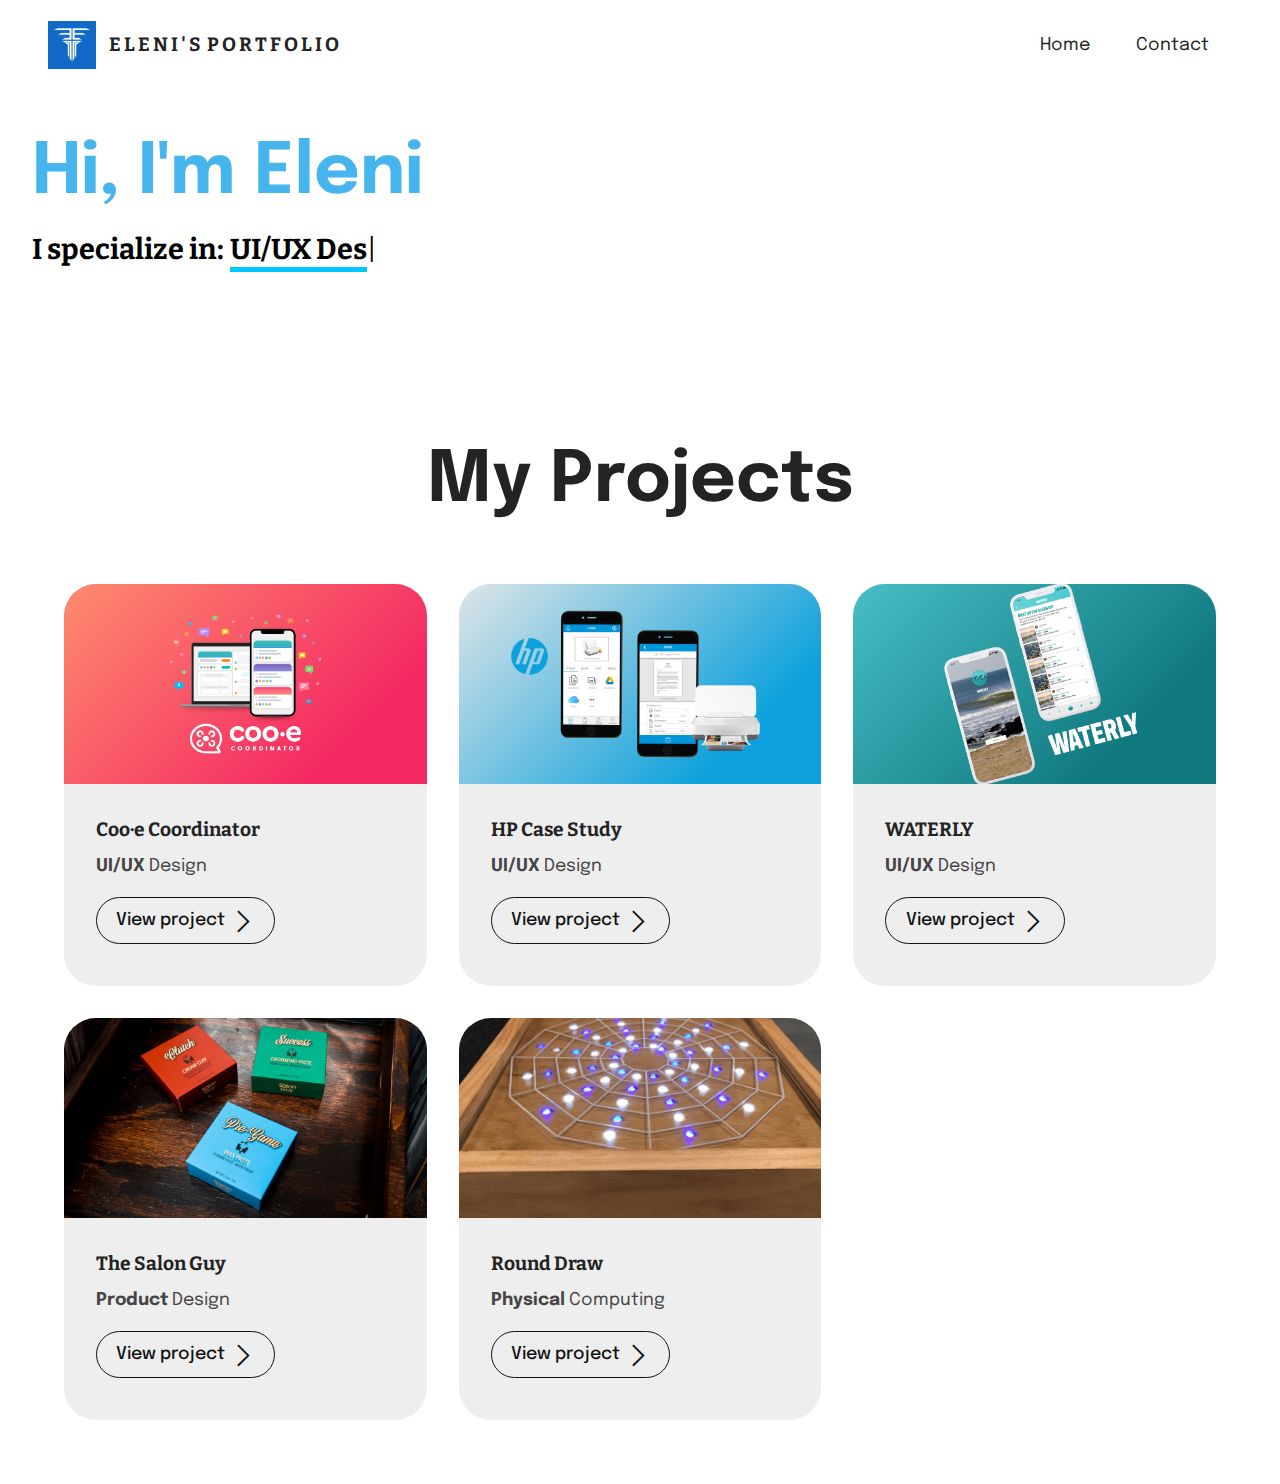
<file: index.html>
<!DOCTYPE html>
<html  >
<head>
  
  <meta charset="UTF-8">
  <meta http-equiv="X-UA-Compatible" content="IE=edge">
  
  <meta name="viewport" content="width=device-width, initial-scale=1, minimum-scale=1">
  <link rel="shortcut icon" href="assets/images/eleni-logo-design-2021.png" type="image/x-icon">
  <meta name="description" content="">
  
  
  <title>Home</title>
  <link rel="stylesheet" href="assets/web/assets/mobirise-icons/mobirise-icons.css">
  <link rel="stylesheet" href="assets/web/assets/mobirise-icons2/mobirise2.css">
  <link rel="stylesheet" href="assets/tether/tether.min.css">
  <link rel="stylesheet" href="assets/bootstrap/css/bootstrap.min.css">
  <link rel="stylesheet" href="assets/bootstrap/css/bootstrap-grid.min.css">
  <link rel="stylesheet" href="assets/bootstrap/css/bootstrap-reboot.min.css">
  <link rel="stylesheet" href="assets/dropdown/css/style.css">
  <link rel="stylesheet" href="assets/socicon/css/styles.css">
  <link rel="stylesheet" href="assets/theme/css/style.css">
  <link rel="preload" href="https://fonts.googleapis.com/css?family=Epilogue:100,200,300,400,500,600,700,800,900,100i,200i,300i,400i,500i,600i,700i,800i,900i&display=swap" as="style" onload="this.onload=null;this.rel='stylesheet'">
  <noscript><link rel="stylesheet" href="https://fonts.googleapis.com/css?family=Epilogue:100,200,300,400,500,600,700,800,900,100i,200i,300i,400i,500i,600i,700i,800i,900i&display=swap"></noscript>
  <link rel="preload" href="https://fonts.googleapis.com/css?family=Bitter:100,200,300,400,500,600,700,800,900,100i,200i,300i,400i,500i,600i,700i,800i,900i&display=swap" as="style" onload="this.onload=null;this.rel='stylesheet'">
  <noscript><link rel="stylesheet" href="https://fonts.googleapis.com/css?family=Bitter:100,200,300,400,500,600,700,800,900,100i,200i,300i,400i,500i,600i,700i,800i,900i&display=swap"></noscript>
  <link rel="preload" as="style" href="assets/mobirise/css/mbr-additional.css"><link rel="stylesheet" href="assets/mobirise/css/mbr-additional.css" type="text/css">
  
  
  
  
</head>
<body>
  
  <section class="menu menu1 cid-s8WN7NjDdJ" once="menu" id="menu1-0">
    

    <nav class="navbar navbar-dropdown navbar-fixed-top navbar-expand-lg">
        <div class="container-fluid">
            <div class="navbar-brand">
                <span class="navbar-logo">
                    <a href="#">
                        <img src="assets/images/eleni-logo-design-2021.png" alt="" style="height: 3rem;">
                    </a>
                </span>
                <span class="navbar-caption-wrap"><a class="navbar-caption text-black text-primary display-7" href="index.html">E L E N I ' S&nbsp; P O R T F O L I O</a></span>
            </div>
            <button class="navbar-toggler" type="button" data-toggle="collapse" data-target="#navbarSupportedContent" aria-controls="navbarNavAltMarkup" aria-expanded="false" aria-label="Toggle navigation">
                <div class="hamburger">
                    <span></span>
                    <span></span>
                    <span></span>
                    <span></span>
                </div>
            </button>
            <div class="collapse navbar-collapse" id="navbarSupportedContent">
                <ul class="navbar-nav nav-dropdown nav-right" data-app-modern-menu="true"><li class="nav-item"><a class="nav-link link text-black display-4" href="index.html" aria-expanded="false">
                            Home</a></li>
                    
                    
                    
                    
                    <li class="nav-item"><a class="nav-link link text-black display-4" href="Contact.html">Contact</a></li></ul>
                
                
            </div>
        </div>
    </nav>
</section>

<section class="extHeader cid-sHCisdr0VA" id="extHeader36-24">

    

    

    <div class="container mbr-white">
        
        
        <h1 class="mbr-section-title mbr-fonts-style mbr-bold pb-2 display-2">Hi, I'm Eleni</h1>
        <div class="typed-text display-5">
            <span class="mbr-text pb-4 mbr-fonts-style mbr-bold display-5">I specialize in:</span>
            <span class="animated-element mbr-bold" data-word1="UI/UX Design" data-word2="Product Design" data-word3="Brand Management" data-word4="Lorem Ipsum" data-word5="Lorem Ipsum" data-speed="65" data-words="3">
            </span>
        </div>
        
    </div>
    
</section>

<section data-bs-version="5" class="team2 cid-sMSc0ghbKW" id="team02-6r">
    
    
    <div class="container">
        <div class="mbr-section-head">
            <h4 class="mbr-section-title align-left mbr-fonts-style mb-0 display-2"><strong>
                My Projects</strong></h4>
            
        </div>
        <div class="row row-bg mt-4">
            
            <div class="item features-image сol-12 col-md-6 col-lg-4 active">
                <div class="item-wrapper">
                    <div class="item-img">
                        <img src="assets/images/splash-screen-21.png" alt="" data-slide-to="0" data-bs-slide-to="0">
                    </div>
                    <div class="item-content">
                        <h5 class="item-title mbr-fonts-style display-7"><strong>Coo·e Coordinator</strong></h5>
                        <h6 class="item-subtitle mbr-fonts-style mt-1 display-4"><strong>UI/UX</strong> Design</h6>
                        
                    </div>
                    <div class="mbr-section-btn item-footer mt-2"><a href="cooe.html" class="btn item-btn btn-black-outline display-4"><span class="mobi-mbri mobi-mbri-arrow-next mbr-iconfont mbr-iconfont-btn"></span>View project</a></div>
                </div>
            </div><div class="item features-image сol-12 col-md-6 col-lg-4">
                <div class="item-wrapper">
                    <div class="item-img">
                        <img src="assets/images/splash-screen-24.png" alt="" data-slide-to="1" data-bs-slide-to="1">
                    </div>
                    <div class="item-content">
                        <h5 class="item-title mbr-fonts-style display-7"><strong>HP Case Study</strong></h5>
                        <h6 class="item-subtitle mbr-fonts-style mt-1 display-4"><strong>UI/UX</strong> Design</h6>
                        
                    </div>
                    <div class="mbr-section-btn item-footer mt-2"><a href="hp.html" class="btn item-btn btn-black-outline display-4"><span class="mobi-mbri mobi-mbri-arrow-next mbr-iconfont mbr-iconfont-btn"></span>View project</a></div>
                </div>
            </div><div class="item features-image сol-12 col-md-6 col-lg-4">
                <div class="item-wrapper">
                    <div class="item-img">
                        <img src="assets/images/splash-screen-3.png" alt="" data-slide-to="2" data-bs-slide-to="2">
                    </div>
                    <div class="item-content">
                        <h5 class="item-title mbr-fonts-style display-7"><strong>WATERLY</strong></h5>
                        <h6 class="item-subtitle mbr-fonts-style mt-1 display-4"><strong>UI/UX</strong> Design</h6>
                        
                    </div>
                    <div class="mbr-section-btn item-footer mt-2"><a href="waterly.html" class="btn item-btn btn-black-outline display-4"><span class="mobi-mbri mobi-mbri-arrow-next mbr-iconfont mbr-iconfont-btn"></span>View project</a></div>
                </div>
            </div>
            <div class="item features-image сol-12 col-md-6 col-lg-4">
                <div class="item-wrapper">
                    <div class="item-img">
                        <img src="assets/images/image-721927072x-1040x693.jpg" data-slide-to="3" data-bs-slide-to="3" alt="">
                    </div>
                    <div class="item-content">
                        <h5 class="item-title mbr-fonts-style display-7"><strong>The Salon Guy</strong></h5>
                        <h6 class="item-subtitle mbr-fonts-style mt-1 display-4"><strong>
                            Product</strong> Design</h6>
                        
                    </div>
                    <div class="mbr-section-btn item-footer mt-2"><a href="hairpastes.html" class="btn item-btn btn-black-outline display-4"><span class="mobi-mbri mobi-mbri-arrow-next mbr-iconfont mbr-iconfont-btn"></span>View project</a></div>
                </div>
            </div><div class="item features-image сol-12 col-md-6 col-lg-4">
                <div class="item-wrapper">
                    <div class="item-img">
                        <img src="assets/images/round-draw-wires-4-798x532.png" data-slide-to="4" data-bs-slide-to="4">
                    </div>
                    <div class="item-content">
                        <h5 class="item-title mbr-fonts-style display-7"><strong>Round Draw</strong></h5>
                        <h6 class="item-subtitle mbr-fonts-style mt-1 display-4"><strong>
                            Physical</strong> Computing</h6>
                        
                    </div>
                    <div class="mbr-section-btn item-footer mt-2"><a href="rounddraw.html" class="btn item-btn btn-black-outline display-4"><span class="mobi-mbri mobi-mbri-arrow-next mbr-iconfont mbr-iconfont-btn"></span>View project</a></div>
                </div>
            </div>

        </div>
    </div>
</section>


<script src="assets/web/assets/jquery/jquery.min.js"></script>
  <script src="assets/popper/popper.min.js"></script>
  <script src="assets/tether/tether.min.js"></script>
  <script src="assets/bootstrap/js/bootstrap.min.js"></script>
  <script src="assets/smoothscroll/smooth-scroll.js"></script>
  <script src="assets/dropdown/js/nav-dropdown.js"></script>
  <script src="assets/dropdown/js/navbar-dropdown.js"></script>
  <script src="assets/touchswipe/jquery.touch-swipe.min.js"></script>
  <script src="assets/typed/typed.min.js"></script>
  <script src="assets/theme/js/script.js"></script>
  
  
  
</body>
</html>
</file>
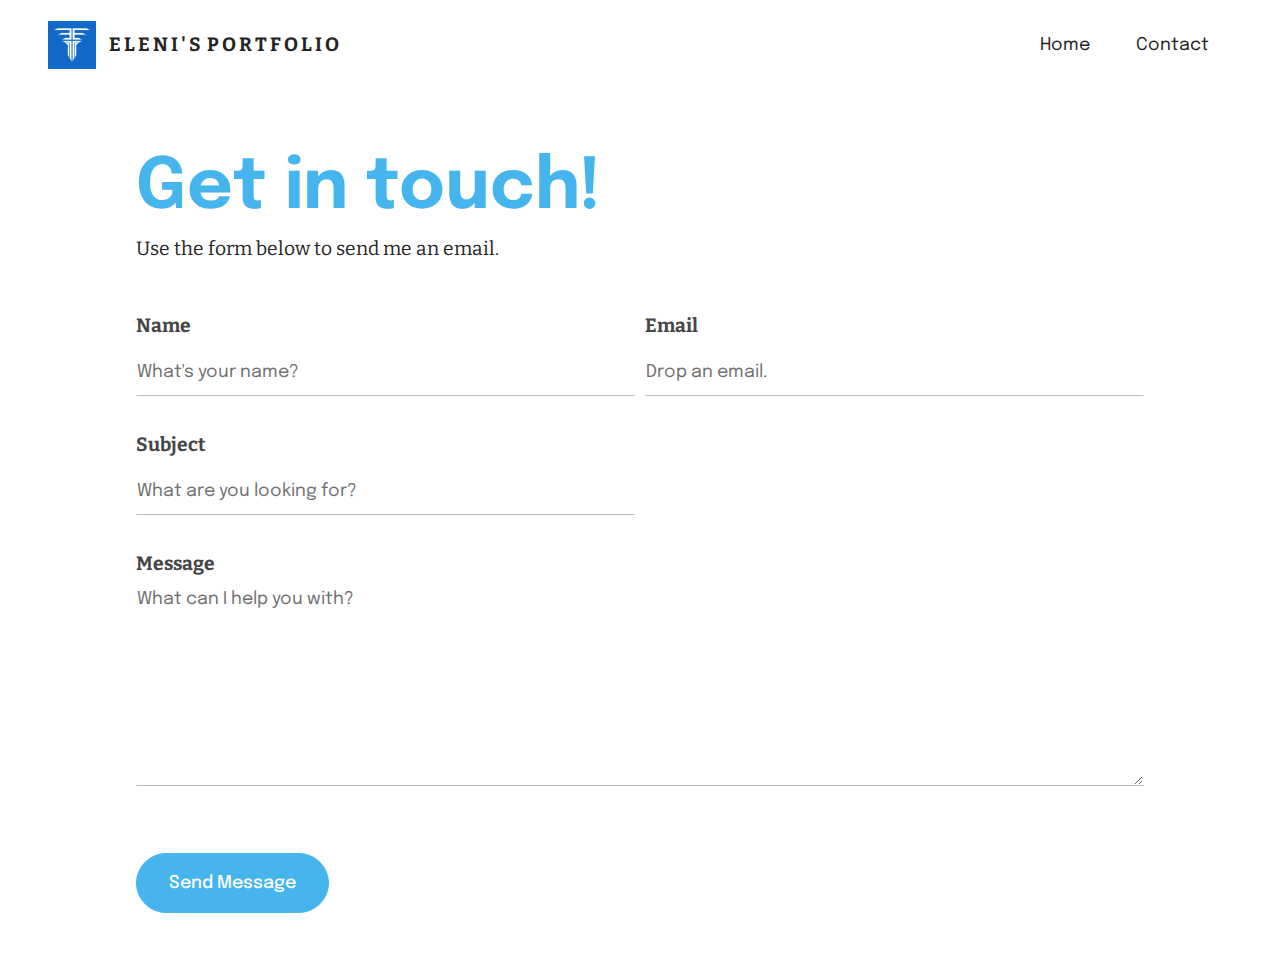
<file: Contact.html>
<!DOCTYPE html>
<html  >
<head>
  
  <meta charset="UTF-8">
  <meta http-equiv="X-UA-Compatible" content="IE=edge">
  
  <meta name="viewport" content="width=device-width, initial-scale=1, minimum-scale=1">
  <link rel="shortcut icon" href="assets/images/eleni-logo-design-2021.png" type="image/x-icon">
  <meta name="description" content="">
  
  
  <title>Contact</title>
  <link rel="stylesheet" href="assets/tether/tether.min.css">
  <link rel="stylesheet" href="assets/bootstrap/css/bootstrap.min.css">
  <link rel="stylesheet" href="assets/bootstrap/css/bootstrap-grid.min.css">
  <link rel="stylesheet" href="assets/bootstrap/css/bootstrap-reboot.min.css">
  <link rel="stylesheet" href="assets/dropdown/css/style.css">
  <link rel="stylesheet" href="assets/formstyler/jquery.formstyler.css">
  <link rel="stylesheet" href="assets/formstyler/jquery.formstyler.theme.css">
  <link rel="stylesheet" href="assets/datepicker/jquery.datetimepicker.min.css">
  <link rel="stylesheet" href="assets/socicon/css/styles.css">
  <link rel="stylesheet" href="assets/theme/css/style.css">
  <link rel="stylesheet" href="assets/recaptcha.css">
  <link rel="preload" href="https://fonts.googleapis.com/css?family=Epilogue:100,200,300,400,500,600,700,800,900,100i,200i,300i,400i,500i,600i,700i,800i,900i&display=swap" as="style" onload="this.onload=null;this.rel='stylesheet'">
  <noscript><link rel="stylesheet" href="https://fonts.googleapis.com/css?family=Epilogue:100,200,300,400,500,600,700,800,900,100i,200i,300i,400i,500i,600i,700i,800i,900i&display=swap"></noscript>
  <link rel="preload" href="https://fonts.googleapis.com/css?family=Bitter:100,200,300,400,500,600,700,800,900,100i,200i,300i,400i,500i,600i,700i,800i,900i&display=swap" as="style" onload="this.onload=null;this.rel='stylesheet'">
  <noscript><link rel="stylesheet" href="https://fonts.googleapis.com/css?family=Bitter:100,200,300,400,500,600,700,800,900,100i,200i,300i,400i,500i,600i,700i,800i,900i&display=swap"></noscript>
  <link rel="preload" as="style" href="assets/mobirise/css/mbr-additional.css"><link rel="stylesheet" href="assets/mobirise/css/mbr-additional.css" type="text/css">
  
  
  
  
</head>
<body>
  
  <section class="menu menu1 cid-s8WN7NjDdJ" once="menu" id="menu1-a">
    

    <nav class="navbar navbar-dropdown navbar-fixed-top navbar-expand-lg">
        <div class="container-fluid">
            <div class="navbar-brand">
                <span class="navbar-logo">
                    <a href="#">
                        <img src="assets/images/eleni-logo-design-2021.png" alt="" style="height: 3rem;">
                    </a>
                </span>
                <span class="navbar-caption-wrap"><a class="navbar-caption text-black text-primary display-7" href="index.html">E L E N I ' S&nbsp; P O R T F O L I O</a></span>
            </div>
            <button class="navbar-toggler" type="button" data-toggle="collapse" data-target="#navbarSupportedContent" aria-controls="navbarNavAltMarkup" aria-expanded="false" aria-label="Toggle navigation">
                <div class="hamburger">
                    <span></span>
                    <span></span>
                    <span></span>
                    <span></span>
                </div>
            </button>
            <div class="collapse navbar-collapse" id="navbarSupportedContent">
                <ul class="navbar-nav nav-dropdown nav-right" data-app-modern-menu="true"><li class="nav-item"><a class="nav-link link text-black display-4" href="index.html" aria-expanded="false">
                            Home</a></li>
                    
                    
                    
                    
                    <li class="nav-item"><a class="nav-link link text-black display-4" href="Contact.html">Contact</a></li></ul>
                
                
            </div>
        </div>
    </nav>
</section>

<section class="form1 cid-sBupYTLQg6" id="form01-g">
    
    
    <div class="container">
        <div class="row">
            <div class="col-lg-10 mx-auto mbr-form" data-form-type="formoid">
                <!--Formbuilder Form-->
                <form action="https://mobirise.eu/" method="POST" class="mbr-form form-with-styler" data-form-title="Form Name"><input type="hidden" name="email" data-form-email="true" value="jnF8NamDy0NDncKDizD8YX4rLbqt36iURxR/oIAbbwrtRn0192GyMA2HCNWXKvdPzGPj8hsudV3M5Ui3MeVXl/pdqc1/o/h2w1etMRJmPVsLxZJVGTOxAR6vJktRaoyd.cFG+EEe7NZzEuHzMBBdImIfYzcjRU8klA3zcmEbuWNiuHOPHmydjDGG6z670IlUeGuXMQx0+RmbnoiUjETD6/jBwr4kNxgwjyR/JE6ARZXXujYDCO0SMLNqgORydEjPl">
                    <div class="form-row">
                        <div hidden="hidden" data-form-alert="" class="alert alert-success col-12">Thank you for reaching out! I will get back to you soon!</div>
                        <div hidden="hidden" data-form-alert-danger="" class="alert alert-danger col-12">Oops...! some
                            problem!</div>
                    </div>
                    <div class="dragArea form-row">
                        <div class="col-lg-12 col-md-12 col-sm-12">
                            <h4 class="mbr-fonts-style align-left display-2"><strong>Get in touch!</strong></h4>
                        </div>
                        <div class="col-lg-12 col-md-12 col-sm-12">
                            <p class="mbr-fonts-style align-left display-7">Use the form below to send
                                me an email.</p>
                        </div>
                        <div data-for="name" class="col-lg-6 col-md-12 col-sm-12 form-group">
                            <label for="name-form01-g" class="form-control-label mbr-fonts-style display-7"><strong>Name</strong></label>
                            <input type="text" name="name" placeholder="What's your name?" data-form-field="name" class="form-control display-7" value="" id="name-form01-g">
                        </div>
                        
                        <div data-for="email" class="col-lg-6 col-md-12 col-sm-12 form-group">
                            <label for="email-form01-g" class="form-control-label mbr-fonts-style display-7"><strong>Email</strong></label>
                            <input type="email" name="email" placeholder="Drop an email." data-form-field="email" class="form-control display-7" value="" id="email-form01-g">
                        </div>
                        <div data-for="subject" class="col-lg-6 col-md-12 col-sm-12 form-group" style="">
                            <label for="subject-form01-g" class="form-control-label mbr-fonts-style display-7"><strong>Subject</strong></label>
                            <input type="text" name="subject" placeholder="What are you looking for?" data-form-field="subject" class="form-control display-7" value="" id="subject-form01-g">
                        </div>
                        <div class="col-lg-12 col-md-12 col-sm-12 form-group" data-for="message">
                            <label for="message-form01-g" class="form-control-label mbr-fonts-style display-7"><strong>Message</strong></label>
                            <textarea name="message" placeholder="What can I help you with?" data-form-field="message" class="form-control display-7" id="message-form01-g"></textarea>
                        </div>
                        <div class="col-auto"><button type="submit" class="btn btn-info display-4">Send Message</button></div>
                    </div>
                </form>
                <!--Formbuilder Form-->
            </div>
        </div>
    </div>
</section>


<script src="assets/web/assets/jquery/jquery.min.js"></script>
  <script src="assets/popper/popper.min.js"></script>
  <script src="assets/tether/tether.min.js"></script>
  <script src="assets/bootstrap/js/bootstrap.min.js"></script>
  <script src="assets/smoothscroll/smooth-scroll.js"></script>
  <script src="assets/dropdown/js/nav-dropdown.js"></script>
  <script src="assets/dropdown/js/navbar-dropdown.js"></script>
  <script src="assets/touchswipe/jquery.touch-swipe.min.js"></script>
  <script src="assets/formstyler/jquery.formstyler.js"></script>
  <script src="assets/formstyler/jquery.formstyler.min.js"></script>
  <script src="assets/datepicker/jquery.datetimepicker.full.js"></script>
  <script src="assets/theme/js/script.js"></script>
  <script src="assets/formoid.min.js"></script>
  
  
  
</body>
</html>
</file>
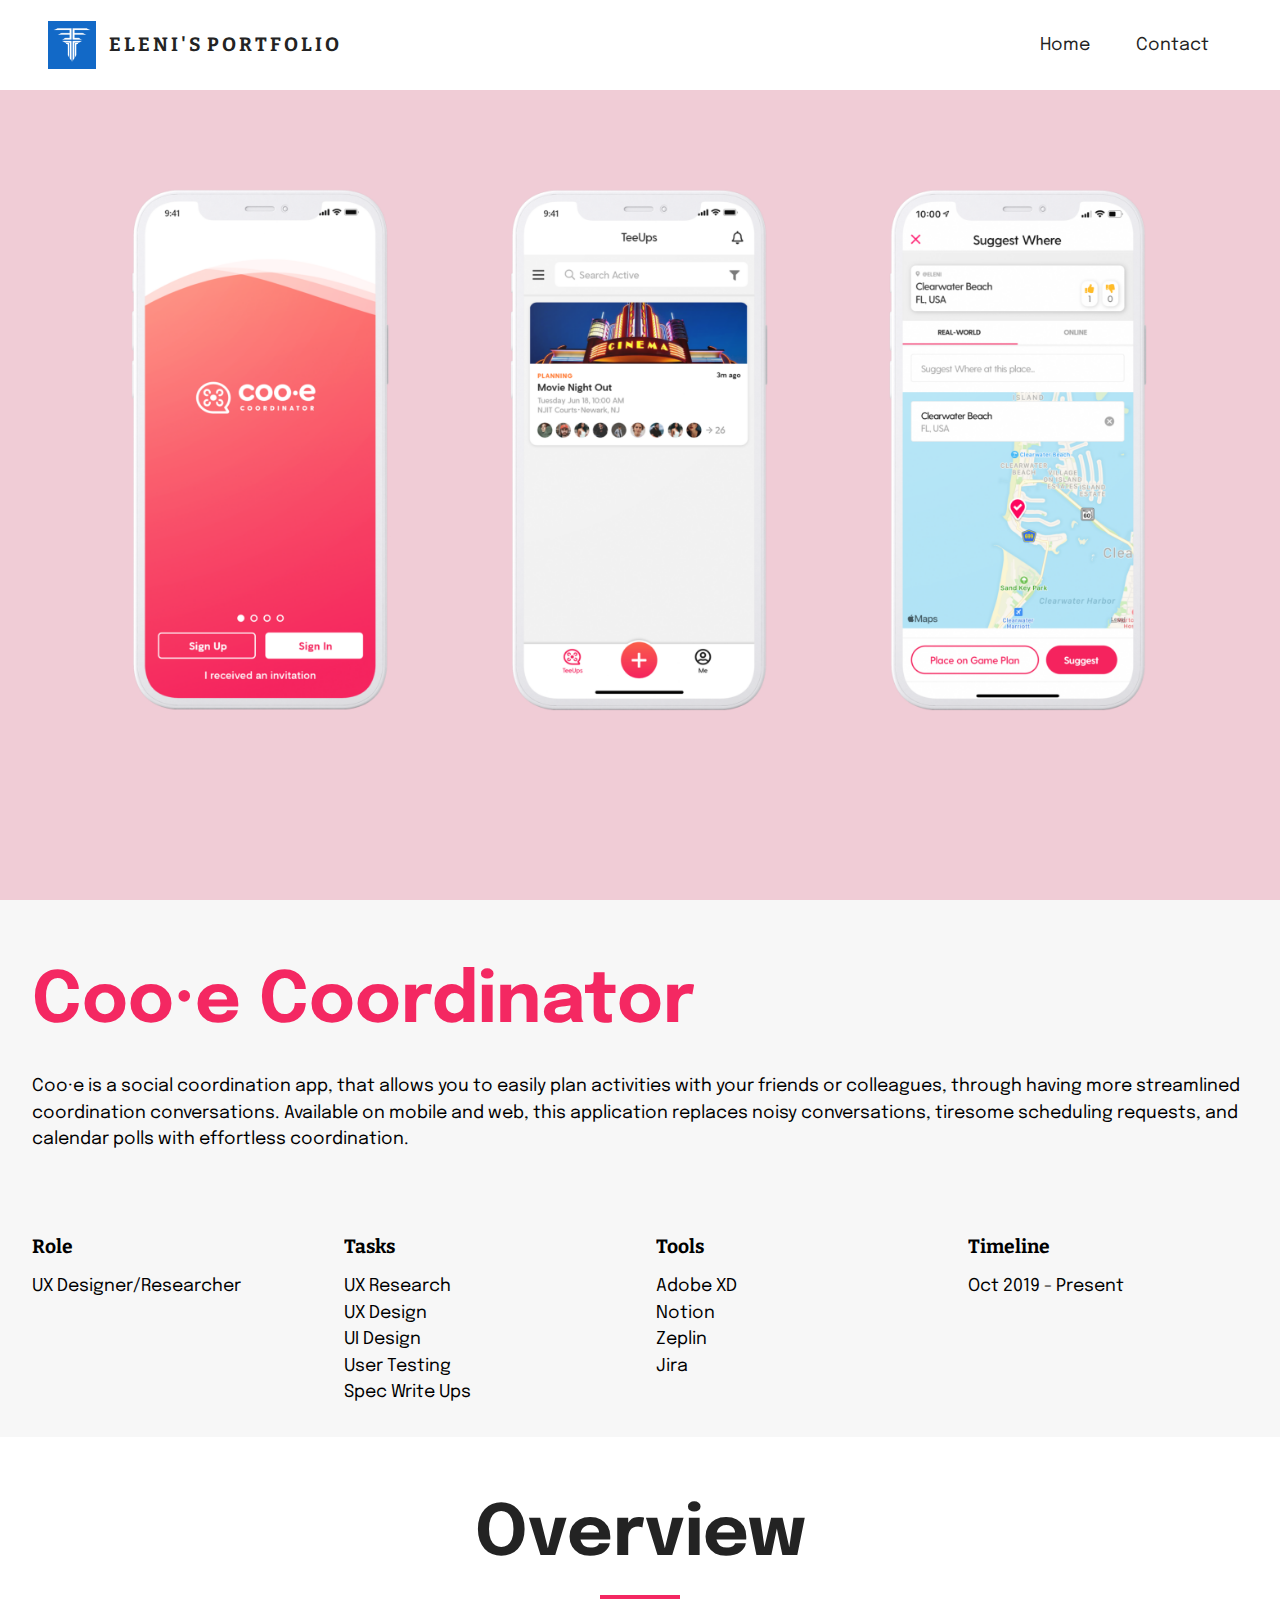
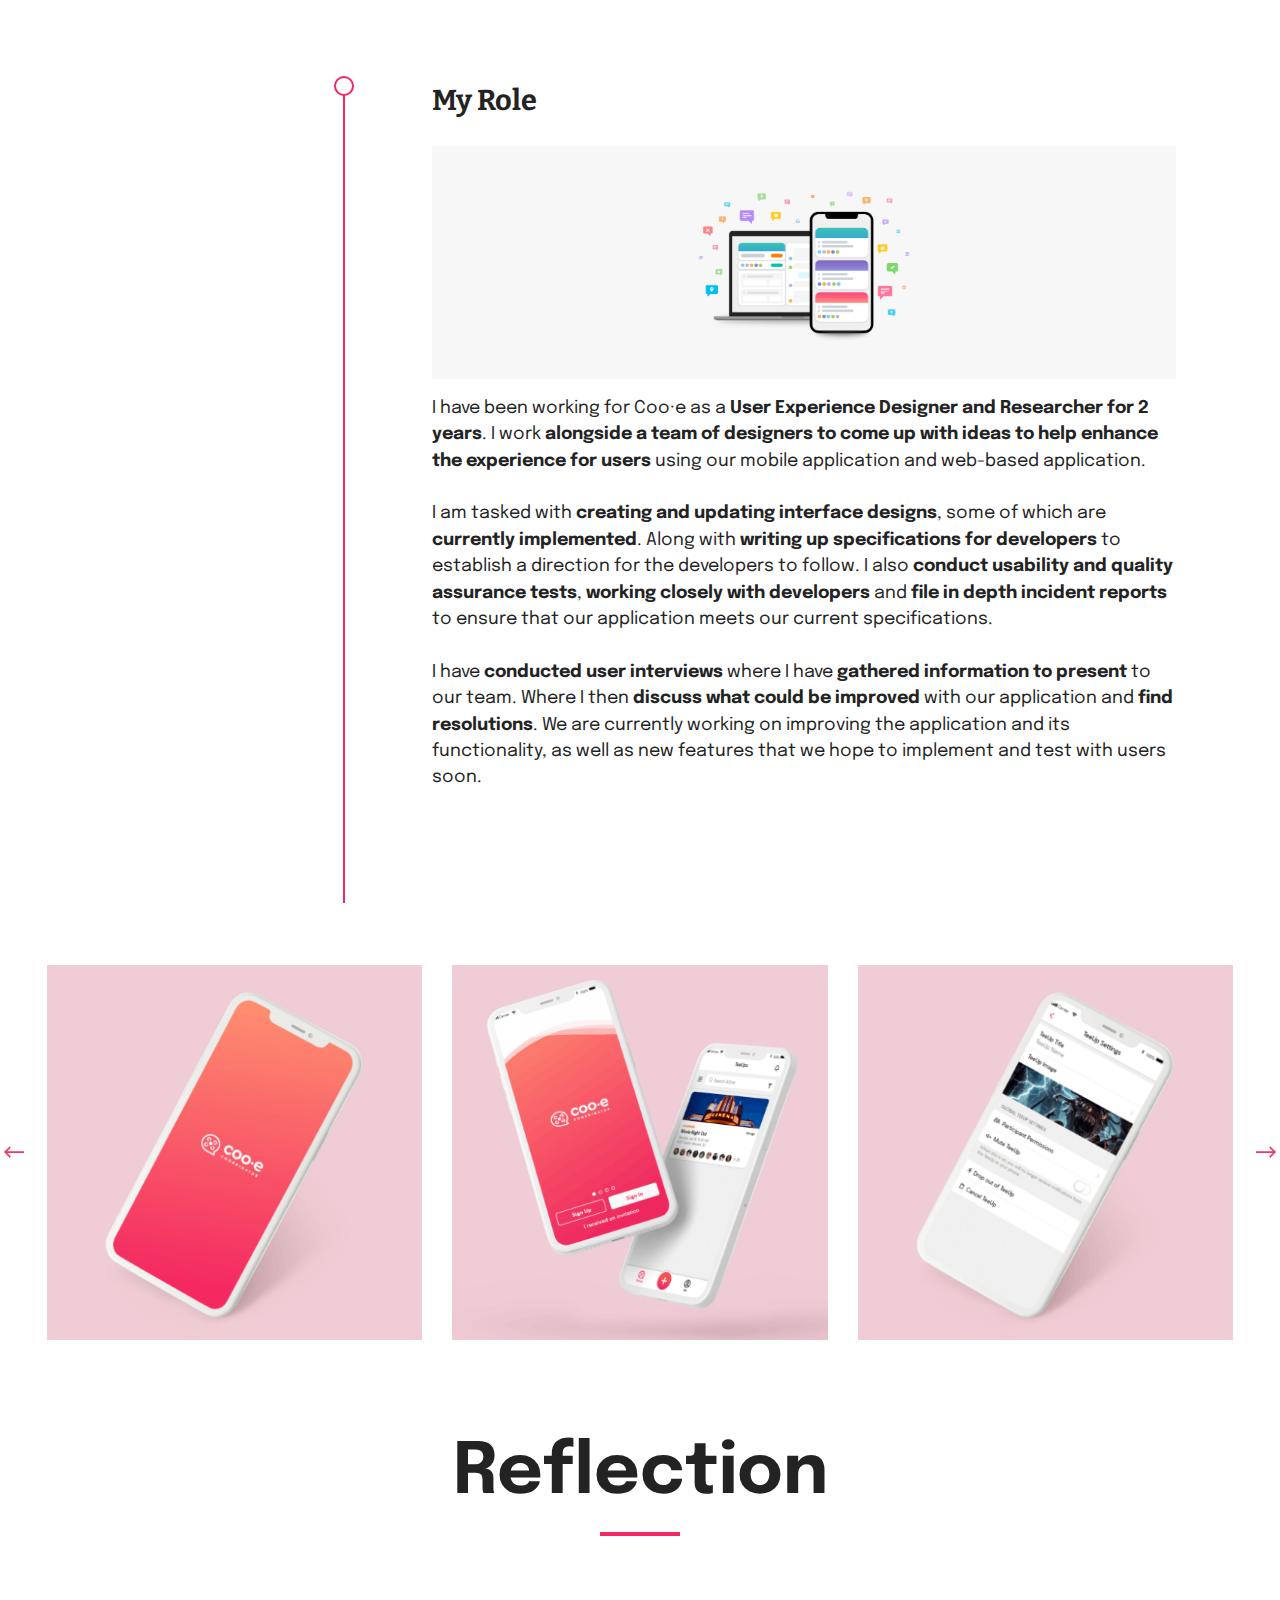
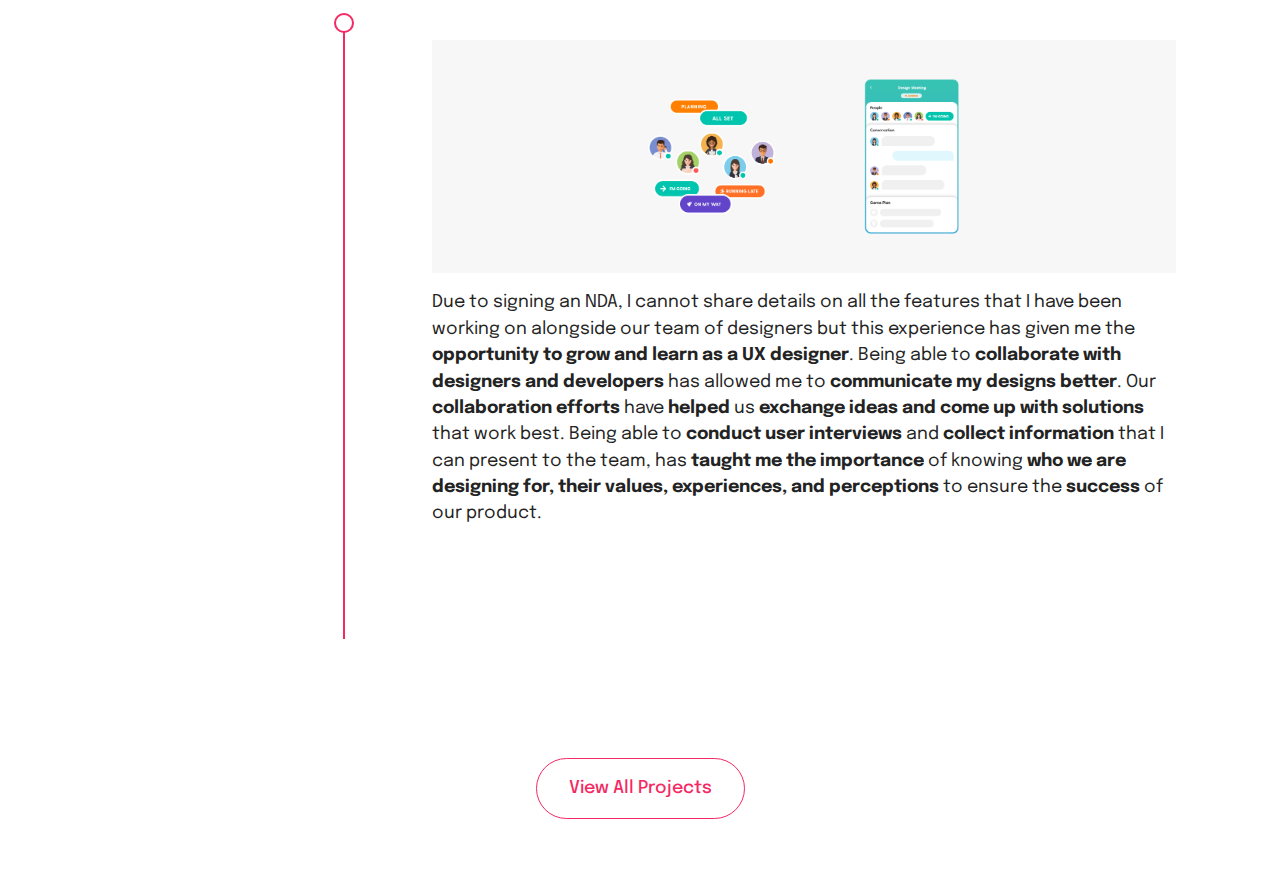
<file: cooe.html>
<!DOCTYPE html>
<html  >
<head>
  
  <meta charset="UTF-8">
  <meta http-equiv="X-UA-Compatible" content="IE=edge">
  
  <meta name="viewport" content="width=device-width, initial-scale=1, minimum-scale=1">
  <link rel="shortcut icon" href="assets/images/eleni-logo-design-2021.png" type="image/x-icon">
  <meta name="description" content="">
  
  
  <title>COOE</title>
  <link rel="stylesheet" href="assets/web/assets/mobirise-icons2/mobirise2.css">
  <link rel="stylesheet" href="assets/FontAwesome/css/font-awesome.css">
  <link rel="stylesheet" href="assets/tether/tether.min.css">
  <link rel="stylesheet" href="assets/bootstrap/css/bootstrap.min.css">
  <link rel="stylesheet" href="assets/bootstrap/css/bootstrap-grid.min.css">
  <link rel="stylesheet" href="assets/bootstrap/css/bootstrap-reboot.min.css">
  <link rel="stylesheet" href="assets/dropdown/css/style.css">
  <link rel="stylesheet" href="assets/socicon/css/styles.css">
  <link rel="stylesheet" href="assets/theme/css/style.css">
  <link rel="preload" href="https://fonts.googleapis.com/css?family=Epilogue:100,200,300,400,500,600,700,800,900,100i,200i,300i,400i,500i,600i,700i,800i,900i&display=swap" as="style" onload="this.onload=null;this.rel='stylesheet'">
  <noscript><link rel="stylesheet" href="https://fonts.googleapis.com/css?family=Epilogue:100,200,300,400,500,600,700,800,900,100i,200i,300i,400i,500i,600i,700i,800i,900i&display=swap"></noscript>
  <link rel="preload" href="https://fonts.googleapis.com/css?family=Bitter:100,200,300,400,500,600,700,800,900,100i,200i,300i,400i,500i,600i,700i,800i,900i&display=swap" as="style" onload="this.onload=null;this.rel='stylesheet'">
  <noscript><link rel="stylesheet" href="https://fonts.googleapis.com/css?family=Bitter:100,200,300,400,500,600,700,800,900,100i,200i,300i,400i,500i,600i,700i,800i,900i&display=swap"></noscript>
  <link rel="preload" as="style" href="assets/mobirise/css/mbr-additional.css"><link rel="stylesheet" href="assets/mobirise/css/mbr-additional.css" type="text/css">
  
  
  
  
</head>
<body>
  
  <section class="menu menu1 cid-s8WN7NjDdJ" once="menu" id="menu1-u">
    

    <nav class="navbar navbar-dropdown navbar-fixed-top navbar-expand-lg">
        <div class="container-fluid">
            <div class="navbar-brand">
                <span class="navbar-logo">
                    <a href="#">
                        <img src="assets/images/eleni-logo-design-2021.png" alt="" style="height: 3rem;">
                    </a>
                </span>
                <span class="navbar-caption-wrap"><a class="navbar-caption text-black text-primary display-7" href="index.html">E L E N I ' S&nbsp; P O R T F O L I O</a></span>
            </div>
            <button class="navbar-toggler" type="button" data-toggle="collapse" data-target="#navbarSupportedContent" aria-controls="navbarNavAltMarkup" aria-expanded="false" aria-label="Toggle navigation">
                <div class="hamburger">
                    <span></span>
                    <span></span>
                    <span></span>
                    <span></span>
                </div>
            </button>
            <div class="collapse navbar-collapse" id="navbarSupportedContent">
                <ul class="navbar-nav nav-dropdown nav-right" data-app-modern-menu="true"><li class="nav-item"><a class="nav-link link text-black display-4" href="index.html" aria-expanded="false">
                            Home</a></li>
                    
                    
                    
                    
                    <li class="nav-item"><a class="nav-link link text-black display-4" href="Contact.html">Contact</a></li></ul>
                
                
            </div>
        </div>
    </nav>
</section>

<section class="image1 woodm4_image1 cid-sOjWZ0DTcs mbr-fullscreen" id="image01-7o">

    

    

    <div class="container">
    </div>
</section>

<section class="content6 cid-sOH6HkuYaJ" id="content06-7v">
    
    <div class="container">
        <div class="row justify-content-center">
            <div class="col-md-12 col-lg-12">
                <h3 class="mbr-section-title mbr-fonts-style mb-4 display-2"><strong>Coo·e Coordinator</strong></h3>
                
                <p class="mbr-text mbr-fonts-style display-4">Coo·e is a social coordination app, that allows you to easily plan activities with your friends or colleagues, through having more streamlined coordination conversations.&nbsp;Available on mobile and web, this application replaces noisy conversations, tiresome scheduling requests, and calendar polls with effortless coordination. <br></p>
            </div>
        </div>
    </div>
</section>

<section class="features4 cid-sOH6zSEzox" id="features04-7u">
    
    
    <div class="container">
        <div class="row">
            
        </div>
        <div class="row">
            <div class="card col-12 col-md-6 col-lg-3">
                <div class="card-wrapper md-pb">
                    <div class="card-box align-left">
                        
                        <h5 class="card-title mbr-fonts-style display-7"><strong>Role</strong></h5>
                        <p class="card-text mbr-fonts-style display-4">UX Designer/Researcher</p>
                    </div>
                </div>
            </div>
            <div class="card col-12 col-md-6 col-lg-3">
                <div class="card-wrapper md-pb">
                    <div class="card-box align-left">
                        
                        <h5 class="card-title mbr-fonts-style display-7"><strong>
                            </strong><strong>Tasks</strong></h5>
                        <p class="card-text mbr-fonts-style display-4">UX Research
<br>UX Design
<br>UI Design
<br>User Testing<br>Spec Write Ups</p>
                    </div>
                </div>
            </div>
            <div class="card col-12 col-md-6 col-lg-3">
                <div class="card-wrapper md-pb">
                    <div class="card-box align-left">
                        
                        <h5 class="card-title mbr-fonts-style display-7"><strong>Tools</strong></h5>
                        <p class="card-text mbr-fonts-style display-4">Adobe XD
<br>Notion
<br>Zeplin
<br>Jira</p>
                    </div>
                </div>
            </div>
            <div class="card col-12 col-md-6 col-lg-3">
                <div class="card-wrapper">
                    <div class="card-box align-left">
                        
                        <h5 class="card-title mbr-fonts-style display-7"><strong>Timeline</strong></h5>
                        <p class="card-text mbr-fonts-style display-4">Oct 2019 - Present</p>
                    </div>
                </div>
            </div>
        </div>
    </div>
</section>

<section class="extTimeline cid-sQRWPm1rEM" id="extTimeline1-9l">

    

    

    <div class="container-fluid align-center">
        <h2 class="mbr-section-title mbr-fonts-style mbr-bold display-2">
            Overview</h2>
        <div class="underline align-center pb-3">
            <div class="line"></div>
        </div>
        

        <div class="container timelines-container pt-4" mbri-timelines="">
            <!--1-->
            <div class="row timeline-element first-separline">
                <div class="timeline-date-panel col-xs-12 col-md-3 align-left">
                    <div class="time-line-date-content">
                        
                    </div>
                </div>
                <span class="iconBackground"></span>
                <div class="col-xs-12 col-md-9">
                    <div class="timeline-text-content">
                        <h4 class="mbr-timeline-title pb-3 mbr-fonts-style display-5"><strong>My Role</strong></h4>
                        <div class="mbr-figure pb-3">
                            <img src="assets/images/cooe-header-4.png" alt="" title="">
                        </div>
                        <p class="mbr-timeline-text mbr-fonts-style display-4">I have been working for Coo·e as a <strong>User Experience Designer and Researcher for 2 years</strong>. I work <strong>alongside a team of designers to come up with ideas to help enhance the experience for users</strong> using our mobile application and web-based application.
<br>
<br>I am tasked with <strong>creating and updating interface designs</strong>, some of which are <strong>currently implemented</strong>. Along with <strong>writing up specifications for developers</strong> to establish a direction for the developers to follow. I also <strong>conduct usability and quality assurance tests</strong>, <strong>working closely with developers</strong> and<strong> file in depth incident reports </strong>to ensure that our application meets our current specifications.
<br>
<br>I have<strong> conducted user interviews</strong> where I have <strong>gathered information to present</strong> to our team. Where I then <strong>discuss what could be improved</strong> with our application and<strong> find resolutions</strong>. We are currently working on improving the application and its functionality, as well as new features that we hope to implement and test with users soon.</p>
                    </div>
                </div>
            </div>
            <!--2-->
            
            <!--3-->
            
            <!--4-->
            
            <!--5-->
            
            <!--6-->
            
            <!--7-->
            
            <!--8-->
            
            <!--9-->
            
            <!--10-->
            
            <!--11-->
            
            <!--12-->
            
        </div>
    </div>
</section>

<section class="slider1 clients cid-sLMHJcLs4A" data-interval="false" id="slider1-3r">

    


    

    

    <div class="container">
        <div class="carousel slide" role="listbox" data-pause="true" data-keyboard="false" data-ride="false" data-interval="false">
            
            <div class="slider-clients">
                <div class="carousel-inner" data-visible="3">
                    
                    
                    
                    
                    
                <div class="carousel-item">
                        <div class="media-container-row">
                            <div class="slider__item col-md-12">
                                <div class="wrap-img">
                                    <div class="slider__image">
                                        <img src="assets/images/0102x-500x500.png" alt="" title="">
                                    </div>
                                    
                                </div>
                            </div>
                        </div>
                    </div><div class="carousel-item">
                        <div class="media-container-row">
                            <div class="slider__item col-md-12">
                                <div class="wrap-img">
                                    <div class="slider__image">
                                        <img src="assets/images/0092x-500x500.png" alt="" title="">
                                    </div>
                                    
                                </div>
                            </div>
                        </div>
                    </div><div class="carousel-item">
                        <div class="media-container-row">
                            <div class="slider__item col-md-12">
                                <div class="wrap-img">
                                    <div class="slider__image">
                                        <img src="assets/images/0112x-500x500.png" alt="" title="">
                                    </div>
                                    
                                </div>
                            </div>
                        </div>
                    </div><div class="carousel-item">
                        <div class="media-container-row">
                            <div class="slider__item col-md-12">
                                <div class="wrap-img">
                                    <div class="slider__image">
                                        <img src="assets/images/0122x-500x500.png" alt="" title="">
                                    </div>
                                    
                                </div>
                            </div>
                        </div>
                    </div><div class="carousel-item">
                        <div class="media-container-row">
                            <div class="slider__item col-md-12">
                                <div class="wrap-img">
                                    <div class="slider__image">
                                        <img src="assets/images/0132x-500x500.png" alt="" title="">
                                    </div>
                                    
                                </div>
                            </div>
                        </div>
                    </div><div class="carousel-item">
                        <div class="media-container-row">
                            <div class="slider__item col-md-12">
                                <div class="wrap-img">
                                    <div class="slider__image">
                                        <img src="assets/images/0142x-500x500.png" alt="" title="">
                                    </div>
                                    
                                </div>
                            </div>
                        </div>
                    </div><div class="carousel-item">
                        <div class="media-container-row">
                            <div class="slider__item col-md-12">
                                <div class="wrap-img">
                                    <div class="slider__image">
                                        <img src="assets/images/0152x-500x500.png" alt="" title="">
                                    </div>
                                    
                                </div>
                            </div>
                        </div>
                    </div></div>
            </div>
            <div class="carousel-controls">
                <a data-app-prevent-settings="" class="carousel-control carousel-control-prev" role="button" data-slide="prev">
                    <span aria-hidden="true" class="mbr-iconfont mobi-mbri-left mobi-mbri"></span>
                    <span class="sr-only">Previous</span>
                </a>
                <a data-app-prevent-settings="" class="carousel-control carousel-control-next" role="button" data-slide="next">
                    <span aria-hidden="true" class="mbr-iconfont mobi-mbri-right mobi-mbri"></span>
                    <span class="sr-only">Next</span>
                </a>
            </div>
        </div>
    </div>
</section>

<section class="extTimeline cid-sQRW2IvClm" id="extTimeline1-9k">

    

    

    <div class="container-fluid align-center">
        <h2 class="mbr-section-title mbr-fonts-style mbr-bold display-2">
            Reflection</h2>
        <div class="underline align-center pb-3">
            <div class="line"></div>
        </div>
        

        <div class="container timelines-container pt-4" mbri-timelines="">
            <!--1-->
            <div class="row timeline-element first-separline">
                <div class="timeline-date-panel col-xs-12 col-md-3 align-left">
                    <div class="time-line-date-content">
                        
                    </div>
                </div>
                <span class="iconBackground"></span>
                <div class="col-xs-12 col-md-9">
                    <div class="timeline-text-content">
                        <h4 class="mbr-timeline-title pb-3 mbr-fonts-style display-5"><strong></strong></h4>
                        <div class="mbr-figure pb-3">
                            <img src="assets/images/cooe-header-6.png" alt="" title="">
                        </div>
                        <p class="mbr-timeline-text mbr-fonts-style display-4">
                            Due to signing an NDA, I cannot share details on all the features that I have been working on alongside our team of designers but this experience has given me the<strong> opportunity to grow and learn as a UX designer</strong>. Being able to <strong>collaborate with designers and developers</strong> has allowed me to <strong>communicate my designs better</strong>. Our <strong>collaboration efforts</strong> have<strong> helped</strong> us <strong>exchange ideas and come up with solutions</strong> that work best. Being able to<strong> conduct user interviews</strong> and<strong> collect information </strong>that I can present to the team, has <strong>taught me the importance</strong> of knowing <strong>who we are designing for,</strong> <strong>their values, experiences, and perceptions</strong> to ensure the <strong>success</strong> of our product.</p>
                    </div>
                </div>
            </div>
            <!--2-->
            
            <!--3-->
            
            <!--4-->
            
            <!--5-->
            
            <!--6-->
            
            <!--7-->
            
            <!--8-->
            
            <!--9-->
            
            <!--10-->
            
            <!--11-->
            
            <!--12-->
            
        </div>
    </div>
</section>

<section class="info1 cid-sQRTUWUsCZ" id="info01-9j">
    
    
    <div class="container">
        <div class="row justify-content-center">
            <div class="col-12 col-lg-12">
                
                
                
                <div class="mbr-section-btn mt-3"><a class="btn btn-lg btn-primary-outline display-4" href="index.html">View All Projects</a></div>
            </div>
        </div>
    </div>
</section>


<script src="assets/web/assets/jquery/jquery.min.js"></script>
  <script src="assets/popper/popper.min.js"></script>
  <script src="assets/tether/tether.min.js"></script>
  <script src="assets/bootstrap/js/bootstrap.min.js"></script>
  <script src="assets/smoothscroll/smooth-scroll.js"></script>
  <script src="assets/bootstrapcarouselswipe/bootstrap-carousel-swipe.js"></script>
  <script src="assets/mbr-clients-slider/mbr-clients-slider.js"></script>
  <script src="assets/dropdown/js/nav-dropdown.js"></script>
  <script src="assets/dropdown/js/navbar-dropdown.js"></script>
  <script src="assets/touchswipe/jquery.touch-swipe.min.js"></script>
  <script src="assets/theme/js/script.js"></script>
  
  
  
</body>
</html>
</file>
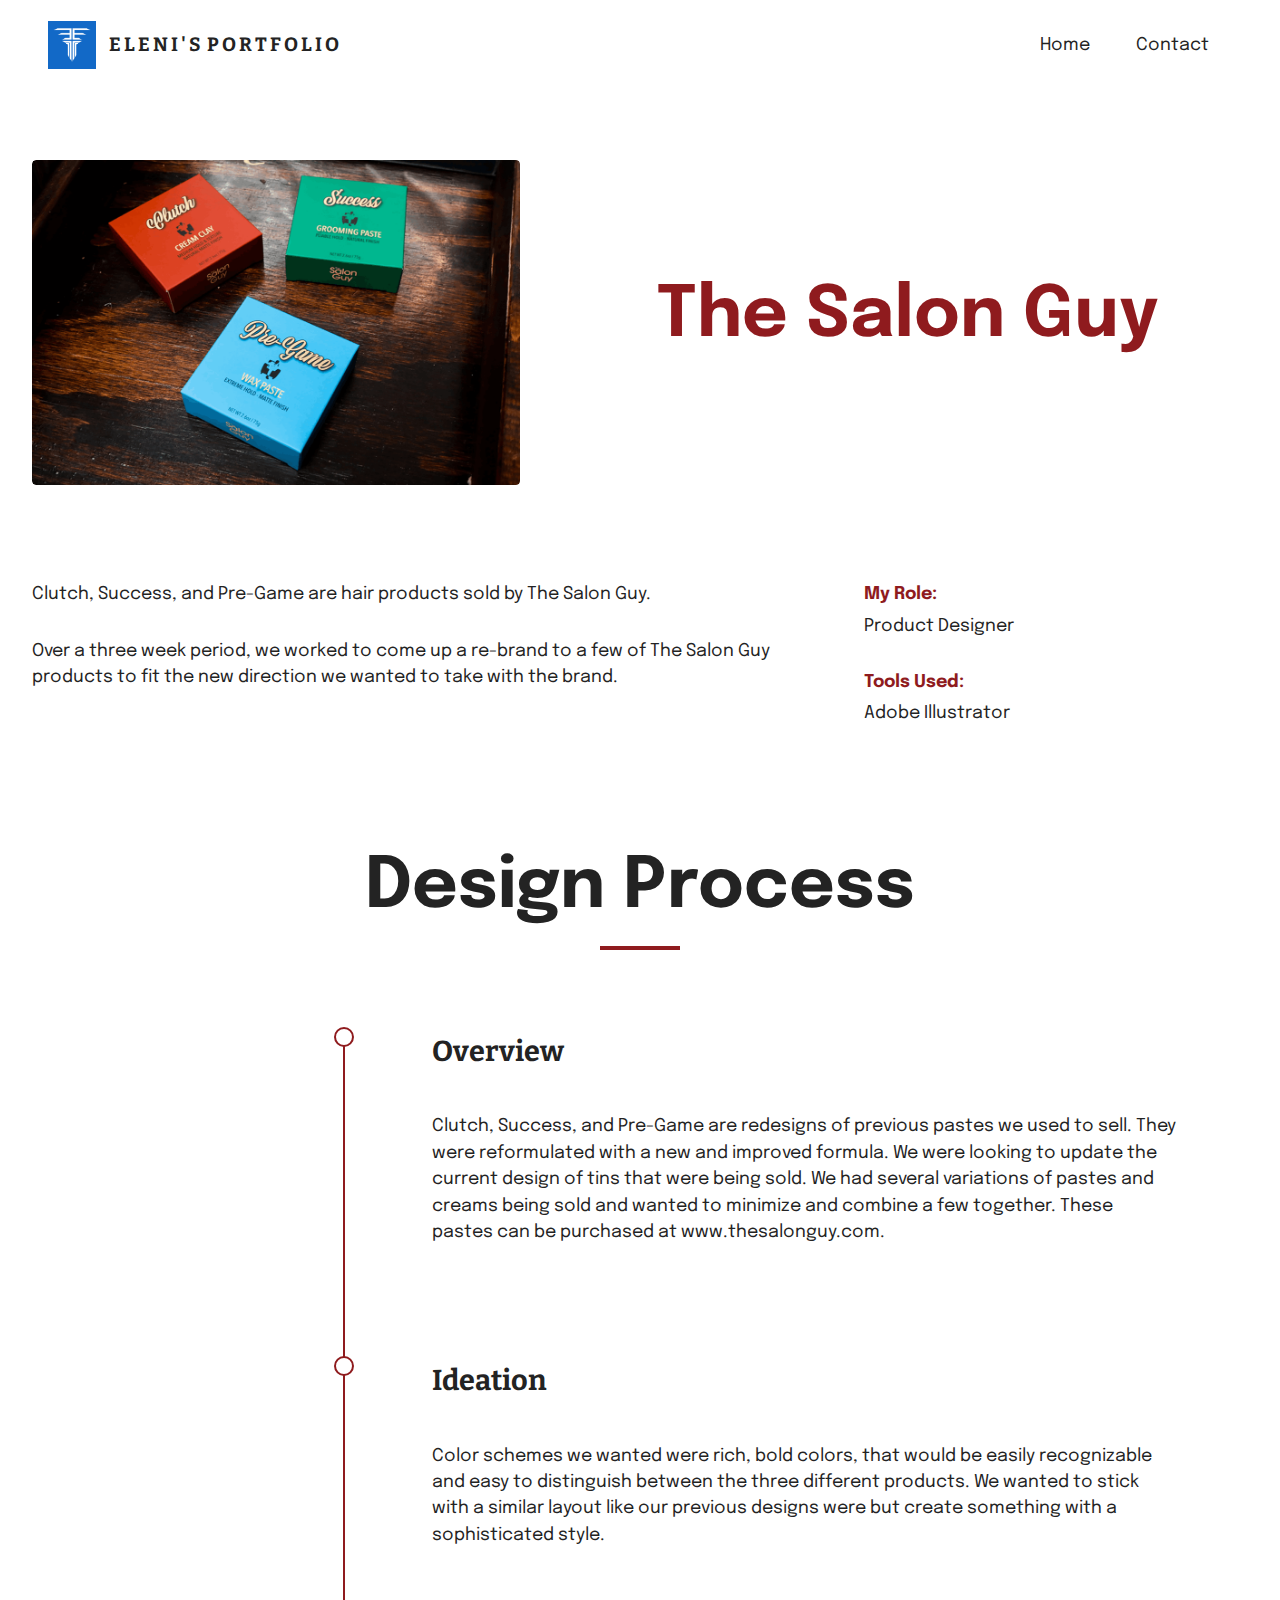
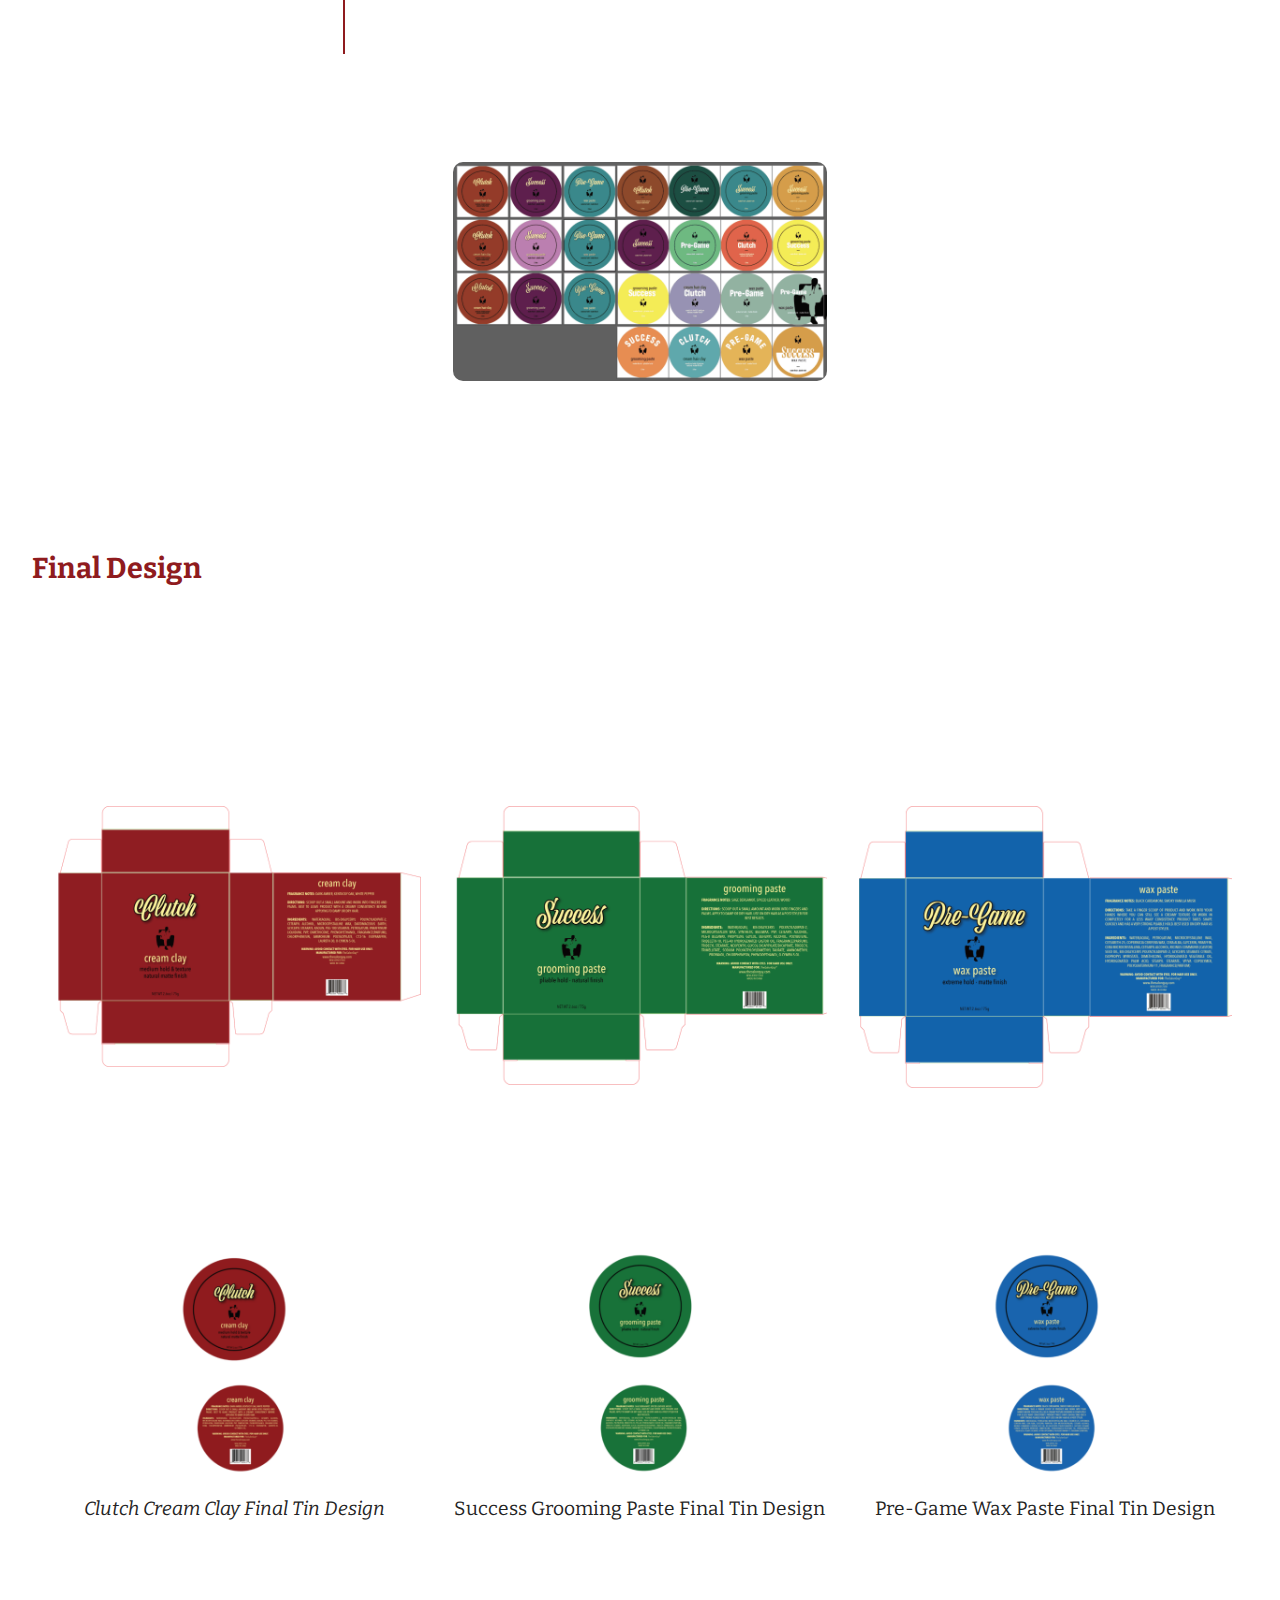
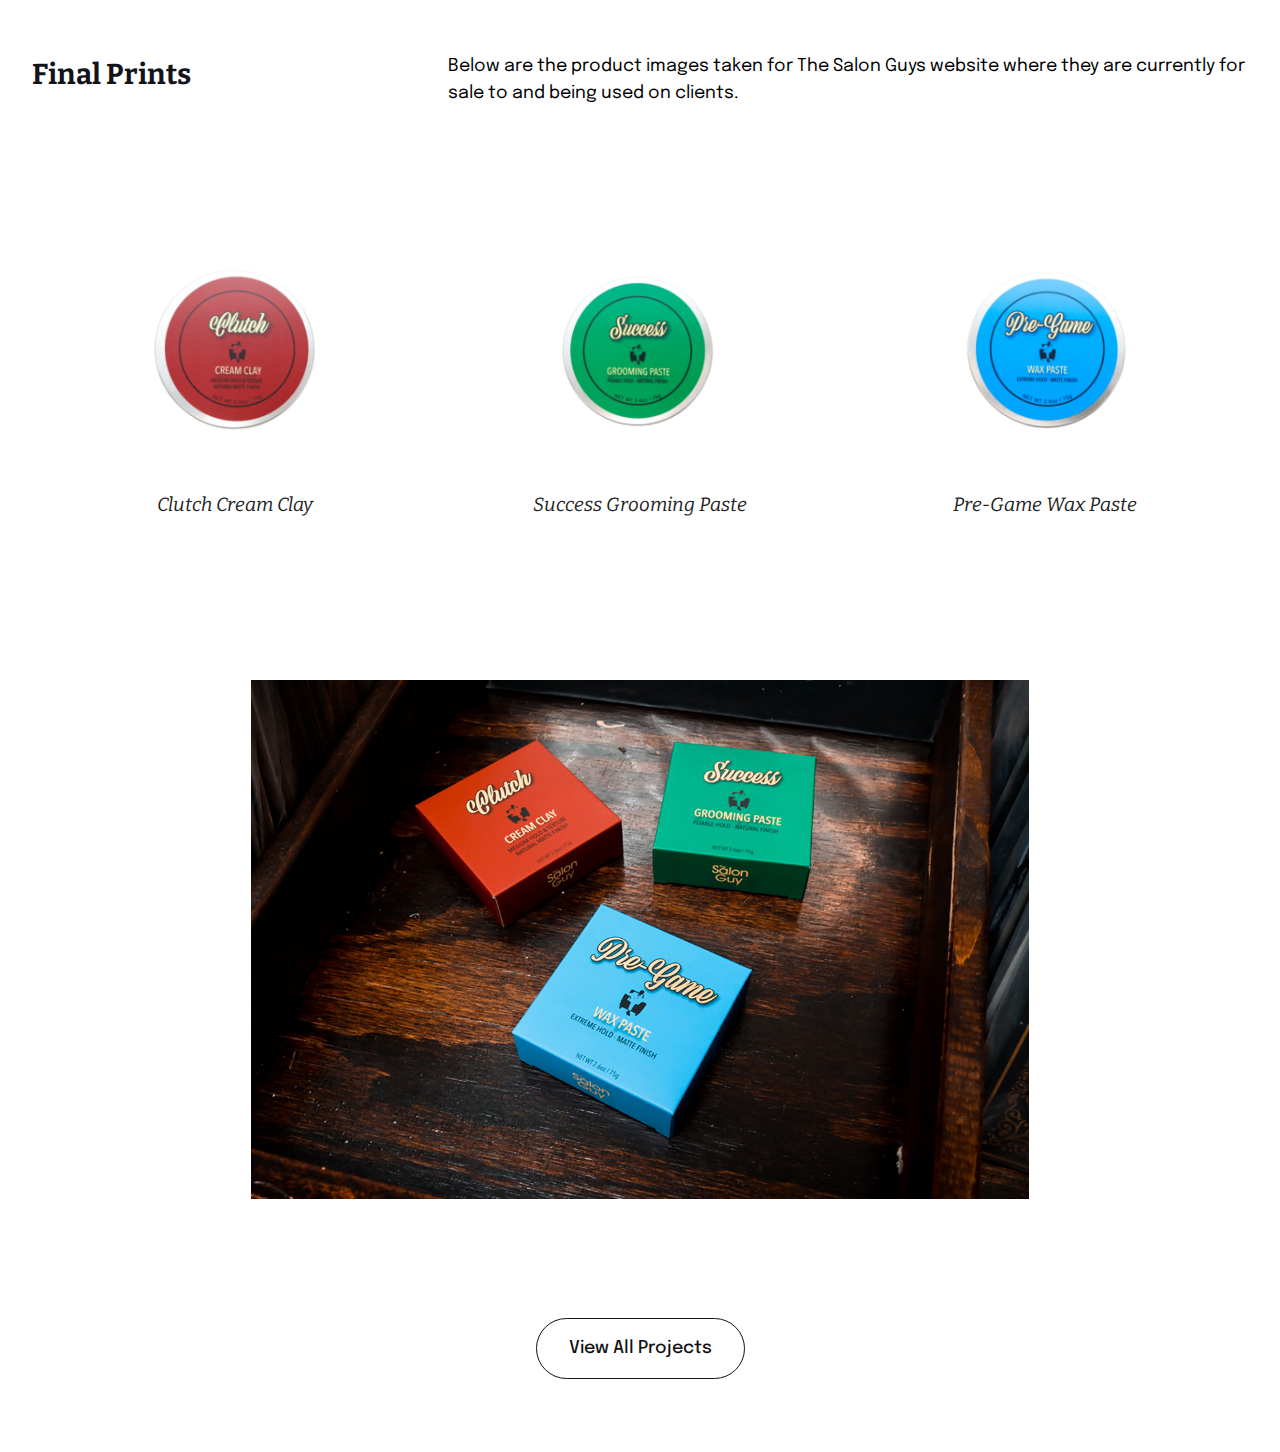
<file: hairpastes.html>
<!DOCTYPE html>
<html  >
<head>
  
  <meta charset="UTF-8">
  <meta http-equiv="X-UA-Compatible" content="IE=edge">
  
  <meta name="viewport" content="width=device-width, initial-scale=1, minimum-scale=1">
  <link rel="shortcut icon" href="assets/images/eleni-logo-design-2021.png" type="image/x-icon">
  <meta name="description" content="">
  
  
  <title>THESALONGUY HAIR PASTES</title>
  <link rel="stylesheet" href="assets/web/assets/mobirise-icons2/mobirise2.css">
  <link rel="stylesheet" href="assets/tether/tether.min.css">
  <link rel="stylesheet" href="assets/bootstrap/css/bootstrap.min.css">
  <link rel="stylesheet" href="assets/bootstrap/css/bootstrap-grid.min.css">
  <link rel="stylesheet" href="assets/bootstrap/css/bootstrap-reboot.min.css">
  <link rel="stylesheet" href="assets/dropdown/css/style.css">
  <link rel="stylesheet" href="assets/socicon/css/styles.css">
  <link rel="stylesheet" href="assets/theme/css/style.css">
  <link rel="preload" href="https://fonts.googleapis.com/css?family=Epilogue:100,200,300,400,500,600,700,800,900,100i,200i,300i,400i,500i,600i,700i,800i,900i&display=swap" as="style" onload="this.onload=null;this.rel='stylesheet'">
  <noscript><link rel="stylesheet" href="https://fonts.googleapis.com/css?family=Epilogue:100,200,300,400,500,600,700,800,900,100i,200i,300i,400i,500i,600i,700i,800i,900i&display=swap"></noscript>
  <link rel="preload" href="https://fonts.googleapis.com/css?family=Bitter:100,200,300,400,500,600,700,800,900,100i,200i,300i,400i,500i,600i,700i,800i,900i&display=swap" as="style" onload="this.onload=null;this.rel='stylesheet'">
  <noscript><link rel="stylesheet" href="https://fonts.googleapis.com/css?family=Bitter:100,200,300,400,500,600,700,800,900,100i,200i,300i,400i,500i,600i,700i,800i,900i&display=swap"></noscript>
  <link rel="preload" as="style" href="assets/mobirise/css/mbr-additional.css"><link rel="stylesheet" href="assets/mobirise/css/mbr-additional.css" type="text/css">
  
  
  
  
</head>
<body>
  
  <section class="menu menu1 cid-s8WN7NjDdJ" once="menu" id="menu1-y">
    

    <nav class="navbar navbar-dropdown navbar-fixed-top navbar-expand-lg">
        <div class="container-fluid">
            <div class="navbar-brand">
                <span class="navbar-logo">
                    <a href="#">
                        <img src="assets/images/eleni-logo-design-2021.png" alt="" style="height: 3rem;">
                    </a>
                </span>
                <span class="navbar-caption-wrap"><a class="navbar-caption text-black text-primary display-7" href="index.html">E L E N I ' S&nbsp; P O R T F O L I O</a></span>
            </div>
            <button class="navbar-toggler" type="button" data-toggle="collapse" data-target="#navbarSupportedContent" aria-controls="navbarNavAltMarkup" aria-expanded="false" aria-label="Toggle navigation">
                <div class="hamburger">
                    <span></span>
                    <span></span>
                    <span></span>
                    <span></span>
                </div>
            </button>
            <div class="collapse navbar-collapse" id="navbarSupportedContent">
                <ul class="navbar-nav nav-dropdown nav-right" data-app-modern-menu="true"><li class="nav-item"><a class="nav-link link text-black display-4" href="index.html" aria-expanded="false">
                            Home</a></li>
                    
                    
                    
                    
                    <li class="nav-item"><a class="nav-link link text-black display-4" href="Contact.html">Contact</a></li></ul>
                
                
            </div>
        </div>
    </nav>
</section>

<section class="content3 cid-sMOhP2ZuZm" id="content3-5g">
    

    
    
    <div class="container">
        <div class="content-wrapper">
            <div class="row align-items-center">
                <div class="col-12 col-lg-5">
                    <div class="image-wrapper">
                        <img src="assets/images/splash-screen-4-1076x717.png" alt="">
                        
                    </div>
                </div>
                <div class="col-lg-1 d-none d-lg-block"></div>
                <div class="col-12 col-lg">
                    <div class="text-wrapper">
                        
                        <h5 class="item-title mbr-fonts-style display-2"><strong>The Salon Guy</strong></h5>
                        
                        
                    
                    </div>
                </div>
            </div>
        </div>
    </div>
</section>

<section class="article2 cid-sNbzGHEAAU" id="article2-79">

    

    
    <div class="container">
        <div class="row justify-content-center">
                       
            
                    
            <div class="col-12 col-lg-8">
                <div class="align-left">
                    <p class="mbr-text mbr-fonts-style display-4">Clutch, Success, and Pre-Game are hair products sold by The Salon Guy. </p>

                    <p class="mbr-text mbr-fonts-style display-4">Over a three week period, we worked to come up a re-brand to a few of The Salon Guy products to fit the new direction we wanted to take with the brand.</p>
                </div>
            </div>
                            
            <div class="col-12 col-lg-4">
                <div class="align-left">
                    <h4 class="card-title mbr-fonts-style display-4"><strong>
                        My Role:</strong></h4>

                    <p class="mbr-text desc mbr-fonts-style display-4">
                        Product Designer</p>

                    <h4 class="card-title mbr-fonts-style display-4"><strong>                       
                        Tools Used:</strong></h4>

                    <p class="mbr-text desc mbr-fonts-style display-4">Adobe Illustrator<br></p>

                </div>
            </div>
        </div>
    </div>
</section>

<section class="extTimeline cid-sQSyOeiN6w" id="extTimeline1-9w">

    

    

    <div class="container-fluid align-center">
        <h2 class="mbr-section-title mbr-fonts-style mbr-bold display-2">
            Design Process</h2>
        <div class="underline align-center pb-3">
            <div class="line"></div>
        </div>
        

        <div class="container timelines-container pt-4" mbri-timelines="">
            <!--1-->
            <div class="row timeline-element first-separline separline">
                <div class="timeline-date-panel col-xs-12 col-md-3 align-left">
                    <div class="time-line-date-content">
                        
                    </div>
                </div>
                <span class="iconBackground"></span>
                <div class="col-xs-12 col-md-9">
                    <div class="timeline-text-content">
                        <h4 class="mbr-timeline-title pb-3 mbr-fonts-style display-5"><strong>Overview</strong></h4>
                        <div class="mbr-figure pb-3">
                        </div>
                        <p class="mbr-timeline-text mbr-fonts-style display-4">
                            Clutch, Success, and Pre-Game are redesigns of previous pastes we used to sell. They were reformulated with a new and improved formula. We were looking to update the current design of tins that were being sold. We had several variations of pastes and creams being sold and wanted to minimize and combine a few together. These pastes can be purchased at www.thesalonguy.com.
                        </p>
                    </div>
                </div>
            </div>
            <!--2-->
            <div class="row timeline-element ">
                <div class="timeline-date-panel col-xs-12 col-md-3 align-left">
                    <div class="time-line-date-content">
                        
                    </div>
                </div>
                <span class="iconBackground"></span>
                <div class="col-xs-12 col-md-9">
                    <div class="timeline-text-content">
                        <h4 class="mbr-timeline-title pb-3 mbr-fonts-style display-5"><strong>Ideation</strong></h4>
                        <div class="mbr-figure pb-3">
                        </div>
                        <p class="mbr-timeline-text mbr-fonts-style display-4">Color schemes we wanted were rich, bold colors, that would be easily recognizable and easy to distinguish between the three different products. We wanted to stick with a similar layout like our previous designs were but create something with a sophisticated style.</p>
                    </div>
                </div>
            </div>
            <!--3-->
            
            <!--4-->
            
            <!--5-->
            
            <!--6-->
            
            <!--7-->
            
            <!--8-->
            
            <!--9-->
            
            <!--10-->
            
            <!--11-->
            
            <!--12-->
            
        </div>
    </div>
</section>

<section class="features12 cid-sJkkhmWuxh" id="features12-3a">

    

    
    <div class="container-fluid">
        
        
        
        <div class="row justify-content-center align-items-start pt-5">
            <div class="card px-3 py-4 col-12 col-md-6 col-lg-4">
                <div class="card-wrapper flip-card">
                    <div class="card-img">
                        <img src="assets/images/screen-shot-2021-09-17-at-10.46.52-pm-798x468.png" alt="">
                        
                    </div>
                    
                </div>
            </div>
            

            

            

            

            
        </div>
    </div>
</section>

<section class="content5 cid-sMOfGyAQM8" id="content05-5d">
    
    
    <div class="container">
        <div class="row justify-content-center">

            <div class="col-12 col-md-12 col-lg-4">
                <h2 class="mbr-title align-left mbr-fonts-style mb-5 display-5"><strong>Final Design</strong></h2>
            </div>

            <div class="col-12 col-md-12 col-lg-8 md-pb text-white">
                <div class="text-wrapper">
                    
                    
                    
                </div>
            </div>

        </div>
    </div>
</section>

<section class="features12 cid-sJkjpZQbF8" id="features12-37">

    

    
    <div class="container-fluid">
        
        
        
        <div class="row justify-content-center align-items-start pt-5">
            <div class="card px-3 py-4 col-12 col-md-6 col-lg-4">
                <div class="card-wrapper flip-card">
                    <div class="card-img">
                        <img src="assets/images/final-salonguy-box-design-clutch2x-798x558.png" alt="">
                        
                    </div>
                    
                </div>
            </div>
            <div class="card px-3 py-4 col-12 col-md-6 col-lg-4">
                <div class="card-wrapper flip-card">
                    <div class="card-img">
                        <img src="assets/images/final-salonguy-box-design-success2x-798x595.png" alt="">
                        
                    </div>
                    
                </div>
            </div>

            <div class="card px-3 py-4 col-12 col-md-6 col-lg-4">
                <div class="card-wrapper flip-card">
                    <div class="card-img">
                        <img src="assets/images/final-salonguy-box-design2x-798x602.png" alt="">
                        
                    </div>
                    
                </div>
            </div>

            

            

            
        </div>
    </div>
</section>

<section class="features12 cid-sInWZuK5WF" id="features12-2l">

    

    
    <div class="container-fluid">
        
        
        
        <div class="row justify-content-center align-items-start pt-5">
            <div class="card px-3 py-4 col-12 col-md-6 col-lg-4">
                <div class="card-wrapper flip-card">
                    <div class="card-img">
                        <img src="assets/images/tsg-pastes-5-798x532.png" alt="">
                        
                    </div>
                    <div class="card-box">
                        <p class="mbr-card-text mbr-fonts-style align-center display-7"><em>Clutch Cream Clay Final Tin Design</em></p>
                        
                    </div>
                </div>
            </div>
            <div class="card px-3 py-4 col-12 col-md-6 col-lg-4">
                <div class="card-wrapper flip-card">
                    <div class="card-img">
                        <img src="assets/images/tsg-pastes-6-798x532.png" alt="">
                        
                    </div>
                    <div class="card-box">
                        <p class="mbr-card-text mbr-fonts-style align-center display-7">Success Grooming Paste Final Tin Design<br></p>
                        
                    </div>
                </div>
            </div>

            <div class="card px-3 py-4 col-12 col-md-6 col-lg-4">
                <div class="card-wrapper flip-card">
                    <div class="card-img">
                        <img src="assets/images/tsg-pastes-7-798x532.png" alt="">
                        
                    </div>
                    <div class="card-box">
                        <p class="mbr-card-text mbr-fonts-style align-center display-7">Pre-Game Wax Paste Final Tin Design<br></p>
                        
                    </div>
                </div>
            </div>

            

            

            
        </div>
    </div>
</section>

<section class="content5 cid-sMOhjdhS4e" id="content05-5f">
    
    
    <div class="container">
        <div class="row justify-content-center">

            <div class="col-12 col-md-12 col-lg-4">
                <h2 class="mbr-title align-left mbr-fonts-style mb-5 display-5"><strong>Final Prints</strong></h2>
            </div>

            <div class="col-12 col-md-12 col-lg-8 md-pb text-white">
                <div class="text-wrapper">
                    
                    <p class="mbr-text mbr-fonts-style align-left mb-5 display-4">Below are the product images taken for The Salon Guys website where they are currently for sale to and being used on clients.&nbsp;</p>
                    
                </div>
            </div>

        </div>
    </div>
</section>

<section class="features12 cid-sInTAaZvr6" id="features12-2j">

    

    
    <div class="container-fluid">
        
        
        
        <div class="row justify-content-center align-items-start pt-5">
            <div class="card px-3 py-4 col-12 col-md-6 col-lg-4">
                <div class="card-wrapper flip-card">
                    <div class="card-img">
                        <img src="assets/images/tsg-pastes2-798x532.png" alt="">
                        
                    </div>
                    <div class="card-box">
                        <p class="mbr-card-text mbr-fonts-style align-center display-7"><em>Clutch Cream Clay</em></p>
                        
                    </div>
                </div>
            </div>
            <div class="card px-3 py-4 col-12 col-md-6 col-lg-4">
                <div class="card-wrapper flip-card">
                    <div class="card-img">
                        <img src="assets/images/tsg-pastes-798x532.png" alt="">
                        
                    </div>
                    <div class="card-box">
                        <p class="mbr-card-text mbr-fonts-style align-center display-7"><em>
                            Success Grooming Paste</em></p>
                        
                    </div>
                </div>
            </div>

            <div class="card px-3 py-4 col-12 col-md-6 col-lg-4">
                <div class="card-wrapper flip-card">
                    <div class="card-img">
                        <img src="assets/images/tsg-pastes3-798x532.png" alt="">
                        
                    </div>
                    <div class="card-box">
                        <p class="mbr-card-text mbr-fonts-style align-center display-7"><em>Pre-Game Wax Paste</em></p>
                        
                    </div>
                </div>
            </div>

            

            

            
        </div>
    </div>
</section>

<section class="content4 cid-sNbBsdJVEP" id="image2-7c">

    

    <figure class="mbr-figure container">
            <div class="image-block" style="width: 64%;">
                <img src="assets/images/image-721927072x-2400x1600.jpg" width="1400" alt="">
            </div>
    </figure>
</section>

<section class="info1 cid-sQSvY8zMg9" id="info01-9t">
    
    
    <div class="container">
        <div class="row justify-content-center">
            <div class="col-12 col-lg-12">
                
                
                
                <div class="mbr-section-btn mt-3"><a class="btn btn-lg btn-black-outline display-4" href="index.html">View All Projects</a></div>
            </div>
        </div>
    </div>
</section>


<script src="assets/web/assets/jquery/jquery.min.js"></script>
  <script src="assets/popper/popper.min.js"></script>
  <script src="assets/tether/tether.min.js"></script>
  <script src="assets/bootstrap/js/bootstrap.min.js"></script>
  <script src="assets/smoothscroll/smooth-scroll.js"></script>
  <script src="assets/dropdown/js/nav-dropdown.js"></script>
  <script src="assets/dropdown/js/navbar-dropdown.js"></script>
  <script src="assets/touchswipe/jquery.touch-swipe.min.js"></script>
  <script src="assets/theme/js/script.js"></script>
  
  
  
</body>
</html>
</file>
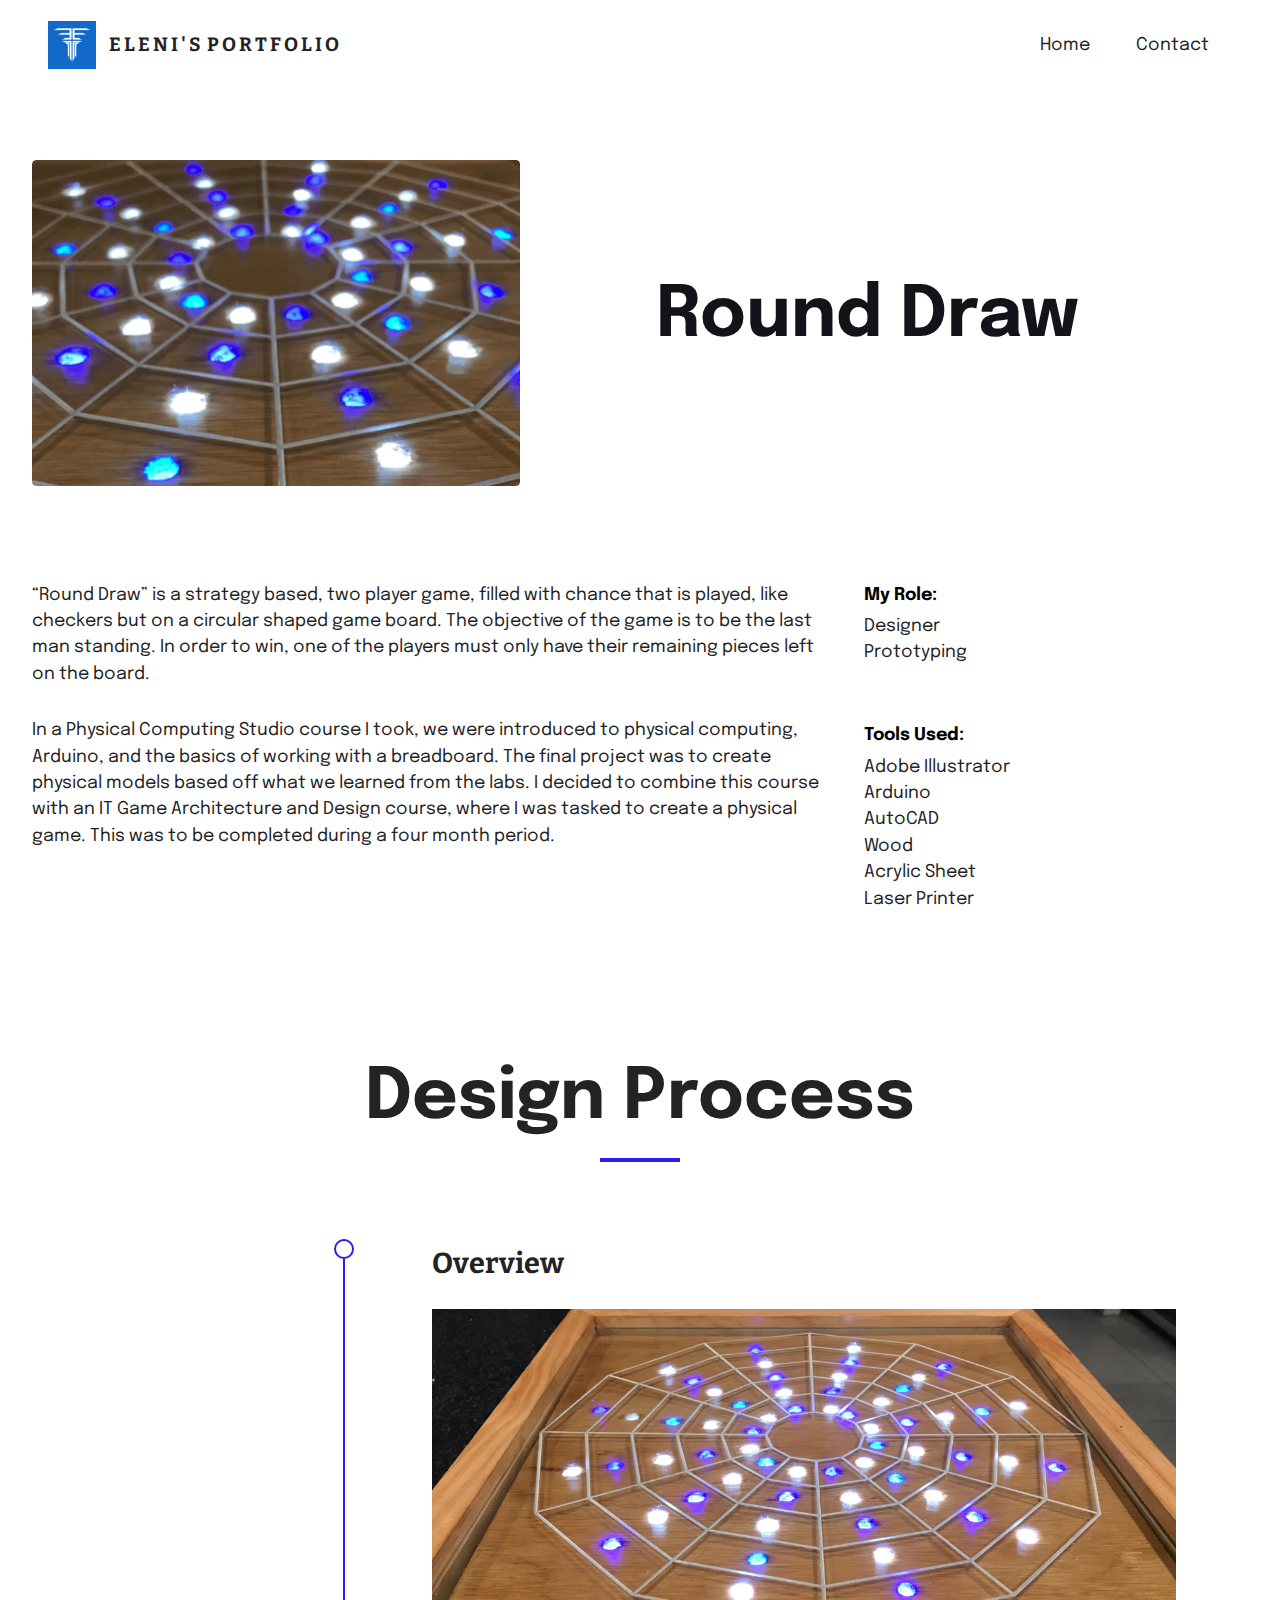
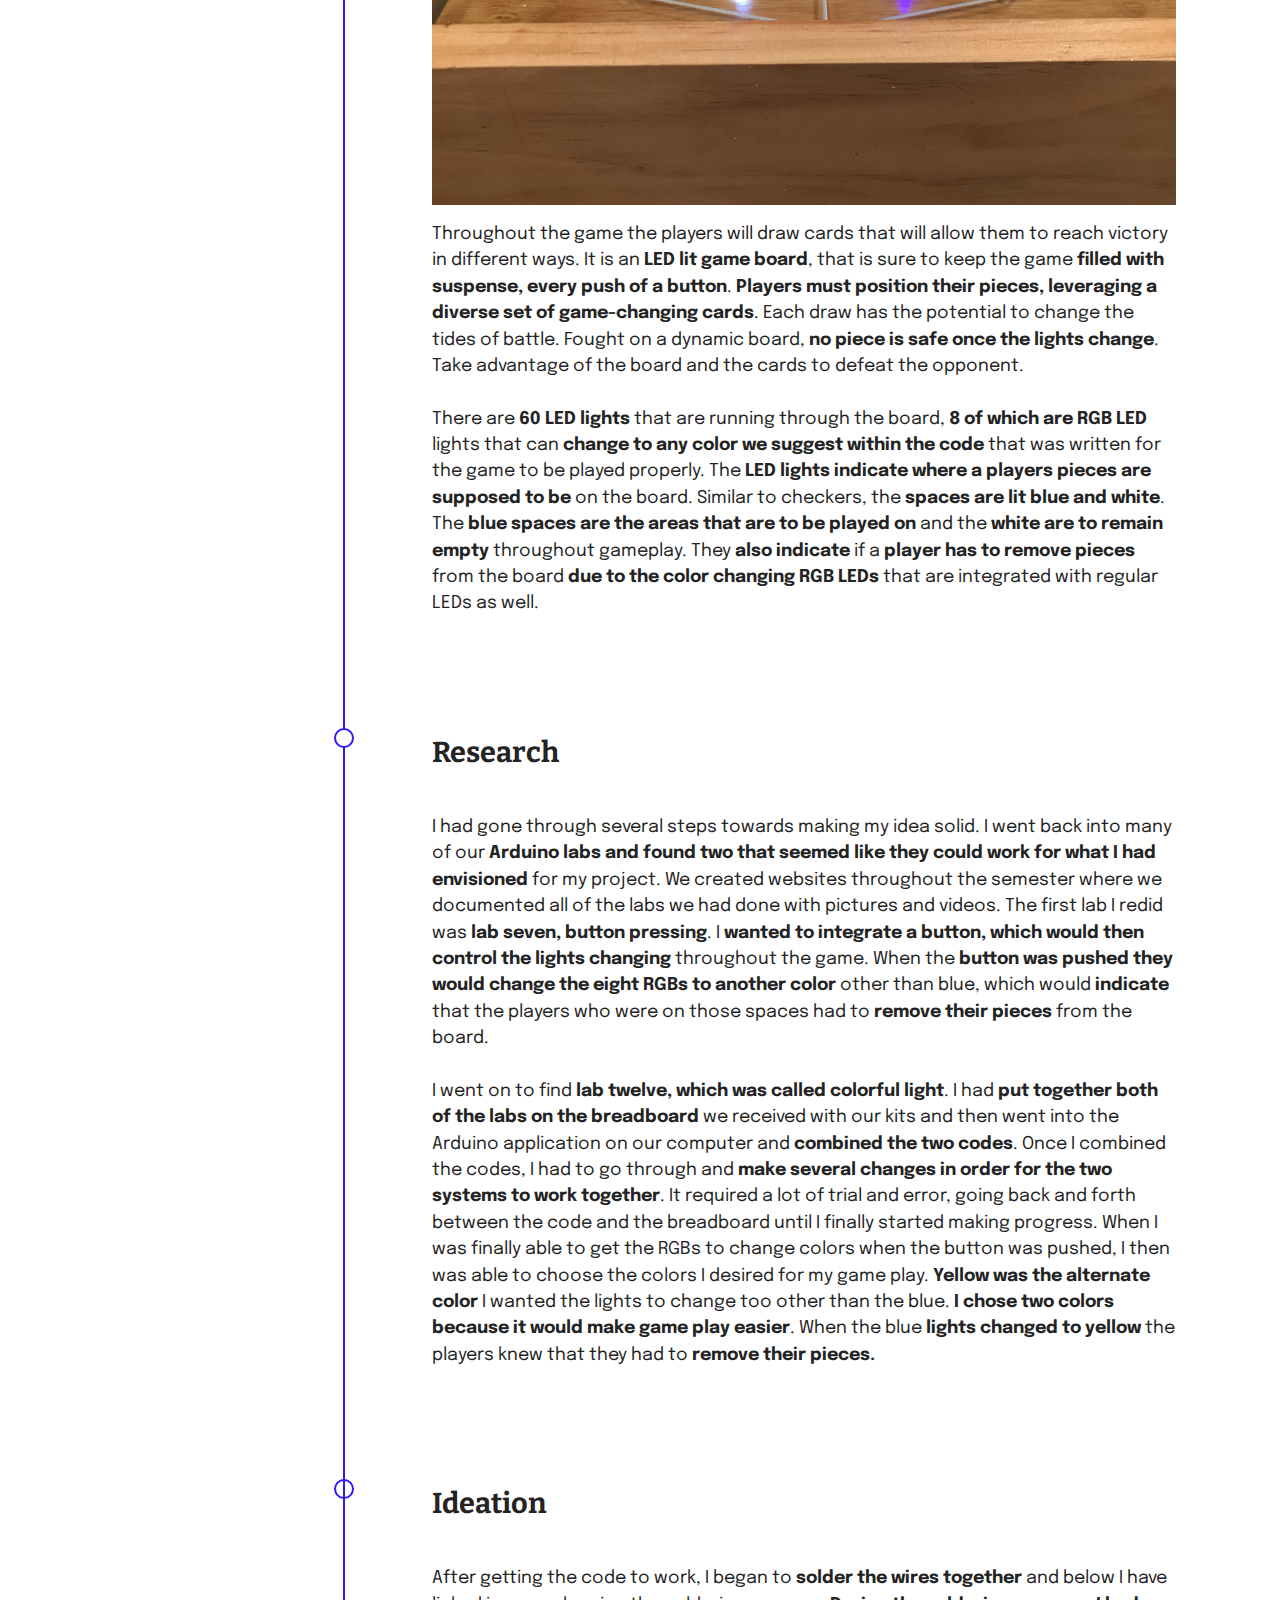
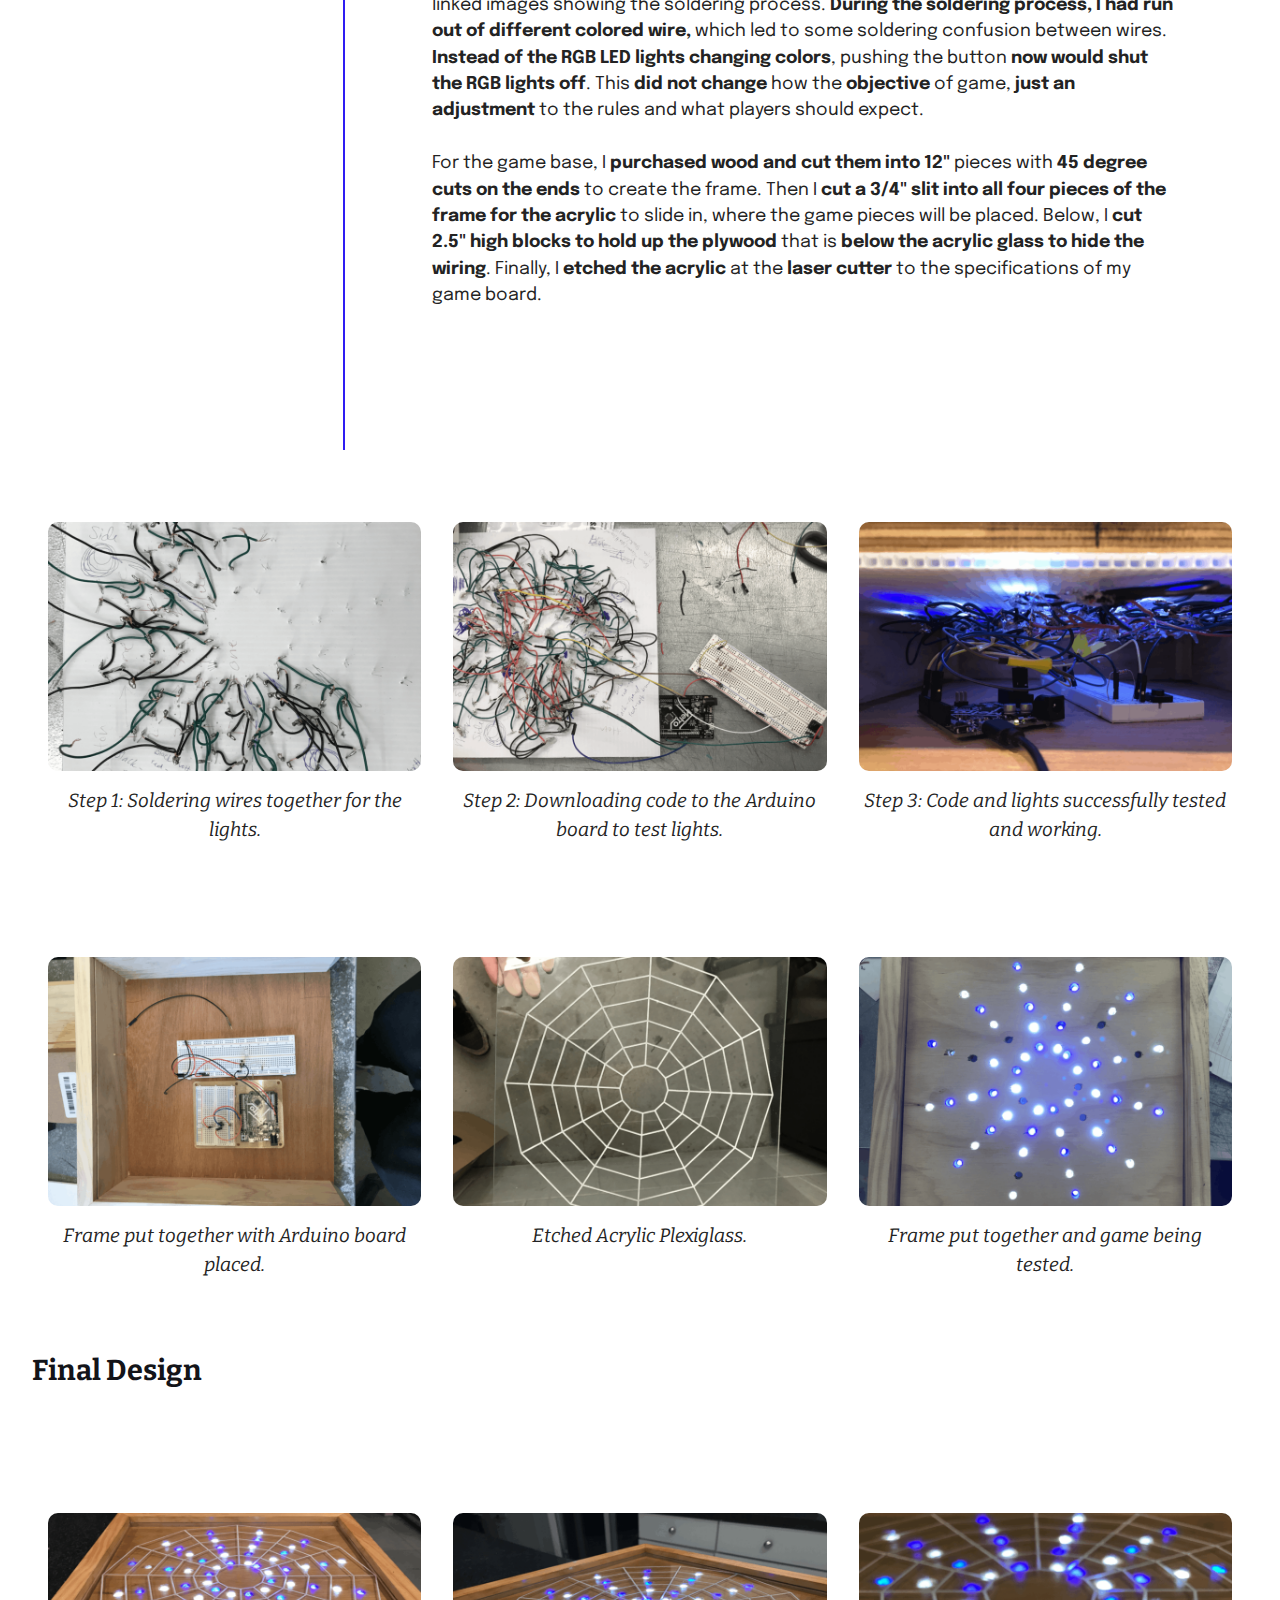
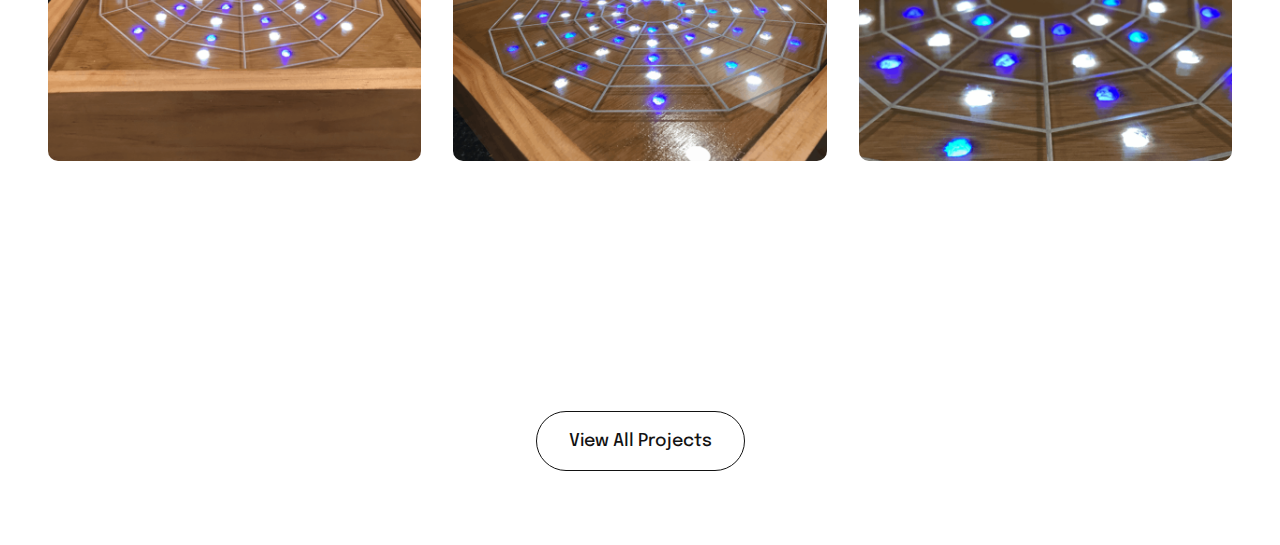
<file: rounddraw.html>
<!DOCTYPE html>
<html  >
<head>
  
  <meta charset="UTF-8">
  <meta http-equiv="X-UA-Compatible" content="IE=edge">
  
  <meta name="viewport" content="width=device-width, initial-scale=1, minimum-scale=1">
  <link rel="shortcut icon" href="assets/images/eleni-logo-design-2021.png" type="image/x-icon">
  <meta name="description" content="">
  
  
  <title>ROUND DRAW</title>
  <link rel="stylesheet" href="assets/web/assets/mobirise-icons2/mobirise2.css">
  <link rel="stylesheet" href="assets/tether/tether.min.css">
  <link rel="stylesheet" href="assets/bootstrap/css/bootstrap.min.css">
  <link rel="stylesheet" href="assets/bootstrap/css/bootstrap-grid.min.css">
  <link rel="stylesheet" href="assets/bootstrap/css/bootstrap-reboot.min.css">
  <link rel="stylesheet" href="assets/dropdown/css/style.css">
  <link rel="stylesheet" href="assets/socicon/css/styles.css">
  <link rel="stylesheet" href="assets/theme/css/style.css">
  <link rel="preload" href="https://fonts.googleapis.com/css?family=Epilogue:100,200,300,400,500,600,700,800,900,100i,200i,300i,400i,500i,600i,700i,800i,900i&display=swap" as="style" onload="this.onload=null;this.rel='stylesheet'">
  <noscript><link rel="stylesheet" href="https://fonts.googleapis.com/css?family=Epilogue:100,200,300,400,500,600,700,800,900,100i,200i,300i,400i,500i,600i,700i,800i,900i&display=swap"></noscript>
  <link rel="preload" href="https://fonts.googleapis.com/css?family=Bitter:100,200,300,400,500,600,700,800,900,100i,200i,300i,400i,500i,600i,700i,800i,900i&display=swap" as="style" onload="this.onload=null;this.rel='stylesheet'">
  <noscript><link rel="stylesheet" href="https://fonts.googleapis.com/css?family=Bitter:100,200,300,400,500,600,700,800,900,100i,200i,300i,400i,500i,600i,700i,800i,900i&display=swap"></noscript>
  <link rel="preload" as="style" href="assets/mobirise/css/mbr-additional.css"><link rel="stylesheet" href="assets/mobirise/css/mbr-additional.css" type="text/css">
  
  
  
  
</head>
<body>
  
  <section class="menu menu1 cid-s8WN7NjDdJ" once="menu" id="menu1-w">
    

    <nav class="navbar navbar-dropdown navbar-fixed-top navbar-expand-lg">
        <div class="container-fluid">
            <div class="navbar-brand">
                <span class="navbar-logo">
                    <a href="#">
                        <img src="assets/images/eleni-logo-design-2021.png" alt="" style="height: 3rem;">
                    </a>
                </span>
                <span class="navbar-caption-wrap"><a class="navbar-caption text-black text-primary display-7" href="index.html">E L E N I ' S&nbsp; P O R T F O L I O</a></span>
            </div>
            <button class="navbar-toggler" type="button" data-toggle="collapse" data-target="#navbarSupportedContent" aria-controls="navbarNavAltMarkup" aria-expanded="false" aria-label="Toggle navigation">
                <div class="hamburger">
                    <span></span>
                    <span></span>
                    <span></span>
                    <span></span>
                </div>
            </button>
            <div class="collapse navbar-collapse" id="navbarSupportedContent">
                <ul class="navbar-nav nav-dropdown nav-right" data-app-modern-menu="true"><li class="nav-item"><a class="nav-link link text-black display-4" href="index.html" aria-expanded="false">
                            Home</a></li>
                    
                    
                    
                    
                    <li class="nav-item"><a class="nav-link link text-black display-4" href="Contact.html">Contact</a></li></ul>
                
                
            </div>
        </div>
    </nav>
</section>

<section class="content3 cid-sMOzxcBcbj" id="content3-62">
    

    
    
    <div class="container">
        <div class="content-wrapper">
            <div class="row align-items-center">
                <div class="col-12 col-lg-5">
                    <div class="image-wrapper">
                        <img src="assets/images/round-draw-wires-5-1040x694.png" alt="">
                        
                    </div>
                </div>
                <div class="col-lg-1 d-none d-lg-block"></div>
                <div class="col-12 col-lg">
                    <div class="text-wrapper">
                        
                        <h5 class="item-title mbr-fonts-style display-2"><strong>Round Draw</strong></h5>
                        
                        
                    
                    </div>
                </div>
            </div>
        </div>
    </div>
</section>

<section class="article2 cid-sNbzLXFvnU" id="article2-7a">

    

    
    <div class="container">
        <div class="row justify-content-center">
                       
            
                    
            <div class="col-12 col-lg-8">
                <div class="align-left">
                    <p class="mbr-text mbr-fonts-style display-4">“Round Draw” is a strategy based, two player game, filled with chance that is played, like checkers but on a circular shaped game board. The objective of the game is to be the last man standing. In order to win, one of the players must only have their remaining pieces left on the board.</p>

                    <p class="mbr-text mbr-fonts-style display-4">In a Physical Computing Studio course I took, we were introduced to physical computing, Arduino, and the basics of working with a breadboard. The final project was to create physical models based off what we learned from the labs. I decided to combine this course with&nbsp;an IT Game Architecture and Design course, where I was tasked to create a physical game. This was to be completed during a four month period.</p>
                </div>
            </div>
                            
            <div class="col-12 col-lg-4">
                <div class="align-left">
                    <h4 class="card-title mbr-fonts-style display-4"><strong>
                        My Role:</strong></h4>

                    <p class="mbr-text desc mbr-fonts-style display-4">Designer<br>Prototyping<br><br></p>

                    <h4 class="card-title mbr-fonts-style display-4"><strong>                       
                        Tools Used:</strong></h4>

                    <p class="mbr-text desc mbr-fonts-style display-4">Adobe Illustrator<br>Arduino<br>AutoCAD<br>Wood<br>Acrylic Sheet<br>Laser Printer<br><br></p>

                </div>
            </div>
        </div>
    </div>
</section>

<section class="extTimeline cid-sQSwjp3CRf" id="extTimeline1-9v">

    

    

    <div class="container-fluid align-center">
        <h2 class="mbr-section-title mbr-fonts-style mbr-bold display-2">
            Design Process</h2>
        <div class="underline align-center pb-3">
            <div class="line"></div>
        </div>
        

        <div class="container timelines-container pt-4" mbri-timelines="">
            <!--1-->
            <div class="row timeline-element first-separline separline">
                <div class="timeline-date-panel col-xs-12 col-md-3 align-left">
                    <div class="time-line-date-content">
                        
                    </div>
                </div>
                <span class="iconBackground"></span>
                <div class="col-xs-12 col-md-9">
                    <div class="timeline-text-content">
                        <h4 class="mbr-timeline-title pb-3 mbr-fonts-style display-5"><strong>Overview</strong></h4>
                        <div class="mbr-figure pb-3">
                            <img src="assets/images/round-draw-wires-4.png" alt="" title="">
                        </div>
                        <p class="mbr-timeline-text mbr-fonts-style display-4">Throughout the game the players will draw cards that will allow them to reach victory in different ways. It is an <strong>LED lit game board</strong>, that is sure to keep the game <strong>filled with suspense, every push of a button</strong>. <strong>Players must position their pieces, leveraging a diverse set of game-changing cards</strong>. Each draw has the potential to change the tides of battle. Fought on a dynamic board, <strong>no piece is safe once the lights change</strong>. Take advantage of the board and the cards to defeat the opponent.
<br>
<br>There are <strong>60 LED lights</strong> that are running through the board, <strong>8 of which are RGB LED</strong> lights that can <strong>change to any color we suggest within the code</strong> that was written for the game to be played properly. The <strong>LED lights indicate where a players pieces are supposed to be</strong> on the board. Similar to checkers, the <strong>spaces are lit blue and white</strong>. The <strong>blue spaces are the areas that are to be played on</strong> and the <strong>white are to remain empty</strong> throughout gameplay. They <strong>also indicate</strong> if a <strong>player has to remove pieces</strong> from the board <strong>due to the color changing RGB LEDs</strong> that are integrated with regular LEDs as well.</p>
                    </div>
                </div>
            </div>
            <!--2-->
            <div class="row timeline-element separline">
                <div class="timeline-date-panel col-xs-12 col-md-3 align-left">
                    <div class="time-line-date-content">
                        
                    </div>
                </div>
                <span class="iconBackground"></span>
                <div class="col-xs-12 col-md-9">
                    <div class="timeline-text-content">
                        <h4 class="mbr-timeline-title pb-3 mbr-fonts-style display-5"><strong>Research</strong></h4>
                        <div class="mbr-figure pb-3">
                        </div>
                        <p class="mbr-timeline-text mbr-fonts-style display-4">I had gone through several steps towards making my idea solid. I went back into many of our <strong>Arduino labs and found two that seemed like they could work for what I had envisioned</strong> for my project. We created websites throughout the semester where we documented all of the labs we had done with pictures and videos. The first lab I redid was <strong>lab seven, button pressing</strong>. I <strong>wanted to integrate a button, which would then control the lights</strong> <strong>changing</strong> throughout the game. When the <strong>button was pushed they would change the eight RGBs to another color</strong> other than blue, which would<strong> indicate</strong> that the players who were on those spaces had to <strong>remove their pieces</strong> from the board.
<br>
<br>I went on to find <strong>lab twelve, which was called colorful light</strong>. I had <strong>put together both of the labs on the breadboard</strong> we received with our kits and then went into the Arduino application on our computer and <strong>combined the two codes</strong>. Once I combined the codes, I had to go through and <strong>make several changes in order for the two systems to work together</strong>. It required a lot of trial and error, going back and forth between the code and the breadboard until I finally started making progress. When I was finally able to get the RGBs to change colors when the button was pushed, I then was able to choose the colors I desired for my game play. <strong>Yellow was the alternate color</strong> I wanted the lights to change too other than the blue.<strong> I chose two colors because it would make game play easier</strong>. When the blue<strong> lights changed to yellow</strong> the players knew that they had to <strong>remove their pieces.</strong></p>
                    </div>
                </div>
            </div>
            <!--3-->
            <div class="row timeline-element">
                <div class="timeline-date-panel col-xs-12 col-md-3 align-left">
                    <div class="time-line-date-content">
                        
                    </div>
                </div>
                <span class="iconBackground"></span>
                <div class="col-xs-12 col-md-9">
                    <div class="timeline-text-content">
                        <h4 class="mbr-timeline-title pb-3 mbr-fonts-style display-5"><strong>Ideation</strong></h4>
                        <div class="mbr-figure pb-3">
                        </div>
                        <p class="mbr-timeline-text mbr-fonts-style display-4">After getting the code to work, I began to<strong> solder the wires together</strong> and below I have linked images showing the soldering process. <strong>During the soldering process, I had run out of different colored wire,</strong> which led to some soldering confusion between wires.<strong> Instead of the RGB LED lights changing colors</strong>, pushing the button <strong>now would shut the RGB lights off</strong>. This <strong>did not change </strong>how the <strong>objective</strong> of game,<strong> just an adjustment</strong> to the rules and what players should expect.
<br>
<br>For the game base, I <strong>purchased wood and cut them into 12"</strong> pieces with <strong>45 degree cuts on the ends</strong> to create the frame. Then I <strong>cut a 3/4" slit into all four pieces of the frame for the acrylic</strong> to slide in, where the game pieces will be placed. Below, I <strong>cut 2.5" high blocks to hold up the plywood</strong> that is <strong>below the acrylic glass to hide the wiring</strong>. Finally, I <strong>etched the acrylic</strong> at the <strong>laser cutter</strong> to the specifications of my game board.<br></p>
                    </div>
                </div>
            </div>
            <!--4-->
            
            <!--5-->
            
            <!--6-->
            
            <!--7-->
            
            <!--8-->
            
            <!--9-->
            
            <!--10-->
            
            <!--11-->
            
            <!--12-->
            
        </div>
    </div>
</section>

<section class="features12 cid-sInMm8m5zq" id="features12-2e">

    

    
    <div class="container-fluid">
        
        
        
        <div class="row justify-content-center align-items-start pt-5">
            <div class="card px-3 py-4 col-12 col-md-6 col-lg-4">
                <div class="card-wrapper flip-card">
                    <div class="card-img">
                        <img src="assets/images/round-draw-wires-1-798x532.png" alt="">
                        
                    </div>
                    <div class="card-box">
                        <p class="mbr-card-text mbr-fonts-style align-center display-7"><em>Step 1: Soldering wires together for the lights.</em></p>
                        
                    </div>
                </div>
            </div>
            <div class="card px-3 py-4 col-12 col-md-6 col-lg-4">
                <div class="card-wrapper flip-card">
                    <div class="card-img">
                        <img src="assets/images/round-draw-wires-2-798x532.png" alt="">
                        
                    </div>
                    <div class="card-box">
                        <p class="mbr-card-text mbr-fonts-style align-center display-7"><em>
                            Step 2: Downloading code to the Arduino board to test lights.</em></p>
                        
                    </div>
                </div>
            </div>

            <div class="card px-3 py-4 col-12 col-md-6 col-lg-4">
                <div class="card-wrapper flip-card">
                    <div class="card-img">
                        <img src="assets/images/round-draw-wires-798x532.png" alt="">
                        
                    </div>
                    <div class="card-box">
                        <p class="mbr-card-text mbr-fonts-style align-center display-7"><em>
                            Step 3: Code and lights successfully tested and working.</em></p>
                        
                    </div>
                </div>
            </div>

            

            

            
        </div>
    </div>
</section>

<section class="features12 cid-sInOGlC1am" id="features12-2g">

    

    
    <div class="container-fluid">
        
        
        
        <div class="row justify-content-center align-items-start pt-5">
            <div class="card px-3 py-4 col-12 col-md-6 col-lg-4">
                <div class="card-wrapper flip-card">
                    <div class="card-img">
                        <img src="assets/images/round-draw-wires-9-798x532.png" alt="">
                        
                    </div>
                    <div class="card-box">
                        <p class="mbr-card-text mbr-fonts-style align-center display-7"><em>Frame put together with Arduino board placed.</em></p>
                        
                    </div>
                </div>
            </div>
            <div class="card px-3 py-4 col-12 col-md-6 col-lg-4">
                <div class="card-wrapper flip-card">
                    <div class="card-img">
                        <img src="assets/images/round-draw-wires-8-798x532.png" alt="">
                        
                    </div>
                    <div class="card-box">
                        <p class="mbr-card-text mbr-fonts-style align-center display-7"><em>
                            Etched Acrylic Plexiglass.</em></p>
                        
                    </div>
                </div>
            </div>

            <div class="card px-3 py-4 col-12 col-md-6 col-lg-4">
                <div class="card-wrapper flip-card">
                    <div class="card-img">
                        <img src="assets/images/round-draw-wires-7-798x532.png" alt="">
                        
                    </div>
                    <div class="card-box">
                        <p class="mbr-card-text mbr-fonts-style align-center display-7"><em>
                            Frame put together and game being tested.</em></p>
                        
                    </div>
                </div>
            </div>

            

            

            
        </div>
    </div>
</section>

<section class="content5 cid-sMOiPTFdD6" id="content05-5i">
    
    
    <div class="container">
        <div class="row justify-content-center">

            <div class="col-12 col-md-12 col-lg-4">
                <h2 class="mbr-title align-left mbr-fonts-style mb-5 display-5"><strong>Final Design</strong></h2>
            </div>

            <div class="col-12 col-md-12 col-lg-8 md-pb text-white">
                <div class="text-wrapper">
                    
                    
                    
                </div>
            </div>

        </div>
    </div>
</section>

<section class="features12 cid-sInJuDuTy7" id="features12-2d">

    

    
    <div class="container-fluid">
        
        
        
        <div class="row justify-content-center align-items-start pt-5">
            <div class="card px-3 py-4 col-12 col-md-6 col-lg-4">
                <div class="card-wrapper flip-card">
                    <div class="card-img">
                        <img src="assets/images/round-draw-wires-4-798x532.png" alt="">
                        
                    </div>
                    
                </div>
            </div>
            <div class="card px-3 py-4 col-12 col-md-6 col-lg-4">
                <div class="card-wrapper flip-card">
                    <div class="card-img">
                        <img src="assets/images/round-draw-wires-3-798x532.png" alt="">
                        
                    </div>
                    
                </div>
            </div>

            <div class="card px-3 py-4 col-12 col-md-6 col-lg-4">
                <div class="card-wrapper flip-card">
                    <div class="card-img">
                        <img src="assets/images/round-draw-wires-5-798x532.png" alt="">
                        
                    </div>
                    
                </div>
            </div>

            

            

            
        </div>
    </div>
</section>

<section class="info1 cid-sQSw5rQ5cK" id="info01-9u">
    
    
    <div class="container">
        <div class="row justify-content-center">
            <div class="col-12 col-lg-12">
                
                
                
                <div class="mbr-section-btn mt-3"><a class="btn btn-lg btn-black-outline display-4" href="index.html">View All Projects</a></div>
            </div>
        </div>
    </div>
</section>


<script src="assets/web/assets/jquery/jquery.min.js"></script>
  <script src="assets/popper/popper.min.js"></script>
  <script src="assets/tether/tether.min.js"></script>
  <script src="assets/bootstrap/js/bootstrap.min.js"></script>
  <script src="assets/smoothscroll/smooth-scroll.js"></script>
  <script src="assets/dropdown/js/nav-dropdown.js"></script>
  <script src="assets/dropdown/js/navbar-dropdown.js"></script>
  <script src="assets/touchswipe/jquery.touch-swipe.min.js"></script>
  <script src="assets/theme/js/script.js"></script>
  
  
  
</body>
</html>
</file>
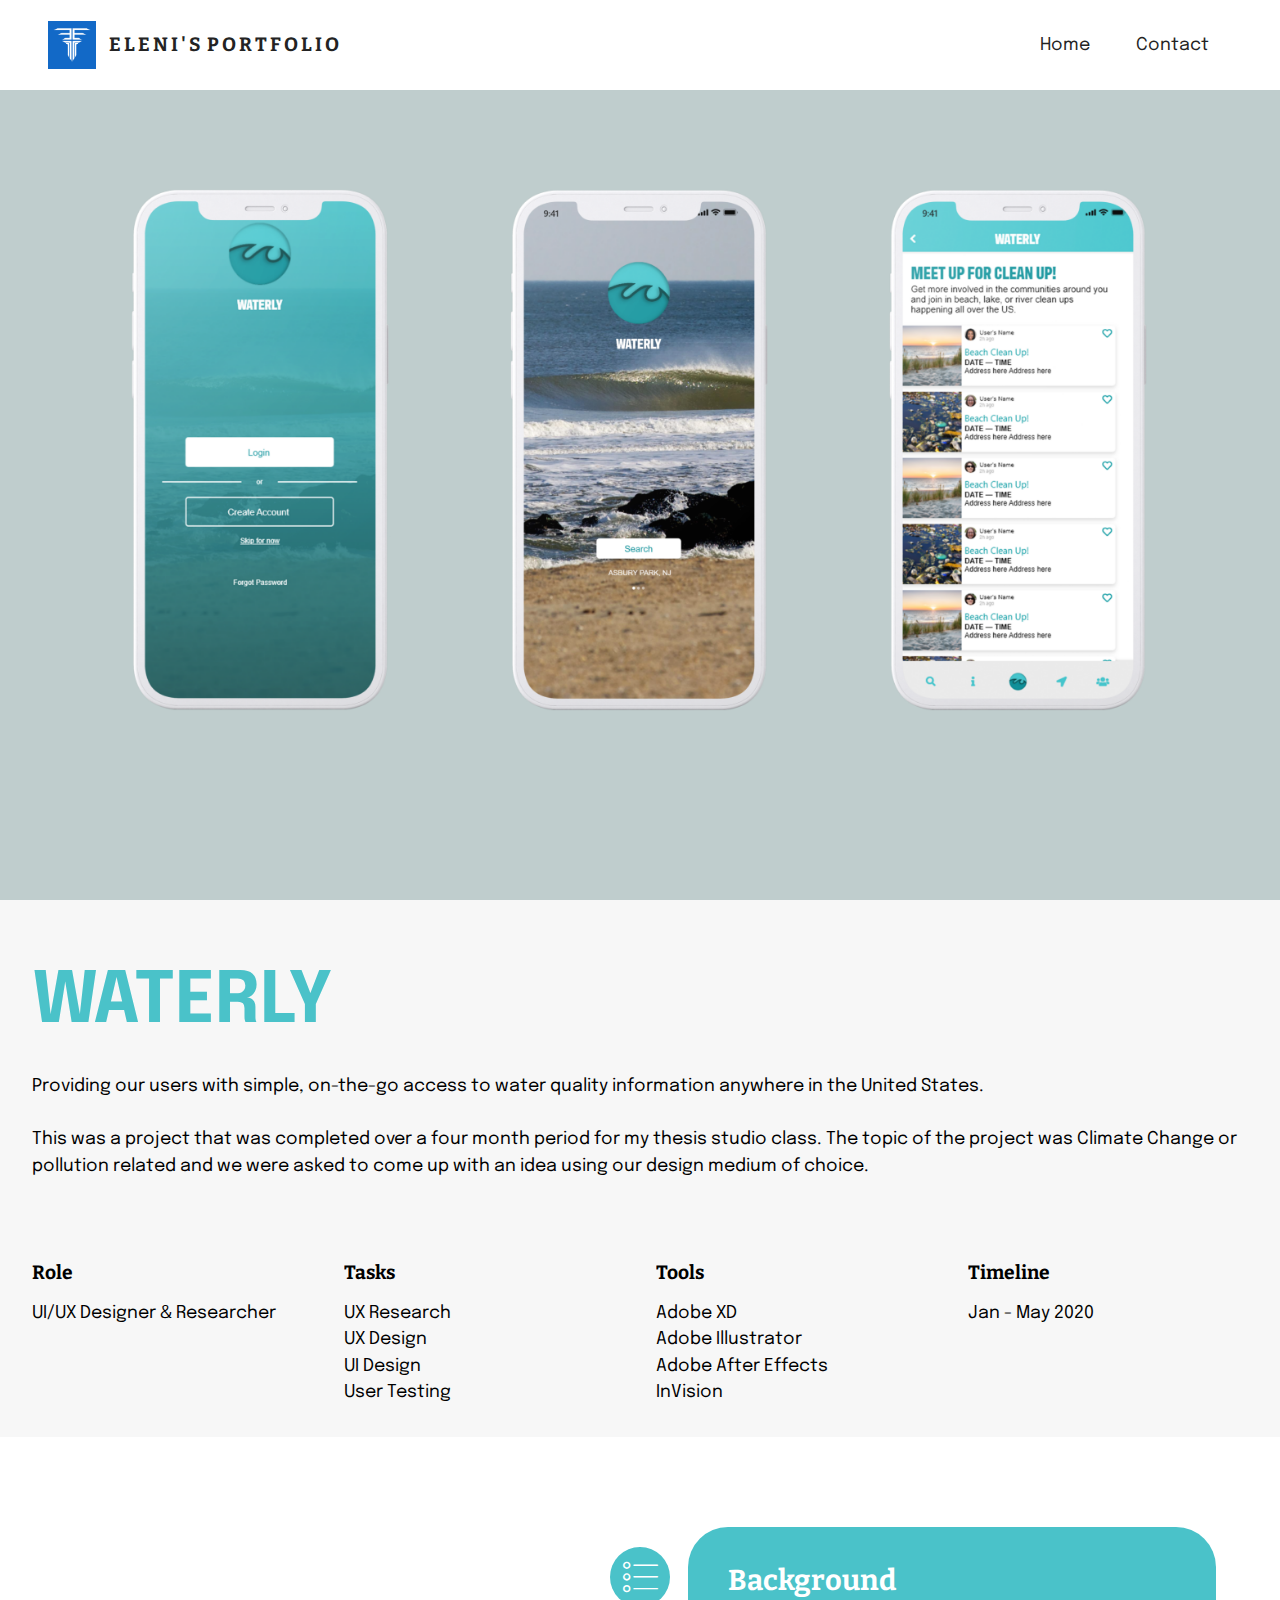
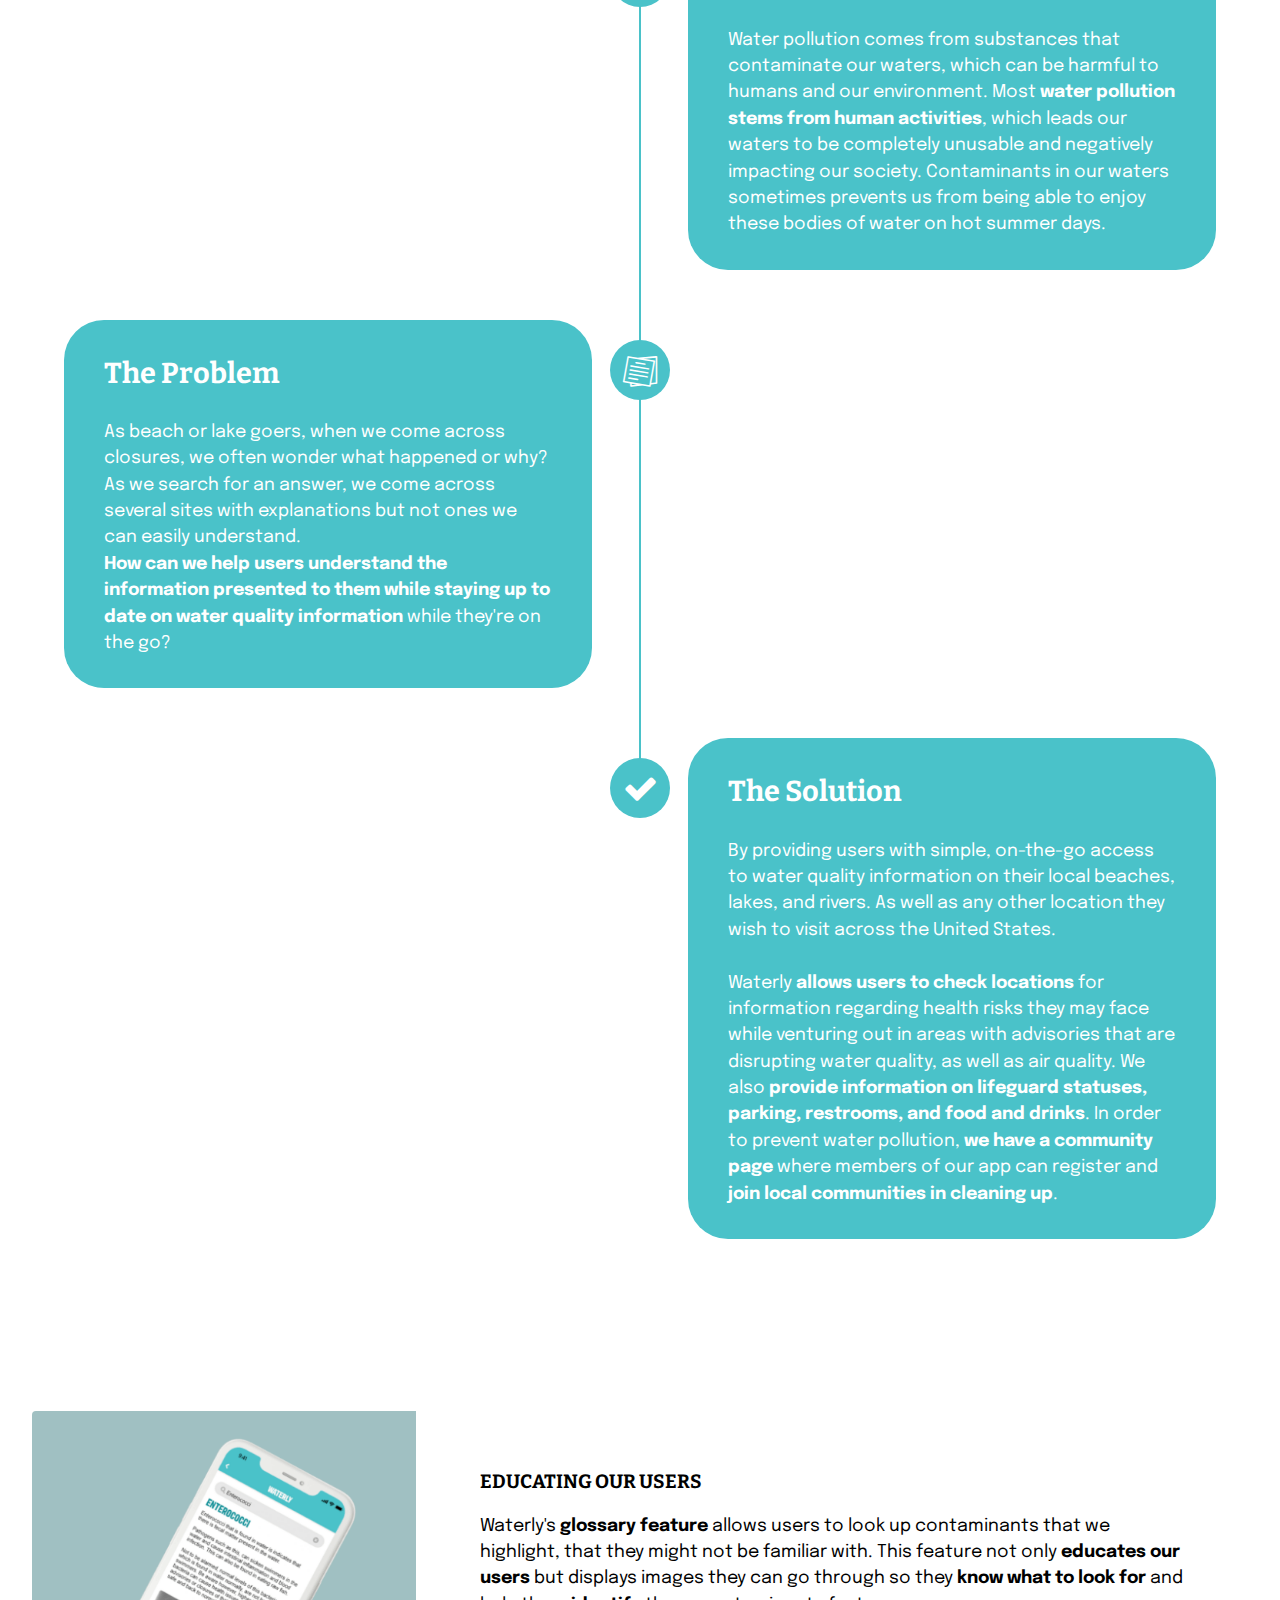
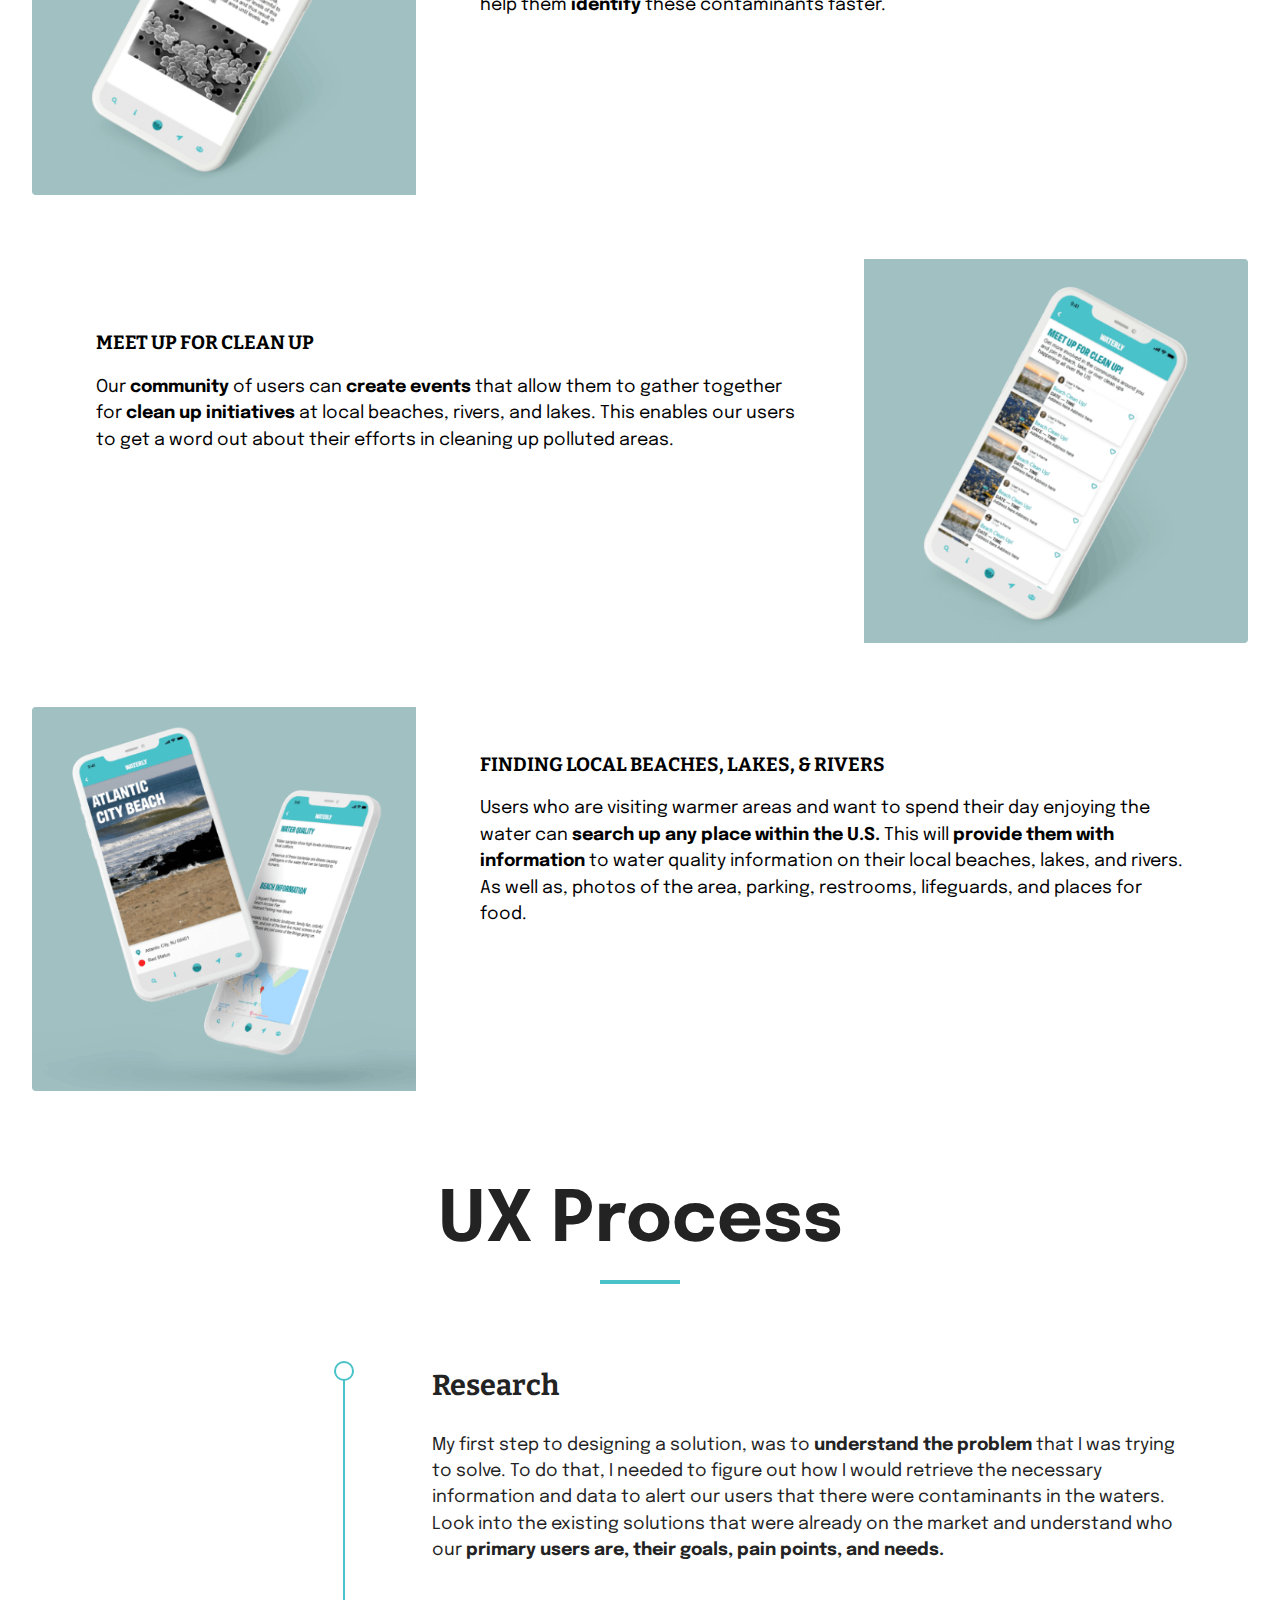
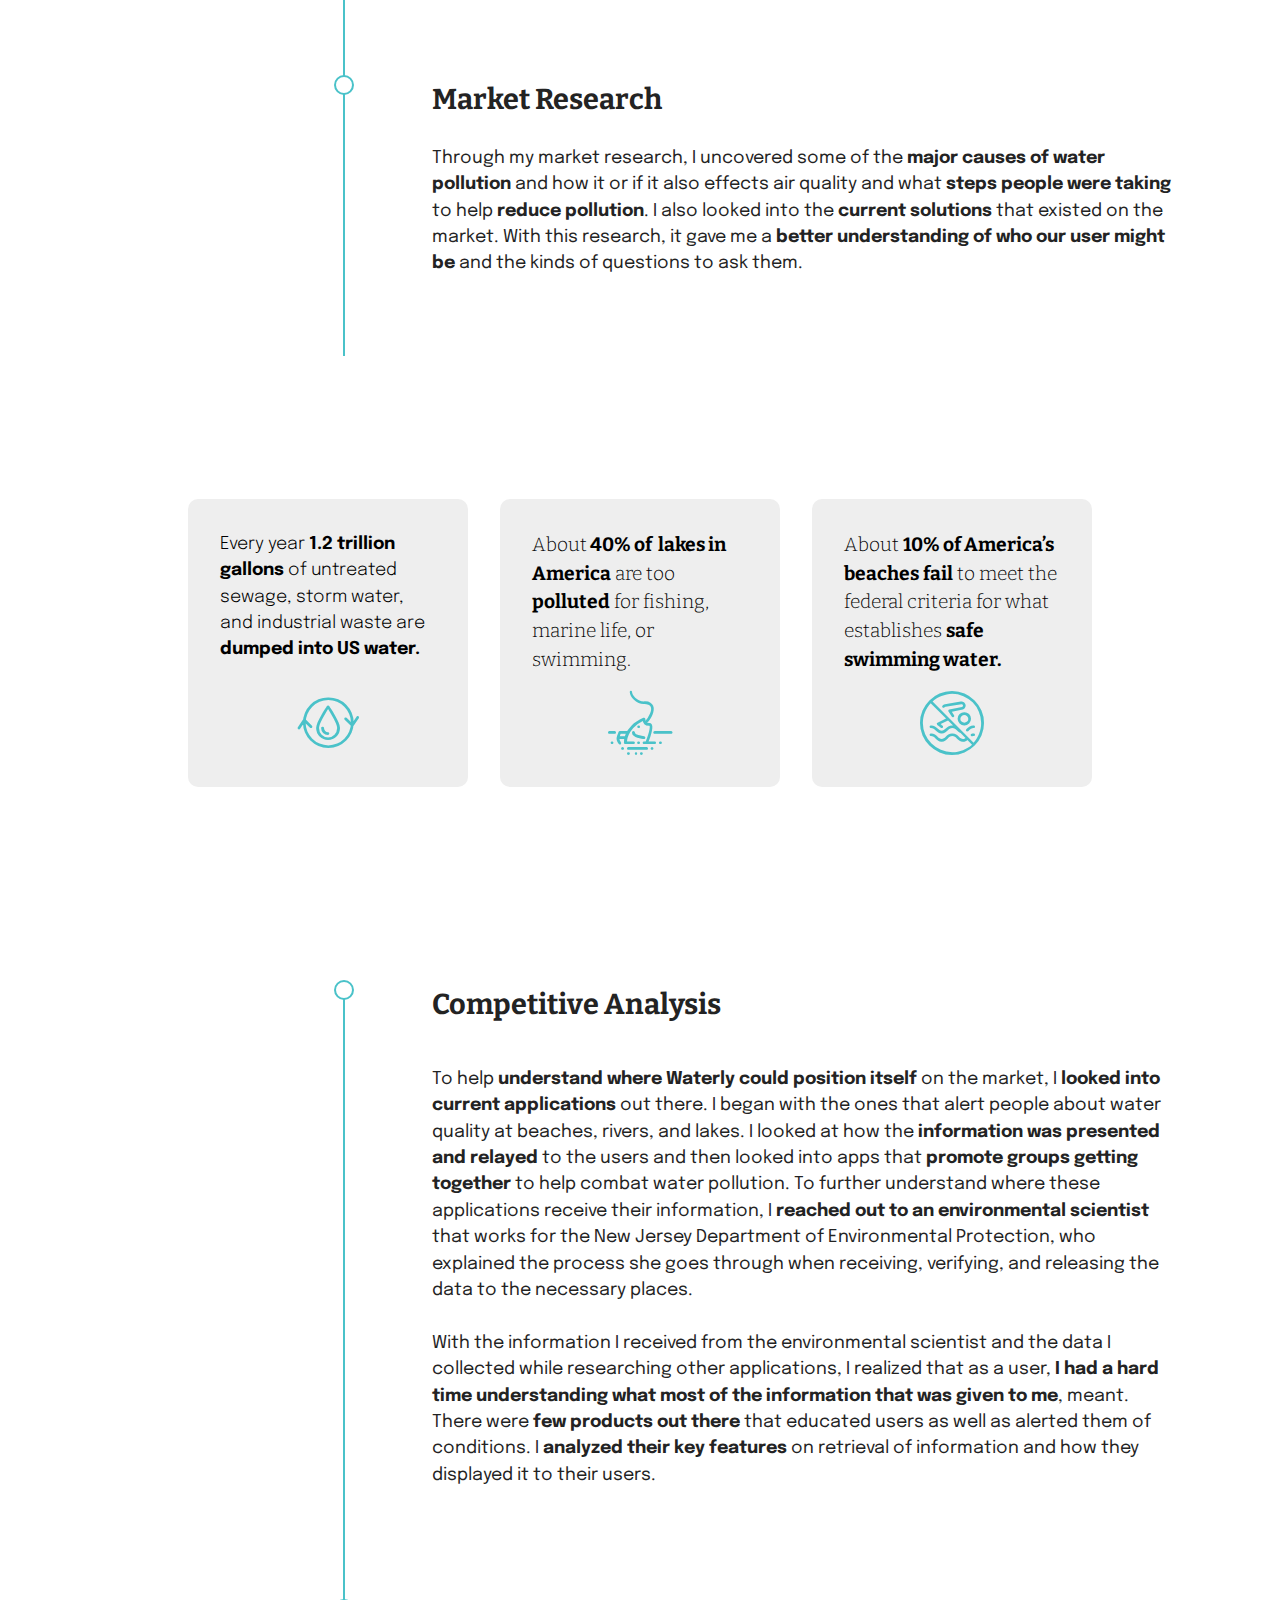
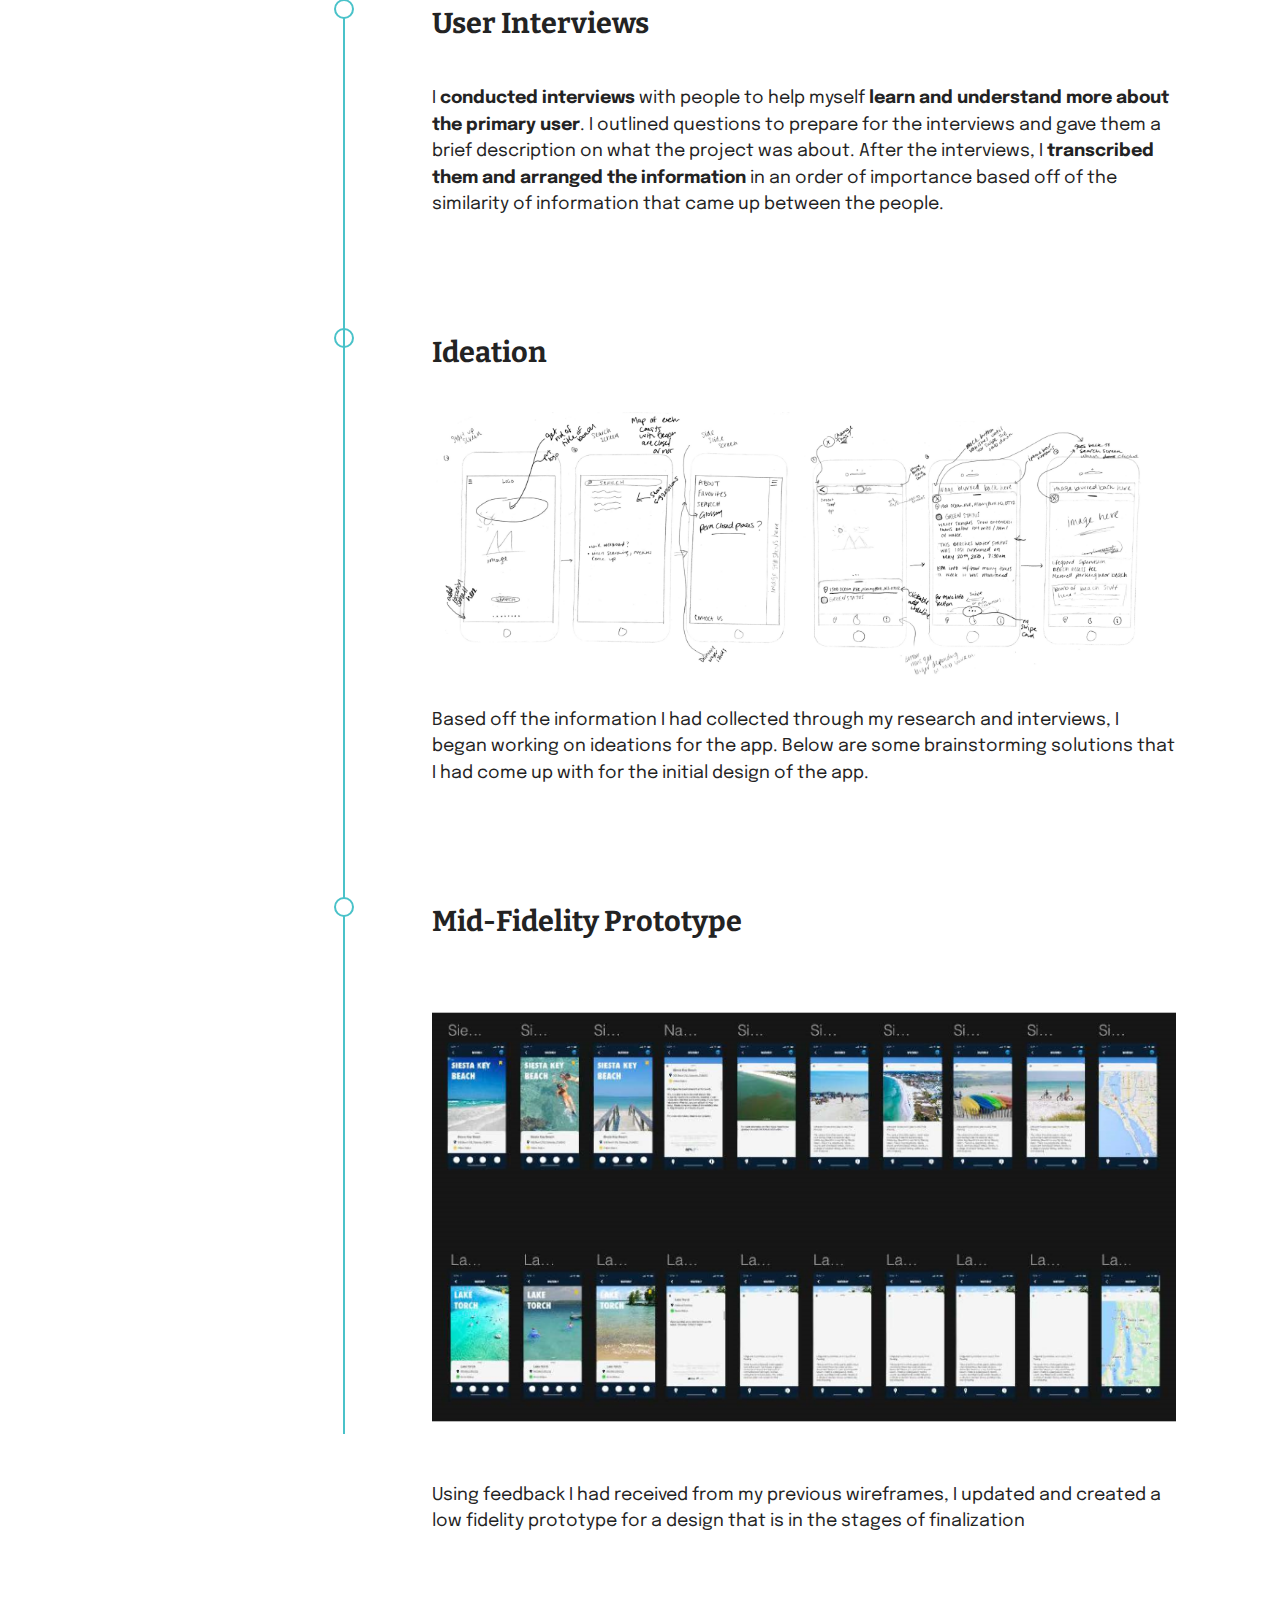
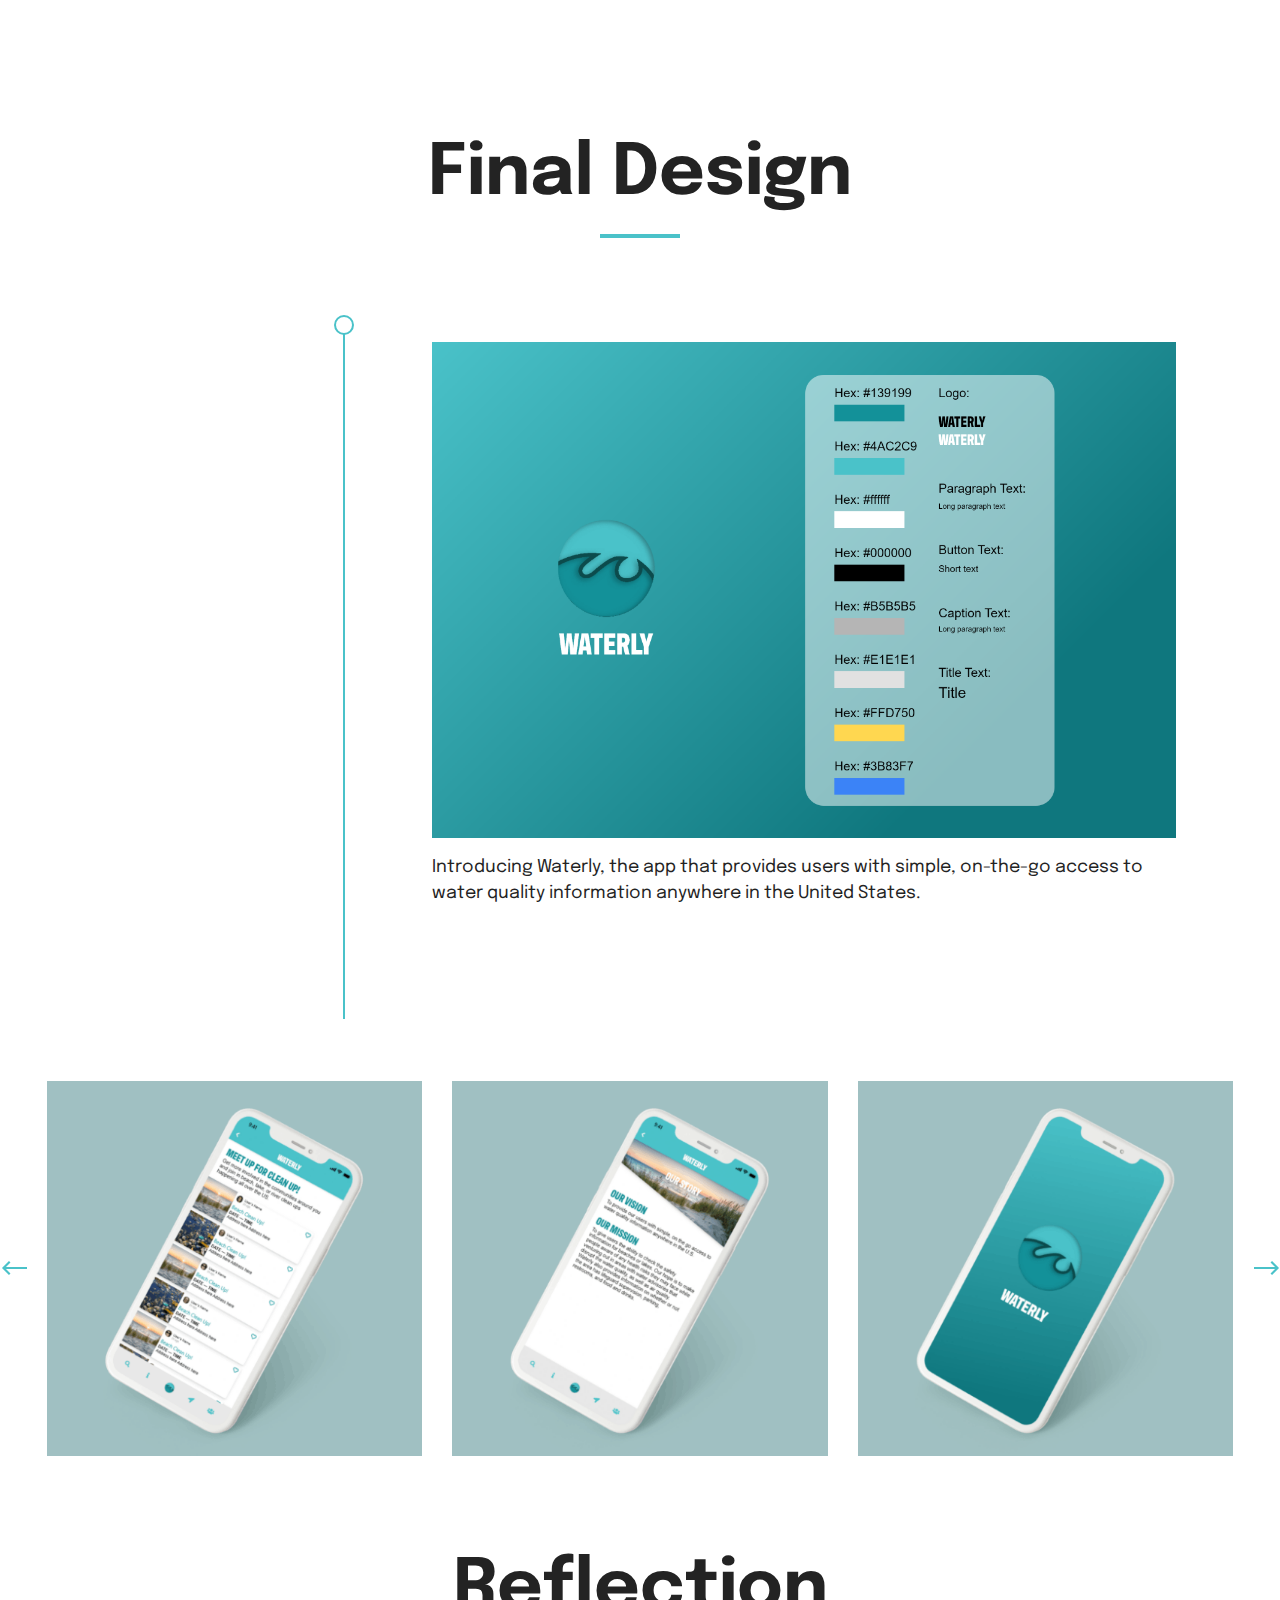
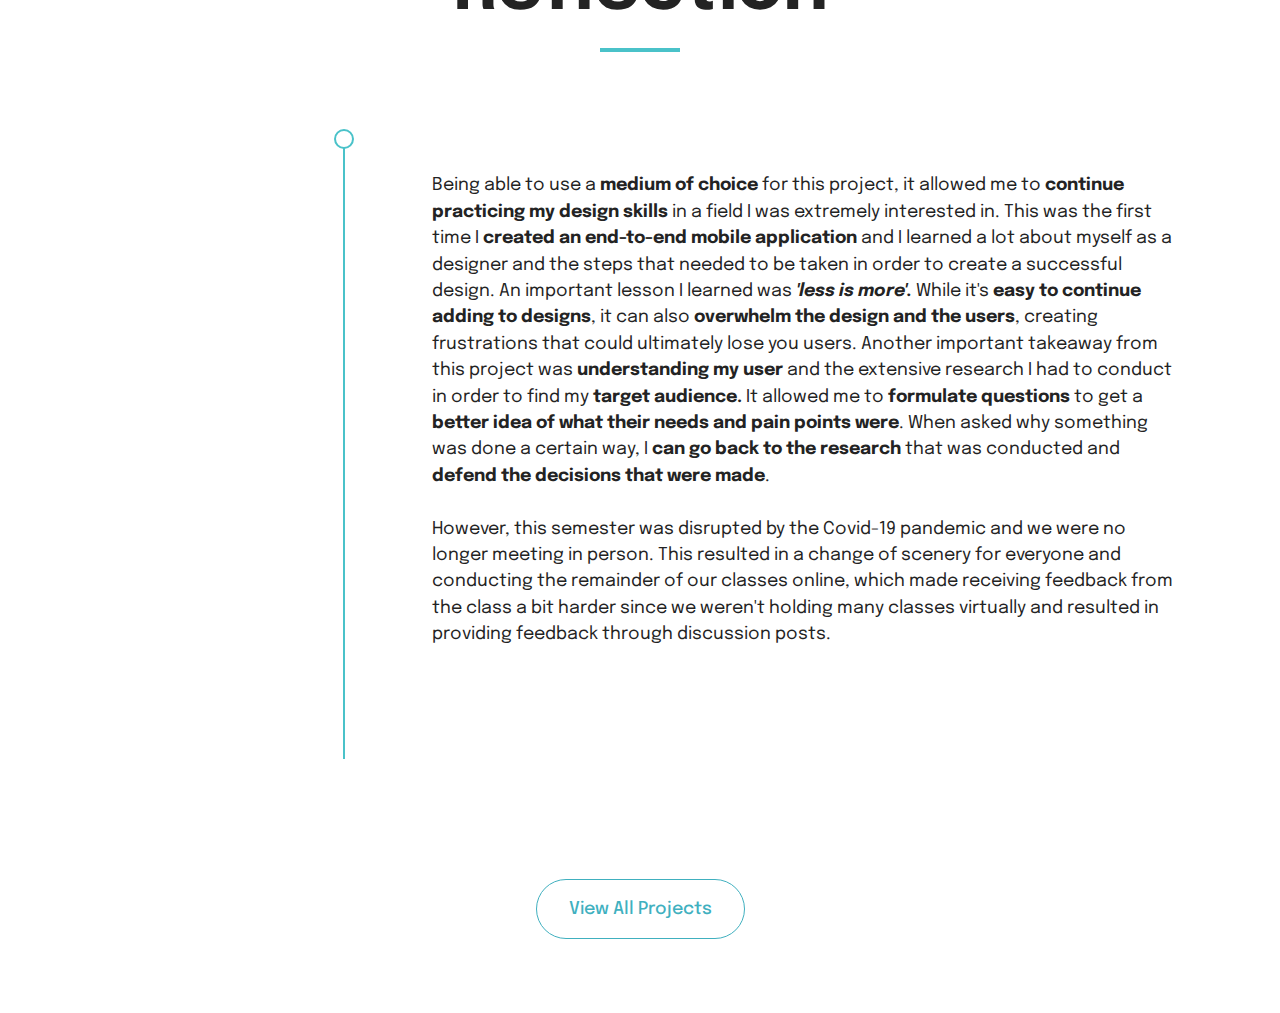
<file: waterly.html>
<!DOCTYPE html>
<html  >
<head>
  
  <meta charset="UTF-8">
  <meta http-equiv="X-UA-Compatible" content="IE=edge">
  
  <meta name="viewport" content="width=device-width, initial-scale=1, minimum-scale=1">
  <link rel="shortcut icon" href="assets/images/eleni-logo-design-2021.png" type="image/x-icon">
  <meta name="description" content="">
  
  
  <title>WATERLY</title>
  <link rel="stylesheet" href="assets/web/assets/mobirise-icons2/mobirise2.css">
  <link rel="stylesheet" href="assets/web/assets/mobirise-icons/mobirise-icons.css">
  <link rel="stylesheet" href="assets/FontAwesome/css/font-awesome.css">
  <link rel="stylesheet" href="assets/icon54-v3/style.css">
  <link rel="stylesheet" href="assets/icon54/style.css">
  <link rel="stylesheet" href="assets/icon54-v2/style.css">
  <link rel="stylesheet" href="assets/tether/tether.min.css">
  <link rel="stylesheet" href="assets/bootstrap/css/bootstrap.min.css">
  <link rel="stylesheet" href="assets/bootstrap/css/bootstrap-grid.min.css">
  <link rel="stylesheet" href="assets/bootstrap/css/bootstrap-reboot.min.css">
  <link rel="stylesheet" href="assets/dropdown/css/style.css">
  <link rel="stylesheet" href="assets/socicon/css/styles.css">
  <link rel="stylesheet" href="assets/theme/css/style.css">
  <link rel="preload" href="https://fonts.googleapis.com/css?family=Epilogue:100,200,300,400,500,600,700,800,900,100i,200i,300i,400i,500i,600i,700i,800i,900i&display=swap" as="style" onload="this.onload=null;this.rel='stylesheet'">
  <noscript><link rel="stylesheet" href="https://fonts.googleapis.com/css?family=Epilogue:100,200,300,400,500,600,700,800,900,100i,200i,300i,400i,500i,600i,700i,800i,900i&display=swap"></noscript>
  <link rel="preload" href="https://fonts.googleapis.com/css?family=Bitter:100,200,300,400,500,600,700,800,900,100i,200i,300i,400i,500i,600i,700i,800i,900i&display=swap" as="style" onload="this.onload=null;this.rel='stylesheet'">
  <noscript><link rel="stylesheet" href="https://fonts.googleapis.com/css?family=Bitter:100,200,300,400,500,600,700,800,900,100i,200i,300i,400i,500i,600i,700i,800i,900i&display=swap"></noscript>
  <link rel="preload" as="style" href="assets/mobirise/css/mbr-additional.css"><link rel="stylesheet" href="assets/mobirise/css/mbr-additional.css" type="text/css">
  
  
  
  
</head>
<body>
  
  <section class="menu menu1 cid-s8WN7NjDdJ" once="menu" id="menu1-q">
    

    <nav class="navbar navbar-dropdown navbar-fixed-top navbar-expand-lg">
        <div class="container-fluid">
            <div class="navbar-brand">
                <span class="navbar-logo">
                    <a href="#">
                        <img src="assets/images/eleni-logo-design-2021.png" alt="" style="height: 3rem;">
                    </a>
                </span>
                <span class="navbar-caption-wrap"><a class="navbar-caption text-black text-primary display-7" href="index.html">E L E N I ' S&nbsp; P O R T F O L I O</a></span>
            </div>
            <button class="navbar-toggler" type="button" data-toggle="collapse" data-target="#navbarSupportedContent" aria-controls="navbarNavAltMarkup" aria-expanded="false" aria-label="Toggle navigation">
                <div class="hamburger">
                    <span></span>
                    <span></span>
                    <span></span>
                    <span></span>
                </div>
            </button>
            <div class="collapse navbar-collapse" id="navbarSupportedContent">
                <ul class="navbar-nav nav-dropdown nav-right" data-app-modern-menu="true"><li class="nav-item"><a class="nav-link link text-black display-4" href="index.html" aria-expanded="false">
                            Home</a></li>
                    
                    
                    
                    
                    <li class="nav-item"><a class="nav-link link text-black display-4" href="Contact.html">Contact</a></li></ul>
                
                
            </div>
        </div>
    </nav>
</section>

<section class="image1 woodm4_image1 cid-sOkbZJogmX mbr-fullscreen" id="image01-7p">

    

    

    <div class="container">
    </div>
</section>

<section class="content6 cid-sOH8PitjmC" id="content06-7w">
    
    <div class="container">
        <div class="row justify-content-center">
            <div class="col-md-12 col-lg-12">
                <h3 class="mbr-section-title mbr-fonts-style mb-4 display-2"><strong>WATERLY</strong></h3>
                
                <p class="mbr-text mbr-fonts-style display-4">Providing our users with simple, on-the-go access to water quality information anywhere in the United States.<br><br>This was a project that was completed over a four month period for my thesis studio class. The topic of the project was Climate Change or pollution related and we were asked to come up with an idea using our design medium of choice.<br></p>
            </div>
        </div>
    </div>
</section>

<section class="features4 cid-sOH8Q2v7K9" id="features04-7x">
    
    
    <div class="container">
        <div class="row">
            
        </div>
        <div class="row">
            <div class="card col-12 col-md-6 col-lg-3">
                <div class="card-wrapper md-pb">
                    <div class="card-box align-left">
                        
                        <h5 class="card-title mbr-fonts-style display-7"><strong>Role</strong></h5>
                        <p class="card-text mbr-fonts-style display-4">UI/UX Designer &amp; Researcher</p>
                    </div>
                </div>
            </div>
            <div class="card col-12 col-md-6 col-lg-3">
                <div class="card-wrapper md-pb">
                    <div class="card-box align-left">
                        
                        <h5 class="card-title mbr-fonts-style display-7"><strong>
                            </strong><strong>Tasks</strong></h5>
                        <p class="card-text mbr-fonts-style display-4">UX Research
<br>UX Design
<br>UI Design
<br>User Testing</p>
                    </div>
                </div>
            </div>
            <div class="card col-12 col-md-6 col-lg-3">
                <div class="card-wrapper md-pb">
                    <div class="card-box align-left">
                        
                        <h5 class="card-title mbr-fonts-style display-7"><strong>Tools</strong></h5>
                        <p class="card-text mbr-fonts-style display-4">Adobe XD
<br>Adobe Illustrator
<br>Adobe After Effects
<br>InVision</p>
                    </div>
                </div>
            </div>
            <div class="card col-12 col-md-6 col-lg-3">
                <div class="card-wrapper">
                    <div class="card-box align-left">
                        
                        <h5 class="card-title mbr-fonts-style display-7"><strong>Timeline</strong></h5>
                        <p class="card-text mbr-fonts-style display-4">Jan - May 2020<br></p>
                    </div>
                </div>
            </div>
        </div>
    </div>
</section>

<section class="timeline01 creativem4_timeline01 cid-sQS06KpboO" id="timeline01-9m">

    

    

    <div class="container align-center">
        
        

        <div class="container timelines-container" mbri-timelines="">
            <!--1-->
            <div class="row timeline-element reverse separline">
                <span class="iconsBackground">
                    <span class="mbr-iconfont mbri-bulleted-list"></span>
                </span>
                <div class="col-xs-12 col-md-6 align-left">
                    <div class="timeline-text-content">
                        <h4 class="mbr-timeline-title pb-3 mbr-fonts-style display-5"><strong>
                            Background</strong></h4>
                        <p class="mbr-timeline-text mbr-fonts-style display-4">Water pollution comes from substances that contaminate our waters, which can be harmful to humans and our environment. Most <strong>water pollution stems from human activities</strong>, which leads our waters to be completely unusable and negatively impacting our society. Contaminants in our waters sometimes prevents us from being able to enjoy these bodies of water on hot summer days.
                        </p>
                    </div>
                </div>
            </div>
            <!--2-->
            <div class="row timeline-element separline">
                <span class="iconsBackground">
                    <span class="mbr-iconfont icon54-v3-notes"></span>
                </span>
                <div class="col-xs-12 col-md-6 align-left ">
                    <div class="timeline-text-content">
                        <h4 class="mbr-timeline-title pb-3 mbr-fonts-style display-5"><strong>
                            The Problem</strong></h4>
                        <p class="mbr-timeline-text mbr-fonts-style display-4">As beach or lake goers, when we come across closures, we often wonder what happened or why? As we search for an answer, we come across several sites with explanations but not ones we can easily understand.
<br><strong>How can we help users understand the information presented to them while staying up to date on water quality information</strong> while they're on the go?</p>
                    </div>
                </div>
            </div>
            <!--3-->
            <div class="row timeline-element reverse">
                <span class="iconsBackground">
                    <span class="mbr-iconfont fa-check fa"></span>
                </span>
                <div class="col-xs-12 col-md-6 align-left">
                    <div class="timeline-text-content">
                        <h4 class="mbr-timeline-title pb-3 mbr-fonts-style display-5"><strong>
                            The Solution</strong></h4>
                        <p class="mbr-timeline-text mbr-fonts-style display-4">By providing users with simple, on-the-go access to water quality information on their local beaches, lakes, and rivers. As well as any other location they wish to visit across the United States.
<br>
<br>Waterly<strong> allows users to check locations</strong> for information regarding health risks they may face while venturing out in areas with advisories that are disrupting water quality, as well as air quality. We also<strong> provide information on lifeguard statuses, parking, restrooms, and food and drinks</strong>. In order to prevent water pollution, <strong>we have a community page</strong> where members of our app can register and<strong> join local communities in cleaning up</strong>.</p>
                    </div>
                </div>
            </div>
            <!--4-->
            
            <!--5-->
            
            <!--6-->
            
            <!--7-->
            
            <!--8-->
            
            <!--9-->
            
            <!--10-->
            
            <!--11-->
            
            <!--12-->
            
        </div>
    </div>
</section>

<section class="features2 cid-sOHCi3uj5i" id="features02-89">
    <!---->
    
    
    <div class="container">
        <div class="card-wrapper">
            <div class="row align-items-center">
                <div class="col-12 col-lg-4">
                    <div class="image-wrapper">
                        <img src="assets/images/0032x-500x500.png" alt="">
                    </div>
                </div>
                <div class="col-12 col-lg">
                    <div class="text-box">
                        <h5 class="mbr-title mbr-fonts-style pb-2 display-7"><strong>EDUCATING OUR USERS</strong></h5>
                        <h4 class="mbr-text mbr-fonts-style pb-5 display-4">Waterly's <strong>glossary feature</strong> allows users to look up contaminants that we highlight, that they might not be familiar with. This feature not only <strong>educates our users</strong> but displays images they can go through so they <strong>know what to look for</strong> and help them<strong> identify</strong> these contaminants faster.&nbsp;</h4>
                    </div>
                    <div class="text-box">
                        
                    </div>
                </div>
            </div>
        </div>
    </div>
</section>

<section class="features2 cid-sOHCIVXJyH" id="features02-8a">
    <!---->
    
    
    <div class="container">
        <div class="card-wrapper">
            <div class="row align-items-center flex-row-reverse">
                <div class="col-12 col-lg-4">
                    <div class="image-wrapper">
                        <img src="assets/images/0052x-500x500.png" alt="">
                    </div>
                </div>
                <div class="col-12 col-lg">
                    <div class="text-box">
                        <h5 class="mbr-title mbr-fonts-style pb-2 display-7"><strong>MEET UP FOR CLEAN UP</strong></h5>
                        <h4 class="mbr-text mbr-fonts-style pb-5 display-4">Our <strong>community</strong> of users can <strong>create events</strong> that allow them to gather together for <strong>clean up initiatives</strong> at local beaches, rivers, and lakes. This enables our users to get a word out about their efforts in cleaning up polluted areas.</h4>
                    </div>
                    <div class="text-box">
                        
                    </div>
                </div>
            </div>
        </div>
    </div>
</section>

<section class="features2 cid-sOHCSKIbki" id="features02-8b">
    <!---->
    
    
    <div class="container">
        <div class="card-wrapper">
            <div class="row align-items-center">
                <div class="col-12 col-lg-4">
                    <div class="image-wrapper">
                        <img src="assets/images/0022x-500x500.png" alt="">
                    </div>
                </div>
                <div class="col-12 col-lg">
                    <div class="text-box">
                        <h5 class="mbr-title mbr-fonts-style pb-2 display-7"><strong>FINDING LOCAL BEACHES, LAKES, &amp; RIVERS</strong></h5>
                        <h4 class="mbr-text mbr-fonts-style pb-5 display-4">Users who are visiting warmer areas and want to spend their day enjoying the water can <strong>search up any place within the U.S.</strong> This will <strong>provide them with information</strong> to water quality information on their local beaches, lakes, and rivers. As well as, photos of the area, parking, restrooms, lifeguards, and places for food.</h4>
                    </div>
                    <div class="text-box">
                        
                    </div>
                </div>
            </div>
        </div>
    </div>
</section>

<section class="extTimeline cid-sQS0ohT8YB" id="extTimeline1-9n">

    

    

    <div class="container-fluid align-center">
        <h2 class="mbr-section-title mbr-fonts-style mbr-bold display-2">
            UX Process</h2>
        <div class="underline align-center pb-3">
            <div class="line"></div>
        </div>
        

        <div class="container timelines-container pt-4" mbri-timelines="">
            <!--1-->
            <div class="row timeline-element first-separline separline">
                <div class="timeline-date-panel col-xs-12 col-md-3 align-left">
                    <div class="time-line-date-content">
                        
                    </div>
                </div>
                <span class="iconBackground"></span>
                <div class="col-xs-12 col-md-9">
                    <div class="timeline-text-content">
                        <h4 class="mbr-timeline-title pb-3 mbr-fonts-style display-5"><strong>Research</strong></h4>
                        
                        <p class="mbr-timeline-text mbr-fonts-style display-4">
                            My first step to designing a solution, was to <strong>understand the problem</strong> that I was trying to solve. To do that, I needed to figure out how I would retrieve the necessary information and data to alert our users that there were contaminants in the waters. Look into the existing solutions that were already on the market and understand who our <strong>primary users are, their goals, pain points, and needs.
                        </strong></p>
                    </div>
                </div>
            </div>
            <!--2-->
            <div class="row timeline-element ">
                <div class="timeline-date-panel col-xs-12 col-md-3 align-left">
                    <div class="time-line-date-content">
                        
                    </div>
                </div>
                <span class="iconBackground"></span>
                <div class="col-xs-12 col-md-9">
                    <div class="timeline-text-content">
                        <h4 class="mbr-timeline-title pb-3 mbr-fonts-style display-5"><strong>Market Research</strong></h4>
                        
                        <p class="mbr-timeline-text mbr-fonts-style display-4">Through my market research, I uncovered some of the <strong>major causes of water pollution</strong> and how it or if it also effects air quality and what <strong>steps people were taking </strong>to help <strong>reduce pollution</strong>. I also looked into the <strong>current solutions</strong> that existed on the market. With this research, it gave me a<strong> better understanding of who our user might be</strong> and the kinds of questions to ask them.</p>
                    </div>
                </div>
            </div>
            <!--3-->
            
            <!--4-->
            
            <!--5-->
            
            <!--6-->
            
            <!--7-->
            
            <!--8-->
            
            <!--9-->
            
            <!--10-->
            
            <!--11-->
            
            <!--12-->
            
        </div>
    </div>
</section>

<section class="features2 cid-sOHyuUD3pB" id="features2-87">

    

    

    <div class="container">
        
        <div class="row g-3 justify-content-center">
            <div class="col-xl-3 col-lg-4 col-md-6 col-sm-12">
                <div class="wrapper h-100 d-flex flex-column justify-content-between">
                    
                    <p class="mbr-fonts-style mbr-text display-4">Every year <strong>1.2 trillion gallons</strong> of untreated sewage, storm water, and industrial waste are <strong>dumped into US water. </strong></p>
                    <div class="iconfont-wrapper align-center mt-auto">
                        <span class="mbr-iconfont d-flex icon54-v1-recycle-water" title="growing-chart" style="justify-content: center;"></span>
                    </div>
                </div>


            </div>
            <div class="col-xl-3 col-lg-4 col-md-6 col-sm-12">
                <div class="wrapper h-100 d-flex flex-column justify-content-between">
                    <div>
                        
                        <p class="mbr-fonts-style mbr-text display-7">About<strong> 40% of&nbsp; lakes in America</strong> are too <strong>polluted</strong> for fishing, marine life, or swimming.</p>
                    </div>
                    <div class="iconfont-wrapper align-center mt-auto">
                        <span class="mbr-iconfont d-flex icon54-v1-fishing" title="contact-form" style="justify-content: center;"></span>
                    </div>

                </div>

            </div>

            <div class="col-xl-3 col-lg-4 col-md-6 col-sm-12">
                <div class="wrapper h-100 d-flex flex-column justify-content-between">
                    
                    <p class="mbr-fonts-style mbr-text display-7">About <strong>10% of America’s beaches</strong> <strong>fail</strong> to meet the federal criteria for what establishes&nbsp;<strong>safe swimming water. </strong></p>
                    <div class="iconfont-wrapper align-center mt-auto">
                        <span class="mbr-iconfont d-flex icon54-v2-no-swimming" title="setting" style="justify-content: center;"></span>
                    </div>
                </div>

            </div>

            
        </div>
    </div>
</section>

<section class="extTimeline cid-sQS1jYD8eP" id="extTimeline1-9o">

    

    

    <div class="container-fluid align-center">
        
        
        

        <div class="container timelines-container pt-4" mbri-timelines="">
            <!--1-->
            <div class="row timeline-element first-separline separline">
                <div class="timeline-date-panel col-xs-12 col-md-3 align-left">
                    <div class="time-line-date-content">
                        
                    </div>
                </div>
                <span class="iconBackground"></span>
                <div class="col-xs-12 col-md-9">
                    <div class="timeline-text-content">
                        <h4 class="mbr-timeline-title pb-3 mbr-fonts-style display-5"><strong>Competitive Analysis</strong></h4>
                        <div class="mbr-figure pb-3">
                        </div>
                        <p class="mbr-timeline-text mbr-fonts-style display-4">To help <strong>understand where Waterly could position itself</strong> on the market, I<strong> looked into current applications</strong> out there. I began with the ones that alert people about water quality at beaches, rivers, and lakes. I looked at how the <strong>information was presented and relayed</strong> to the users and then looked into apps that <strong>promote groups getting together</strong> to help combat water pollution. To further understand where these applications receive their information, I<strong> reached out to an environmental scientist</strong> that works for the New Jersey Department of Environmental Protection, who explained the process she goes through when receiving, verifying, and releasing the data to the necessary places.
<br>
<br>With the information I received from the environmental scientist and the data I collected while researching other applications, I realized that as a user,<strong> I had a hard time understanding what most of the information that was given to me</strong>, meant. There were <strong>few products out there</strong> that educated users as well as alerted them of conditions. I <strong>analyzed their key features</strong> on retrieval of information and how they displayed it to their users.</p>
                    </div>
                </div>
            </div>
            <!--2-->
            <div class="row timeline-element separline">
                <div class="timeline-date-panel col-xs-12 col-md-3 align-left">
                    <div class="time-line-date-content">
                        
                    </div>
                </div>
                <span class="iconBackground"></span>
                <div class="col-xs-12 col-md-9">
                    <div class="timeline-text-content">
                        <h4 class="mbr-timeline-title pb-3 mbr-fonts-style display-5"><strong>User Interviews</strong></h4>
                        <div class="mbr-figure pb-3">
                        </div>
                        <p class="mbr-timeline-text mbr-fonts-style display-4">I <strong>conducted interviews</strong> with people to help myself<strong> learn and understand more about the primary user</strong>. I outlined questions to prepare for the interviews and gave them a brief description on what the project was about. After the interviews, I<strong> transcribed them and arranged the information</strong> in an order of importance based off of the similarity of information that came up between the people. </p>
                    </div>
                </div>
            </div>
            <!--3-->
            <div class="row timeline-element separline">
                <div class="timeline-date-panel col-xs-12 col-md-3 align-left">
                    <div class="time-line-date-content">
                        
                    </div>
                </div>
                <span class="iconBackground"></span>
                <div class="col-xs-12 col-md-9">
                    <div class="timeline-text-content">
                        <h4 class="mbr-timeline-title pb-3 mbr-fonts-style display-5"><strong>Ideation</strong></h4>
                        <div class="mbr-figure pb-3">
                            <img src="assets/images/waterly-ideation1.12x.png" alt="" title="">
                        </div>
                        <p class="mbr-timeline-text mbr-fonts-style display-4">Based off the information I had collected through my research and interviews, I began working on ideations for the app. Below are some brainstorming solutions that I had come up with for the initial design of the app.&nbsp;<br></p>
                    </div>
                </div>
            </div>
            <!--4-->
            <div class="row timeline-element ">
                <div class="timeline-date-panel col-xs-12 col-md-3 align-left">
                    <div class="time-line-date-content">
                        
                    </div>
                </div>
                <span class="iconBackground"></span>
                <div class="col-xs-12 col-md-9">
                    <div class="timeline-text-content">
                        <h4 class="mbr-timeline-title pb-3 mbr-fonts-style display-5"><strong>
                            Mid-Fidelity Prototype</strong></h4>
                        <div class="mbr-figure pb-3">
                            <img src="assets/images/0082x.png" alt="" title="">
                        </div>
                        <p class="mbr-timeline-text mbr-fonts-style display-4">
                            Using feedback I had received from my previous wireframes, I updated and created a low fidelity prototype for a design that is in the stages of finalization
                        </p>
                    </div>
                </div>
            </div>
            <!--5-->
            
            <!--6-->
            
            <!--7-->
            
            <!--8-->
            
            <!--9-->
            
            <!--10-->
            
            <!--11-->
            
            <!--12-->
            
        </div>
    </div>
</section>

<section class="extTimeline cid-sQS2VACviO" id="extTimeline1-9p">

    

    

    <div class="container-fluid align-center">
        <h2 class="mbr-section-title mbr-fonts-style mbr-bold display-2">
            Final Design</h2>
        <div class="underline align-center pb-3">
            <div class="line"></div>
        </div>
        

        <div class="container timelines-container pt-4" mbri-timelines="">
            <!--1-->
            <div class="row timeline-element first-separline">
                <div class="timeline-date-panel col-xs-12 col-md-3 align-left">
                    <div class="time-line-date-content">
                        
                    </div>
                </div>
                <span class="iconBackground"></span>
                <div class="col-xs-12 col-md-9">
                    <div class="timeline-text-content">
                        <h4 class="mbr-timeline-title pb-3 mbr-fonts-style display-5"><strong></strong></h4>
                        <div class="mbr-figure pb-3">
                            <img src="assets/images/splash-screen-26.png" alt="" title="">
                        </div>
                        <p class="mbr-timeline-text mbr-fonts-style display-4">
                            Introducing Waterly, the app that provides users with simple, on-the-go access to water quality information anywhere in the United States.
                        </p>
                    </div>
                </div>
            </div>
            <!--2-->
            
            <!--3-->
            
            <!--4-->
            
            <!--5-->
            
            <!--6-->
            
            <!--7-->
            
            <!--8-->
            
            <!--9-->
            
            <!--10-->
            
            <!--11-->
            
            <!--12-->
            
        </div>
    </div>
</section>

<section class="slider1 clients cid-sLMqh9N3v5" data-interval="false" id="slider1-3c">

    


    

    

    <div class="container">
        <div class="carousel slide" role="listbox" data-pause="true" data-keyboard="false" data-ride="false" data-interval="false">
            
            <div class="slider-clients">
                <div class="carousel-inner" data-visible="3">
                    
                    
                    
                    
                    
                <div class="carousel-item">
                        <div class="media-container-row">
                            <div class="slider__item col-md-12">
                                <div class="wrap-img">
                                    <div class="slider__image">
                                        <img src="assets/images/0052x-500x500.png" alt="" title="">
                                    </div>
                                    
                                </div>
                            </div>
                        </div>
                    </div><div class="carousel-item">
                        <div class="media-container-row">
                            <div class="slider__item col-md-12">
                                <div class="wrap-img">
                                    <div class="slider__image">
                                        <img src="assets/images/0062x-500x500.png" alt="" title="">
                                    </div>
                                    
                                </div>
                            </div>
                        </div>
                    </div><div class="carousel-item">
                        <div class="media-container-row">
                            <div class="slider__item col-md-12">
                                <div class="wrap-img">
                                    <div class="slider__image">
                                        <img src="assets/images/0012x-500x500.png" alt="" title="">
                                    </div>
                                    
                                </div>
                            </div>
                        </div>
                    </div><div class="carousel-item">
                        <div class="media-container-row">
                            <div class="slider__item col-md-12">
                                <div class="wrap-img">
                                    <div class="slider__image">
                                        <img src="assets/images/0022x-500x500.png" alt="" title="">
                                    </div>
                                    
                                </div>
                            </div>
                        </div>
                    </div><div class="carousel-item">
                        <div class="media-container-row">
                            <div class="slider__item col-md-12">
                                <div class="wrap-img">
                                    <div class="slider__image">
                                        <img src="assets/images/0032x-500x500.png" alt="" title="">
                                    </div>
                                    
                                </div>
                            </div>
                        </div>
                    </div><div class="carousel-item">
                        <div class="media-container-row">
                            <div class="slider__item col-md-12">
                                <div class="wrap-img">
                                    <div class="slider__image">
                                        <img src="assets/images/0042x-500x500.png" alt="" title="">
                                    </div>
                                    
                                </div>
                            </div>
                        </div>
                    </div></div>
            </div>
            <div class="carousel-controls">
                <a data-app-prevent-settings="" class="carousel-control carousel-control-prev" role="button" data-slide="prev">
                    <span aria-hidden="true" class="mbr-iconfont mobi-mbri-left mobi-mbri"></span>
                    <span class="sr-only">Previous</span>
                </a>
                <a data-app-prevent-settings="" class="carousel-control carousel-control-next" role="button" data-slide="next">
                    <span aria-hidden="true" class="mbr-iconfont mobi-mbri-right mobi-mbri"></span>
                    <span class="sr-only">Next</span>
                </a>
            </div>
        </div>
    </div>
</section>

<section class="extTimeline cid-sQS45VWld8" id="extTimeline1-9r">

    

    

    <div class="container-fluid align-center">
        <h2 class="mbr-section-title mbr-fonts-style mbr-bold display-2">
            Reflection</h2>
        <div class="underline align-center pb-3">
            <div class="line"></div>
        </div>
        

        <div class="container timelines-container pt-4" mbri-timelines="">
            <!--1-->
            <div class="row timeline-element first-separline">
                <div class="timeline-date-panel col-xs-12 col-md-3 align-left">
                    <div class="time-line-date-content">
                        
                    </div>
                </div>
                <span class="iconBackground"></span>
                <div class="col-xs-12 col-md-9">
                    <div class="timeline-text-content">
                        <h4 class="mbr-timeline-title pb-3 mbr-fonts-style display-5"><strong></strong></h4>
                        <div class="mbr-figure pb-3">
                        </div>
                        <p class="mbr-timeline-text mbr-fonts-style display-4">Being able to use a <strong>medium of choice</strong> for this project, it allowed me to <strong>continue practicing my design skills</strong> in a field I was extremely interested in. This was the first time I<strong> created an end-to-end mobile application</strong> and I learned a lot about myself as a designer and the steps that needed to be taken in order to create a successful design. An important lesson I learned was<strong><em> 'less is more'.</em></strong> While it's <strong>easy to continue adding to designs</strong>, it can also <strong>overwhelm the design and the users</strong>, creating frustrations that could ultimately lose you users. Another important takeaway from this project was <strong>understanding my user</strong> and the extensive research I had to conduct in order to find my <strong>target audience.</strong> It allowed me to <strong>formulate questions</strong> to get a <strong>better idea of what their needs and pain points were</strong>. When asked why something was done a certain way, I <strong>can go back to the research</strong> that was conducted and <strong>defend the decisions that were made</strong>.<br><br>However, this semester was disrupted by the Covid-19 pandemic and we were no longer meeting in person. This resulted in a change of scenery for everyone and conducting the remainder of our classes online, which made receiving feedback from the class a bit harder since we weren't holding many classes virtually and resulted in providing feedback through discussion posts.</p>
                    </div>
                </div>
            </div>
            <!--2-->
            
            <!--3-->
            
            <!--4-->
            
            <!--5-->
            
            <!--6-->
            
            <!--7-->
            
            <!--8-->
            
            <!--9-->
            
            <!--10-->
            
            <!--11-->
            
            <!--12-->
            
        </div>
    </div>
</section>

<section class="info1 cid-sQS3SgSWlW" id="info01-9q">
    
    
    <div class="container">
        <div class="row justify-content-center">
            <div class="col-12 col-lg-12">
                
                
                
                <div class="mbr-section-btn mt-3"><a class="btn btn-lg btn-success-outline display-4" href="index.html">View All Projects</a></div>
            </div>
        </div>
    </div>
</section>


<script src="assets/web/assets/jquery/jquery.min.js"></script>
  <script src="assets/popper/popper.min.js"></script>
  <script src="assets/tether/tether.min.js"></script>
  <script src="assets/bootstrap/js/bootstrap.min.js"></script>
  <script src="assets/smoothscroll/smooth-scroll.js"></script>
  <script src="assets/dropdown/js/nav-dropdown.js"></script>
  <script src="assets/dropdown/js/navbar-dropdown.js"></script>
  <script src="assets/touchswipe/jquery.touch-swipe.min.js"></script>
  <script src="assets/bootstrapcarouselswipe/bootstrap-carousel-swipe.js"></script>
  <script src="assets/mbr-clients-slider/mbr-clients-slider.js"></script>
  <script src="assets/theme/js/script.js"></script>
  
  
  
</body>
</html>
</file>
<file: assets/web/assets/mobirise-icons/mobirise-icons.css>
@font-face {
  font-family: 'MobiriseIcons';
  src:  url('mobirise-icons.eot?spat4u');
  src:  url('mobirise-icons.eot?spat4u#iefix') format('embedded-opentype'),
    url('mobirise-icons.ttf?spat4u') format('truetype'),
    url('mobirise-icons.woff?spat4u') format('woff'),
    url('mobirise-icons.svg?spat4u#MobiriseIcons') format('svg');
  font-weight: normal;
  font-style: normal;
  font-display: swap;
}

[class^="mbri-"], [class*=" mbri-"] {
  /* use !important to prevent issues with browser extensions that change fonts */
  font-family: MobiriseIcons !important;
  speak: none;
  font-style: normal;
  font-weight: normal;
  font-variant: normal;
  text-transform: none;
  line-height: 1;

  /* Better Font Rendering =========== */
  -webkit-font-smoothing: antialiased;
  -moz-osx-font-smoothing: grayscale;
}

.mbri-add-submenu:before {
  content: "\e900";
}
.mbri-alert:before {
  content: "\e901";
}
.mbri-align-center:before {
  content: "\e902";
}
.mbri-align-justify:before {
  content: "\e903";
}
.mbri-align-left:before {
  content: "\e904";
}
.mbri-align-right:before {
  content: "\e905";
}
.mbri-android:before {
  content: "\e906";
}
.mbri-apple:before {
  content: "\e907";
}
.mbri-arrow-down:before {
  content: "\e908";
}
.mbri-arrow-next:before {
  content: "\e909";
}
.mbri-arrow-prev:before {
  content: "\e90a";
}
.mbri-arrow-up:before {
  content: "\e90b";
}
.mbri-bold:before {
  content: "\e90c";
}
.mbri-bookmark:before {
  content: "\e90d";
}
.mbri-bootstrap:before {
  content: "\e90e";
}
.mbri-briefcase:before {
  content: "\e90f";
}
.mbri-browse:before {
  content: "\e910";
}
.mbri-bulleted-list:before {
  content: "\e911";
}
.mbri-calendar:before {
  content: "\e912";
}
.mbri-camera:before {
  content: "\e913";
}
.mbri-cart-add:before {
  content: "\e914";
}
.mbri-cart-full:before {
  content: "\e915";
}
.mbri-cash:before {
  content: "\e916";
}
.mbri-change-style:before {
  content: "\e917";
}
.mbri-chat:before {
  content: "\e918";
}
.mbri-clock:before {
  content: "\e919";
}
.mbri-close:before {
  content: "\e91a";
}
.mbri-cloud:before {
  content: "\e91b";
}
.mbri-code:before {
  content: "\e91c";
}
.mbri-contact-form:before {
  content: "\e91d";
}
.mbri-credit-card:before {
  content: "\e91e";
}
.mbri-cursor-click:before {
  content: "\e91f";
}
.mbri-cust-feedback:before {
  content: "\e920";
}
.mbri-database:before {
  content: "\e921";
}
.mbri-delivery:before {
  content: "\e922";
}
.mbri-desktop:before {
  content: "\e923";
}
.mbri-devices:before {
  content: "\e924";
}
.mbri-down:before {
  content: "\e925";
}
.mbri-download:before {
  content: "\e989";
}
.mbri-drag-n-drop:before {
  content: "\e927";
}
.mbri-drag-n-drop2:before {
  content: "\e928";
}
.mbri-edit:before {
  content: "\e929";
}
.mbri-edit2:before {
  content: "\e92a";
}
.mbri-error:before {
  content: "\e92b";
}
.mbri-extension:before {
  content: "\e92c";
}
.mbri-features:before {
  content: "\e92d";
}
.mbri-file:before {
  content: "\e92e";
}
.mbri-flag:before {
  content: "\e92f";
}
.mbri-folder:before {
  content: "\e930";
}
.mbri-gift:before {
  content: "\e931";
}
.mbri-github:before {
  content: "\e932";
}
.mbri-globe:before {
  content: "\e933";
}
.mbri-globe-2:before {
  content: "\e934";
}
.mbri-growing-chart:before {
  content: "\e935";
}
.mbri-hearth:before {
  content: "\e936";
}
.mbri-help:before {
  content: "\e937";
}
.mbri-home:before {
  content: "\e938";
}
.mbri-hot-cup:before {
  content: "\e939";
}
.mbri-idea:before {
  content: "\e93a";
}
.mbri-image-gallery:before {
  content: "\e93b";
}
.mbri-image-slider:before {
  content: "\e93c";
}
.mbri-info:before {
  content: "\e93d";
}
.mbri-italic:before {
  content: "\e93e";
}
.mbri-key:before {
  content: "\e93f";
}
.mbri-laptop:before {
  content: "\e940";
}
.mbri-layers:before {
  content: "\e941";
}
.mbri-left-right:before {
  content: "\e942";
}
.mbri-left:before {
  content: "\e943";
}
.mbri-letter:before {
  content: "\e944";
}
.mbri-like:before {
  content: "\e945";
}
.mbri-link:before {
  content: "\e946";
}
.mbri-lock:before {
  content: "\e947";
}
.mbri-login:before {
  content: "\e948";
}
.mbri-logout:before {
  content: "\e949";
}
.mbri-magic-stick:before {
  content: "\e94a";
}
.mbri-map-pin:before {
  content: "\e94b";
}
.mbri-menu:before {
  content: "\e94c";
}
.mbri-mobile:before {
  content: "\e94d";
}
.mbri-mobile2:before {
  content: "\e94e";
}
.mbri-mobirise:before {
  content: "\e94f";
}
.mbri-more-horizontal:before {
  content: "\e950";
}
.mbri-more-vertical:before {
  content: "\e951";
}
.mbri-music:before {
  content: "\e952";
}
.mbri-new-file:before {
  content: "\e953";
}
.mbri-numbered-list:before {
  content: "\e954";
}
.mbri-opened-folder:before {
  content: "\e955";
}
.mbri-pages:before {
  content: "\e956";
}
.mbri-paper-plane:before {
  content: "\e957";
}
.mbri-paperclip:before {
  content: "\e958";
}
.mbri-photo:before {
  content: "\e959";
}
.mbri-photos:before {
  content: "\e95a";
}
.mbri-pin:before {
  content: "\e95b";
}
.mbri-play:before {
  content: "\e95c";
}
.mbri-plus:before {
  content: "\e95d";
}
.mbri-preview:before {
  content: "\e95e";
}
.mbri-print:before {
  content: "\e95f";
}
.mbri-protect:before {
  content: "\e960";
}
.mbri-question:before {
  content: "\e961";
}
.mbri-quote-left:before {
  content: "\e962";
}
.mbri-quote-right:before {
  content: "\e963";
}
.mbri-refresh:before {
  content: "\e964";
}
.mbri-responsive:before {
  content: "\e965";
}
.mbri-right:before {
  content: "\e966";
}
.mbri-rocket:before {
  content: "\e967";
}
.mbri-sad-face:before {
  content: "\e968";
}
.mbri-sale:before {
  content: "\e969";
}
.mbri-save:before {
  content: "\e96a";
}
.mbri-search:before {
  content: "\e96b";
}
.mbri-setting:before {
  content: "\e96c";
}
.mbri-setting2:before {
  content: "\e96d";
}
.mbri-setting3:before {
  content: "\e96e";
}
.mbri-share:before {
  content: "\e96f";
}
.mbri-shopping-bag:before {
  content: "\e970";
}
.mbri-shopping-basket:before {
  content: "\e971";
}
.mbri-shopping-cart:before {
  content: "\e972";
}
.mbri-sites:before {
  content: "\e973";
}
.mbri-smile-face:before {
  content: "\e974";
}
.mbri-speed:before {
  content: "\e975";
}
.mbri-star:before {
  content: "\e976";
}
.mbri-success:before {
  content: "\e977";
}
.mbri-sun:before {
  content: "\e978";
}
.mbri-sun2:before {
  content: "\e979";
}
.mbri-tablet:before {
  content: "\e97a";
}
.mbri-tablet-vertical:before {
  content: "\e97b";
}
.mbri-target:before {
  content: "\e97c";
}
.mbri-timer:before {
  content: "\e97d";
}
.mbri-to-ftp:before {
  content: "\e97e";
}
.mbri-to-local-drive:before {
  content: "\e97f";
}
.mbri-touch-swipe:before {
  content: "\e980";
}
.mbri-touch:before {
  content: "\e981";
}
.mbri-trash:before {
  content: "\e982";
}
.mbri-underline:before {
  content: "\e983";
}
.mbri-unlink:before {
  content: "\e984";
}
.mbri-unlock:before {
  content: "\e985";
}
.mbri-up-down:before {
  content: "\e986";
}
.mbri-up:before {
  content: "\e987";
}
.mbri-update:before {
  content: "\e988";
}
.mbri-upload:before {
 content: "\e926"; 
}
.mbri-user:before {
  content: "\e98a";
}
.mbri-user2:before {
  content: "\e98b";
}
.mbri-users:before {
  content: "\e98c";
}
.mbri-video:before {
  content: "\e98d";
}
.mbri-video-play:before {
  content: "\e98e";
}
.mbri-watch:before {
  content: "\e98f";
}
.mbri-website-theme:before {
  content: "\e990";
}
.mbri-wifi:before {
  content: "\e991";
}
.mbri-windows:before {
  content: "\e992";
}
.mbri-zoom-out:before {
  content: "\e993";
}
.mbri-redo:before {
  content: "\e994";
}
.mbri-undo:before {
  content: "\e995";
}
</file>
<file: assets/web/assets/mobirise-icons2/mobirise2.css>
@font-face {
  font-family: 'Moririse2';
  font-display: swap;
  src:  url('mobirise2.eot?f2bix4');
  src:  url('mobirise2.eot?f2bix4#iefix') format('embedded-opentype'),
    url('mobirise2.ttf?f2bix4') format('truetype'),
    url('mobirise2.woff?f2bix4') format('woff'),
    url('mobirise2.svg?f2bix4#mobirise2') format('svg');
  font-weight: normal;
  font-style: normal;
}

[class^="mobi-"], [class*=" mobi-"] {
  /* use !important to prevent issues with browser extensions that change fonts */
  font-family: 'Moririse2' !important;
  speak: none;
  font-style: normal;
  font-weight: normal;
  font-variant: normal;
  text-transform: none;
  line-height: 1;

  /* Better Font Rendering =========== */
  -webkit-font-smoothing: antialiased;
  -moz-osx-font-smoothing: grayscale;
}

.mobi-mbri-add-submenu:before {
  content: "\e900";
}
.mobi-mbri-alert:before {
  content: "\e901";
}
.mobi-mbri-align-center:before {
  content: "\e902";
}
.mobi-mbri-align-justify:before {
  content: "\e903";
}
.mobi-mbri-align-left:before {
  content: "\e904";
}
.mobi-mbri-align-right:before {
  content: "\e905";
}
.mobi-mbri-android:before {
  content: "\e906";
}
.mobi-mbri-apple:before {
  content: "\e907";
}
.mobi-mbri-arrow-down:before {
  content: "\e908";
}
.mobi-mbri-arrow-next:before {
  content: "\e909";
}
.mobi-mbri-arrow-prev:before {
  content: "\e90a";
}
.mobi-mbri-arrow-up:before {
  content: "\e90b";
}
.mobi-mbri-bold:before {
  content: "\e90c";
}
.mobi-mbri-bookmark:before {
  content: "\e90d";
}
.mobi-mbri-bootstrap:before {
  content: "\e90e";
}
.mobi-mbri-briefcase:before {
  content: "\e90f";
}
.mobi-mbri-browse:before {
  content: "\e910";
}
.mobi-mbri-bulleted-list:before {
  content: "\e911";
}
.mobi-mbri-calendar:before {
  content: "\e912";
}
.mobi-mbri-camera:before {
  content: "\e913";
}
.mobi-mbri-cart-add:before {
  content: "\e914";
}
.mobi-mbri-cart-full:before {
  content: "\e915";
}
.mobi-mbri-cash:before {
  content: "\e916";
}
.mobi-mbri-change-style:before {
  content: "\e917";
}
.mobi-mbri-chat:before {
  content: "\e918";
}
.mobi-mbri-clock:before {
  content: "\e919";
}
.mobi-mbri-close:before {
  content: "\e91a";
}
.mobi-mbri-cloud:before {
  content: "\e91b";
}
.mobi-mbri-code:before {
  content: "\e91c";
}
.mobi-mbri-contact-form:before {
  content: "\e91d";
}
.mobi-mbri-credit-card:before {
  content: "\e91e";
}
.mobi-mbri-cursor-click:before {
  content: "\e91f";
}
.mobi-mbri-cust-feedback:before {
  content: "\e920";
}
.mobi-mbri-database:before {
  content: "\e921";
}
.mobi-mbri-delivery:before {
  content: "\e922";
}
.mobi-mbri-desktop:before {
  content: "\e923";
}
.mobi-mbri-devices:before {
  content: "\e924";
}
.mobi-mbri-down:before {
  content: "\e925";
}
.mobi-mbri-download-2:before {
  content: "\e926";
}
.mobi-mbri-download:before {
  content: "\e927";
}
.mobi-mbri-drag-n-drop-2:before {
  content: "\e928";
}
.mobi-mbri-drag-n-drop:before {
  content: "\e929";
}
.mobi-mbri-edit-2:before {
  content: "\e92a";
}
.mobi-mbri-edit:before {
  content: "\e92b";
}
.mobi-mbri-error:before {
  content: "\e92c";
}
.mobi-mbri-extension:before {
  content: "\e92d";
}
.mobi-mbri-features:before {
  content: "\e92e";
}
.mobi-mbri-file:before {
  content: "\e92f";
}
.mobi-mbri-flag:before {
  content: "\e930";
}
.mobi-mbri-folder:before {
  content: "\e931";
}
.mobi-mbri-gift:before {
  content: "\e932";
}
.mobi-mbri-github:before {
  content: "\e933";
}
.mobi-mbri-globe-2:before {
  content: "\e934";
}
.mobi-mbri-globe:before {
  content: "\e935";
}
.mobi-mbri-growing-chart:before {
  content: "\e936";
}
.mobi-mbri-hearth:before {
  content: "\e937";
}
.mobi-mbri-help:before {
  content: "\e938";
}
.mobi-mbri-home:before {
  content: "\e939";
}
.mobi-mbri-hot-cup:before {
  content: "\e93a";
}
.mobi-mbri-idea:before {
  content: "\e93b";
}
.mobi-mbri-image-gallery:before {
  content: "\e93c";
}
.mobi-mbri-image-slider:before {
  content: "\e93d";
}
.mobi-mbri-info:before {
  content: "\e93e";
}
.mobi-mbri-italic:before {
  content: "\e93f";
}
.mobi-mbri-key:before {
  content: "\e940";
}
.mobi-mbri-laptop:before {
  content: "\e941";
}
.mobi-mbri-layers:before {
  content: "\e942";
}
.mobi-mbri-left-right:before {
  content: "\e943";
}
.mobi-mbri-left:before {
  content: "\e944";
}
.mobi-mbri-letter:before {
  content: "\e945";
}
.mobi-mbri-like:before {
  content: "\e946";
}
.mobi-mbri-link:before {
  content: "\e947";
}
.mobi-mbri-lock:before {
  content: "\e948";
}
.mobi-mbri-login:before {
  content: "\e949";
}
.mobi-mbri-logout:before {
  content: "\e94a";
}
.mobi-mbri-magic-stick:before {
  content: "\e94b";
}
.mobi-mbri-map-pin:before {
  content: "\e94c";
}
.mobi-mbri-menu:before {
  content: "\e94d";
}
.mobi-mbri-mobile-2:before {
  content: "\e94e";
}
.mobi-mbri-mobile-horizontal:before {
  content: "\e94f";
}
.mobi-mbri-mobile:before {
  content: "\e950";
}
.mobi-mbri-mobirise:before {
  content: "\e951";
}
.mobi-mbri-more-horizontal:before {
  content: "\e952";
}
.mobi-mbri-more-vertical:before {
  content: "\e953";
}
.mobi-mbri-music:before {
  content: "\e954";
}
.mobi-mbri-new-file:before {
  content: "\e955";
}
.mobi-mbri-numbered-list:before {
  content: "\e956";
}
.mobi-mbri-opened-folder:before {
  content: "\e957";
}
.mobi-mbri-pages:before {
  content: "\e958";
}
.mobi-mbri-paper-plane:before {
  content: "\e959";
}
.mobi-mbri-paperclip:before {
  content: "\e95a";
}
.mobi-mbri-phone:before {
  content: "\e95b";
}
.mobi-mbri-photo:before {
  content: "\e95c";
}
.mobi-mbri-photos:before {
  content: "\e95d";
}
.mobi-mbri-pin:before {
  content: "\e95e";
}
.mobi-mbri-play:before {
  content: "\e95f";
}
.mobi-mbri-plus:before {
  content: "\e960";
}
.mobi-mbri-preview:before {
  content: "\e961";
}
.mobi-mbri-print:before {
  content: "\e962";
}
.mobi-mbri-protect:before {
  content: "\e963";
}
.mobi-mbri-question:before {
  content: "\e964";
}
.mobi-mbri-quote-left:before {
  content: "\e965";
}
.mobi-mbri-quote-right:before {
  content: "\e966";
}
.mobi-mbri-redo:before {
  content: "\e967";
}
.mobi-mbri-refresh:before {
  content: "\e968";
}
.mobi-mbri-responsive-2:before {
  content: "\e969";
}
.mobi-mbri-responsive:before {
  content: "\e96a";
}
.mobi-mbri-right:before {
  content: "\e96b";
}
.mobi-mbri-rocket:before {
  content: "\e96c";
}
.mobi-mbri-sad-face:before {
  content: "\e96d";
}
.mobi-mbri-sale:before {
  content: "\e96e";
}
.mobi-mbri-save:before {
  content: "\e96f";
}
.mobi-mbri-search:before {
  content: "\e970";
}
.mobi-mbri-setting-2:before {
  content: "\e971";
}
.mobi-mbri-setting-3:before {
  content: "\e972";
}
.mobi-mbri-setting:before {
  content: "\e973";
}
.mobi-mbri-share:before {
  content: "\e974";
}
.mobi-mbri-shopping-bag:before {
  content: "\e975";
}
.mobi-mbri-shopping-basket:before {
  content: "\e976";
}
.mobi-mbri-shopping-cart:before {
  content: "\e977";
}
.mobi-mbri-sites:before {
  content: "\e978";
}
.mobi-mbri-smile-face:before {
  content: "\e979";
}
.mobi-mbri-speed:before {
  content: "\e97a";
}
.mobi-mbri-star:before {
  content: "\e97b";
}
.mobi-mbri-success:before {
  content: "\e97c";
}
.mobi-mbri-sun:before {
  content: "\e97d";
}
.mobi-mbri-sun2:before {
  content: "\e97e";
}
.mobi-mbri-tablet-vertical:before {
  content: "\e97f";
}
.mobi-mbri-tablet:before {
  content: "\e980";
}
.mobi-mbri-target:before {
  content: "\e981";
}
.mobi-mbri-timer:before {
  content: "\e982";
}
.mobi-mbri-to-ftp:before {
  content: "\e983";
}
.mobi-mbri-to-local-drive:before {
  content: "\e984";
}
.mobi-mbri-touch-swipe:before {
  content: "\e985";
}
.mobi-mbri-touch:before {
  content: "\e986";
}
.mobi-mbri-trash:before {
  content: "\e987";
}
.mobi-mbri-underline:before {
  content: "\e988";
}
.mobi-mbri-undo:before {
  content: "\e989";
}
.mobi-mbri-unlink:before {
  content: "\e98a";
}
.mobi-mbri-unlock:before {
  content: "\e98b";
}
.mobi-mbri-up-down:before {
  content: "\e98c";
}
.mobi-mbri-up:before {
  content: "\e98d";
}
.mobi-mbri-update:before {
  content: "\e98e";
}
.mobi-mbri-upload-2:before {
  content: "\e98f";
}
.mobi-mbri-upload:before {
  content: "\e990";
}
.mobi-mbri-user-2:before {
  content: "\e991";
}
.mobi-mbri-user:before {
  content: "\e992";
}
.mobi-mbri-users:before {
  content: "\e993";
}
.mobi-mbri-video-play:before {
  content: "\e994";
}
.mobi-mbri-video:before {
  content: "\e995";
}
.mobi-mbri-watch:before {
  content: "\e996";
}
.mobi-mbri-website-theme-2:before {
  content: "\e997";
}
.mobi-mbri-website-theme:before {
  content: "\e998";
}
.mobi-mbri-wifi:before {
  content: "\e999";
}
.mobi-mbri-windows:before {
  content: "\e99a";
}
.mobi-mbri-zoom-in:before {
  content: "\e99b";
}
.mobi-mbri-zoom-out:before {
  content: "\e99c";
}
</file>
<file: assets/dropdown/css/style.css>
.navbar-dropdown {
  left: 0;
  padding: 0;
  position: absolute;
  right: 0;
  top: 0;
  transition: all 0.45s ease;
  z-index: 1030;
  background: #282828; }
  .navbar-dropdown .navbar-logo {
    margin-right: 0.8rem;
    transition: margin 0.3s ease-in-out;
    vertical-align: middle; }
    .navbar-dropdown .navbar-logo img {
      height: 3.125rem;
      transition: all 0.3s ease-in-out; }
    .navbar-dropdown .navbar-logo.mbr-iconfont {
      font-size: 3.125rem;
      line-height: 3.125rem; }
  .navbar-dropdown .navbar-caption {
    font-weight: 700;
    white-space: normal;
    vertical-align: -4px;
    line-height: 3.125rem !important; }
    .navbar-dropdown .navbar-caption, .navbar-dropdown .navbar-caption:hover {
      color: inherit;
      text-decoration: none; }
  .navbar-dropdown .mbr-iconfont + .navbar-caption {
    vertical-align: -1px; }
  .navbar-dropdown.navbar-fixed-top {
    position: fixed; }
  .navbar-dropdown .navbar-brand span {
    vertical-align: -4px; }
  .navbar-dropdown.bg-color.transparent {
    background: none; }
  .navbar-dropdown.navbar-short .navbar-brand {
    padding: 0.625rem 0; }
    .navbar-dropdown.navbar-short .navbar-brand span {
      vertical-align: -1px; }
  .navbar-dropdown.navbar-short .navbar-caption {
    line-height: 2.375rem !important;
    vertical-align: -2px; }
  .navbar-dropdown.navbar-short .navbar-logo {
    margin-right: 0.5rem; }
    .navbar-dropdown.navbar-short .navbar-logo img {
      height: 2.375rem; }
    .navbar-dropdown.navbar-short .navbar-logo.mbr-iconfont {
      font-size: 2.375rem;
      line-height: 2.375rem; }
  .navbar-dropdown.navbar-short .mbr-table-cell {
    height: 3.625rem; }
  .navbar-dropdown .navbar-close {
    left: 0.6875rem;
    position: fixed;
    top: 0.75rem;
    z-index: 1000; }
  .navbar-dropdown .hamburger-icon {
    content: "";
    display: inline-block;
    vertical-align: middle;
    width: 16px;
    -webkit-box-shadow: 0 -6px 0 1px #282828,0 0 0 1px #282828,0 6px 0 1px #282828;
    -moz-box-shadow: 0 -6px 0 1px #282828,0 0 0 1px #282828,0 6px 0 1px #282828;
    box-shadow: 0 -6px 0 1px #282828,0 0 0 1px #282828,0 6px 0 1px #282828; }

.dropdown-menu .dropdown-toggle[data-toggle="dropdown-submenu"]::after {
  border-bottom: 0.35em solid transparent;
  border-left: 0.35em solid;
  border-right: 0;
  border-top: 0.35em solid transparent;
  margin-left: 0.3rem; }

.dropdown-menu .dropdown-item:focus {
  outline: 0; }

.nav-dropdown {
  font-size: 0.75rem;
  font-weight: 500;
  height: auto !important; }
  .nav-dropdown .nav-btn {
    padding-left: 1rem; }
  .nav-dropdown .link {
    margin: .667em 1.667em;
    font-weight: 500;
    padding: 0;
    transition: color .2s ease-in-out; }
    .nav-dropdown .link.dropdown-toggle {
      margin-right: 2.583em; }
      .nav-dropdown .link.dropdown-toggle::after {
        margin-left: .25rem;
        border-top: 0.35em solid;
        border-right: 0.35em solid transparent;
        border-left: 0.35em solid transparent;
        border-bottom: 0; }
      .nav-dropdown .link.dropdown-toggle[aria-expanded="true"] {
        margin: 0;
        padding: 0.667em 3.263em  0.667em 1.667em; }
  .nav-dropdown .link::after,
  .nav-dropdown .dropdown-item::after {
    color: inherit; }
  .nav-dropdown .btn {
    font-size: 0.75rem;
    font-weight: 700;
    letter-spacing: 0;
    margin-bottom: 0;
    padding-left: 1.25rem;
    padding-right: 1.25rem; }
  .nav-dropdown .dropdown-menu {
    border-radius: 0;
    border: 0;
    left: 0;
    margin: 0;
    padding-bottom: 1.25rem;
    padding-top: 1.25rem;
    position: relative; }
  .nav-dropdown .dropdown-submenu {
    margin-left: 0.125rem;
    top: 0; }
  .nav-dropdown .dropdown-item {
    font-weight: 500;
    line-height: 2;
    padding: 0.3846em 4.615em 0.3846em 1.5385em;
    position: relative;
    transition: color .2s ease-in-out, background-color .2s ease-in-out; }
    .nav-dropdown .dropdown-item::after {
      margin-top: -0.3077em;
      position: absolute;
      right: 1.1538em;
      top: 50%; }
    .nav-dropdown .dropdown-item:focus, .nav-dropdown .dropdown-item:hover {
      background: none; }

@media (max-width: 767px) {
  .nav-dropdown.navbar-toggleable-sm {
    bottom: 0;
    display: none;
    left: 0;
    overflow-x: hidden;
    position: fixed;
    top: 0;
    transform: translateX(-100%);
    -ms-transform: translateX(-100%);
    -webkit-transform: translateX(-100%);
    width: 18.75rem;
    z-index: 999; } }
.nav-dropdown.navbar-toggleable-xl {
  bottom: 0;
  display: none;
  left: 0;
  overflow-x: hidden;
  position: fixed;
  top: 0;
  transform: translateX(-100%);
  -ms-transform: translateX(-100%);
  -webkit-transform: translateX(-100%);
  width: 18.75rem;
  z-index: 999; }

.nav-dropdown-sm {
  display: block !important;
  overflow-x: hidden;
  overflow: auto;
  padding-top: 3.875rem; }
  .nav-dropdown-sm::after {
    content: "";
    display: block;
    height: 3rem;
    width: 100%; }
  .nav-dropdown-sm.collapse.in ~ .navbar-close {
    display: block !important; }
  .nav-dropdown-sm.collapsing, .nav-dropdown-sm.collapse.in {
    transform: translateX(0);
    -ms-transform: translateX(0);
    -webkit-transform: translateX(0);
    transition: all 0.25s ease-out;
    -webkit-transition: all 0.25s ease-out;
    background: #282828; }
  .nav-dropdown-sm.collapsing[aria-expanded="false"] {
    transform: translateX(-100%);
    -ms-transform: translateX(-100%);
    -webkit-transform: translateX(-100%); }
  .nav-dropdown-sm .nav-item {
    display: block;
    margin-left: 0 !important;
    padding-left: 0; }
  .nav-dropdown-sm .link,
  .nav-dropdown-sm .dropdown-item {
    border-top: 1px dotted rgba(255, 255, 255, 0.1);
    font-size: 0.8125rem;
    line-height: 1.6;
    margin: 0 !important;
    padding: 0.875rem 2.4rem 0.875rem 1.5625rem !important;
    position: relative;
    white-space: normal; }
    .nav-dropdown-sm .link:focus, .nav-dropdown-sm .link:hover,
    .nav-dropdown-sm .dropdown-item:focus,
    .nav-dropdown-sm .dropdown-item:hover {
      background: rgba(0, 0, 0, 0.2) !important;
      color: #c0a375; }
  .nav-dropdown-sm .nav-btn {
    position: relative;
    padding: 1.5625rem 1.5625rem 0 1.5625rem; }
    .nav-dropdown-sm .nav-btn::before {
      border-top: 1px dotted rgba(255, 255, 255, 0.1);
      content: "";
      left: 0;
      position: absolute;
      top: 0;
      width: 100%; }
    .nav-dropdown-sm .nav-btn + .nav-btn {
      padding-top: 0.625rem; }
      .nav-dropdown-sm .nav-btn + .nav-btn::before {
        display: none; }
  .nav-dropdown-sm .btn {
    padding: 0.625rem 0; }
  .nav-dropdown-sm .dropdown-toggle[data-toggle="dropdown-submenu"]::after {
    margin-left: .25rem;
    border-top: 0.35em solid;
    border-right: 0.35em solid transparent;
    border-left: 0.35em solid transparent;
    border-bottom: 0; }
  .nav-dropdown-sm .dropdown-toggle[data-toggle="dropdown-submenu"][aria-expanded="true"]::after {
    border-top: 0;
    border-right: 0.35em solid transparent;
    border-left: 0.35em solid transparent;
    border-bottom: 0.35em solid; }
  .nav-dropdown-sm .dropdown-menu {
    margin: 0;
    padding: 0;
    position: relative;
    top: 0;
    left: 0;
    width: 100%;
    border: 0;
    float: none;
    border-radius: 0;
    background: none; }
  .nav-dropdown-sm .dropdown-submenu {
    left: 100%;
    margin-left: 0.125rem;
    margin-top: -1.25rem;
    top: 0; }

.navbar-toggleable-sm .nav-dropdown .dropdown-menu {
  position: absolute; }

.navbar-toggleable-sm .nav-dropdown .dropdown-submenu {
  left: 100%;
  margin-left: 0.125rem;
  margin-top: -1.25rem;
  top: 0; }

.navbar-toggleable-sm.opened .nav-dropdown .dropdown-menu {
  position: relative; }

.navbar-toggleable-sm.opened .nav-dropdown .dropdown-submenu {
  left: 0;
  margin-left: 00rem;
  margin-top: 0rem;
  top: 0; }

.is-builder .nav-dropdown.collapsing {
  transition: none !important; }

/*# sourceMappingURL=style.css.map */
</file>
<file: assets/socicon/css/styles.css>
@charset "UTF-8";

@font-face {
  font-family: 'Socicon';
  src:  url('../fonts/socicon.eot');
  src:  url('../fonts/socicon.eot?#iefix') format('embedded-opentype'),
    url('../fonts/socicon.woff2') format('woff2'),
    url('../fonts/socicon.ttf') format('truetype'),
    url('../fonts/socicon.woff') format('woff'),
    url('../fonts/socicon.svg#socicon') format('svg');
  font-weight: normal;
  font-style: normal;
}

[data-icon]:before {
  font-family: "socicon" !important;
  content: attr(data-icon);
  font-style: normal !important;
  font-weight: normal !important;
  font-variant: normal !important;
  text-transform: none !important;
  speak: none;
  line-height: 1;
  -webkit-font-smoothing: antialiased;
  -moz-osx-font-smoothing: grayscale;
}

[class^="socicon-"], [class*=" socicon-"] {
  /* use !important to prevent issues with browser extensions that change fonts */
  font-family: 'Socicon' !important;
  speak: none;
  font-style: normal;
  font-weight: normal;
  font-variant: normal;
  text-transform: none;
  line-height: 1;

  /* Better Font Rendering =========== */
  -webkit-font-smoothing: antialiased;
  -moz-osx-font-smoothing: grayscale;
}

.socicon-eitaa:before {
  content: "\e97c";
}
.socicon-soroush:before {
  content: "\e97d";
}
.socicon-bale:before {
  content: "\e97e";
}
.socicon-zazzle:before {
  content: "\e97b";
}
.socicon-society6:before {
  content: "\e97a";
}
.socicon-redbubble:before {
  content: "\e979";
}
.socicon-avvo:before {
  content: "\e978";
}
.socicon-stitcher:before {
  content: "\e977";
}
.socicon-googlehangouts:before {
  content: "\e974";
}
.socicon-dlive:before {
  content: "\e975";
}
.socicon-vsco:before {
  content: "\e976";
}
.socicon-flipboard:before {
  content: "\e973";
}
.socicon-ubuntu:before {
  content: "\e958";
}
.socicon-artstation:before {
  content: "\e959";
}
.socicon-invision:before {
  content: "\e95a";
}
.socicon-torial:before {
  content: "\e95b";
}
.socicon-collectorz:before {
  content: "\e95c";
}
.socicon-seenthis:before {
  content: "\e95d";
}
.socicon-googleplaymusic:before {
  content: "\e95e";
}
.socicon-debian:before {
  content: "\e95f";
}
.socicon-filmfreeway:before {
  content: "\e960";
}
.socicon-gnome:before {
  content: "\e961";
}
.socicon-itchio:before {
  content: "\e962";
}
.socicon-jamendo:before {
  content: "\e963";
}
.socicon-mix:before {
  content: "\e964";
}
.socicon-sharepoint:before {
  content: "\e965";
}
.socicon-tinder:before {
  content: "\e966";
}
.socicon-windguru:before {
  content: "\e967";
}
.socicon-cdbaby:before {
  content: "\e968";
}
.socicon-elementaryos:before {
  content: "\e969";
}
.socicon-stage32:before {
  content: "\e96a";
}
.socicon-tiktok:before {
  content: "\e96b";
}
.socicon-gitter:before {
  content: "\e96c";
}
.socicon-letterboxd:before {
  content: "\e96d";
}
.socicon-threema:before {
  content: "\e96e";
}
.socicon-splice:before {
  content: "\e96f";
}
.socicon-metapop:before {
  content: "\e970";
}
.socicon-naver:before {
  content: "\e971";
}
.socicon-remote:before {
  content: "\e972";
}
.socicon-internet:before {
  content: "\e957";
}
.socicon-moddb:before {
  content: "\e94b";
}
.socicon-indiedb:before {
  content: "\e94c";
}
.socicon-traxsource:before {
  content: "\e94d";
}
.socicon-gamefor:before {
  content: "\e94e";
}
.socicon-pixiv:before {
  content: "\e94f";
}
.socicon-myanimelist:before {
  content: "\e950";
}
.socicon-blackberry:before {
  content: "\e951";
}
.socicon-wickr:before {
  content: "\e952";
}
.socicon-spip:before {
  content: "\e953";
}
.socicon-napster:before {
  content: "\e954";
}
.socicon-beatport:before {
  content: "\e955";
}
.socicon-hackerone:before {
  content: "\e956";
}
.socicon-hackernews:before {
  content: "\e946";
}
.socicon-smashwords:before {
  content: "\e947";
}
.socicon-kobo:before {
  content: "\e948";
}
.socicon-bookbub:before {
  content: "\e949";
}
.socicon-mailru:before {
  content: "\e94a";
}
.socicon-gitlab:before {
  content: "\e945";
}
.socicon-instructables:before {
  content: "\e944";
}
.socicon-portfolio:before {
  content: "\e943";
}
.socicon-codered:before {
  content: "\e940";
}
.socicon-origin:before {
  content: "\e941";
}
.socicon-nextdoor:before {
  content: "\e942";
}
.socicon-udemy:before {
  content: "\e93f";
}
.socicon-livemaster:before {
  content: "\e93e";
}
.socicon-crunchbase:before {
  content: "\e93b";
}
.socicon-homefy:before {
  content: "\e93c";
}
.socicon-calendly:before {
  content: "\e93d";
}
.socicon-realtor:before {
  content: "\e90f";
}
.socicon-tidal:before {
  content: "\e910";
}
.socicon-qobuz:before {
  content: "\e911";
}
.socicon-natgeo:before {
  content: "\e912";
}
.socicon-mastodon:before {
  content: "\e913";
}
.socicon-unsplash:before {
  content: "\e914";
}
.socicon-homeadvisor:before {
  content: "\e915";
}
.socicon-angieslist:before {
  content: "\e916";
}
.socicon-codepen:before {
  content: "\e917";
}
.socicon-slack:before {
  content: "\e918";
}
.socicon-openaigym:before {
  content: "\e919";
}
.socicon-logmein:before {
  content: "\e91a";
}
.socicon-fiverr:before {
  content: "\e91b";
}
.socicon-gotomeeting:before {
  content: "\e91c";
}
.socicon-aliexpress:before {
  content: "\e91d";
}
.socicon-guru:before {
  content: "\e91e";
}
.socicon-appstore:before {
  content: "\e91f";
}
.socicon-homes:before {
  content: "\e920";
}
.socicon-zoom:before {
  content: "\e921";
}
.socicon-alibaba:before {
  content: "\e922";
}
.socicon-craigslist:before {
  content: "\e923";
}
.socicon-wix:before {
  content: "\e924";
}
.socicon-redfin:before {
  content: "\e925";
}
.socicon-googlecalendar:before {
  content: "\e926";
}
.socicon-shopify:before {
  content: "\e927";
}
.socicon-freelancer:before {
  content: "\e928";
}
.socicon-seedrs:before {
  content: "\e929";
}
.socicon-bing:before {
  content: "\e92a";
}
.socicon-doodle:before {
  content: "\e92b";
}
.socicon-bonanza:before {
  content: "\e92c";
}
.socicon-squarespace:before {
  content: "\e92d";
}
.socicon-toptal:before {
  content: "\e92e";
}
.socicon-gust:before {
  content: "\e92f";
}
.socicon-ask:before {
  content: "\e930";
}
.socicon-trulia:before {
  content: "\e931";
}
.socicon-loomly:before {
  content: "\e932";
}
.socicon-ghost:before {
  content: "\e933";
}
.socicon-upwork:before {
  content: "\e934";
}
.socicon-fundable:before {
  content: "\e935";
}
.socicon-booking:before {
  content: "\e936";
}
.socicon-googlemaps:before {
  content: "\e937";
}
.socicon-zillow:before {
  content: "\e938";
}
.socicon-niconico:before {
  content: "\e939";
}
.socicon-toneden:before {
  content: "\e93a";
}
.socicon-augment:before {
  content: "\e908";
}
.socicon-bitbucket:before {
  content: "\e909";
}
.socicon-fyuse:before {
  content: "\e90a";
}
.socicon-yt-gaming:before {
  content: "\e90b";
}
.socicon-sketchfab:before {
  content: "\e90c";
}
.socicon-mobcrush:before {
  content: "\e90d";
}
.socicon-microsoft:before {
  content: "\e90e";
}
.socicon-pandora:before {
  content: "\e907";
}
.socicon-messenger:before {
  content: "\e906";
}
.socicon-gamewisp:before {
  content: "\e905";
}
.socicon-bloglovin:before {
  content: "\e904";
}
.socicon-tunein:before {
  content: "\e903";
}
.socicon-gamejolt:before {
  content: "\e901";
}
.socicon-trello:before {
  content: "\e902";
}
.socicon-spreadshirt:before {
  content: "\e900";
}
.socicon-500px:before {
  content: "\e000";
}
.socicon-8tracks:before {
  content: "\e001";
}
.socicon-airbnb:before {
  content: "\e002";
}
.socicon-alliance:before {
  content: "\e003";
}
.socicon-amazon:before {
  content: "\e004";
}
.socicon-amplement:before {
  content: "\e005";
}
.socicon-android:before {
  content: "\e006";
}
.socicon-angellist:before {
  content: "\e007";
}
.socicon-apple:before {
  content: "\e008";
}
.socicon-appnet:before {
  content: "\e009";
}
.socicon-baidu:before {
  content: "\e00a";
}
.socicon-bandcamp:before {
  content: "\e00b";
}
.socicon-battlenet:before {
  content: "\e00c";
}
.socicon-mixer:before {
  content: "\e00d";
}
.socicon-bebee:before {
  content: "\e00e";
}
.socicon-bebo:before {
  content: "\e00f";
}
.socicon-behance:before {
  content: "\e010";
}
.socicon-blizzard:before {
  content: "\e011";
}
.socicon-blogger:before {
  content: "\e012";
}
.socicon-buffer:before {
  content: "\e013";
}
.socicon-chrome:before {
  content: "\e014";
}
.socicon-coderwall:before {
  content: "\e015";
}
.socicon-curse:before {
  content: "\e016";
}
.socicon-dailymotion:before {
  content: "\e017";
}
.socicon-deezer:before {
  content: "\e018";
}
.socicon-delicious:before {
  content: "\e019";
}
.socicon-deviantart:before {
  content: "\e01a";
}
.socicon-diablo:before {
  content: "\e01b";
}
.socicon-digg:before {
  content: "\e01c";
}
.socicon-discord:before {
  content: "\e01d";
}
.socicon-disqus:before {
  content: "\e01e";
}
.socicon-douban:before {
  content: "\e01f";
}
.socicon-draugiem:before {
  content: "\e020";
}
.socicon-dribbble:before {
  content: "\e021";
}
.socicon-drupal:before {
  content: "\e022";
}
.socicon-ebay:before {
  content: "\e023";
}
.socicon-ello:before {
  content: "\e024";
}
.socicon-endomodo:before {
  content: "\e025";
}
.socicon-envato:before {
  content: "\e026";
}
.socicon-etsy:before {
  content: "\e027";
}
.socicon-facebook:before {
  content: "\e028";
}
.socicon-feedburner:before {
  content: "\e029";
}
.socicon-filmweb:before {
  content: "\e02a";
}
.socicon-firefox:before {
  content: "\e02b";
}
.socicon-flattr:before {
  content: "\e02c";
}
.socicon-flickr:before {
  content: "\e02d";
}
.socicon-formulr:before {
  content: "\e02e";
}
.socicon-forrst:before {
  content: "\e02f";
}
.socicon-foursquare:before {
  content: "\e030";
}
.socicon-friendfeed:before {
  content: "\e031";
}
.socicon-github:before {
  content: "\e032";
}
.socicon-goodreads:before {
  content: "\e033";
}
.socicon-google:before {
  content: "\e034";
}
.socicon-googlescholar:before {
  content: "\e035";
}
.socicon-googlegroups:before {
  content: "\e036";
}
.socicon-googlephotos:before {
  content: "\e037";
}
.socicon-googleplus:before {
  content: "\e038";
}
.socicon-grooveshark:before {
  content: "\e039";
}
.socicon-hackerrank:before {
  content: "\e03a";
}
.socicon-hearthstone:before {
  content: "\e03b";
}
.socicon-hellocoton:before {
  content: "\e03c";
}
.socicon-heroes:before {
  content: "\e03d";
}
.socicon-smashcast:before {
  content: "\e03e";
}
.socicon-horde:before {
  content: "\e03f";
}
.socicon-houzz:before {
  content: "\e040";
}
.socicon-icq:before {
  content: "\e041";
}
.socicon-identica:before {
  content: "\e042";
}
.socicon-imdb:before {
  content: "\e043";
}
.socicon-instagram:before {
  content: "\e044";
}
.socicon-issuu:before {
  content: "\e045";
}
.socicon-istock:before {
  content: "\e046";
}
.socicon-itunes:before {
  content: "\e047";
}
.socicon-keybase:before {
  content: "\e048";
}
.socicon-lanyrd:before {
  content: "\e049";
}
.socicon-lastfm:before {
  content: "\e04a";
}
.socicon-line:before {
  content: "\e04b";
}
.socicon-linkedin:before {
  content: "\e04c";
}
.socicon-livejournal:before {
  content: "\e04d";
}
.socicon-lyft:before {
  content: "\e04e";
}
.socicon-macos:before {
  content: "\e04f";
}
.socicon-mail:before {
  content: "\e050";
}
.socicon-medium:before {
  content: "\e051";
}
.socicon-meetup:before {
  content: "\e052";
}
.socicon-mixcloud:before {
  content: "\e053";
}
.socicon-modelmayhem:before {
  content: "\e054";
}
.socicon-mumble:before {
  content: "\e055";
}
.socicon-myspace:before {
  content: "\e056";
}
.socicon-newsvine:before {
  content: "\e057";
}
.socicon-nintendo:before {
  content: "\e058";
}
.socicon-npm:before {
  content: "\e059";
}
.socicon-odnoklassniki:before {
  content: "\e05a";
}
.socicon-openid:before {
  content: "\e05b";
}
.socicon-opera:before {
  content: "\e05c";
}
.socicon-outlook:before {
  content: "\e05d";
}
.socicon-overwatch:before {
  content: "\e05e";
}
.socicon-patreon:before {
  content: "\e05f";
}
.socicon-paypal:before {
  content: "\e060";
}
.socicon-periscope:before {
  content: "\e061";
}
.socicon-persona:before {
  content: "\e062";
}
.socicon-pinterest:before {
  content: "\e063";
}
.socicon-play:before {
  content: "\e064";
}
.socicon-player:before {
  content: "\e065";
}
.socicon-playstation:before {
  content: "\e066";
}
.socicon-pocket:before {
  content: "\e067";
}
.socicon-qq:before {
  content: "\e068";
}
.socicon-quora:before {
  content: "\e069";
}
.socicon-raidcall:before {
  content: "\e06a";
}
.socicon-ravelry:before {
  content: "\e06b";
}
.socicon-reddit:before {
  content: "\e06c";
}
.socicon-renren:before {
  content: "\e06d";
}
.socicon-researchgate:before {
  content: "\e06e";
}
.socicon-residentadvisor:before {
  content: "\e06f";
}
.socicon-reverbnation:before {
  content: "\e070";
}
.socicon-rss:before {
  content: "\e071";
}
.socicon-sharethis:before {
  content: "\e072";
}
.socicon-skype:before {
  content: "\e073";
}
.socicon-slideshare:before {
  content: "\e074";
}
.socicon-smugmug:before {
  content: "\e075";
}
.socicon-snapchat:before {
  content: "\e076";
}
.socicon-songkick:before {
  content: "\e077";
}
.socicon-soundcloud:before {
  content: "\e078";
}
.socicon-spotify:before {
  content: "\e079";
}
.socicon-stackexchange:before {
  content: "\e07a";
}
.socicon-stackoverflow:before {
  content: "\e07b";
}
.socicon-starcraft:before {
  content: "\e07c";
}
.socicon-stayfriends:before {
  content: "\e07d";
}
.socicon-steam:before {
  content: "\e07e";
}
.socicon-storehouse:before {
  content: "\e07f";
}
.socicon-strava:before {
  content: "\e080";
}
.socicon-streamjar:before {
  content: "\e081";
}
.socicon-stumbleupon:before {
  content: "\e082";
}
.socicon-swarm:before {
  content: "\e083";
}
.socicon-teamspeak:before {
  content: "\e084";
}
.socicon-teamviewer:before {
  content: "\e085";
}
.socicon-technorati:before {
  content: "\e086";
}
.socicon-telegram:before {
  content: "\e087";
}
.socicon-tripadvisor:before {
  content: "\e088";
}
.socicon-tripit:before {
  content: "\e089";
}
.socicon-triplej:before {
  content: "\e08a";
}
.socicon-tumblr:before {
  content: "\e08b";
}
.socicon-twitch:before {
  content: "\e08c";
}
.socicon-twitter:before {
  content: "\e08d";
}
.socicon-uber:before {
  content: "\e08e";
}
.socicon-ventrilo:before {
  content: "\e08f";
}
.socicon-viadeo:before {
  content: "\e090";
}
.socicon-viber:before {
  content: "\e091";
}
.socicon-viewbug:before {
  content: "\e092";
}
.socicon-vimeo:before {
  content: "\e093";
}
.socicon-vine:before {
  content: "\e094";
}
.socicon-vkontakte:before {
  content: "\e095";
}
.socicon-warcraft:before {
  content: "\e096";
}
.socicon-wechat:before {
  content: "\e097";
}
.socicon-weibo:before {
  content: "\e098";
}
.socicon-whatsapp:before {
  content: "\e099";
}
.socicon-wikipedia:before {
  content: "\e09a";
}
.socicon-windows:before {
  content: "\e09b";
}
.socicon-wordpress:before {
  content: "\e09c";
}
.socicon-wykop:before {
  content: "\e09d";
}
.socicon-xbox:before {
  content: "\e09e";
}
.socicon-xing:before {
  content: "\e09f";
}
.socicon-yahoo:before {
  content: "\e0a0";
}
.socicon-yammer:before {
  content: "\e0a1";
}
.socicon-yandex:before {
  content: "\e0a2";
}
.socicon-yelp:before {
  content: "\e0a3";
}
.socicon-younow:before {
  content: "\e0a4";
}
.socicon-youtube:before {
  content: "\e0a5";
}
.socicon-zapier:before {
  content: "\e0a6";
}
.socicon-zerply:before {
  content: "\e0a7";
}
.socicon-zomato:before {
  content: "\e0a8";
}
.socicon-zynga:before {
  content: "\e0a9";
}
</file>
<file: assets/theme/css/style.css>
section {
  background-color: #ffffff; }

.form-control:focus {
  box-shadow: none; }

:focus {
  outline: none; }


  .container {
    max-width: 1400px; 
  }

  @media (min-width: 767px) {
    .container {
    padding: 0 2rem;
  }
}

@media (max-width: 767px) {
  .align-right, .align-left {
    text-align: center!important;
  }
}

.mbr-section-subtitle {
  letter-spacing: 3px;
  font-weight: 500!important;
}
a {
  font-weight: 600;
}

section,
.container,
.container-fluid {
  position: relative;
  word-wrap: break-word; }

a.mbr-iconfont:hover {
  text-decoration: none; }

.article .lead p,
.article .lead ul,
.article .lead ol,
.article .lead pre,
.article .lead blockquote {
  margin-bottom: 0; }

a {
  font-style: normal;
  font-weight: 600;
  cursor: pointer; }
  a, a:hover {
    text-decoration: none; }

figure {
  margin-bottom: 0; }

body {
  color: #232323; }

h1,
h2,
h3,
h4,
h5,
h6,
.display-1,
.display-2,
.display-4,
.display-5,
.display-7,
span,
p
{
  line-height: 1;
  word-break: break-word;
  word-wrap: break-word;
  font-weight: 400; }

b,
strong {
  font-weight: bold; }

input:-webkit-autofill, input:-webkit-autofill:hover, input:-webkit-autofill:focus, input:-webkit-autofill:active {
  transition-delay: 9999s;
  transition-property: background-color, color; }

textarea[type="hidden"] {
  display: none; }

body {
  position: relative; }

section {
  background-position: 50% 50%;
  background-repeat: no-repeat;
  background-size: cover; }
  section .mbr-background-video,
  section .mbr-background-video-preview {
    position: absolute;
    bottom: 0;
    left: 0;
    right: 0;
    top: 0; }

.hidden {
  visibility: hidden; }

.mbr-z-index20 {
  z-index: 20; }

/*! Base colors */
.mbr-white {
  color: #ffffff; }

.mbr-black {
  color: #111111; }

.mbr-bg-white {
  background-color: #ffffff; }

.mbr-bg-black {
  background-color: #000000; }

/*! Text-aligns */
.align-left {
  text-align: left; }

.align-center {
  text-align: center; }

.align-right {
  text-align: right; }

/*! Font-weight  */
.mbr-light {
  font-weight: 300; }

.mbr-regular {
  font-weight: 400; }

.mbr-semibold {
  font-weight: 500; }

.mbr-bold {
  font-weight: 700; }

/*! Media  */
.media-size-item {
  flex: 1 1 auto; }

.media-content {
  flex-basis: 100%; }

.media-container-row {
  display: flex;
  flex-direction: row;
  flex-wrap: wrap;
  justify-content: center;
  align-content: center;
  align-items: start; }
  .media-container-row .media-size-item {
    width: 400px; }

.media-container-column {
  display: flex;
  flex-direction: column;
  flex-wrap: wrap;
  justify-content: center;
  align-content: center;
  align-items: stretch; }
  .media-container-column > * {
    width: 100%; }

@media (min-width: 992px) {
  .media-container-row {
    flex-wrap: nowrap; } }
figure {
  overflow: hidden; }

figure[mbr-media-size] {
  transition: width 0.1s; }

img,
iframe {
  display: block;
  width: 100%; }

.card {
  background-color: transparent;
  border: none; }

.card-box {
  width: 100%; }

.card-img {
  text-align: center;
  flex-shrink: 0;
  -webkit-flex-shrink: 0; }

.media {
  max-width: 100%;
  margin: 0 auto; }

.mbr-figure {
  align-self: center; }

.media-container > div {
  max-width: 100%; }

.mbr-figure img,
.card-img img {
  width: 100%; }

@media (max-width: 991px) {
  .media-size-item {
    width: auto !important; }
.md-pb {
  padding-bottom: 2rem;
}
  .media {
    width: auto; }

  .mbr-figure {
    width: 100% !important; } }
/*! Buttons */
.mbr-section-btn {
  margin-left: -0.6rem;
  margin-right: -0.6rem;
  font-size: 0; }

.btn {
  font-weight: 500;
  border-width: 1px;
  font-style: normal;
  margin: 0.6rem 0.6rem;
  white-space: normal;
  transition: all 0.2s ease-in-out;
  display: inline-flex;
  align-items: center;
  justify-content: center;
  word-break: break-word; }

.btn-sm {
  font-weight: 500;
  letter-spacing: 0px;
  transition: all 0.3s ease-in-out; }

.btn-md {
  font-weight: 500;
  letter-spacing: 0px;
  transition: all 0.3s ease-in-out; }

.btn-lg {
  font-weight: 500;
  letter-spacing: 0px;
  transition: all 0.3s ease-in-out; }

.btn-form {
  margin: 0; }
  .btn-form:hover {
    cursor: pointer; }

nav .mbr-section-btn {
  margin-left: 0rem;
  margin-right: 0rem; }

/*! Btn icon margin */
.btn .mbr-iconfont,
.btn.btn-sm .mbr-iconfont {
  order: 1;
  cursor: pointer;
  margin-left: 0.5rem;
  vertical-align: sub; }

.btn.btn-md .mbr-iconfont,
.btn.btn-md .mbr-iconfont {
  margin-left: 0.8rem; }

.mbr-regular {
  font-weight: 400; }

.mbr-semibold {
  font-weight: 500; }

.mbr-bold {
  font-weight: 700; }

[type="submit"] {
  -webkit-appearance: none; }

/*! Full-screen */
.mbr-fullscreen .mbr-overlay {
  min-height: 100vh; }

.mbr-fullscreen {
  display: flex;
  display: -webkit-flex;
  display: -moz-flex;
  display: -ms-flex;
  display: -o-flex;
  align-items: center;
  min-height: 100vh;
  padding-top: 3rem;
  padding-bottom: 3rem; }

/*! Map */
.map {
  height: 25rem;
  position: relative; }
  .map iframe {
    width: 100%;
    height: 100%; }

/* Form */
.form-asterisk {
  font-family: initial;
  position: absolute;
  top: -2px;
  font-weight: normal; }

/*! Scroll to top arrow */
.mbr-arrow-up {
  bottom: 25px;
  right: 90px;
  position: fixed;
  text-align: right;
  z-index: 5000;
  color: #ffffff;
  font-size: 32px; }

.mbr-arrow-up a {
  background: rgba(0, 0, 0, 0.2);
  border-radius: 50%;
  color: #fff;
  display: inline-block;
  height: 60px;
  width: 60px;
  outline-style: none !important;
  position: relative;
  text-decoration: none;
  transition: all 0.3s ease-in-out;
  cursor: pointer;
  text-align: center; }
  .mbr-arrow-up a:hover {
    background-color: rgba(0, 0, 0, 0.4); }
  .mbr-arrow-up a i {
    line-height: 60px; }

.mbr-arrow-up-icon {
  display: block;
  color: #fff; }

.mbr-arrow-up-icon::before {
  content: "\203a";
  display: inline-block;
  font-family: serif;
  font-size: 32px;
  line-height: 1;
  font-style: normal;
  position: relative;
  top: 6px;
  left: -4px;
  transform: rotate(-90deg); }

/*! Arrow Down */
.mbr-arrow {
  position: absolute;
  bottom: 45px;
  left: 50%;
  width: 60px;
  height: 60px;
  cursor: pointer;
  background-color: rgba(80, 80, 80, 0.5);
  border-radius: 50%;
  transform: translateX(-50%); }
  .mbr-arrow > a {
    display: inline-block;
    text-decoration: none;
    outline-style: none;
    animation: arrowdown 1.7s ease-in-out infinite; }
    .mbr-arrow > a > i {
      position: absolute;
      top: -2px;
      left: 15px;
      font-size: 2rem; }

@keyframes arrowdown {
  0% {
    transform: translateY(0px); }
  50% {
    transform: translateY(-5px); }
  100% {
    transform: translateY(0px); } }
@-webkit-keyframes arrowdown {
  0% {
    transform: translateY(0px); }
  50% {
    transform: translateY(-5px); }
  100% {
    transform: translateY(0px); } }
@media (max-width: 500px) {
  .mbr-arrow-up {
    left: 50%;
    right: auto; } }
/*Gradients animation*/
@keyframes gradient-animation {
  from {
    background-position: 0% 100%;
    animation-timing-function: ease-in-out; }
  to {
    background-position: 100% 0%;
    animation-timing-function: ease-in-out; } }
@-webkit-keyframes gradient-animation {
  from {
    background-position: 0% 100%;
    animation-timing-function: ease-in-out; }
  to {
    background-position: 100% 0%;
    animation-timing-function: ease-in-out; } }
.bg-gradient {
  background-size: 200% 200%;
  animation: gradient-animation 5s infinite alternate;
  -webkit-animation: gradient-animation 5s infinite alternate; }

.menu .navbar-brand {
  display: -webkit-flex; }
  .menu .navbar-brand span {
    display: flex;
    display: -webkit-flex; }
  .menu .navbar-brand .navbar-caption-wrap {
    display: -webkit-flex; }
  .menu .navbar-brand .navbar-logo img {
    display: -webkit-flex; }
@media (min-width: 768px) and (max-width: 991px) {
  .menu .navbar-toggleable-sm .navbar-nav {
    display: -webkit-box;
    display: -webkit-flex;
    display: -ms-flexbox; } }
@media (max-width: 991px) {
  .menu .navbar-collapse {
    max-height: 93.5vh; }
    .menu .navbar-collapse.show {
      overflow: auto; } }
@media (min-width: 992px) {
  .menu .navbar-nav.nav-dropdown {
    display: -webkit-flex; }
  .menu .navbar-toggleable-sm .navbar-collapse {
    display: -webkit-flex !important; }
  .menu .collapsed .navbar-collapse {
    max-height: 93.5vh; }
    .menu .collapsed .navbar-collapse.show {
      overflow: auto; } }
@media (max-width: 767px) {
  .menu .navbar-collapse {
    max-height: 80vh; } }

.nav-link .mbr-iconfont {
  margin-right: .5rem; }

.navbar {
  display: -webkit-flex;
  -webkit-flex-wrap: wrap;
  -webkit-align-items: center;
  -webkit-justify-content: space-between; }

.navbar-collapse {
  -webkit-flex-basis: 100%;
  -webkit-flex-grow: 1;
  -webkit-align-items: center; }

.nav-dropdown .link {
  padding: 0.667em 1.667em !important;
  margin: 0 !important; }

.nav {
  display: -webkit-flex;
  -webkit-flex-wrap: wrap; }

.row {
  display: -webkit-flex;
  -webkit-flex-wrap: wrap; }

.justify-content-center {
  -webkit-justify-content: center; }

.form-inline {
  display: -webkit-flex; }

.card-wrapper {
  -webkit-flex: 1; }

.carousel-control {
  z-index: 10;
  display: -webkit-flex; }

.carousel-controls {
  display: -webkit-flex; }

.media {
  display: -webkit-flex; }

.form-group:focus {
  outline: none; }

.jq-selectbox__select {
  padding: 7px 0;
  position: relative; }

.jq-selectbox__dropdown {
  overflow: hidden;
  border-radius: 10px;
  position: absolute;
  top: 100%;
  left: 0 !important;
  width: 100% !important; }

.jq-selectbox__trigger-arrow {
  right: 0;
  transform: translateY(-50%); }

.jq-selectbox li {
  padding: 1.07em 0.5em; }

input[type="range"] {
  padding-left: 0 !important;
  padding-right: 0 !important; }

.modal-dialog,
.modal-content {
  height: 100%; }

.modal-dialog .carousel-inner {
  height: calc(100vh - 1.75rem); }
  @media (max-width: 575px) {
    .modal-dialog .carousel-inner {
      height: calc(100vh - 1rem); } }

.carousel-item {
  text-align: center; }

.carousel-item img {
  margin: auto; }

.navbar-toggler {
  -webkit-align-self: flex-start;
  -ms-flex-item-align: start;
  align-self: flex-start;
  padding: 0.25rem 0.75rem;
  font-size: 1.25rem;
  line-height: 1;
  background: transparent;
  border: 1px solid transparent;
  border-radius: 0.25rem; }

.navbar-toggler:focus,
.navbar-toggler:hover {
  text-decoration: none; }

.navbar-toggler-icon {
  display: inline-block;
  width: 1.5em;
  height: 1.5em;
  vertical-align: middle;
  content: "";
  background: no-repeat center center;
  background-size: 100% 100%; }

.navbar-toggler-left {
  position: absolute;
  left: 1rem; }

.navbar-toggler-right {
  position: absolute;
  right: 1rem; }

@media (max-width: 575px) {
  .navbar-toggleable .navbar-nav .dropdown-menu {
    position: static;
    float: none; }

  .navbar-toggleable > .container {
    padding-right: 0;
    padding-left: 0; } }
@media (min-width: 576px) {
  .navbar-toggleable {
    flex-direction: row;
    flex-wrap: nowrap;
    align-items: center; }

  .navbar-toggleable .navbar-nav {
    flex-direction: row; }

  .navbar-toggleable .navbar-nav .nav-link {
    padding-right: 0.5rem;
    padding-left: 0.5rem; }

  .navbar-toggleable > .container {
    display: flex;
    flex-wrap: nowrap;
    align-items: center; }

  .navbar-toggleable .navbar-collapse {
    display: flex !important;
    width: 100%; }

  .navbar-toggleable .navbar-toggler {
    display: none; } }
@media (max-width: 767px) {
  .navbar-toggleable-sm .navbar-nav .dropdown-menu {
    position: static;
    float: none; }

  .navbar-toggleable-sm > .container {
    padding-right: 0;
    padding-left: 0; } }
@media (min-width: 768px) {
  .navbar-toggleable-sm {
    flex-direction: row;
    flex-wrap: nowrap;
    align-items: center; }

  .navbar-toggleable-sm .navbar-nav {
    flex-direction: row; }

  .navbar-toggleable-sm .navbar-nav .nav-link {
    padding-right: 0.5rem;
    padding-left: 0.5rem; }

  .navbar-toggleable-sm > .container {
    display: flex;
    flex-wrap: nowrap;
    align-items: center; }

  .navbar-toggleable-sm .navbar-collapse {
    display: none;
    width: 100%; }

  .navbar-toggleable-sm .navbar-toggler {
    display: none; } }
@media (max-width: 991px) {
  .navbar-toggleable-md .navbar-nav .dropdown-menu {
    position: static;
    float: none; }

  .navbar-toggleable-md > .container {
    padding-right: 0;
    padding-left: 0; } }
@media (min-width: 992px) {
  .navbar-toggleable-md {
    flex-direction: row;
    flex-wrap: nowrap;
    align-items: center; }

  .navbar-toggleable-md .navbar-nav {
    flex-direction: row; }

  .navbar-toggleable-md .navbar-nav .nav-link {
    padding-right: 0.5rem;
    padding-left: 0.5rem; }

  .navbar-toggleable-md > .container {
    display: flex;
    flex-wrap: nowrap;
    align-items: center; }

  .navbar-toggleable-md .navbar-collapse {
    display: flex !important;
    width: 100%; }

  .navbar-toggleable-md .navbar-toggler {
    display: none; } }
@media (max-width: 1199px) {
  .navbar-toggleable-lg .navbar-nav .dropdown-menu {
    position: static;
    float: none; }

  .navbar-toggleable-lg > .container {
    padding-right: 0;
    padding-left: 0; } }
@media (min-width: 1200px) {
  .navbar-toggleable-lg {
    flex-direction: row;
    flex-wrap: nowrap;
    align-items: center; }

  .navbar-toggleable-lg .navbar-nav {
    flex-direction: row; }

  .navbar-toggleable-lg .navbar-nav .nav-link {
    padding-right: 0.5rem;
    padding-left: 0.5rem; }

  .navbar-toggleable-lg > .container {
    display: flex;
    flex-wrap: nowrap;
    align-items: center; }

  .navbar-toggleable-lg .navbar-collapse {
    display: flex !important;
    width: 100%; }

  .navbar-toggleable-lg .navbar-toggler {
    display: none; } }
.navbar-toggleable-xl {
  flex-direction: row;
  flex-wrap: nowrap;
  align-items: center; }

.navbar-toggleable-xl .navbar-nav .dropdown-menu {
  position: static;
  float: none; }

.navbar-toggleable-xl > .container {
  padding-right: 0;
  padding-left: 0; }

.navbar-toggleable-xl .navbar-nav {
  flex-direction: row; }

.navbar-toggleable-xl .navbar-nav .nav-link {
  padding-right: 0.5rem;
  padding-left: 0.5rem; }

.navbar-toggleable-xl > .container {
  display: flex;
  flex-wrap: nowrap;
  align-items: center; }

.navbar-toggleable-xl .navbar-collapse {
  display: flex !important;
  width: 100%; }

.navbar-toggleable-xl .navbar-toggler {
  display: none; }

.card-img {
  width: auto; }

.menu .navbar.collapsed:not(.beta-menu) {
  flex-direction: column; }

.carousel-item.active,
.carousel-item-next,
.carousel-item-prev {
  display: -webkit-box;
  display: -webkit-flex;
  display: -ms-flexbox;
  display: flex; }

.note-air-layout .dropup .dropdown-menu,
.note-air-layout .navbar-fixed-bottom .dropdown .dropdown-menu {
  bottom: initial !important; }

html,
body {
  height: auto;
  min-height: 100vh; }

.dropup .dropdown-toggle::after {
  display: none; }

.mbr-section-title {
  font-style: normal;
  line-height: 1.3; }

.mbr-section-subtitle {
  line-height: 1.3; }

.mbr-text {
  font-style: normal;
  line-height: 1.7; }

body {
  font-style: normal;
  line-height: 1.5;
  font-weight: 400; }

#scrollToTop a i::before {
  content: "";
  position: absolute;
  display: block;
  border-bottom: 3px solid #fff;
  border-left: 3px solid #fff;
  width: 40%;
  height: 40%;
  left: 50%;
  top: 50%;
  -webkit-transform: rotate(135deg);
  transform: translateY(-30%) translateX(-50%) rotate(135deg); }

/* Others*/
.note-check a[data-value="Rubik"] {
  font-style: normal; }

.mbr-arrow a {
  color: #ffffff; }

@media (max-width: 767px) {
  .mbr-arrow {
    display: none; } }
.form-control-label {
  position: relative;
  cursor: pointer;
  margin-bottom: 0.357em;
  padding: 0; }

.alert {
  color: #ffffff;
  border-radius: 0;
  border: 0;
  font-size: 1.1rem;
  line-height: 1.5;
  margin-bottom: 1.875rem;
  padding: 1.25rem;
  position: relative;
  text-align: center; }
  .alert.alert-form::after {
    background-color: inherit;
    bottom: -7px;
    content: "";
    display: block;
    height: 14px;
    left: 50%;
    margin-left: -7px;
    position: absolute;
    transform: rotate(45deg);
    width: 14px; }

.form-control {
  background-color: #ffffff;
  background-clip: border-box;
  color: #232323;
  line-height: 1rem !important;
  height: auto;
  padding: 0.6rem 1.2rem;
  transition: border-color 0.25s ease 0s;
  border: 1px solid transparent !important;
  border-radius: 4px;
  box-shadow: rgba(0, 0, 0, 0.07) 0px 1px 1px 0px, rgba(0, 0, 0, 0.07) 0px 1px 3px 0px, rgba(0, 0, 0, 0.03) 0px 0px 0px 1px; }
  .form-active .form-control:invalid {
    border-color: red; }

form .row {
  margin-left: -0.6rem;
  margin-right: -0.6rem; }
  form .row [class*="col"] {
    padding-left: 0.6rem;
    padding-right: 0.6rem; }

form .mbr-section-btn {
  margin: 0;
  padding-left: 0.6rem;
  padding-right: 0.6rem; }

form .btn {
  display: flex;
  padding: 0.6rem 1.2rem;
  margin: 0; }

form .form-check-input {
  margin-top: .5; }

textarea.form-control {
  line-height: 1.5rem !important; }

.form-group {
  margin-bottom: 1.2rem; }

.form-control,
form .btn {
  min-height: 48px; }

.mbr-overlay {
  background-color: #000;
  bottom: 0;
  left: 0;
  opacity: 0.5;
  position: absolute;
  right: 0;
  top: 0;
  z-index: 0;
  pointer-events: none; }

blockquote {
  font-style: italic;
  padding: 3rem;
  font-size: 1.09rem;
  position: relative;
  border-left: 3px solid; }

ul,
ol,
pre,
blockquote {
  margin-bottom: 2.3125rem; }

pre {
  background: #f4f4f4;
  padding: 10px 24px;
  white-space: pre-wrap; }

.inactive {
  user-select: none;
  pointer-events: none;
  user-drag: none; }

.mbr-section__comments .row {
  justify-content: center; }

.mt-4 {
  margin-top: 2rem !important; }

.mb-4 {
  margin-bottom: 2rem !important; }

@media (min-width: 992px) {
  .row {
    margin-left: -16px;
    margin-right: -16px; }
    .row > [class*="col"] {
      padding-left: 16px;
      padding-right: 16px; } }
@media (min-width: 768px) {
  .container-fluid {
    padding-left: 32px;
    padding-right: 32px; } }
@media (min-width: 768px) and (max-width: 991px) {
  .mbr-container {
    padding-left: 32px;
    padding-right: 32px; } }
@media (max-width: 767px) {
  .mbr-container {
    padding-left: 16px;
    padding-right: 16px; } }
.card-wrapper,
.item-wrapper {
  overflow: hidden; }

.app-video-wrapper > img {
  opacity: 1; }

/*# sourceMappingURL=style.css.map */
</file>
<file: assets/mobirise/css/mbr-additional.css>
body {
  font-family: Epilogue;
}
.display-1 {
  font-family: 'Epilogue', sans-serif;
  font-size: 8.4rem;
  line-height: 1.1;
}
.display-1 > .mbr-iconfont {
  font-size: 10.5rem;
}
.display-2 {
  font-family: 'Epilogue', sans-serif;
  font-size: 4.4rem;
  line-height: 1.1;
}
.display-2 > .mbr-iconfont {
  font-size: 5.5rem;
}
.display-4 {
  font-family: 'Epilogue', sans-serif;
  font-size: 1.1rem;
  line-height: 1.5;
}
.display-4 > .mbr-iconfont {
  font-size: 1.375rem;
}
.display-5 {
  font-family: 'Bitter', serif;
  font-size: 1.8rem;
  line-height: 1.5;
}
.display-5 > .mbr-iconfont {
  font-size: 2.25rem;
}
.display-7 {
  font-family: 'Bitter', serif;
  font-size: 1.2rem;
  line-height: 1.5;
}
.display-7 > .mbr-iconfont {
  font-size: 1.5rem;
}
/* ---- Fluid typography for mobile devices ---- */
/* 1.4 - font scale ratio ( bootstrap == 1.42857 ) */
/* 100vw - current viewport width */
/* (48 - 20)  48 == 48rem == 768px, 20 == 20rem == 320px(minimal supported viewport) */
/* 0.65 - min scale variable, may vary */
@media (max-width: 992px) {
  .display-1 {
    font-size: 6.72rem;
  }
}
@media (max-width: 768px) {
  .display-1 {
    font-size: 5.88rem;
    font-size: calc( 3.59rem + (8.4 - 3.59) * ((100vw - 20rem) / (48 - 20)));
    line-height: calc( 1.1 * (3.59rem + (8.4 - 3.59) * ((100vw - 20rem) / (48 - 20))));
  }
  .display-2 {
    font-size: 3.52rem;
    font-size: calc( 2.19rem + (4.4 - 2.19) * ((100vw - 20rem) / (48 - 20)));
    line-height: calc( 1.3 * (2.19rem + (4.4 - 2.19) * ((100vw - 20rem) / (48 - 20))));
  }
  .display-4 {
    font-size: 0.88rem;
    font-size: calc( 1.0350000000000001rem + (1.1 - 1.0350000000000001) * ((100vw - 20rem) / (48 - 20)));
    line-height: calc( 1.4 * (1.0350000000000001rem + (1.1 - 1.0350000000000001) * ((100vw - 20rem) / (48 - 20))));
  }
  .display-5 {
    font-size: 1.44rem;
    font-size: calc( 1.28rem + (1.8 - 1.28) * ((100vw - 20rem) / (48 - 20)));
    line-height: calc( 1.4 * (1.28rem + (1.8 - 1.28) * ((100vw - 20rem) / (48 - 20))));
  }
  .display-7 {
    font-size: 0.96rem;
    font-size: calc( 1.07rem + (1.2 - 1.07) * ((100vw - 20rem) / (48 - 20)));
    line-height: calc( 1.4 * (1.07rem + (1.2 - 1.07) * ((100vw - 20rem) / (48 - 20))));
  }
}
/* Buttons */
.btn {
  padding: 0.6rem 1.2rem;
  border-radius: 4px;
}
.btn-sm {
  padding: 0.6rem 1.2rem;
  border-radius: 4px;
}
.btn-md {
  padding: 0.6rem 1.2rem;
  border-radius: 4px;
}
.btn-lg {
  padding: 1rem 2rem;
  border-radius: 4px;
}
.bg-primary {
  background-color: #f42862 !important;
}
.bg-success {
  background-color: #40b0bf !important;
}
.bg-info {
  background-color: #47b5ed !important;
}
.bg-warning {
  background-color: #ffe161 !important;
}
.bg-danger {
  background-color: #ff9966 !important;
}
.btn-primary,
.btn-primary:active {
  background-color: #f42862 !important;
  border-color: #f42862 !important;
  color: #ffffff !important;
}
.btn-primary:hover,
.btn-primary:focus,
.btn-primary.focus,
.btn-primary.active {
  color: #ffffff !important;
  background-color: #de0b47 !important;
  border-color: #de0b47 !important;
}
.btn-primary.disabled,
.btn-primary:disabled {
  color: #ffffff !important;
  background-color: #de0b47 !important;
  border-color: #de0b47 !important;
}
.btn-secondary,
.btn-secondary:active {
  background-color: #f42862 !important;
  border-color: #f42862 !important;
  color: #ffffff !important;
}
.btn-secondary:hover,
.btn-secondary:focus,
.btn-secondary.focus,
.btn-secondary.active {
  color: #ffffff !important;
  background-color: #de0b47 !important;
  border-color: #de0b47 !important;
}
.btn-secondary.disabled,
.btn-secondary:disabled {
  color: #ffffff !important;
  background-color: #de0b47 !important;
  border-color: #de0b47 !important;
}
.btn-info,
.btn-info:active {
  background-color: #47b5ed !important;
  border-color: #47b5ed !important;
  color: #ffffff !important;
}
.btn-info:hover,
.btn-info:focus,
.btn-info.focus,
.btn-info.active {
  color: #ffffff !important;
  background-color: #19a2e8 !important;
  border-color: #19a2e8 !important;
}
.btn-info.disabled,
.btn-info:disabled {
  color: #ffffff !important;
  background-color: #19a2e8 !important;
  border-color: #19a2e8 !important;
}
.btn-success,
.btn-success:active {
  background-color: #40b0bf !important;
  border-color: #40b0bf !important;
  color: #ffffff !important;
}
.btn-success:hover,
.btn-success:focus,
.btn-success.focus,
.btn-success.active {
  color: #ffffff !important;
  background-color: #338d99 !important;
  border-color: #338d99 !important;
}
.btn-success.disabled,
.btn-success:disabled {
  color: #ffffff !important;
  background-color: #338d99 !important;
  border-color: #338d99 !important;
}
.btn-warning,
.btn-warning:active {
  background-color: #ffe161 !important;
  border-color: #ffe161 !important;
  color: #614f00 !important;
}
.btn-warning:hover,
.btn-warning:focus,
.btn-warning.focus,
.btn-warning.active {
  color: #2e2500 !important;
  background-color: #ffd72e !important;
  border-color: #ffd72e !important;
}
.btn-warning.disabled,
.btn-warning:disabled {
  color: #614f00 !important;
  background-color: #ffd72e !important;
  border-color: #ffd72e !important;
}
.btn-danger,
.btn-danger:active {
  background-color: #ff9966 !important;
  border-color: #ff9966 !important;
  color: #ffffff !important;
}
.btn-danger:hover,
.btn-danger:focus,
.btn-danger.focus,
.btn-danger.active {
  color: #ffffff !important;
  background-color: #ff7733 !important;
  border-color: #ff7733 !important;
}
.btn-danger.disabled,
.btn-danger:disabled {
  color: #ffffff !important;
  background-color: #ff7733 !important;
  border-color: #ff7733 !important;
}
.btn-primary-outline,
.btn-primary-outline:active {
  background-color: transparent !important;
  border-color: #f42862;
  color: #f42862;
}
.btn-primary-outline:hover,
.btn-primary-outline:focus,
.btn-primary-outline.focus,
.btn-primary-outline.active {
  color: #ffffff !important;
  background-color: #f42862 !important;
  border-color: #f42862 !important;
}
.btn-primary-outline.disabled,
.btn-primary-outline:disabled {
  color: #ffffff !important;
  background-color: #f42862 !important;
  border-color: #f42862 !important;
}
.btn-secondary-outline,
.btn-secondary-outline:active {
  background-color: transparent !important;
  border-color: #f42862;
  color: #f42862;
}
.btn-secondary-outline:hover,
.btn-secondary-outline:focus,
.btn-secondary-outline.focus,
.btn-secondary-outline.active {
  color: #ffffff !important;
  background-color: #f42862 !important;
  border-color: #f42862 !important;
}
.btn-secondary-outline.disabled,
.btn-secondary-outline:disabled {
  color: #ffffff !important;
  background-color: #f42862 !important;
  border-color: #f42862 !important;
}
.btn-info-outline,
.btn-info-outline:active {
  background-color: transparent !important;
  border-color: #47b5ed;
  color: #47b5ed;
}
.btn-info-outline:hover,
.btn-info-outline:focus,
.btn-info-outline.focus,
.btn-info-outline.active {
  color: #ffffff !important;
  background-color: #47b5ed !important;
  border-color: #47b5ed !important;
}
.btn-info-outline.disabled,
.btn-info-outline:disabled {
  color: #ffffff !important;
  background-color: #47b5ed !important;
  border-color: #47b5ed !important;
}
.btn-success-outline,
.btn-success-outline:active {
  background-color: transparent !important;
  border-color: #40b0bf;
  color: #40b0bf;
}
.btn-success-outline:hover,
.btn-success-outline:focus,
.btn-success-outline.focus,
.btn-success-outline.active {
  color: #ffffff !important;
  background-color: #40b0bf !important;
  border-color: #40b0bf !important;
}
.btn-success-outline.disabled,
.btn-success-outline:disabled {
  color: #ffffff !important;
  background-color: #40b0bf !important;
  border-color: #40b0bf !important;
}
.btn-warning-outline,
.btn-warning-outline:active {
  background-color: transparent !important;
  border-color: #ffe161;
  color: #ffe161;
}
.btn-warning-outline:hover,
.btn-warning-outline:focus,
.btn-warning-outline.focus,
.btn-warning-outline.active {
  color: #614f00 !important;
  background-color: #ffe161 !important;
  border-color: #ffe161 !important;
}
.btn-warning-outline.disabled,
.btn-warning-outline:disabled {
  color: #614f00 !important;
  background-color: #ffe161 !important;
  border-color: #ffe161 !important;
}
.btn-danger-outline,
.btn-danger-outline:active {
  background-color: transparent !important;
  border-color: #ff9966;
  color: #ff9966;
}
.btn-danger-outline:hover,
.btn-danger-outline:focus,
.btn-danger-outline.focus,
.btn-danger-outline.active {
  color: #ffffff !important;
  background-color: #ff9966 !important;
  border-color: #ff9966 !important;
}
.btn-danger-outline.disabled,
.btn-danger-outline:disabled {
  color: #ffffff !important;
  background-color: #ff9966 !important;
  border-color: #ff9966 !important;
}
.btn-black,
.btn-black:active,
.btn-black.active {
  background-color: #121212;
  border-color: #121212;
  color: #fafafa;
}
.btn-black:hover,
.btn-black:focus,
.btn-black.focus {
  color: #121212;
  background-color: transparent;
  border-color: #121212;
}
.btn-white,
.btn-white:active,
.btn-white.active {
  background-color: #fafafa;
  border-color: #fafafa;
  color: #121212;
}
.btn-white:hover,
.btn-white:focus,
.btn-white.focus {
  color: #fafafa;
  background-color: transparent;
  border-color: #fafafa;
}
.btn-black-outline,
.btn-black-outline:active,
.btn-black-outline.active {
  background-color: transparent;
  border-color: #121212;
  color: #121212;
}
.btn-black-outline:hover,
.btn-black-outline:focus,
.btn-black-outline.focus {
  color: #fafafa;
  background-color: #121212;
  border-color: #121212;
}
.btn-white-outline,
.btn-white-outline:active,
.btn-white-outline.active {
  background-color: transparent;
  border-color: #fafafa;
  color: #fafafa;
}
.btn-white-outline:hover,
.btn-white-outline:focus,
.btn-white-outline.focus {
  color: #121212;
  background-color: #fafafa;
  border-color: #fafafa;
}
.text-primary {
  color: #f42862 !important;
}
.text-secondary {
  color: #f42862 !important;
}
.text-success {
  color: #40b0bf !important;
}
.text-info {
  color: #47b5ed !important;
}
.text-warning {
  color: #ffe161 !important;
}
.text-danger {
  color: #ff9966 !important;
}
.text-white {
  color: #fafafa !important;
}
.text-black {
  color: #232323 !important;
}
a.text-primary:hover,
a.text-primary:focus,
a.text-primary.active {
  color: #f42862 !important;
}
a.text-secondary:hover,
a.text-secondary:focus,
a.text-secondary.active {
  color: #f42862 !important;
}
a.text-success:hover,
a.text-success:focus,
a.text-success.active {
  color: #40b0bf !important;
}
a.text-info:hover,
a.text-info:focus,
a.text-info.active {
  color: #47b5ed !important;
}
a.text-warning:hover,
a.text-warning:focus,
a.text-warning.active {
  color: #ffe161 !important;
}
a.text-danger:hover,
a.text-danger:focus,
a.text-danger.active {
  color: #ff9966 !important;
}
a.text-white:hover,
a.text-white:focus,
a.text-white.active {
  color: #fafafa !important;
}
a.text-black:hover,
a.text-black:focus,
a.text-black.active {
  color: #232323 !important;
}
a[class*="text-"]:not(.nav-link):not(.dropdown-item):not([role]) {
  position: relative;
  background-image: transparent;
  background-size: 10000px 2px;
  background-repeat: no-repeat;
  background-position: 0px 1.2em;
  background-position: -10000px 1.2em;
}
a[class*="text-"]:not(.nav-link):not(.dropdown-item):not([role]):hover {
  transition: background-position 2s ease-in-out;
  background-image: linear-gradient(currentColor 50%, currentColor 50%);
  background-position: 0px 1.2em;
}
.nav-tabs .nav-link.active {
  color: #f42862;
}
.nav-tabs .nav-link:not(.active) {
  color: #232323;
}
.alert-success {
  background-color: #70c770;
}
.alert-info {
  background-color: #47b5ed;
}
.alert-warning {
  background-color: #ffe161;
}
.alert-danger {
  background-color: #ff9966;
}
.mbr-section-btn a.btn:not(.btn-form) {
  border-radius: 100px;
}
.mbr-gallery-filter li a {
  border-radius: 100px !important;
}
.mbr-gallery-filter li.active .btn {
  background-color: #f42862;
  border-color: #f42862;
  color: #ffffff;
}
.nav-tabs .nav-link {
  border-radius: 100px !important;
}
a,
a:hover {
  color: #f42862;
}
.mbr-plan-header.bg-primary .mbr-plan-subtitle,
.mbr-plan-header.bg-primary .mbr-plan-price-desc {
  color: #feeaf0;
}
.mbr-plan-header.bg-success .mbr-plan-subtitle,
.mbr-plan-header.bg-success .mbr-plan-price-desc {
  color: #a0d8df;
}
.mbr-plan-header.bg-info .mbr-plan-subtitle,
.mbr-plan-header.bg-info .mbr-plan-price-desc {
  color: #ffffff;
}
.mbr-plan-header.bg-warning .mbr-plan-subtitle,
.mbr-plan-header.bg-warning .mbr-plan-price-desc {
  color: #ffffff;
}
.mbr-plan-header.bg-danger .mbr-plan-subtitle,
.mbr-plan-header.bg-danger .mbr-plan-price-desc {
  color: #ffffff;
}
/* Scroll to top button*/
.scrollToTop_wraper {
  display: none;
}
.form-control {
  font-family: 'Epilogue', sans-serif;
  font-size: 1.1rem;
  line-height: 1.5;
  font-weight: 400;
}
.form-control > .mbr-iconfont {
  font-size: 1.375rem;
}
.form-control:hover,
.form-control:focus {
  box-shadow: rgba(0, 0, 0, 0.07) 0px 1px 1px 0px, rgba(0, 0, 0, 0.07) 0px 1px 3px 0px, rgba(0, 0, 0, 0.03) 0px 0px 0px 1px;
  border-color: #f42862 !important;
}
.form-control:-webkit-input-placeholder {
  font-family: 'Epilogue', sans-serif;
  font-size: 1.1rem;
  line-height: 1.5;
  font-weight: 400;
}
.form-control:-webkit-input-placeholder > .mbr-iconfont {
  font-size: 1.375rem;
}
blockquote {
  border-color: #f42862;
}
/* Forms */
.mbr-form .input-group-btn a.btn {
  border-radius: 100px !important;
}
.mbr-form .input-group-btn a.btn:hover {
  box-shadow: 0 10px 40px 0 rgba(0, 0, 0, 0.2);
}
.mbr-form .input-group-btn button[type="submit"] {
  border-radius: 100px !important;
  padding: 1rem 3rem;
}
.mbr-form .input-group-btn button[type="submit"]:hover {
  box-shadow: 0 10px 40px 0 rgba(0, 0, 0, 0.2);
}
.jq-selectbox li:hover,
.jq-selectbox li.selected {
  background-color: #f42862;
  color: #ffffff;
}
.jq-number__spin {
  transition: 0.25s ease;
}
.jq-number__spin:hover {
  border-color: #f42862;
}
.jq-selectbox .jq-selectbox__trigger-arrow,
.jq-number__spin.minus:after,
.jq-number__spin.plus:after {
  transition: 0.4s;
  border-top-color: #353535;
  border-bottom-color: #353535;
}
.jq-selectbox:hover .jq-selectbox__trigger-arrow,
.jq-number__spin.minus:hover:after,
.jq-number__spin.plus:hover:after {
  border-top-color: #f42862;
  border-bottom-color: #f42862;
}
.xdsoft_datetimepicker .xdsoft_calendar td.xdsoft_default,
.xdsoft_datetimepicker .xdsoft_calendar td.xdsoft_current,
.xdsoft_datetimepicker .xdsoft_timepicker .xdsoft_time_box > div > div.xdsoft_current {
  color: #ffffff !important;
  background-color: #f42862 !important;
  box-shadow: none !important;
}
.xdsoft_datetimepicker .xdsoft_calendar td:hover,
.xdsoft_datetimepicker .xdsoft_timepicker .xdsoft_time_box > div > div:hover {
  color: #ffffff !important;
  background: #f42862 !important;
  box-shadow: none !important;
}
.lazy-bg {
  background-image: none !important;
}
.lazy-placeholder:not(section),
.lazy-none {
  display: block;
  position: relative;
  padding-bottom: 56.25%;
  width: 100%;
  height: auto;
}
iframe.lazy-placeholder,
.lazy-placeholder:after {
  content: '';
  position: absolute;
  width: 200px;
  height: 200px;
  background: transparent no-repeat center;
  background-size: contain;
  top: 50%;
  left: 50%;
  transform: translateX(-50%) translateY(-50%);
  background-image: url("data:image/svg+xml;charset=UTF-8,%3csvg width='32' height='32' viewBox='0 0 64 64' xmlns='http://www.w3.org/2000/svg' stroke='%23f42862' %3e%3cg fill='none' fill-rule='evenodd'%3e%3cg transform='translate(16 16)' stroke-width='2'%3e%3ccircle stroke-opacity='.5' cx='16' cy='16' r='16'/%3e%3cpath d='M32 16c0-9.94-8.06-16-16-16'%3e%3canimateTransform attributeName='transform' type='rotate' from='0 16 16' to='360 16 16' dur='1s' repeatCount='indefinite'/%3e%3c/path%3e%3c/g%3e%3c/g%3e%3c/svg%3e");
}
section.lazy-placeholder:after {
  opacity: 0.5;
}
body {
  overflow-x: hidden;
}
a {
  transition: color 0.6s;
}
.cid-s8WN7NjDdJ {
  z-index: 1000;
  width: 100%;
}
.cid-s8WN7NjDdJ nav.navbar {
  position: fixed;
}
.cid-s8WN7NjDdJ .nav-link,
.cid-s8WN7NjDdJ .dropdown-item {
  font-weight: 400;
}
.cid-s8WN7NjDdJ .nav-link:hover,
.cid-s8WN7NjDdJ .dropdown-item:hover {
  color: #f42862 !important;
}
.cid-s8WN7NjDdJ .navbar-short {
  box-shadow: 0 0.25rem 1rem rgba(0, 0, 0, 0.08);
}
.cid-s8WN7NjDdJ .dropdown-item:before {
  font-family: Moririse2 !important;
  content: '\e966';
  display: inline-block;
  width: 0;
  position: absolute;
  left: 1rem;
  top: 0.5rem;
  margin-right: 0.5rem;
  line-height: 1;
  font-size: inherit;
  vertical-align: middle;
  text-align: center;
  overflow: hidden;
  transform: scale(0, 1);
  transition: all 0.25s ease-in-out;
}
.cid-s8WN7NjDdJ .dropdown-menu {
  padding: 0;
  border-radius: 4px;
  box-shadow: 0 1px 3px 0 rgba(0, 0, 0, 0.1);
}
.cid-s8WN7NjDdJ .dropdown-item:first-child {
  border-top-left-radius: 4px;
  border-top-right-radius: 4px;
}
.cid-s8WN7NjDdJ .dropdown-item:last-child {
  border-bottom: none;
  border-bottom-left-radius: 4px;
  border-bottom-right-radius: 4px;
}
.cid-s8WN7NjDdJ .nav-dropdown .link {
  padding: 0 0.3em !important;
  margin: .667em 1em !important;
}
.cid-s8WN7NjDdJ .nav-dropdown .link.dropdown-toggle::after {
  margin-left: 0.5rem;
  margin-top: 0.2rem;
}
.cid-s8WN7NjDdJ .nav-link {
  position: relative;
}
.cid-s8WN7NjDdJ .container {
  display: flex;
  margin: auto;
}
.cid-s8WN7NjDdJ .iconfont-wrapper {
  color: #000000 !important;
  font-size: 1.5rem;
  padding-right: .5rem;
}
.cid-s8WN7NjDdJ .dropdown-menu,
.cid-s8WN7NjDdJ .navbar.opened {
  background: #ffffff !important;
}
.cid-s8WN7NjDdJ .nav-item:focus,
.cid-s8WN7NjDdJ .nav-link:focus {
  outline: none;
}
.cid-s8WN7NjDdJ .dropdown .dropdown-menu .dropdown-item {
  width: auto;
  transition: all 0.25s ease-in-out;
}
.cid-s8WN7NjDdJ .dropdown .dropdown-menu .dropdown-item::after {
  right: 0.5rem;
}
.cid-s8WN7NjDdJ .dropdown .dropdown-menu .dropdown-item .mbr-iconfont {
  margin-right: .5rem;
  vertical-align: sub;
}
.cid-s8WN7NjDdJ .dropdown .dropdown-menu .dropdown-item .mbr-iconfont:before {
  display: inline-block;
  transform: scale(1, 1);
  transition: all 0.25s ease-in-out;
}
.cid-s8WN7NjDdJ .collapsed .dropdown-menu .dropdown-item:before {
  display: none;
}
.cid-s8WN7NjDdJ .collapsed .dropdown .dropdown-menu .dropdown-item {
  padding: 0.235em 1.5em 0.235em 1.5em !important;
  transition: none;
  margin: 0 !important;
}
.cid-s8WN7NjDdJ .navbar {
  min-height: 90px;
  transition: all .3s;
  background: #ffffff;
}
.cid-s8WN7NjDdJ .navbar.opened {
  transition: all .3s;
}
.cid-s8WN7NjDdJ .navbar .dropdown-item {
  padding: .5rem 1.8rem;
}
.cid-s8WN7NjDdJ .navbar .navbar-logo img {
  width: auto;
}
.cid-s8WN7NjDdJ .navbar .navbar-collapse {
  justify-content: flex-end;
  z-index: 1;
}
.cid-s8WN7NjDdJ .navbar.collapsed {
  justify-content: center;
}
.cid-s8WN7NjDdJ .navbar.collapsed .nav-item .nav-link::before {
  display: none;
}
.cid-s8WN7NjDdJ .navbar.collapsed.opened .dropdown-menu {
  top: 0;
}
@media (min-width: 992px) {
  .cid-s8WN7NjDdJ .navbar.collapsed.opened:not(.navbar-short) .navbar-collapse {
    max-height: calc(98.5vh - 3rem);
  }
}
.cid-s8WN7NjDdJ .navbar.collapsed .dropdown-menu .dropdown-submenu {
  left: 0 !important;
}
.cid-s8WN7NjDdJ .navbar.collapsed .dropdown-menu .dropdown-item:after {
  right: auto;
}
.cid-s8WN7NjDdJ .navbar.collapsed .dropdown-menu .dropdown-toggle[data-toggle="dropdown-submenu"]:after {
  margin-left: 0.5rem;
  margin-top: 0.2rem;
  border-top: 0.35em solid;
  border-right: 0.35em solid transparent;
  border-left: 0.35em solid transparent;
  border-bottom: 0;
  top: 41%;
}
.cid-s8WN7NjDdJ .navbar.collapsed ul.navbar-nav li {
  margin: auto;
}
.cid-s8WN7NjDdJ .navbar.collapsed .dropdown-menu .dropdown-item {
  padding: .25rem 1.5rem;
  text-align: center;
}
.cid-s8WN7NjDdJ .navbar.collapsed .icons-menu {
  padding-left: 0;
  padding-right: 0;
  padding-top: .5rem;
  padding-bottom: .5rem;
}
@media (max-width: 991px) {
  .cid-s8WN7NjDdJ .navbar .nav-item .nav-link::before {
    display: none;
  }
  .cid-s8WN7NjDdJ .navbar.opened .dropdown-menu {
    top: 0;
  }
  .cid-s8WN7NjDdJ .navbar .dropdown-menu .dropdown-submenu {
    left: 0 !important;
  }
  .cid-s8WN7NjDdJ .navbar .dropdown-menu .dropdown-item:after {
    right: auto;
  }
  .cid-s8WN7NjDdJ .navbar .dropdown-menu .dropdown-toggle[data-toggle="dropdown-submenu"]:after {
    margin-left: 0.5rem;
    margin-top: 0.2rem;
    border-top: 0.35em solid;
    border-right: 0.35em solid transparent;
    border-left: 0.35em solid transparent;
    border-bottom: 0;
    top: 40%;
  }
  .cid-s8WN7NjDdJ .navbar .navbar-logo img {
    height: 3rem !important;
  }
  .cid-s8WN7NjDdJ .navbar ul.navbar-nav li {
    margin: auto;
  }
  .cid-s8WN7NjDdJ .navbar .dropdown-menu .dropdown-item {
    padding: .25rem 1.5rem !important;
    text-align: center;
  }
  .cid-s8WN7NjDdJ .navbar .navbar-brand {
    flex-shrink: initial;
    flex-basis: auto;
    word-break: break-word;
    padding-right: 2rem;
  }
  .cid-s8WN7NjDdJ .navbar .navbar-toggler {
    flex-basis: auto;
  }
  .cid-s8WN7NjDdJ .navbar .icons-menu {
    padding-left: 0;
    padding-top: .5rem;
    padding-bottom: .5rem;
  }
}
.cid-s8WN7NjDdJ .navbar.navbar-short {
  min-height: 80px;
}
.cid-s8WN7NjDdJ .navbar.navbar-short .navbar-logo img {
  height: 2.5rem !important;
}
.cid-s8WN7NjDdJ .navbar.navbar-short .navbar-brand {
  min-height: 60px;
  padding: 0;
}
.cid-s8WN7NjDdJ .navbar-brand {
  min-height: 70px;
  flex-shrink: 0;
  align-items: center;
  margin-right: 0;
  padding: 0;
  transition: all .3s;
  word-break: break-word;
  z-index: 1;
}
.cid-s8WN7NjDdJ .navbar-brand .navbar-caption {
  line-height: inherit !important;
}
.cid-s8WN7NjDdJ .navbar-brand .navbar-logo a {
  outline: none;
}
.cid-s8WN7NjDdJ .dropdown-item.active,
.cid-s8WN7NjDdJ .dropdown-item:active {
  background-color: transparent;
}
.cid-s8WN7NjDdJ .navbar-expand-lg .navbar-nav .nav-link {
  padding: 0;
}
.cid-s8WN7NjDdJ .nav-dropdown .link.dropdown-toggle {
  margin-right: 1.667em;
}
.cid-s8WN7NjDdJ .nav-dropdown .link.dropdown-toggle[aria-expanded="true"] {
  margin-right: 0;
  padding: 0.667em 1.667em;
}
.cid-s8WN7NjDdJ .navbar.navbar-expand-lg .dropdown .dropdown-menu {
  background: #ffffff;
}
.cid-s8WN7NjDdJ .navbar.navbar-expand-lg .dropdown .dropdown-menu .dropdown-submenu {
  margin: 0;
  left: 100%;
}
.cid-s8WN7NjDdJ .navbar .dropdown.open > .dropdown-menu {
  display: block;
}
.cid-s8WN7NjDdJ ul.navbar-nav {
  flex-wrap: wrap;
}
.cid-s8WN7NjDdJ .navbar-buttons {
  text-align: center;
  min-width: 170px;
}
.cid-s8WN7NjDdJ button.navbar-toggler {
  outline: none;
  width: 31px;
  height: 20px;
  cursor: pointer;
  transition: all .2s;
  position: relative;
  align-self: center;
}
.cid-s8WN7NjDdJ button.navbar-toggler .hamburger span {
  position: absolute;
  right: 0;
  width: 30px;
  height: 2px;
  border-right: 5px;
  background-color: #121212;
}
.cid-s8WN7NjDdJ button.navbar-toggler .hamburger span:nth-child(1) {
  top: 0;
  transition: all .2s;
}
.cid-s8WN7NjDdJ button.navbar-toggler .hamburger span:nth-child(2) {
  top: 8px;
  transition: all .15s;
}
.cid-s8WN7NjDdJ button.navbar-toggler .hamburger span:nth-child(3) {
  top: 8px;
  transition: all .15s;
}
.cid-s8WN7NjDdJ button.navbar-toggler .hamburger span:nth-child(4) {
  top: 16px;
  transition: all .2s;
}
.cid-s8WN7NjDdJ nav.opened .hamburger span:nth-child(1) {
  top: 8px;
  width: 0;
  opacity: 0;
  right: 50%;
  transition: all .2s;
}
.cid-s8WN7NjDdJ nav.opened .hamburger span:nth-child(2) {
  transform: rotate(45deg);
  transition: all .25s;
}
.cid-s8WN7NjDdJ nav.opened .hamburger span:nth-child(3) {
  transform: rotate(-45deg);
  transition: all .25s;
}
.cid-s8WN7NjDdJ nav.opened .hamburger span:nth-child(4) {
  top: 8px;
  width: 0;
  opacity: 0;
  right: 50%;
  transition: all .2s;
}
.cid-s8WN7NjDdJ .navbar-dropdown {
  padding: 0 1rem;
  position: fixed;
}
.cid-s8WN7NjDdJ a.nav-link {
  display: flex;
  align-items: center;
  justify-content: center;
}
.cid-s8WN7NjDdJ .icons-menu {
  flex-wrap: nowrap;
  display: flex;
  justify-content: center;
  padding-left: 1rem;
  padding-right: 1rem;
  padding-top: 0.3rem;
  text-align: center;
}
@media screen and (-ms-high-contrast: active), (-ms-high-contrast: none) {
  .cid-s8WN7NjDdJ .navbar {
    height: 70px;
  }
  .cid-s8WN7NjDdJ .navbar.opened {
    height: auto;
  }
  .cid-s8WN7NjDdJ .nav-item .nav-link:hover::before {
    width: 175%;
    max-width: calc(100% + 2rem);
    left: -1rem;
  }
}
.cid-sHCisdr0VA {
  padding-top: 135px;
  padding-bottom: 75px;
  background-color: #ffffff;
}
.cid-sHCisdr0VA .mbr-arrow {
  background: #232323 !important;
  opacity: .7;
}
.cid-sHCisdr0VA .mbr-arrow i {
  color: #ffffff !important;
}
.cid-sHCisdr0VA .underline .line {
  width: 2rem;
  height: 1px;
  background: #ffffff;
  display: inline-block;
}
.cid-sHCisdr0VA .animated-element,
.cid-sHCisdr0VA .typed-cursor {
  color: #000000;
}
.cid-sHCisdr0VA .animated-element {
  border-bottom: 5px solid #00c6ff;
}
@media (max-width: 767px) {
  .cid-sHCisdr0VA .typed-text {
    text-align: center;
  }
}
.cid-sHCisdr0VA .mbr-section-title {
  color: #47b5ed;
}
.cid-sHCisdr0VA .mbr-text,
.cid-sHCisdr0VA .typed-text,
.cid-sHCisdr0VA .mbr-section-btn {
  color: #000000;
}
.cid-sMSc0ghbKW {
  padding-top: 6rem;
  padding-bottom: 2rem;
  background-color: #ffffff;
}
.cid-sMSc0ghbKW .row-bg {
  background: #ffffff;
  margin: 0;
  padding: 2rem 1rem;
  padding-bottom: 0;
  border-radius: 2rem;
}
@media (max-width: 767px) {
  .cid-sMSc0ghbKW .row-bg {
    padding: 1rem 0;
  }
}
.cid-sMSc0ghbKW .item-wrapper {
  border-radius: 2rem;
  transition: all 0.3s;
  position: relative;
  background: #eeeeee;
  height: 100%;
  display: flex;
  flex-flow: column nowrap;
}
.cid-sMSc0ghbKW .item-wrapper:hover {
  box-shadow: 0 50px 50px -25px rgba(0, 0, 0, 0.3);
  transform: rotate(-2deg) scale(1.03);
}
@media (min-width: 992px) {
  .cid-sMSc0ghbKW .item-wrapper .item-content {
    padding: 2rem 2rem 0;
  }
  .cid-sMSc0ghbKW .item-wrapper .item-footer {
    padding: 0 2rem 2rem;
  }
}
@media (max-width: 991px) {
  .cid-sMSc0ghbKW .item-wrapper .item-content {
    padding: 1rem 1rem 0;
  }
  .cid-sMSc0ghbKW .item-wrapper .item-footer {
    padding: 0 1rem 1rem;
  }
}
.cid-sMSc0ghbKW img,
.cid-sMSc0ghbKW .item-img {
  width: 100%;
  height: 100%;
  height: 200px;
  object-fit: cover;
}
.cid-sMSc0ghbKW .item:focus,
.cid-sMSc0ghbKW span:focus {
  outline: none;
}
.cid-sMSc0ghbKW .item {
  cursor: pointer;
  margin-bottom: 2rem;
}
.cid-sMSc0ghbKW .mbr-section-btn {
  margin-top: auto !important;
}
.cid-sMSc0ghbKW .mbr-section-title {
  color: #232323;
  text-align: center;
}
.cid-sMSc0ghbKW .item-subtitle {
  color: #454545;
}
.cid-sMSc0ghbKW .mbr-section-subtitle {
  color: #a6a6a6;
}
.cid-s8WN7NjDdJ {
  z-index: 1000;
  width: 100%;
}
.cid-s8WN7NjDdJ nav.navbar {
  position: fixed;
}
.cid-s8WN7NjDdJ .nav-link,
.cid-s8WN7NjDdJ .dropdown-item {
  font-weight: 400;
}
.cid-s8WN7NjDdJ .nav-link:hover,
.cid-s8WN7NjDdJ .dropdown-item:hover {
  color: #f42862 !important;
}
.cid-s8WN7NjDdJ .navbar-short {
  box-shadow: 0 0.25rem 1rem rgba(0, 0, 0, 0.08);
}
.cid-s8WN7NjDdJ .dropdown-item:before {
  font-family: Moririse2 !important;
  content: '\e966';
  display: inline-block;
  width: 0;
  position: absolute;
  left: 1rem;
  top: 0.5rem;
  margin-right: 0.5rem;
  line-height: 1;
  font-size: inherit;
  vertical-align: middle;
  text-align: center;
  overflow: hidden;
  transform: scale(0, 1);
  transition: all 0.25s ease-in-out;
}
.cid-s8WN7NjDdJ .dropdown-menu {
  padding: 0;
  border-radius: 4px;
  box-shadow: 0 1px 3px 0 rgba(0, 0, 0, 0.1);
}
.cid-s8WN7NjDdJ .dropdown-item:first-child {
  border-top-left-radius: 4px;
  border-top-right-radius: 4px;
}
.cid-s8WN7NjDdJ .dropdown-item:last-child {
  border-bottom: none;
  border-bottom-left-radius: 4px;
  border-bottom-right-radius: 4px;
}
.cid-s8WN7NjDdJ .nav-dropdown .link {
  padding: 0 0.3em !important;
  margin: .667em 1em !important;
}
.cid-s8WN7NjDdJ .nav-dropdown .link.dropdown-toggle::after {
  margin-left: 0.5rem;
  margin-top: 0.2rem;
}
.cid-s8WN7NjDdJ .nav-link {
  position: relative;
}
.cid-s8WN7NjDdJ .container {
  display: flex;
  margin: auto;
}
.cid-s8WN7NjDdJ .iconfont-wrapper {
  color: #000000 !important;
  font-size: 1.5rem;
  padding-right: .5rem;
}
.cid-s8WN7NjDdJ .dropdown-menu,
.cid-s8WN7NjDdJ .navbar.opened {
  background: #ffffff !important;
}
.cid-s8WN7NjDdJ .nav-item:focus,
.cid-s8WN7NjDdJ .nav-link:focus {
  outline: none;
}
.cid-s8WN7NjDdJ .dropdown .dropdown-menu .dropdown-item {
  width: auto;
  transition: all 0.25s ease-in-out;
}
.cid-s8WN7NjDdJ .dropdown .dropdown-menu .dropdown-item::after {
  right: 0.5rem;
}
.cid-s8WN7NjDdJ .dropdown .dropdown-menu .dropdown-item .mbr-iconfont {
  margin-right: .5rem;
  vertical-align: sub;
}
.cid-s8WN7NjDdJ .dropdown .dropdown-menu .dropdown-item .mbr-iconfont:before {
  display: inline-block;
  transform: scale(1, 1);
  transition: all 0.25s ease-in-out;
}
.cid-s8WN7NjDdJ .collapsed .dropdown-menu .dropdown-item:before {
  display: none;
}
.cid-s8WN7NjDdJ .collapsed .dropdown .dropdown-menu .dropdown-item {
  padding: 0.235em 1.5em 0.235em 1.5em !important;
  transition: none;
  margin: 0 !important;
}
.cid-s8WN7NjDdJ .navbar {
  min-height: 90px;
  transition: all .3s;
  background: #ffffff;
}
.cid-s8WN7NjDdJ .navbar.opened {
  transition: all .3s;
}
.cid-s8WN7NjDdJ .navbar .dropdown-item {
  padding: .5rem 1.8rem;
}
.cid-s8WN7NjDdJ .navbar .navbar-logo img {
  width: auto;
}
.cid-s8WN7NjDdJ .navbar .navbar-collapse {
  justify-content: flex-end;
  z-index: 1;
}
.cid-s8WN7NjDdJ .navbar.collapsed {
  justify-content: center;
}
.cid-s8WN7NjDdJ .navbar.collapsed .nav-item .nav-link::before {
  display: none;
}
.cid-s8WN7NjDdJ .navbar.collapsed.opened .dropdown-menu {
  top: 0;
}
@media (min-width: 992px) {
  .cid-s8WN7NjDdJ .navbar.collapsed.opened:not(.navbar-short) .navbar-collapse {
    max-height: calc(98.5vh - 3rem);
  }
}
.cid-s8WN7NjDdJ .navbar.collapsed .dropdown-menu .dropdown-submenu {
  left: 0 !important;
}
.cid-s8WN7NjDdJ .navbar.collapsed .dropdown-menu .dropdown-item:after {
  right: auto;
}
.cid-s8WN7NjDdJ .navbar.collapsed .dropdown-menu .dropdown-toggle[data-toggle="dropdown-submenu"]:after {
  margin-left: 0.5rem;
  margin-top: 0.2rem;
  border-top: 0.35em solid;
  border-right: 0.35em solid transparent;
  border-left: 0.35em solid transparent;
  border-bottom: 0;
  top: 41%;
}
.cid-s8WN7NjDdJ .navbar.collapsed ul.navbar-nav li {
  margin: auto;
}
.cid-s8WN7NjDdJ .navbar.collapsed .dropdown-menu .dropdown-item {
  padding: .25rem 1.5rem;
  text-align: center;
}
.cid-s8WN7NjDdJ .navbar.collapsed .icons-menu {
  padding-left: 0;
  padding-right: 0;
  padding-top: .5rem;
  padding-bottom: .5rem;
}
@media (max-width: 991px) {
  .cid-s8WN7NjDdJ .navbar .nav-item .nav-link::before {
    display: none;
  }
  .cid-s8WN7NjDdJ .navbar.opened .dropdown-menu {
    top: 0;
  }
  .cid-s8WN7NjDdJ .navbar .dropdown-menu .dropdown-submenu {
    left: 0 !important;
  }
  .cid-s8WN7NjDdJ .navbar .dropdown-menu .dropdown-item:after {
    right: auto;
  }
  .cid-s8WN7NjDdJ .navbar .dropdown-menu .dropdown-toggle[data-toggle="dropdown-submenu"]:after {
    margin-left: 0.5rem;
    margin-top: 0.2rem;
    border-top: 0.35em solid;
    border-right: 0.35em solid transparent;
    border-left: 0.35em solid transparent;
    border-bottom: 0;
    top: 40%;
  }
  .cid-s8WN7NjDdJ .navbar .navbar-logo img {
    height: 3rem !important;
  }
  .cid-s8WN7NjDdJ .navbar ul.navbar-nav li {
    margin: auto;
  }
  .cid-s8WN7NjDdJ .navbar .dropdown-menu .dropdown-item {
    padding: .25rem 1.5rem !important;
    text-align: center;
  }
  .cid-s8WN7NjDdJ .navbar .navbar-brand {
    flex-shrink: initial;
    flex-basis: auto;
    word-break: break-word;
    padding-right: 2rem;
  }
  .cid-s8WN7NjDdJ .navbar .navbar-toggler {
    flex-basis: auto;
  }
  .cid-s8WN7NjDdJ .navbar .icons-menu {
    padding-left: 0;
    padding-top: .5rem;
    padding-bottom: .5rem;
  }
}
.cid-s8WN7NjDdJ .navbar.navbar-short {
  min-height: 80px;
}
.cid-s8WN7NjDdJ .navbar.navbar-short .navbar-logo img {
  height: 2.5rem !important;
}
.cid-s8WN7NjDdJ .navbar.navbar-short .navbar-brand {
  min-height: 60px;
  padding: 0;
}
.cid-s8WN7NjDdJ .navbar-brand {
  min-height: 70px;
  flex-shrink: 0;
  align-items: center;
  margin-right: 0;
  padding: 0;
  transition: all .3s;
  word-break: break-word;
  z-index: 1;
}
.cid-s8WN7NjDdJ .navbar-brand .navbar-caption {
  line-height: inherit !important;
}
.cid-s8WN7NjDdJ .navbar-brand .navbar-logo a {
  outline: none;
}
.cid-s8WN7NjDdJ .dropdown-item.active,
.cid-s8WN7NjDdJ .dropdown-item:active {
  background-color: transparent;
}
.cid-s8WN7NjDdJ .navbar-expand-lg .navbar-nav .nav-link {
  padding: 0;
}
.cid-s8WN7NjDdJ .nav-dropdown .link.dropdown-toggle {
  margin-right: 1.667em;
}
.cid-s8WN7NjDdJ .nav-dropdown .link.dropdown-toggle[aria-expanded="true"] {
  margin-right: 0;
  padding: 0.667em 1.667em;
}
.cid-s8WN7NjDdJ .navbar.navbar-expand-lg .dropdown .dropdown-menu {
  background: #ffffff;
}
.cid-s8WN7NjDdJ .navbar.navbar-expand-lg .dropdown .dropdown-menu .dropdown-submenu {
  margin: 0;
  left: 100%;
}
.cid-s8WN7NjDdJ .navbar .dropdown.open > .dropdown-menu {
  display: block;
}
.cid-s8WN7NjDdJ ul.navbar-nav {
  flex-wrap: wrap;
}
.cid-s8WN7NjDdJ .navbar-buttons {
  text-align: center;
  min-width: 170px;
}
.cid-s8WN7NjDdJ button.navbar-toggler {
  outline: none;
  width: 31px;
  height: 20px;
  cursor: pointer;
  transition: all .2s;
  position: relative;
  align-self: center;
}
.cid-s8WN7NjDdJ button.navbar-toggler .hamburger span {
  position: absolute;
  right: 0;
  width: 30px;
  height: 2px;
  border-right: 5px;
  background-color: #121212;
}
.cid-s8WN7NjDdJ button.navbar-toggler .hamburger span:nth-child(1) {
  top: 0;
  transition: all .2s;
}
.cid-s8WN7NjDdJ button.navbar-toggler .hamburger span:nth-child(2) {
  top: 8px;
  transition: all .15s;
}
.cid-s8WN7NjDdJ button.navbar-toggler .hamburger span:nth-child(3) {
  top: 8px;
  transition: all .15s;
}
.cid-s8WN7NjDdJ button.navbar-toggler .hamburger span:nth-child(4) {
  top: 16px;
  transition: all .2s;
}
.cid-s8WN7NjDdJ nav.opened .hamburger span:nth-child(1) {
  top: 8px;
  width: 0;
  opacity: 0;
  right: 50%;
  transition: all .2s;
}
.cid-s8WN7NjDdJ nav.opened .hamburger span:nth-child(2) {
  transform: rotate(45deg);
  transition: all .25s;
}
.cid-s8WN7NjDdJ nav.opened .hamburger span:nth-child(3) {
  transform: rotate(-45deg);
  transition: all .25s;
}
.cid-s8WN7NjDdJ nav.opened .hamburger span:nth-child(4) {
  top: 8px;
  width: 0;
  opacity: 0;
  right: 50%;
  transition: all .2s;
}
.cid-s8WN7NjDdJ .navbar-dropdown {
  padding: 0 1rem;
  position: fixed;
}
.cid-s8WN7NjDdJ a.nav-link {
  display: flex;
  align-items: center;
  justify-content: center;
}
.cid-s8WN7NjDdJ .icons-menu {
  flex-wrap: nowrap;
  display: flex;
  justify-content: center;
  padding-left: 1rem;
  padding-right: 1rem;
  padding-top: 0.3rem;
  text-align: center;
}
@media screen and (-ms-high-contrast: active), (-ms-high-contrast: none) {
  .cid-s8WN7NjDdJ .navbar {
    height: 70px;
  }
  .cid-s8WN7NjDdJ .navbar.opened {
    height: auto;
  }
  .cid-s8WN7NjDdJ .nav-item .nav-link:hover::before {
    width: 175%;
    max-width: calc(100% + 2rem);
    left: -1rem;
  }
}
.cid-sBupYTLQg6 {
  padding-top: 150px;
  padding-bottom: 45px;
  background-color: #ffffff;
}
.cid-sBupYTLQg6 .mbr-overlay {
  background-color: #ffffff;
  opacity: 0.4;
}
.cid-sBupYTLQg6 p {
  padding-bottom: 2rem;
}
.cid-sBupYTLQg6 .btn-black {
  color: white;
}
.cid-sBupYTLQg6 .btn-black:hover {
  color: #121212;
}
.cid-sBupYTLQg6 .form-control,
.cid-sBupYTLQg6 .field-input {
  padding: 0rem;
  margin-bottom: 1rem;
  background-color: #ffffff;
  border-bottom: 1px solid #bbbbbb !important;
  color: #121212;
  transition: 0.4s;
  border-radius: 0;
  box-shadow: none;
  outline: none;
}
.cid-sBupYTLQg6 .form-control::-webkit-input-placeholder,
.cid-sBupYTLQg6 .field-input::-webkit-input-placeholder,
.cid-sBupYTLQg6 .form-control::-webkit-input-placeholder,
.cid-sBupYTLQg6 .field-input::-webkit-input-placeholder {
  color: #707070;
}
.cid-sBupYTLQg6 .form-control:-moz-placeholder,
.cid-sBupYTLQg6 .field-input:-moz-placeholder,
.cid-sBupYTLQg6 .form-control:-moz-placeholder,
.cid-sBupYTLQg6 .field-input:-moz-placeholder {
  color: #707070;
}
.cid-sBupYTLQg6 .form-control:hover,
.cid-sBupYTLQg6 .field-input:hover,
.cid-sBupYTLQg6 .form-control:focus,
.cid-sBupYTLQg6 .field-input:focus {
  background-color: #ffffff;
  border-color: transparent!important;
  border-bottom: 1px solid #bbbbbb !important;
  color: #121212;
  box-shadow: none;
  outline: none;
}
.cid-sBupYTLQg6 .form-control:hover::-webkit-input-placeholder,
.cid-sBupYTLQg6 .field-input:hover::-webkit-input-placeholder,
.cid-sBupYTLQg6 .form-control:focus::-webkit-input-placeholder,
.cid-sBupYTLQg6 .field-input:focus::-webkit-input-placeholder,
.cid-sBupYTLQg6 .form-control:hover::-webkit-input-placeholder,
.cid-sBupYTLQg6 .field-input:hover::-webkit-input-placeholder,
.cid-sBupYTLQg6 .form-control:focus::-webkit-input-placeholder,
.cid-sBupYTLQg6 .field-input:focus::-webkit-input-placeholder {
  color: #707070;
}
.cid-sBupYTLQg6 .form-control:hover:-moz-placeholder,
.cid-sBupYTLQg6 .field-input:hover:-moz-placeholder,
.cid-sBupYTLQg6 .form-control:focus:-moz-placeholder,
.cid-sBupYTLQg6 .field-input:focus:-moz-placeholder,
.cid-sBupYTLQg6 .form-control:hover:-moz-placeholder,
.cid-sBupYTLQg6 .field-input:hover:-moz-placeholder,
.cid-sBupYTLQg6 .form-control:focus:-moz-placeholder,
.cid-sBupYTLQg6 .field-input:focus:-moz-placeholder {
  color: #707070;
}
.cid-sBupYTLQg6 .jq-number__spin:hover,
.cid-sBupYTLQg6 .jq-number__spin:focus {
  background-color: #ffffff;
  border-color: #bbbbbb;
  color: #ffffff;
  box-shadow: none;
  outline: none;
}
.cid-sBupYTLQg6 .jq-number__spin {
  background-color: #ffffff;
  border-color: #bbbbbb;
  color: #121212;
  transition: 0.4s;
  box-shadow: none;
  outline: none;
}
.cid-sBupYTLQg6 .jq-selectbox li,
.cid-sBupYTLQg6 .jq-selectbox li {
  background-color: #ffffff;
  color: #000000;
}
.cid-sBupYTLQg6 .jq-selectbox li:hover,
.cid-sBupYTLQg6 .jq-selectbox li.selected {
  background-color: #ffffff;
  color: #000000;
}
.cid-sBupYTLQg6 .jq-selectbox:hover .jq-selectbox__trigger-arrow,
.cid-sBupYTLQg6 .jq-number__spin.minus:hover:after,
.cid-sBupYTLQg6 .jq-number__spin.plus:hover:after {
  border-top-color: #ffffff;
  border-bottom-color: #ffffff;
}
.cid-sBupYTLQg6 .jq-selectbox .jq-selectbox__trigger-arrow,
.cid-sBupYTLQg6 .jq-number__spin.minus:after,
.cid-sBupYTLQg6 .jq-number__spin.plus:after {
  border-top-color: #ffffff;
  border-bottom-color: #ffffff;
}
.cid-sBupYTLQg6 .btn {
  border-radius: 30px;
  padding: 1rem 2rem;
  margin-top: 2rem;
}
.cid-sBupYTLQg6 textarea {
  min-height: 200px;
}
.cid-sBupYTLQg6 input::-webkit-clear-button {
  display: none;
}
.cid-sBupYTLQg6 input::-webkit-inner-spin-button {
  display: none;
}
.cid-sBupYTLQg6 input::-webkit-outer-spin-button {
  display: none;
}
.cid-sBupYTLQg6 input::-webkit-calendar-picker-indicator {
  display: none;
}
.cid-sBupYTLQg6 LABEL {
  color: #454545;
}
@media (max-width: 767px) {
  .cid-sBupYTLQg6 .col-auto {
    margin: auto;
  }
}
.cid-sBupYTLQg6 H4 {
  color: #47b5ed;
}
.cid-sOjWZ0DTcs {
  background-image: url("../../../assets/images/cooe-header-1.png");
}
.cid-sOH6HkuYaJ {
  padding-top: 4rem;
  padding-bottom: 2rem;
  background-color: #f7f7f7;
}
.cid-sOH6HkuYaJ a {
  position: relative;
  font-weight: bold;
  background: none!important;
}
.cid-sOH6HkuYaJ a:before {
  content: '';
  bottom: 1px;
  left: 0;
  width: 100%;
  height: 2px;
  transition: all 0.3s;
  background: currentColor;
  position: absolute;
}
.cid-sOH6HkuYaJ a:hover:before {
  width: 0;
  right: 0;
  left: auto;
}
.cid-sOH6HkuYaJ .mbr-text {
  color: #000000;
}
.cid-sOH6HkuYaJ .mbr-section-title {
  color: #f42862;
}
.cid-sOH6zSEzox {
  padding-top: 2rem;
  padding-bottom: 2rem;
  background-color: #f7f7f7;
}
.cid-sOH6zSEzox .container {
  max-width: 1400px;
}
.cid-sOH6zSEzox .mbr-iconfont {
  display: block;
  font-size: 7rem;
  color: #000000;
  margin-bottom: 2rem;
}
.cid-sOH6zSEzox .row {
  justify-content: center;
}
.cid-sOH6zSEzox .card-text {
  color: #000000;
}
.cid-sOH6zSEzox .card-title,
.cid-sOH6zSEzox .iconfont-wrapper {
  color: #000000;
}
.cid-sQRWPm1rEM {
  padding-top: 60px;
  padding-bottom: 60px;
  background-color: #ffffff;
}
.cid-sQRWPm1rEM .container-fluid {
  padding: 0 2rem;
}
.cid-sQRWPm1rEM .underline .line {
  width: 80px;
  height: 4px;
  background-color: #f42862;
  display: inline-block;
}
.cid-sQRWPm1rEM .timeline-text-content {
  padding: 2rem 2.5rem;
  margin-left: 2rem;
  text-align: left;
}
.cid-sQRWPm1rEM .timeline-text-content p {
  margin-bottom: 0;
}
.cid-sQRWPm1rEM .time-line-date-content {
  margin-right: 2rem;
}
.cid-sQRWPm1rEM .time-line-date-content p {
  padding: 2rem 1.4rem;
  float: right;
}
.cid-sQRWPm1rEM .timeline-element {
  margin-bottom: 50px;
  position: relative;
  word-wrap: break-word;
  word-break: break-word;
  display: -webkit-flex;
  -webkit-flex-direction: row;
  flex-direction: row;
}
.cid-sQRWPm1rEM .iconBackground {
  position: absolute;
  left: 25%;
  width: 20px;
  height: 20px;
  line-height: 30px;
  text-align: center;
  border-radius: 50%;
  border: 2px solid #f42862;
  font-size: 30px;
  display: inline-block;
  top: 29px;
  margin-left: -10px;
}
.cid-sQRWPm1rEM .separline:before,
.cid-sQRWPm1rEM .first-separline:before {
  top: 3rem;
  bottom: 0;
  position: absolute;
  content: "";
  width: 2px;
  background-color: #f42862;
  left: calc(25% - 1px);
  height: calc(100% + 2rem);
}
.cid-sQRWPm1rEM .separline:after {
  top: calc(100% + 6.1rem);
  bottom: 0;
  position: absolute;
  content: "";
  width: 2px;
  background-color: #f42862;
  left: calc(25% - 1px);
  height: 100%;
}
@media (max-width: 768px) {
  .cid-sQRWPm1rEM .container-fluid {
    padding: 0 1rem;
  }
  .cid-sQRWPm1rEM .iconBackground {
    left: 10px !important;
    top: 33px;
  }
  .cid-sQRWPm1rEM .separline:before,
  .cid-sQRWPm1rEM .first-separline:before {
    left: 9px !important;
    top: 3.3rem;
  }
  .cid-sQRWPm1rEM .separline:after {
    left: 9px !important;
    top: calc(100% + 6.4rem);
  }
  .cid-sQRWPm1rEM .timeline-text-content {
    margin-left: 0 !important;
  }
  .cid-sQRWPm1rEM .time-line-date-content {
    margin-right: 0 !important;
  }
  .cid-sQRWPm1rEM .time-line-date-content p {
    float: left !important;
  }
  .cid-sQRWPm1rEM .mbr-timeline-date {
    padding-bottom: 0 !important;
  }
}
.cid-sQRWPm1rEM .mbr-section-title,
.cid-sQRWPm1rEM .underline {
  text-align: center;
}
.cid-sQRWPm1rEM .reverseTimeline {
  display: flex;
  flex-direction: column-reverse;
}
.cid-sLMHJcLs4A {
  padding-top: 2rem;
  padding-bottom: 2rem;
  overflow: hidden;
  background-color: #ffffff;
}
.cid-sLMHJcLs4A .mbr-text {
  margin-top: 20px;
  margin-bottom: 50px;
  padding-right: 70px;
  text-align: left;
}
.cid-sLMHJcLs4A .mbr-section-title {
  display: inline-block;
  margin-bottom: 1rem;
  text-align: left;
}
.cid-sLMHJcLs4A .mbr-section-title b:last-child,
.cid-sLMHJcLs4A .mbr-section-title strong:last-child {
  color: #f23801;
}
.cid-sLMHJcLs4A .carousel-item {
  justify-content: center;
  text-align: left;
}
.cid-sLMHJcLs4A .carousel-item .media-container-row {
  flex-grow: 1;
}
.cid-sLMHJcLs4A .carousel-item .slider__item {
  margin-right: 30px;
  position: relative;
  opacity: 1;
}
.cid-sLMHJcLs4A .carousel-item .slider__item .slider__image {
  width: 100%;
}
.cid-sLMHJcLs4A .carousel-item .slider__item .slider__image img {
  width: 100%;
  height: 100%;
  object-fit: cover;
}
.cid-sLMHJcLs4A .slider__content {
  display: flex;
  flex-direction: column;
  width: 100%;
  min-height: min-content;
  position: relative;
  padding: 20px 0px;
  transition: border .3s;
}
.cid-sLMHJcLs4A .slider__content .slider__subtitle {
  margin-bottom: 8px;
  color: #40b0bf;
}
.cid-sLMHJcLs4A .slider__content .slider__title {
  margin-bottom: 13px;
}
.cid-sLMHJcLs4A .slider__content .slider__text {
  margin-bottom: 0;
}
.cid-sLMHJcLs4A .link {
  display: block;
  margin-bottom: 0;
  white-space: nowrap;
}
.cid-sLMHJcLs4A .link a {
  font-weight: 700;
}
.cid-sLMHJcLs4A .link span {
  display: inline-block !important;
  transition: all 0.3s ease;
  margin-left: 13px;
}
.cid-sLMHJcLs4A .link:hover span {
  transform: translateX(9px);
}
.cid-sLMHJcLs4A .carousel-item.active,
.cid-sLMHJcLs4A .carousel-item-next,
.cid-sLMHJcLs4A .carousel-item-prev {
  display: flex;
}
.cid-sLMHJcLs4A .mbr-iconfont {
  transition: 0.3s;
  display: flex;
  justify-content: center;
  align-items: center;
}
.cid-sLMHJcLs4A .carousel-controls a {
  transition: all .3s;
  border-radius: 50%;
  border: none;
  background-color: transparent;
}
.cid-sLMHJcLs4A .carousel-controls a span {
  color: #f53563;
  font-size: 20px;
}
.cid-sLMHJcLs4A .carousel-controls a:hover .mobi-mbri-left {
  transform: translateX(-5px);
}
.cid-sLMHJcLs4A .carousel-controls a:hover .mobi-mbri-right {
  transform: translateX(5px);
}
.cid-sLMHJcLs4A .carousel-controls .carousel-control-next,
.cid-sLMHJcLs4A .carousel-controls .carousel-control-prev {
  opacity: 1;
  width: 44px;
  height: 44px;
}
.cid-sLMHJcLs4A .carousel-controls .carousel-control-next {
  right: -40px;
  bottom: auto;
  top: 44%;
}
.cid-sLMHJcLs4A .carousel-controls .carousel-control-prev {
  left: -40px;
  bottom: auto;
  top: 44%;
}
.cid-sLMHJcLs4A .col-lg-5 {
  flex: 0 0 100%;
  max-width: 100%;
  position: relative;
  min-height: min-content;
  padding-right: 10px;
  padding-left: 10px;
  width: 100%;
}
@media (min-width: 992px) {
  .cid-sLMHJcLs4A .col-lg-5 {
    flex: 0 0 20%;
    max-width: 20%;
    width: 20%;
  }
  .cid-sLMHJcLs4A .carousel-inner {
    padding-bottom: 3px;
  }
  .cid-sLMHJcLs4A .carousel-inner.slides2 > .carousel-item.active.carousel-item-right,
  .cid-sLMHJcLs4A .carousel-inner.slides2 > .carousel-item.carousel-item-next {
    left: 0;
    transform: translate3d(50%, 0, 0);
  }
  .cid-sLMHJcLs4A .carousel-inner.slides2 > .carousel-item.active.carousel-item-left,
  .cid-sLMHJcLs4A .carousel-inner.slides2 > .carousel-item.carousel-item-prev {
    left: 0;
    transform: translate3d(-50%, 0, 0);
  }
  .cid-sLMHJcLs4A .carousel-inner.slides2 > .carousel-item.carousel-item-left,
  .cid-sLMHJcLs4A .carousel-inner.slides2 > .carousel-item.carousel-item-prev.carousel-item-right,
  .cid-sLMHJcLs4A .carousel-inner.slides2 > .carousel-item.active {
    left: 0;
    transform: translate3d(0, 0, 0);
  }
  .cid-sLMHJcLs4A .carousel-inner.slides3 > .carousel-item.active.carousel-item-right,
  .cid-sLMHJcLs4A .carousel-inner.slides3 > .carousel-item.carousel-item-next {
    left: 0;
    transform: translate3d(33.333333%, 0, 0);
  }
  .cid-sLMHJcLs4A .carousel-inner.slides3 > .carousel-item.active.carousel-item-left,
  .cid-sLMHJcLs4A .carousel-inner.slides3 > .carousel-item.carousel-item-prev {
    left: 0;
    transform: translate3d(-33.333333%, 0, 0);
  }
  .cid-sLMHJcLs4A .carousel-inner.slides3 > .carousel-item.carousel-item-left,
  .cid-sLMHJcLs4A .carousel-inner.slides3 > .carousel-item.carousel-item-prev.carousel-item-right,
  .cid-sLMHJcLs4A .carousel-inner.slides3 > .carousel-item.active {
    left: 0;
    transform: translate3d(0, 0, 0);
  }
}
@media (max-width: 1200px) {
  .cid-sLMHJcLs4A .carousel-inner .carousel-item .cloneditem-2 {
    display: none !important;
  }
}
@media (max-width: 1440px) {
  .cid-sLMHJcLs4A .slider__content .slider__title {
    font-size: 25px;
    line-height: 30px;
  }
  .cid-sLMHJcLs4A .slider__content {
    min-height: min-content;
  }
}
@media (max-width: 991px) {
  .cid-sLMHJcLs4A .cloneditem-1,
  .cid-sLMHJcLs4A .cloneditem-2,
  .cid-sLMHJcLs4A .cloneditem-3,
  .cid-sLMHJcLs4A .cloneditem-4,
  .cid-sLMHJcLs4A .cloneditem-5 {
    display: none;
  }
  .cid-sLMHJcLs4A .title__block {
    margin-bottom: 50px;
    padding-left: 63px;
  }
  .cid-sLMHJcLs4A .title__block .mbr-section-title {
    margin-bottom: 0;
  }
  .cid-sLMHJcLs4A .mbr-text {
    padding-right: 0;
    margin-bottom: 10px;
  }
  .cid-sLMHJcLs4A .carousel-item .slider__item {
    margin-right: 0;
  }
  .cid-sLMHJcLs4A .slider__content {
    min-height: min-content;
    padding: 18px 18px 22px;
  }
  .cid-sLMHJcLs4A .carousel-controls .carousel-control-next {
    right: -35px;
    bottom: auto;
    top: 44%;
  }
  .cid-sLMHJcLs4A .carousel-controls .carousel-control-prev {
    left: -35px;
    bottom: auto;
    top: 44%;
  }
}
@media (max-width: 767px) {
  .cid-sLMHJcLs4A .carousel-controls {
    display: none;
  }
}
.cid-sLMHJcLs4A .mbr-section-tag {
  color: #9e9e9e;
  margin-bottom: 0.4375rem;
  text-align: left;
}
.cid-sLMHJcLs4A .mbr-section-title b > b,
.cid-sLMHJcLs4A .mbr-section-title b > strong {
  color: #f42862;
}
.cid-sLMHJcLs4A .mbr-section-subtitle {
  margin-bottom: 0.625rem;
  text-align: left;
}
.cid-sLMHJcLs4A .slider__content .slider__text,
.cid-sLMHJcLs4A .link {
  color: #232323;
}
.cid-sLMHJcLs4A .slider__content .slider__subtitle {
  color: #9e9e9e;
}
.cid-sLMHJcLs4A .carousel-indicators {
  bottom: -35px;
}
.cid-sLMHJcLs4A .carousel-indicators li {
  margin-right: 31px;
  margin-left: 31px;
  opacity: 1;
  width: 6px;
  height: 6px;
  max-width: 6px;
  max-height: 6px;
  min-width: 6px;
  min-height: 6px;
  background: #f53563;
  border: none;
  position: relative;
  transition: 0.3s;
  display: flex;
  align-items: center;
  justify-content: center;
  border-radius: 50%;
}
.cid-sLMHJcLs4A .carousel-indicators li:hover {
  opacity: 1 !important;
}
.cid-sLMHJcLs4A .carousel-indicators li svg {
  position: absolute;
  display: block;
  width: 36px;
  height: 36px;
  z-index: 1;
  fill: none;
  color: #f53563;
  stroke: none;
  overflow: visible;
}
.cid-sLMHJcLs4A .carousel-indicators li svg circle {
  stroke-dasharray: 110;
  stroke-dashoffset: 110;
  stroke: #f53563;
  stroke-width: 1;
  transition: all 0.6s cubic-bezier(0.43, 0.41, 0.36, 0.9);
  transform: rotate(-145deg);
  transform-origin: center;
}
.cid-sLMHJcLs4A .carousel-indicators li.active {
  background: #f53563;
}
.cid-sLMHJcLs4A .carousel-indicators li.active circle {
  stroke-dashoffset: 0;
  transform: rotate(55deg);
}
.cid-sQRW2IvClm {
  padding-top: 60px;
  padding-bottom: 60px;
  background-color: #ffffff;
}
.cid-sQRW2IvClm .container-fluid {
  padding: 0 2rem;
}
.cid-sQRW2IvClm .underline .line {
  width: 80px;
  height: 4px;
  background-color: #f42862;
  display: inline-block;
}
.cid-sQRW2IvClm .timeline-text-content {
  padding: 2rem 2.5rem;
  margin-left: 2rem;
  text-align: left;
}
.cid-sQRW2IvClm .timeline-text-content p {
  margin-bottom: 0;
}
.cid-sQRW2IvClm .time-line-date-content {
  margin-right: 2rem;
}
.cid-sQRW2IvClm .time-line-date-content p {
  padding: 2rem 1.4rem;
  float: right;
}
.cid-sQRW2IvClm .timeline-element {
  margin-bottom: 50px;
  position: relative;
  word-wrap: break-word;
  word-break: break-word;
  display: -webkit-flex;
  -webkit-flex-direction: row;
  flex-direction: row;
}
.cid-sQRW2IvClm .iconBackground {
  position: absolute;
  left: 25%;
  width: 20px;
  height: 20px;
  line-height: 30px;
  text-align: center;
  border-radius: 50%;
  border: 2px solid #f42862;
  font-size: 30px;
  display: inline-block;
  top: 29px;
  margin-left: -10px;
}
.cid-sQRW2IvClm .separline:before,
.cid-sQRW2IvClm .first-separline:before {
  top: 3rem;
  bottom: 0;
  position: absolute;
  content: "";
  width: 2px;
  background-color: #f42862;
  left: calc(25% - 1px);
  height: calc(100% + 2rem);
}
.cid-sQRW2IvClm .separline:after {
  top: calc(100% + 6.1rem);
  bottom: 0;
  position: absolute;
  content: "";
  width: 2px;
  background-color: #f42862;
  left: calc(25% - 1px);
  height: 100%;
}
@media (max-width: 768px) {
  .cid-sQRW2IvClm .container-fluid {
    padding: 0 1rem;
  }
  .cid-sQRW2IvClm .iconBackground {
    left: 10px !important;
    top: 33px;
  }
  .cid-sQRW2IvClm .separline:before,
  .cid-sQRW2IvClm .first-separline:before {
    left: 9px !important;
    top: 3.3rem;
  }
  .cid-sQRW2IvClm .separline:after {
    left: 9px !important;
    top: calc(100% + 6.4rem);
  }
  .cid-sQRW2IvClm .timeline-text-content {
    margin-left: 0 !important;
  }
  .cid-sQRW2IvClm .time-line-date-content {
    margin-right: 0 !important;
  }
  .cid-sQRW2IvClm .time-line-date-content p {
    float: left !important;
  }
  .cid-sQRW2IvClm .mbr-timeline-date {
    padding-bottom: 0 !important;
  }
}
.cid-sQRW2IvClm .mbr-section-title,
.cid-sQRW2IvClm .underline {
  text-align: center;
}
.cid-sQRW2IvClm .reverseTimeline {
  display: flex;
  flex-direction: column-reverse;
}
.cid-sQRTUWUsCZ {
  padding-top: 4rem;
  padding-bottom: 4rem;
  background-color: #ffffff;
}
@media (max-width: 991px) {
  .cid-sQRTUWUsCZ .mbr-section-title,
  .cid-sQRTUWUsCZ .mbr-section-subtitle,
  .cid-sQRTUWUsCZ .mbr-section-btn,
  .cid-sQRTUWUsCZ .mbr-text {
    text-align: center;
  }
}
.cid-sQRTUWUsCZ .mbr-section-title {
  color: #ffffff;
  text-align: center;
}
.cid-sQRTUWUsCZ .mbr-text,
.cid-sQRTUWUsCZ .mbr-section-btn {
  color: #ffffff;
  text-align: center;
}
.cid-sQRTUWUsCZ .mbr-section-subtitle {
  text-align: center;
  color: #ffffff;
}
.cid-s8WN7NjDdJ {
  z-index: 1000;
  width: 100%;
}
.cid-s8WN7NjDdJ nav.navbar {
  position: fixed;
}
.cid-s8WN7NjDdJ .nav-link,
.cid-s8WN7NjDdJ .dropdown-item {
  font-weight: 400;
}
.cid-s8WN7NjDdJ .nav-link:hover,
.cid-s8WN7NjDdJ .dropdown-item:hover {
  color: #f42862 !important;
}
.cid-s8WN7NjDdJ .navbar-short {
  box-shadow: 0 0.25rem 1rem rgba(0, 0, 0, 0.08);
}
.cid-s8WN7NjDdJ .dropdown-item:before {
  font-family: Moririse2 !important;
  content: '\e966';
  display: inline-block;
  width: 0;
  position: absolute;
  left: 1rem;
  top: 0.5rem;
  margin-right: 0.5rem;
  line-height: 1;
  font-size: inherit;
  vertical-align: middle;
  text-align: center;
  overflow: hidden;
  transform: scale(0, 1);
  transition: all 0.25s ease-in-out;
}
.cid-s8WN7NjDdJ .dropdown-menu {
  padding: 0;
  border-radius: 4px;
  box-shadow: 0 1px 3px 0 rgba(0, 0, 0, 0.1);
}
.cid-s8WN7NjDdJ .dropdown-item:first-child {
  border-top-left-radius: 4px;
  border-top-right-radius: 4px;
}
.cid-s8WN7NjDdJ .dropdown-item:last-child {
  border-bottom: none;
  border-bottom-left-radius: 4px;
  border-bottom-right-radius: 4px;
}
.cid-s8WN7NjDdJ .nav-dropdown .link {
  padding: 0 0.3em !important;
  margin: .667em 1em !important;
}
.cid-s8WN7NjDdJ .nav-dropdown .link.dropdown-toggle::after {
  margin-left: 0.5rem;
  margin-top: 0.2rem;
}
.cid-s8WN7NjDdJ .nav-link {
  position: relative;
}
.cid-s8WN7NjDdJ .container {
  display: flex;
  margin: auto;
}
.cid-s8WN7NjDdJ .iconfont-wrapper {
  color: #000000 !important;
  font-size: 1.5rem;
  padding-right: .5rem;
}
.cid-s8WN7NjDdJ .dropdown-menu,
.cid-s8WN7NjDdJ .navbar.opened {
  background: #ffffff !important;
}
.cid-s8WN7NjDdJ .nav-item:focus,
.cid-s8WN7NjDdJ .nav-link:focus {
  outline: none;
}
.cid-s8WN7NjDdJ .dropdown .dropdown-menu .dropdown-item {
  width: auto;
  transition: all 0.25s ease-in-out;
}
.cid-s8WN7NjDdJ .dropdown .dropdown-menu .dropdown-item::after {
  right: 0.5rem;
}
.cid-s8WN7NjDdJ .dropdown .dropdown-menu .dropdown-item .mbr-iconfont {
  margin-right: .5rem;
  vertical-align: sub;
}
.cid-s8WN7NjDdJ .dropdown .dropdown-menu .dropdown-item .mbr-iconfont:before {
  display: inline-block;
  transform: scale(1, 1);
  transition: all 0.25s ease-in-out;
}
.cid-s8WN7NjDdJ .collapsed .dropdown-menu .dropdown-item:before {
  display: none;
}
.cid-s8WN7NjDdJ .collapsed .dropdown .dropdown-menu .dropdown-item {
  padding: 0.235em 1.5em 0.235em 1.5em !important;
  transition: none;
  margin: 0 !important;
}
.cid-s8WN7NjDdJ .navbar {
  min-height: 90px;
  transition: all .3s;
  background: #ffffff;
}
.cid-s8WN7NjDdJ .navbar.opened {
  transition: all .3s;
}
.cid-s8WN7NjDdJ .navbar .dropdown-item {
  padding: .5rem 1.8rem;
}
.cid-s8WN7NjDdJ .navbar .navbar-logo img {
  width: auto;
}
.cid-s8WN7NjDdJ .navbar .navbar-collapse {
  justify-content: flex-end;
  z-index: 1;
}
.cid-s8WN7NjDdJ .navbar.collapsed {
  justify-content: center;
}
.cid-s8WN7NjDdJ .navbar.collapsed .nav-item .nav-link::before {
  display: none;
}
.cid-s8WN7NjDdJ .navbar.collapsed.opened .dropdown-menu {
  top: 0;
}
@media (min-width: 992px) {
  .cid-s8WN7NjDdJ .navbar.collapsed.opened:not(.navbar-short) .navbar-collapse {
    max-height: calc(98.5vh - 3rem);
  }
}
.cid-s8WN7NjDdJ .navbar.collapsed .dropdown-menu .dropdown-submenu {
  left: 0 !important;
}
.cid-s8WN7NjDdJ .navbar.collapsed .dropdown-menu .dropdown-item:after {
  right: auto;
}
.cid-s8WN7NjDdJ .navbar.collapsed .dropdown-menu .dropdown-toggle[data-toggle="dropdown-submenu"]:after {
  margin-left: 0.5rem;
  margin-top: 0.2rem;
  border-top: 0.35em solid;
  border-right: 0.35em solid transparent;
  border-left: 0.35em solid transparent;
  border-bottom: 0;
  top: 41%;
}
.cid-s8WN7NjDdJ .navbar.collapsed ul.navbar-nav li {
  margin: auto;
}
.cid-s8WN7NjDdJ .navbar.collapsed .dropdown-menu .dropdown-item {
  padding: .25rem 1.5rem;
  text-align: center;
}
.cid-s8WN7NjDdJ .navbar.collapsed .icons-menu {
  padding-left: 0;
  padding-right: 0;
  padding-top: .5rem;
  padding-bottom: .5rem;
}
@media (max-width: 991px) {
  .cid-s8WN7NjDdJ .navbar .nav-item .nav-link::before {
    display: none;
  }
  .cid-s8WN7NjDdJ .navbar.opened .dropdown-menu {
    top: 0;
  }
  .cid-s8WN7NjDdJ .navbar .dropdown-menu .dropdown-submenu {
    left: 0 !important;
  }
  .cid-s8WN7NjDdJ .navbar .dropdown-menu .dropdown-item:after {
    right: auto;
  }
  .cid-s8WN7NjDdJ .navbar .dropdown-menu .dropdown-toggle[data-toggle="dropdown-submenu"]:after {
    margin-left: 0.5rem;
    margin-top: 0.2rem;
    border-top: 0.35em solid;
    border-right: 0.35em solid transparent;
    border-left: 0.35em solid transparent;
    border-bottom: 0;
    top: 40%;
  }
  .cid-s8WN7NjDdJ .navbar .navbar-logo img {
    height: 3rem !important;
  }
  .cid-s8WN7NjDdJ .navbar ul.navbar-nav li {
    margin: auto;
  }
  .cid-s8WN7NjDdJ .navbar .dropdown-menu .dropdown-item {
    padding: .25rem 1.5rem !important;
    text-align: center;
  }
  .cid-s8WN7NjDdJ .navbar .navbar-brand {
    flex-shrink: initial;
    flex-basis: auto;
    word-break: break-word;
    padding-right: 2rem;
  }
  .cid-s8WN7NjDdJ .navbar .navbar-toggler {
    flex-basis: auto;
  }
  .cid-s8WN7NjDdJ .navbar .icons-menu {
    padding-left: 0;
    padding-top: .5rem;
    padding-bottom: .5rem;
  }
}
.cid-s8WN7NjDdJ .navbar.navbar-short {
  min-height: 80px;
}
.cid-s8WN7NjDdJ .navbar.navbar-short .navbar-logo img {
  height: 2.5rem !important;
}
.cid-s8WN7NjDdJ .navbar.navbar-short .navbar-brand {
  min-height: 60px;
  padding: 0;
}
.cid-s8WN7NjDdJ .navbar-brand {
  min-height: 70px;
  flex-shrink: 0;
  align-items: center;
  margin-right: 0;
  padding: 0;
  transition: all .3s;
  word-break: break-word;
  z-index: 1;
}
.cid-s8WN7NjDdJ .navbar-brand .navbar-caption {
  line-height: inherit !important;
}
.cid-s8WN7NjDdJ .navbar-brand .navbar-logo a {
  outline: none;
}
.cid-s8WN7NjDdJ .dropdown-item.active,
.cid-s8WN7NjDdJ .dropdown-item:active {
  background-color: transparent;
}
.cid-s8WN7NjDdJ .navbar-expand-lg .navbar-nav .nav-link {
  padding: 0;
}
.cid-s8WN7NjDdJ .nav-dropdown .link.dropdown-toggle {
  margin-right: 1.667em;
}
.cid-s8WN7NjDdJ .nav-dropdown .link.dropdown-toggle[aria-expanded="true"] {
  margin-right: 0;
  padding: 0.667em 1.667em;
}
.cid-s8WN7NjDdJ .navbar.navbar-expand-lg .dropdown .dropdown-menu {
  background: #ffffff;
}
.cid-s8WN7NjDdJ .navbar.navbar-expand-lg .dropdown .dropdown-menu .dropdown-submenu {
  margin: 0;
  left: 100%;
}
.cid-s8WN7NjDdJ .navbar .dropdown.open > .dropdown-menu {
  display: block;
}
.cid-s8WN7NjDdJ ul.navbar-nav {
  flex-wrap: wrap;
}
.cid-s8WN7NjDdJ .navbar-buttons {
  text-align: center;
  min-width: 170px;
}
.cid-s8WN7NjDdJ button.navbar-toggler {
  outline: none;
  width: 31px;
  height: 20px;
  cursor: pointer;
  transition: all .2s;
  position: relative;
  align-self: center;
}
.cid-s8WN7NjDdJ button.navbar-toggler .hamburger span {
  position: absolute;
  right: 0;
  width: 30px;
  height: 2px;
  border-right: 5px;
  background-color: #121212;
}
.cid-s8WN7NjDdJ button.navbar-toggler .hamburger span:nth-child(1) {
  top: 0;
  transition: all .2s;
}
.cid-s8WN7NjDdJ button.navbar-toggler .hamburger span:nth-child(2) {
  top: 8px;
  transition: all .15s;
}
.cid-s8WN7NjDdJ button.navbar-toggler .hamburger span:nth-child(3) {
  top: 8px;
  transition: all .15s;
}
.cid-s8WN7NjDdJ button.navbar-toggler .hamburger span:nth-child(4) {
  top: 16px;
  transition: all .2s;
}
.cid-s8WN7NjDdJ nav.opened .hamburger span:nth-child(1) {
  top: 8px;
  width: 0;
  opacity: 0;
  right: 50%;
  transition: all .2s;
}
.cid-s8WN7NjDdJ nav.opened .hamburger span:nth-child(2) {
  transform: rotate(45deg);
  transition: all .25s;
}
.cid-s8WN7NjDdJ nav.opened .hamburger span:nth-child(3) {
  transform: rotate(-45deg);
  transition: all .25s;
}
.cid-s8WN7NjDdJ nav.opened .hamburger span:nth-child(4) {
  top: 8px;
  width: 0;
  opacity: 0;
  right: 50%;
  transition: all .2s;
}
.cid-s8WN7NjDdJ .navbar-dropdown {
  padding: 0 1rem;
  position: fixed;
}
.cid-s8WN7NjDdJ a.nav-link {
  display: flex;
  align-items: center;
  justify-content: center;
}
.cid-s8WN7NjDdJ .icons-menu {
  flex-wrap: nowrap;
  display: flex;
  justify-content: center;
  padding-left: 1rem;
  padding-right: 1rem;
  padding-top: 0.3rem;
  text-align: center;
}
@media screen and (-ms-high-contrast: active), (-ms-high-contrast: none) {
  .cid-s8WN7NjDdJ .navbar {
    height: 70px;
  }
  .cid-s8WN7NjDdJ .navbar.opened {
    height: auto;
  }
  .cid-s8WN7NjDdJ .nav-item .nav-link:hover::before {
    width: 175%;
    max-width: calc(100% + 2rem);
    left: -1rem;
  }
}
.cid-sOkbZJogmX {
  background-image: url("../../../assets/images/waterly-header.png");
}
.cid-sOH8PitjmC {
  padding-top: 4rem;
  padding-bottom: 2rem;
  background-color: #f7f7f7;
}
.cid-sOH8PitjmC a {
  position: relative;
  font-weight: bold;
  background: none!important;
}
.cid-sOH8PitjmC a:before {
  content: '';
  bottom: 1px;
  left: 0;
  width: 100%;
  height: 2px;
  transition: all 0.3s;
  background: currentColor;
  position: absolute;
}
.cid-sOH8PitjmC a:hover:before {
  width: 0;
  right: 0;
  left: auto;
}
.cid-sOH8PitjmC .mbr-text {
  color: #000000;
}
.cid-sOH8PitjmC .mbr-section-title {
  color: #4ac2c9;
}
.cid-sOH8Q2v7K9 {
  padding-top: 2rem;
  padding-bottom: 2rem;
  background-color: #f7f7f7;
}
.cid-sOH8Q2v7K9 .container {
  max-width: 1400px;
}
.cid-sOH8Q2v7K9 .mbr-iconfont {
  display: block;
  font-size: 7rem;
  color: #000000;
  margin-bottom: 2rem;
}
.cid-sOH8Q2v7K9 .row {
  justify-content: center;
}
.cid-sOH8Q2v7K9 .card-text {
  color: #000000;
}
.cid-sOH8Q2v7K9 .card-title,
.cid-sOH8Q2v7K9 .iconfont-wrapper {
  color: #000000;
}
.cid-sQS06KpboO {
  padding-top: 90px;
  padding-bottom: 90px;
  background-color: #ffffff;
}
.cid-sQS06KpboO .mbr-section-subtitle {
  color: #767676;
  text-align: center;
  font-weight: 300;
}
.cid-sQS06KpboO .timeline-text-content {
  padding: 2rem 2.5rem;
  background: #4ac2c9;
  margin-right: 2rem;
  border-radius: 40px;
  -webkit-transition: all 0.4s;
  transition: all 0.4s;
}
.cid-sQS06KpboO .timeline-text-content p {
  margin-bottom: 0;
}
@media (max-width: 768px) {
  .cid-sQS06KpboO .timeline-text-content {
    padding: 1.5rem 0.5rem;
  }
}
.cid-sQS06KpboO .mbr-timeline-title,
.cid-sQS06KpboO .mbr-timeline-text {
  color: #ffffff;
}
.cid-sQS06KpboO .timeline-element {
  margin-bottom: 50px;
  position: relative;
  word-wrap: break-word;
  word-break: break-word;
  display: -webkit-flex;
  -webkit-box-orient: horizontal;
  -webkit-box-direction: normal;
  -ms-flex-direction: row;
  flex-direction: row;
}
.cid-sQS06KpboO .timeline-element:hover .timeline-text-content {
  -webkit-box-shadow: 0 7px 20px 0px rgba(0, 0, 0, 0.08) !important;
  box-shadow: 0 7px 20px 0px rgba(0, 0, 0, 0.08) !important;
  -webkit-transition: all 0.4s !important;
  transition: all 0.4s !important;
}
.cid-sQS06KpboO .timeline-element:hover .timeline-text-content h4,
.cid-sQS06KpboO .timeline-element:hover .timeline-text-content p {
  -webkit-transition: color 1s !important;
  transition: color 1s !important;
  color: #000000 !important;
}
.cid-sQS06KpboO .timeline-element:hover .iconsBackground span {
  -webkit-transition: color 1s !important;
  transition: color 1s !important;
  color: #000000 !important;
}
.cid-sQS06KpboO .timeline-element:hover:before {
  -webkit-transition: background-color 1s !important;
  transition: background-color 1s !important;
  background-color: #000000 !important;
}
.cid-sQS06KpboO .reverse {
  -webkit-box-orient: horizontal;
  -webkit-box-direction: reverse;
  -ms-flex-direction: row-reverse;
  flex-direction: row-reverse;
}
.cid-sQS06KpboO .reverse .timeline-text-content {
  margin-left: 2rem;
  margin-right: 0;
}
.cid-sQS06KpboO .iconsBackground {
  position: absolute;
  left: 50%;
  width: 60px;
  height: 60px;
  line-height: 30px;
  text-align: center;
  border-radius: 50%;
  display: inline-block;
  background-color: #4ac2c9;
  top: 20px;
  margin-left: -30px;
}
.cid-sQS06KpboO .iconsBackground span {
  color: #ffffff;
}
.cid-sQS06KpboO .mbr-iconfont {
  position: absolute;
  text-align: center;
  font-size: 35px;
  display: inline-block;
  z-index: 3;
  top: 13px;
  left: 13px;
}
.cid-sQS06KpboO .separline:before {
  top: 20px;
  bottom: 0;
  position: absolute;
  content: "";
  width: 2px;
  background-color: #4ac2c9;
  left: calc(50% - 1px);
  height: calc(100% + 4rem);
}
.cid-sQS06KpboO .reverseTimeline {
  display: flex;
  -webkit-box-orient: vertical;
  -webkit-box-direction: reverse;
  -ms-flex-direction: column-reverse;
  flex-direction: column-reverse;
}
@media (max-width: 768px) {
  .cid-sQS06KpboO .iconsBackground {
    left: 1.5rem;
  }
  .cid-sQS06KpboO .separline:before {
    left: calc(1.5rem - 1px);
  }
  .cid-sQS06KpboO .timeline-text-content {
    margin-left: 3rem !important;
    margin-right: 0 !important;
  }
  .cid-sQS06KpboO .reverse .timeline-text-content {
    margin-right: 0 !important;
  }
}
.cid-sQS06KpboO .mbr-timeline-text {
  color: #ffffff;
}
.cid-sQS06KpboO .mbr-timeline-title {
  color: #ffffff;
}
.cid-sOHCi3uj5i {
  padding-top: 2rem;
  padding-bottom: 2rem;
  background-color: #ffffff;
}
.cid-sOHCi3uj5i .oldcost {
  text-decoration: line-through;
  color: #6592e6;
}
.cid-sOHCi3uj5i .currentcost {
  color: #232323;
}
.cid-sOHCi3uj5i .link-wrap {
  display: inline-block;
  width: 100%;
}
.cid-sOHCi3uj5i .link {
  padding-left: 2.5rem;
  position: relative;
  cursor: pointer;
  text-align: center;
}
.cid-sOHCi3uj5i .link:before {
  position: absolute;
  display: flex;
  align-items: center;
  justify-content: center;
  padding-left: 5px;
  font-size: 1rem;
  color: #ffffff;
  width: 30px;
  height: 30px;
  border-radius: 50%;
  transition: all 0.3s;
  background: #f42862;
  font-family: 'Moririse2' !important;
  content: "\e909";
  left: 0;
  top: 50%;
  transform: translateY(-50%);
}
.cid-sOHCi3uj5i img {
  transition: all 0.3s;
}
.cid-sOHCi3uj5i .image-wrapper {
  overflow: hidden;
}
.cid-sOHCi3uj5i .card-wrapper {
  border-radius: 4px;
  background: #ffffff;
}
.cid-sOHCi3uj5i .card-wrapper:hover .link:before {
  background: #47b5ed;
}
.cid-sOHCi3uj5i .card-wrapper:hover img {
  transform: scale(1.1);
}
@media (min-width: 992px) {
  .cid-sOHCi3uj5i .text-box {
    padding: 2rem;
    padding-right: 4rem;
  }
}
@media (max-width: 991px) {
  .cid-sOHCi3uj5i .text-box {
    padding: 2rem;
  }
}
@media (max-width: 767px) {
  .cid-sOHCi3uj5i .text-box {
    padding: 2rem 1rem;
  }
}
.cid-sOHCi3uj5i .image-wrapper img {
  width: 100%;
  object-fit: cover;
}
.cid-sOHCi3uj5i H5 {
  color: #000000;
}
.cid-sOHCi3uj5i .link,
.cid-sOHCi3uj5i .link-wrap {
  text-align: left;
}
.cid-sOHCi3uj5i .mbr-text,
.cid-sOHCi3uj5i .cost,
.cid-sOHCi3uj5i .mbr-section-btn {
  color: #000000;
}
.cid-sOHCIVXJyH {
  padding-top: 2rem;
  padding-bottom: 2rem;
  background-color: #ffffff;
}
.cid-sOHCIVXJyH .oldcost {
  text-decoration: line-through;
  color: #6592e6;
}
.cid-sOHCIVXJyH .currentcost {
  color: #232323;
}
.cid-sOHCIVXJyH .link-wrap {
  display: inline-block;
  width: 100%;
}
.cid-sOHCIVXJyH .link {
  padding-left: 2.5rem;
  position: relative;
  cursor: pointer;
  text-align: center;
}
.cid-sOHCIVXJyH .link:before {
  position: absolute;
  display: flex;
  align-items: center;
  justify-content: center;
  padding-left: 5px;
  font-size: 1rem;
  color: #ffffff;
  width: 30px;
  height: 30px;
  border-radius: 50%;
  transition: all 0.3s;
  background: #f42862;
  font-family: 'Moririse2' !important;
  content: "\e909";
  left: 0;
  top: 50%;
  transform: translateY(-50%);
}
.cid-sOHCIVXJyH img {
  transition: all 0.3s;
}
.cid-sOHCIVXJyH .image-wrapper {
  overflow: hidden;
}
.cid-sOHCIVXJyH .card-wrapper {
  border-radius: 4px;
  background: #ffffff;
}
.cid-sOHCIVXJyH .card-wrapper:hover .link:before {
  background: #47b5ed;
}
.cid-sOHCIVXJyH .card-wrapper:hover img {
  transform: scale(1.1);
}
@media (min-width: 992px) {
  .cid-sOHCIVXJyH .text-box {
    padding: 2rem;
    padding-right: 4rem;
    padding-left: 4rem;
    padding-right: 2rem;
  }
}
@media (max-width: 991px) {
  .cid-sOHCIVXJyH .text-box {
    padding: 2rem;
  }
}
@media (max-width: 767px) {
  .cid-sOHCIVXJyH .text-box {
    padding: 2rem 1rem;
  }
}
.cid-sOHCIVXJyH .image-wrapper img {
  width: 100%;
  object-fit: cover;
}
.cid-sOHCIVXJyH H5 {
  color: #000000;
}
.cid-sOHCIVXJyH .link,
.cid-sOHCIVXJyH .link-wrap {
  text-align: left;
}
.cid-sOHCIVXJyH .mbr-text,
.cid-sOHCIVXJyH .cost,
.cid-sOHCIVXJyH .mbr-section-btn {
  color: #000000;
}
.cid-sOHCSKIbki {
  padding-top: 2rem;
  padding-bottom: 2rem;
  background-color: #ffffff;
}
.cid-sOHCSKIbki .oldcost {
  text-decoration: line-through;
  color: #6592e6;
}
.cid-sOHCSKIbki .currentcost {
  color: #232323;
}
.cid-sOHCSKIbki .link-wrap {
  display: inline-block;
  width: 100%;
}
.cid-sOHCSKIbki .link {
  padding-left: 2.5rem;
  position: relative;
  cursor: pointer;
  text-align: center;
}
.cid-sOHCSKIbki .link:before {
  position: absolute;
  display: flex;
  align-items: center;
  justify-content: center;
  padding-left: 5px;
  font-size: 1rem;
  color: #ffffff;
  width: 30px;
  height: 30px;
  border-radius: 50%;
  transition: all 0.3s;
  background: #f42862;
  font-family: 'Moririse2' !important;
  content: "\e909";
  left: 0;
  top: 50%;
  transform: translateY(-50%);
}
.cid-sOHCSKIbki img {
  transition: all 0.3s;
}
.cid-sOHCSKIbki .image-wrapper {
  overflow: hidden;
}
.cid-sOHCSKIbki .card-wrapper {
  border-radius: 4px;
  background: #ffffff;
}
.cid-sOHCSKIbki .card-wrapper:hover .link:before {
  background: #47b5ed;
}
.cid-sOHCSKIbki .card-wrapper:hover img {
  transform: scale(1.1);
}
@media (min-width: 992px) {
  .cid-sOHCSKIbki .text-box {
    padding: 2rem;
    padding-right: 4rem;
  }
}
@media (max-width: 991px) {
  .cid-sOHCSKIbki .text-box {
    padding: 2rem;
  }
}
@media (max-width: 767px) {
  .cid-sOHCSKIbki .text-box {
    padding: 2rem 1rem;
  }
}
.cid-sOHCSKIbki .image-wrapper img {
  width: 100%;
  object-fit: cover;
}
.cid-sOHCSKIbki H5 {
  color: #000000;
}
.cid-sOHCSKIbki .link,
.cid-sOHCSKIbki .link-wrap {
  text-align: left;
}
.cid-sOHCSKIbki .mbr-text,
.cid-sOHCSKIbki .cost,
.cid-sOHCSKIbki .mbr-section-btn {
  color: #000000;
}
.cid-sQS0ohT8YB {
  padding-top: 60px;
  padding-bottom: 60px;
  background-color: #ffffff;
}
.cid-sQS0ohT8YB .container-fluid {
  padding: 0 2rem;
}
.cid-sQS0ohT8YB .underline .line {
  width: 80px;
  height: 4px;
  background-color: #4ac2c9;
  display: inline-block;
}
.cid-sQS0ohT8YB .timeline-text-content {
  padding: 2rem 2.5rem;
  margin-left: 2rem;
  text-align: left;
}
.cid-sQS0ohT8YB .timeline-text-content p {
  margin-bottom: 0;
}
.cid-sQS0ohT8YB .time-line-date-content {
  margin-right: 2rem;
}
.cid-sQS0ohT8YB .time-line-date-content p {
  padding: 2rem 1.4rem;
  float: right;
}
.cid-sQS0ohT8YB .timeline-element {
  margin-bottom: 50px;
  position: relative;
  word-wrap: break-word;
  word-break: break-word;
  display: -webkit-flex;
  -webkit-flex-direction: row;
  flex-direction: row;
}
.cid-sQS0ohT8YB .iconBackground {
  position: absolute;
  left: 25%;
  width: 20px;
  height: 20px;
  line-height: 30px;
  text-align: center;
  border-radius: 50%;
  border: 2px solid #4ac2c9;
  font-size: 30px;
  display: inline-block;
  top: 29px;
  margin-left: -10px;
}
.cid-sQS0ohT8YB .separline:before,
.cid-sQS0ohT8YB .first-separline:before {
  top: 3rem;
  bottom: 0;
  position: absolute;
  content: "";
  width: 2px;
  background-color: #4ac2c9;
  left: calc(25% - 1px);
  height: calc(100% + 2rem);
}
.cid-sQS0ohT8YB .separline:after {
  top: calc(100% + 6.1rem);
  bottom: 0;
  position: absolute;
  content: "";
  width: 2px;
  background-color: #4ac2c9;
  left: calc(25% - 1px);
  height: 100%;
}
@media (max-width: 768px) {
  .cid-sQS0ohT8YB .container-fluid {
    padding: 0 1rem;
  }
  .cid-sQS0ohT8YB .iconBackground {
    left: 10px !important;
    top: 33px;
  }
  .cid-sQS0ohT8YB .separline:before,
  .cid-sQS0ohT8YB .first-separline:before {
    left: 9px !important;
    top: 3.3rem;
  }
  .cid-sQS0ohT8YB .separline:after {
    left: 9px !important;
    top: calc(100% + 6.4rem);
  }
  .cid-sQS0ohT8YB .timeline-text-content {
    margin-left: 0 !important;
  }
  .cid-sQS0ohT8YB .time-line-date-content {
    margin-right: 0 !important;
  }
  .cid-sQS0ohT8YB .time-line-date-content p {
    float: left !important;
  }
  .cid-sQS0ohT8YB .mbr-timeline-date {
    padding-bottom: 0 !important;
  }
}
.cid-sQS0ohT8YB .mbr-section-title,
.cid-sQS0ohT8YB .underline {
  text-align: center;
}
.cid-sQS0ohT8YB .reverseTimeline {
  display: flex;
  flex-direction: column-reverse;
}
.cid-sOHyuUD3pB {
  padding-top: 5rem;
  padding-bottom: 5rem;
  background: #ffffff;
}
.cid-sOHyuUD3pB p {
  font-weight: 300;
}
.cid-sOHyuUD3pB .mbr-section-title {
  margin: 0;
  margin-bottom: 80px;
  color: #fff;
}
@media (max-width: 992px) {
  .cid-sOHyuUD3pB .mbr-section-title {
    margin-bottom: 40px;
  }
}
.cid-sOHyuUD3pB .mbr-section-subtitle {
  color: #000000;
  font-weight: 700;
  line-height: 1.2;
}
.cid-sOHyuUD3pB .mbr-text {
  color: #000000;
}
.cid-sOHyuUD3pB .mbr-iconfont {
  color: #4ac2c9;
  font-size: 4rem;
}
.cid-sOHyuUD3pB .wrapper {
  background-color: #eeeeee;
  border-radius: 10px;
  padding: 2rem;
}
@media (max-width: 576px) {
  .cid-sOHyuUD3pB .wrapper {
    text-align: center;
  }
}
.cid-s8WN7NjDdJ {
  z-index: 1000;
  width: 100%;
}
.cid-s8WN7NjDdJ nav.navbar {
  position: fixed;
}
.cid-s8WN7NjDdJ .nav-link,
.cid-s8WN7NjDdJ .dropdown-item {
  font-weight: 400;
}
.cid-s8WN7NjDdJ .nav-link:hover,
.cid-s8WN7NjDdJ .dropdown-item:hover {
  color: #f42862 !important;
}
.cid-s8WN7NjDdJ .navbar-short {
  box-shadow: 0 0.25rem 1rem rgba(0, 0, 0, 0.08);
}
.cid-s8WN7NjDdJ .dropdown-item:before {
  font-family: Moririse2 !important;
  content: '\e966';
  display: inline-block;
  width: 0;
  position: absolute;
  left: 1rem;
  top: 0.5rem;
  margin-right: 0.5rem;
  line-height: 1;
  font-size: inherit;
  vertical-align: middle;
  text-align: center;
  overflow: hidden;
  transform: scale(0, 1);
  transition: all 0.25s ease-in-out;
}
.cid-s8WN7NjDdJ .dropdown-menu {
  padding: 0;
  border-radius: 4px;
  box-shadow: 0 1px 3px 0 rgba(0, 0, 0, 0.1);
}
.cid-s8WN7NjDdJ .dropdown-item:first-child {
  border-top-left-radius: 4px;
  border-top-right-radius: 4px;
}
.cid-s8WN7NjDdJ .dropdown-item:last-child {
  border-bottom: none;
  border-bottom-left-radius: 4px;
  border-bottom-right-radius: 4px;
}
.cid-s8WN7NjDdJ .nav-dropdown .link {
  padding: 0 0.3em !important;
  margin: .667em 1em !important;
}
.cid-s8WN7NjDdJ .nav-dropdown .link.dropdown-toggle::after {
  margin-left: 0.5rem;
  margin-top: 0.2rem;
}
.cid-s8WN7NjDdJ .nav-link {
  position: relative;
}
.cid-s8WN7NjDdJ .container {
  display: flex;
  margin: auto;
}
.cid-s8WN7NjDdJ .iconfont-wrapper {
  color: #000000 !important;
  font-size: 1.5rem;
  padding-right: .5rem;
}
.cid-s8WN7NjDdJ .dropdown-menu,
.cid-s8WN7NjDdJ .navbar.opened {
  background: #ffffff !important;
}
.cid-s8WN7NjDdJ .nav-item:focus,
.cid-s8WN7NjDdJ .nav-link:focus {
  outline: none;
}
.cid-s8WN7NjDdJ .dropdown .dropdown-menu .dropdown-item {
  width: auto;
  transition: all 0.25s ease-in-out;
}
.cid-s8WN7NjDdJ .dropdown .dropdown-menu .dropdown-item::after {
  right: 0.5rem;
}
.cid-s8WN7NjDdJ .dropdown .dropdown-menu .dropdown-item .mbr-iconfont {
  margin-right: .5rem;
  vertical-align: sub;
}
.cid-s8WN7NjDdJ .dropdown .dropdown-menu .dropdown-item .mbr-iconfont:before {
  display: inline-block;
  transform: scale(1, 1);
  transition: all 0.25s ease-in-out;
}
.cid-s8WN7NjDdJ .collapsed .dropdown-menu .dropdown-item:before {
  display: none;
}
.cid-s8WN7NjDdJ .collapsed .dropdown .dropdown-menu .dropdown-item {
  padding: 0.235em 1.5em 0.235em 1.5em !important;
  transition: none;
  margin: 0 !important;
}
.cid-s8WN7NjDdJ .navbar {
  min-height: 90px;
  transition: all .3s;
  background: #ffffff;
}
.cid-s8WN7NjDdJ .navbar.opened {
  transition: all .3s;
}
.cid-s8WN7NjDdJ .navbar .dropdown-item {
  padding: .5rem 1.8rem;
}
.cid-s8WN7NjDdJ .navbar .navbar-logo img {
  width: auto;
}
.cid-s8WN7NjDdJ .navbar .navbar-collapse {
  justify-content: flex-end;
  z-index: 1;
}
.cid-s8WN7NjDdJ .navbar.collapsed {
  justify-content: center;
}
.cid-s8WN7NjDdJ .navbar.collapsed .nav-item .nav-link::before {
  display: none;
}
.cid-s8WN7NjDdJ .navbar.collapsed.opened .dropdown-menu {
  top: 0;
}
@media (min-width: 992px) {
  .cid-s8WN7NjDdJ .navbar.collapsed.opened:not(.navbar-short) .navbar-collapse {
    max-height: calc(98.5vh - 3rem);
  }
}
.cid-s8WN7NjDdJ .navbar.collapsed .dropdown-menu .dropdown-submenu {
  left: 0 !important;
}
.cid-s8WN7NjDdJ .navbar.collapsed .dropdown-menu .dropdown-item:after {
  right: auto;
}
.cid-s8WN7NjDdJ .navbar.collapsed .dropdown-menu .dropdown-toggle[data-toggle="dropdown-submenu"]:after {
  margin-left: 0.5rem;
  margin-top: 0.2rem;
  border-top: 0.35em solid;
  border-right: 0.35em solid transparent;
  border-left: 0.35em solid transparent;
  border-bottom: 0;
  top: 41%;
}
.cid-s8WN7NjDdJ .navbar.collapsed ul.navbar-nav li {
  margin: auto;
}
.cid-s8WN7NjDdJ .navbar.collapsed .dropdown-menu .dropdown-item {
  padding: .25rem 1.5rem;
  text-align: center;
}
.cid-s8WN7NjDdJ .navbar.collapsed .icons-menu {
  padding-left: 0;
  padding-right: 0;
  padding-top: .5rem;
  padding-bottom: .5rem;
}
@media (max-width: 991px) {
  .cid-s8WN7NjDdJ .navbar .nav-item .nav-link::before {
    display: none;
  }
  .cid-s8WN7NjDdJ .navbar.opened .dropdown-menu {
    top: 0;
  }
  .cid-s8WN7NjDdJ .navbar .dropdown-menu .dropdown-submenu {
    left: 0 !important;
  }
  .cid-s8WN7NjDdJ .navbar .dropdown-menu .dropdown-item:after {
    right: auto;
  }
  .cid-s8WN7NjDdJ .navbar .dropdown-menu .dropdown-toggle[data-toggle="dropdown-submenu"]:after {
    margin-left: 0.5rem;
    margin-top: 0.2rem;
    border-top: 0.35em solid;
    border-right: 0.35em solid transparent;
    border-left: 0.35em solid transparent;
    border-bottom: 0;
    top: 40%;
  }
  .cid-s8WN7NjDdJ .navbar .navbar-logo img {
    height: 3rem !important;
  }
  .cid-s8WN7NjDdJ .navbar ul.navbar-nav li {
    margin: auto;
  }
  .cid-s8WN7NjDdJ .navbar .dropdown-menu .dropdown-item {
    padding: .25rem 1.5rem !important;
    text-align: center;
  }
  .cid-s8WN7NjDdJ .navbar .navbar-brand {
    flex-shrink: initial;
    flex-basis: auto;
    word-break: break-word;
    padding-right: 2rem;
  }
  .cid-s8WN7NjDdJ .navbar .navbar-toggler {
    flex-basis: auto;
  }
  .cid-s8WN7NjDdJ .navbar .icons-menu {
    padding-left: 0;
    padding-top: .5rem;
    padding-bottom: .5rem;
  }
}
.cid-s8WN7NjDdJ .navbar.navbar-short {
  min-height: 80px;
}
.cid-s8WN7NjDdJ .navbar.navbar-short .navbar-logo img {
  height: 2.5rem !important;
}
.cid-s8WN7NjDdJ .navbar.navbar-short .navbar-brand {
  min-height: 60px;
  padding: 0;
}
.cid-s8WN7NjDdJ .navbar-brand {
  min-height: 70px;
  flex-shrink: 0;
  align-items: center;
  margin-right: 0;
  padding: 0;
  transition: all .3s;
  word-break: break-word;
  z-index: 1;
}
.cid-s8WN7NjDdJ .navbar-brand .navbar-caption {
  line-height: inherit !important;
}
.cid-s8WN7NjDdJ .navbar-brand .navbar-logo a {
  outline: none;
}
.cid-s8WN7NjDdJ .dropdown-item.active,
.cid-s8WN7NjDdJ .dropdown-item:active {
  background-color: transparent;
}
.cid-s8WN7NjDdJ .navbar-expand-lg .navbar-nav .nav-link {
  padding: 0;
}
.cid-s8WN7NjDdJ .nav-dropdown .link.dropdown-toggle {
  margin-right: 1.667em;
}
.cid-s8WN7NjDdJ .nav-dropdown .link.dropdown-toggle[aria-expanded="true"] {
  margin-right: 0;
  padding: 0.667em 1.667em;
}
.cid-s8WN7NjDdJ .navbar.navbar-expand-lg .dropdown .dropdown-menu {
  background: #ffffff;
}
.cid-s8WN7NjDdJ .navbar.navbar-expand-lg .dropdown .dropdown-menu .dropdown-submenu {
  margin: 0;
  left: 100%;
}
.cid-s8WN7NjDdJ .navbar .dropdown.open > .dropdown-menu {
  display: block;
}
.cid-s8WN7NjDdJ ul.navbar-nav {
  flex-wrap: wrap;
}
.cid-s8WN7NjDdJ .navbar-buttons {
  text-align: center;
  min-width: 170px;
}
.cid-s8WN7NjDdJ button.navbar-toggler {
  outline: none;
  width: 31px;
  height: 20px;
  cursor: pointer;
  transition: all .2s;
  position: relative;
  align-self: center;
}
.cid-s8WN7NjDdJ button.navbar-toggler .hamburger span {
  position: absolute;
  right: 0;
  width: 30px;
  height: 2px;
  border-right: 5px;
  background-color: #121212;
}
.cid-s8WN7NjDdJ button.navbar-toggler .hamburger span:nth-child(1) {
  top: 0;
  transition: all .2s;
}
.cid-s8WN7NjDdJ button.navbar-toggler .hamburger span:nth-child(2) {
  top: 8px;
  transition: all .15s;
}
.cid-s8WN7NjDdJ button.navbar-toggler .hamburger span:nth-child(3) {
  top: 8px;
  transition: all .15s;
}
.cid-s8WN7NjDdJ button.navbar-toggler .hamburger span:nth-child(4) {
  top: 16px;
  transition: all .2s;
}
.cid-s8WN7NjDdJ nav.opened .hamburger span:nth-child(1) {
  top: 8px;
  width: 0;
  opacity: 0;
  right: 50%;
  transition: all .2s;
}
.cid-s8WN7NjDdJ nav.opened .hamburger span:nth-child(2) {
  transform: rotate(45deg);
  transition: all .25s;
}
.cid-s8WN7NjDdJ nav.opened .hamburger span:nth-child(3) {
  transform: rotate(-45deg);
  transition: all .25s;
}
.cid-s8WN7NjDdJ nav.opened .hamburger span:nth-child(4) {
  top: 8px;
  width: 0;
  opacity: 0;
  right: 50%;
  transition: all .2s;
}
.cid-s8WN7NjDdJ .navbar-dropdown {
  padding: 0 1rem;
  position: fixed;
}
.cid-s8WN7NjDdJ a.nav-link {
  display: flex;
  align-items: center;
  justify-content: center;
}
.cid-s8WN7NjDdJ .icons-menu {
  flex-wrap: nowrap;
  display: flex;
  justify-content: center;
  padding-left: 1rem;
  padding-right: 1rem;
  padding-top: 0.3rem;
  text-align: center;
}
@media screen and (-ms-high-contrast: active), (-ms-high-contrast: none) {
  .cid-s8WN7NjDdJ .navbar {
    height: 70px;
  }
  .cid-s8WN7NjDdJ .navbar.opened {
    height: auto;
  }
  .cid-s8WN7NjDdJ .nav-item .nav-link:hover::before {
    width: 175%;
    max-width: calc(100% + 2rem);
    left: -1rem;
  }
}
.cid-sQS1jYD8eP {
  padding-top: 60px;
  padding-bottom: 60px;
  background-color: #ffffff;
}
.cid-sQS1jYD8eP .container-fluid {
  padding: 0 2rem;
}
.cid-sQS1jYD8eP .underline .line {
  width: 80px;
  height: 4px;
  background-color: #149dcc;
  display: inline-block;
}
.cid-sQS1jYD8eP .timeline-text-content {
  padding: 2rem 2.5rem;
  margin-left: 2rem;
  text-align: left;
}
.cid-sQS1jYD8eP .timeline-text-content p {
  margin-bottom: 0;
}
.cid-sQS1jYD8eP .time-line-date-content {
  margin-right: 2rem;
}
.cid-sQS1jYD8eP .time-line-date-content p {
  padding: 2rem 1.4rem;
  float: right;
}
.cid-sQS1jYD8eP .timeline-element {
  margin-bottom: 50px;
  position: relative;
  word-wrap: break-word;
  word-break: break-word;
  display: -webkit-flex;
  -webkit-flex-direction: row;
  flex-direction: row;
}
.cid-sQS1jYD8eP .iconBackground {
  position: absolute;
  left: 25%;
  width: 20px;
  height: 20px;
  line-height: 30px;
  text-align: center;
  border-radius: 50%;
  border: 2px solid #4ac2c9;
  font-size: 30px;
  display: inline-block;
  top: 29px;
  margin-left: -10px;
}
.cid-sQS1jYD8eP .separline:before,
.cid-sQS1jYD8eP .first-separline:before {
  top: 3rem;
  bottom: 0;
  position: absolute;
  content: "";
  width: 2px;
  background-color: #4ac2c9;
  left: calc(25% - 1px);
  height: calc(100% + 2rem);
}
.cid-sQS1jYD8eP .separline:after {
  top: calc(100% + 6.1rem);
  bottom: 0;
  position: absolute;
  content: "";
  width: 2px;
  background-color: #4ac2c9;
  left: calc(25% - 1px);
  height: 100%;
}
@media (max-width: 768px) {
  .cid-sQS1jYD8eP .container-fluid {
    padding: 0 1rem;
  }
  .cid-sQS1jYD8eP .iconBackground {
    left: 10px !important;
    top: 33px;
  }
  .cid-sQS1jYD8eP .separline:before,
  .cid-sQS1jYD8eP .first-separline:before {
    left: 9px !important;
    top: 3.3rem;
  }
  .cid-sQS1jYD8eP .separline:after {
    left: 9px !important;
    top: calc(100% + 6.4rem);
  }
  .cid-sQS1jYD8eP .timeline-text-content {
    margin-left: 0 !important;
  }
  .cid-sQS1jYD8eP .time-line-date-content {
    margin-right: 0 !important;
  }
  .cid-sQS1jYD8eP .time-line-date-content p {
    float: left !important;
  }
  .cid-sQS1jYD8eP .mbr-timeline-date {
    padding-bottom: 0 !important;
  }
}
.cid-sQS1jYD8eP .mbr-section-title,
.cid-sQS1jYD8eP .underline {
  text-align: center;
}
.cid-sQS1jYD8eP .reverseTimeline {
  display: flex;
  flex-direction: column-reverse;
}
.cid-sQS2VACviO {
  padding-top: 60px;
  padding-bottom: 60px;
  background-color: #ffffff;
}
.cid-sQS2VACviO .container-fluid {
  padding: 0 2rem;
}
.cid-sQS2VACviO .underline .line {
  width: 80px;
  height: 4px;
  background-color: #4ac2c9;
  display: inline-block;
}
.cid-sQS2VACviO .timeline-text-content {
  padding: 2rem 2.5rem;
  margin-left: 2rem;
  text-align: left;
}
.cid-sQS2VACviO .timeline-text-content p {
  margin-bottom: 0;
}
.cid-sQS2VACviO .time-line-date-content {
  margin-right: 2rem;
}
.cid-sQS2VACviO .time-line-date-content p {
  padding: 2rem 1.4rem;
  float: right;
}
.cid-sQS2VACviO .timeline-element {
  margin-bottom: 50px;
  position: relative;
  word-wrap: break-word;
  word-break: break-word;
  display: -webkit-flex;
  -webkit-flex-direction: row;
  flex-direction: row;
}
.cid-sQS2VACviO .iconBackground {
  position: absolute;
  left: 25%;
  width: 20px;
  height: 20px;
  line-height: 30px;
  text-align: center;
  border-radius: 50%;
  border: 2px solid #4ac2c9;
  font-size: 30px;
  display: inline-block;
  top: 29px;
  margin-left: -10px;
}
.cid-sQS2VACviO .separline:before,
.cid-sQS2VACviO .first-separline:before {
  top: 3rem;
  bottom: 0;
  position: absolute;
  content: "";
  width: 2px;
  background-color: #4ac2c9;
  left: calc(25% - 1px);
  height: calc(100% + 2rem);
}
.cid-sQS2VACviO .separline:after {
  top: calc(100% + 6.1rem);
  bottom: 0;
  position: absolute;
  content: "";
  width: 2px;
  background-color: #4ac2c9;
  left: calc(25% - 1px);
  height: 100%;
}
@media (max-width: 768px) {
  .cid-sQS2VACviO .container-fluid {
    padding: 0 1rem;
  }
  .cid-sQS2VACviO .iconBackground {
    left: 10px !important;
    top: 33px;
  }
  .cid-sQS2VACviO .separline:before,
  .cid-sQS2VACviO .first-separline:before {
    left: 9px !important;
    top: 3.3rem;
  }
  .cid-sQS2VACviO .separline:after {
    left: 9px !important;
    top: calc(100% + 6.4rem);
  }
  .cid-sQS2VACviO .timeline-text-content {
    margin-left: 0 !important;
  }
  .cid-sQS2VACviO .time-line-date-content {
    margin-right: 0 !important;
  }
  .cid-sQS2VACviO .time-line-date-content p {
    float: left !important;
  }
  .cid-sQS2VACviO .mbr-timeline-date {
    padding-bottom: 0 !important;
  }
}
.cid-sQS2VACviO .mbr-section-title,
.cid-sQS2VACviO .underline {
  text-align: center;
}
.cid-sQS2VACviO .reverseTimeline {
  display: flex;
  flex-direction: column-reverse;
}
.cid-sLMqh9N3v5 {
  padding-top: 2rem;
  padding-bottom: 2rem;
  overflow: hidden;
  background-color: #ffffff;
}
.cid-sLMqh9N3v5 .mbr-text {
  margin-top: 20px;
  margin-bottom: 50px;
  padding-right: 70px;
  text-align: left;
}
.cid-sLMqh9N3v5 .mbr-section-title {
  display: inline-block;
  margin-bottom: 1rem;
  text-align: left;
}
.cid-sLMqh9N3v5 .mbr-section-title b:last-child,
.cid-sLMqh9N3v5 .mbr-section-title strong:last-child {
  color: #f23801;
}
.cid-sLMqh9N3v5 .carousel-item {
  justify-content: center;
  text-align: left;
}
.cid-sLMqh9N3v5 .carousel-item .media-container-row {
  flex-grow: 1;
}
.cid-sLMqh9N3v5 .carousel-item .slider__item {
  margin-right: 30px;
  position: relative;
  opacity: 1;
}
.cid-sLMqh9N3v5 .carousel-item .slider__item .slider__image {
  width: 100%;
}
.cid-sLMqh9N3v5 .carousel-item .slider__item .slider__image img {
  width: 100%;
  height: 100%;
  object-fit: cover;
}
.cid-sLMqh9N3v5 .slider__content {
  display: flex;
  flex-direction: column;
  width: 100%;
  min-height: min-content;
  position: relative;
  padding: 20px 0px;
  transition: border .3s;
}
.cid-sLMqh9N3v5 .slider__content .slider__subtitle {
  margin-bottom: 8px;
  color: #40b0bf;
}
.cid-sLMqh9N3v5 .slider__content .slider__title {
  margin-bottom: 13px;
}
.cid-sLMqh9N3v5 .slider__content .slider__text {
  margin-bottom: 0;
}
.cid-sLMqh9N3v5 .link {
  display: block;
  margin-bottom: 0;
  white-space: nowrap;
}
.cid-sLMqh9N3v5 .link a {
  font-weight: 700;
}
.cid-sLMqh9N3v5 .link span {
  display: inline-block !important;
  transition: all 0.3s ease;
  margin-left: 13px;
}
.cid-sLMqh9N3v5 .link:hover span {
  transform: translateX(9px);
}
.cid-sLMqh9N3v5 .carousel-item.active,
.cid-sLMqh9N3v5 .carousel-item-next,
.cid-sLMqh9N3v5 .carousel-item-prev {
  display: flex;
}
.cid-sLMqh9N3v5 .mbr-iconfont {
  transition: 0.3s;
  display: flex;
  justify-content: center;
  align-items: center;
}
.cid-sLMqh9N3v5 .carousel-controls a {
  transition: all .3s;
  border-radius: 50%;
  border: none;
  background-color: transparent;
}
.cid-sLMqh9N3v5 .carousel-controls a span {
  color: #4ac2c9;
  font-size: 25px;
}
.cid-sLMqh9N3v5 .carousel-controls a:hover .mobi-mbri-left {
  transform: translateX(-5px);
}
.cid-sLMqh9N3v5 .carousel-controls a:hover .mobi-mbri-right {
  transform: translateX(5px);
}
.cid-sLMqh9N3v5 .carousel-controls .carousel-control-next,
.cid-sLMqh9N3v5 .carousel-controls .carousel-control-prev {
  opacity: 1;
  width: 44px;
  height: 44px;
}
.cid-sLMqh9N3v5 .carousel-controls .carousel-control-next {
  right: -40px;
  bottom: auto;
  top: 44%;
}
.cid-sLMqh9N3v5 .carousel-controls .carousel-control-prev {
  left: -40px;
  bottom: auto;
  top: 44%;
}
.cid-sLMqh9N3v5 .col-lg-5 {
  flex: 0 0 100%;
  max-width: 100%;
  position: relative;
  min-height: min-content;
  padding-right: 10px;
  padding-left: 10px;
  width: 100%;
}
@media (min-width: 992px) {
  .cid-sLMqh9N3v5 .col-lg-5 {
    flex: 0 0 20%;
    max-width: 20%;
    width: 20%;
  }
  .cid-sLMqh9N3v5 .carousel-inner {
    padding-bottom: 3px;
  }
  .cid-sLMqh9N3v5 .carousel-inner.slides2 > .carousel-item.active.carousel-item-right,
  .cid-sLMqh9N3v5 .carousel-inner.slides2 > .carousel-item.carousel-item-next {
    left: 0;
    transform: translate3d(50%, 0, 0);
  }
  .cid-sLMqh9N3v5 .carousel-inner.slides2 > .carousel-item.active.carousel-item-left,
  .cid-sLMqh9N3v5 .carousel-inner.slides2 > .carousel-item.carousel-item-prev {
    left: 0;
    transform: translate3d(-50%, 0, 0);
  }
  .cid-sLMqh9N3v5 .carousel-inner.slides2 > .carousel-item.carousel-item-left,
  .cid-sLMqh9N3v5 .carousel-inner.slides2 > .carousel-item.carousel-item-prev.carousel-item-right,
  .cid-sLMqh9N3v5 .carousel-inner.slides2 > .carousel-item.active {
    left: 0;
    transform: translate3d(0, 0, 0);
  }
  .cid-sLMqh9N3v5 .carousel-inner.slides3 > .carousel-item.active.carousel-item-right,
  .cid-sLMqh9N3v5 .carousel-inner.slides3 > .carousel-item.carousel-item-next {
    left: 0;
    transform: translate3d(33.333333%, 0, 0);
  }
  .cid-sLMqh9N3v5 .carousel-inner.slides3 > .carousel-item.active.carousel-item-left,
  .cid-sLMqh9N3v5 .carousel-inner.slides3 > .carousel-item.carousel-item-prev {
    left: 0;
    transform: translate3d(-33.333333%, 0, 0);
  }
  .cid-sLMqh9N3v5 .carousel-inner.slides3 > .carousel-item.carousel-item-left,
  .cid-sLMqh9N3v5 .carousel-inner.slides3 > .carousel-item.carousel-item-prev.carousel-item-right,
  .cid-sLMqh9N3v5 .carousel-inner.slides3 > .carousel-item.active {
    left: 0;
    transform: translate3d(0, 0, 0);
  }
}
@media (max-width: 1200px) {
  .cid-sLMqh9N3v5 .carousel-inner .carousel-item .cloneditem-2 {
    display: none !important;
  }
}
@media (max-width: 1440px) {
  .cid-sLMqh9N3v5 .slider__content .slider__title {
    font-size: 25px;
    line-height: 30px;
  }
  .cid-sLMqh9N3v5 .slider__content {
    min-height: min-content;
  }
}
@media (max-width: 991px) {
  .cid-sLMqh9N3v5 .cloneditem-1,
  .cid-sLMqh9N3v5 .cloneditem-2,
  .cid-sLMqh9N3v5 .cloneditem-3,
  .cid-sLMqh9N3v5 .cloneditem-4,
  .cid-sLMqh9N3v5 .cloneditem-5 {
    display: none;
  }
  .cid-sLMqh9N3v5 .title__block {
    margin-bottom: 50px;
    padding-left: 63px;
  }
  .cid-sLMqh9N3v5 .title__block .mbr-section-title {
    margin-bottom: 0;
  }
  .cid-sLMqh9N3v5 .mbr-text {
    padding-right: 0;
    margin-bottom: 10px;
  }
  .cid-sLMqh9N3v5 .carousel-item .slider__item {
    margin-right: 0;
  }
  .cid-sLMqh9N3v5 .slider__content {
    min-height: min-content;
    padding: 18px 18px 22px;
  }
  .cid-sLMqh9N3v5 .carousel-controls .carousel-control-next {
    right: -35px;
    bottom: auto;
    top: 44%;
  }
  .cid-sLMqh9N3v5 .carousel-controls .carousel-control-prev {
    left: -35px;
    bottom: auto;
    top: 44%;
  }
}
@media (max-width: 767px) {
  .cid-sLMqh9N3v5 .carousel-controls {
    display: none;
  }
}
.cid-sLMqh9N3v5 .mbr-section-tag {
  color: #9e9e9e;
  margin-bottom: 0.4375rem;
  text-align: left;
}
.cid-sLMqh9N3v5 .mbr-section-title b > b,
.cid-sLMqh9N3v5 .mbr-section-title b > strong {
  color: #f42862;
}
.cid-sLMqh9N3v5 .mbr-section-subtitle {
  margin-bottom: 0.625rem;
  text-align: left;
}
.cid-sLMqh9N3v5 .slider__content .slider__text,
.cid-sLMqh9N3v5 .link {
  color: #232323;
}
.cid-sLMqh9N3v5 .slider__content .slider__subtitle {
  color: #9e9e9e;
}
.cid-sLMqh9N3v5 .carousel-indicators {
  bottom: -35px;
}
.cid-sLMqh9N3v5 .carousel-indicators li {
  margin-right: 31px;
  margin-left: 31px;
  opacity: 1;
  width: 6px;
  height: 6px;
  max-width: 6px;
  max-height: 6px;
  min-width: 6px;
  min-height: 6px;
  background: #4ac2c9;
  border: none;
  position: relative;
  transition: 0.3s;
  display: flex;
  align-items: center;
  justify-content: center;
  border-radius: 50%;
}
.cid-sLMqh9N3v5 .carousel-indicators li:hover {
  opacity: 1 !important;
}
.cid-sLMqh9N3v5 .carousel-indicators li svg {
  position: absolute;
  display: block;
  width: 36px;
  height: 36px;
  z-index: 1;
  fill: none;
  color: #4ac2c9;
  stroke: none;
  overflow: visible;
}
.cid-sLMqh9N3v5 .carousel-indicators li svg circle {
  stroke-dasharray: 110;
  stroke-dashoffset: 110;
  stroke: #4ac2c9;
  stroke-width: 1;
  transition: all 0.6s cubic-bezier(0.43, 0.41, 0.36, 0.9);
  transform: rotate(-145deg);
  transform-origin: center;
}
.cid-sLMqh9N3v5 .carousel-indicators li.active {
  background: #4ac2c9;
}
.cid-sLMqh9N3v5 .carousel-indicators li.active circle {
  stroke-dashoffset: 0;
  transform: rotate(55deg);
}
.cid-sQS45VWld8 {
  padding-top: 60px;
  padding-bottom: 60px;
  background-color: #ffffff;
}
.cid-sQS45VWld8 .container-fluid {
  padding: 0 2rem;
}
.cid-sQS45VWld8 .underline .line {
  width: 80px;
  height: 4px;
  background-color: #4ac2c9;
  display: inline-block;
}
.cid-sQS45VWld8 .timeline-text-content {
  padding: 2rem 2.5rem;
  margin-left: 2rem;
  text-align: left;
}
.cid-sQS45VWld8 .timeline-text-content p {
  margin-bottom: 0;
}
.cid-sQS45VWld8 .time-line-date-content {
  margin-right: 2rem;
}
.cid-sQS45VWld8 .time-line-date-content p {
  padding: 2rem 1.4rem;
  float: right;
}
.cid-sQS45VWld8 .timeline-element {
  margin-bottom: 50px;
  position: relative;
  word-wrap: break-word;
  word-break: break-word;
  display: -webkit-flex;
  -webkit-flex-direction: row;
  flex-direction: row;
}
.cid-sQS45VWld8 .iconBackground {
  position: absolute;
  left: 25%;
  width: 20px;
  height: 20px;
  line-height: 30px;
  text-align: center;
  border-radius: 50%;
  border: 2px solid #4ac2c9;
  font-size: 30px;
  display: inline-block;
  top: 29px;
  margin-left: -10px;
}
.cid-sQS45VWld8 .separline:before,
.cid-sQS45VWld8 .first-separline:before {
  top: 3rem;
  bottom: 0;
  position: absolute;
  content: "";
  width: 2px;
  background-color: #4ac2c9;
  left: calc(25% - 1px);
  height: calc(100% + 2rem);
}
.cid-sQS45VWld8 .separline:after {
  top: calc(100% + 6.1rem);
  bottom: 0;
  position: absolute;
  content: "";
  width: 2px;
  background-color: #4ac2c9;
  left: calc(25% - 1px);
  height: 100%;
}
@media (max-width: 768px) {
  .cid-sQS45VWld8 .container-fluid {
    padding: 0 1rem;
  }
  .cid-sQS45VWld8 .iconBackground {
    left: 10px !important;
    top: 33px;
  }
  .cid-sQS45VWld8 .separline:before,
  .cid-sQS45VWld8 .first-separline:before {
    left: 9px !important;
    top: 3.3rem;
  }
  .cid-sQS45VWld8 .separline:after {
    left: 9px !important;
    top: calc(100% + 6.4rem);
  }
  .cid-sQS45VWld8 .timeline-text-content {
    margin-left: 0 !important;
  }
  .cid-sQS45VWld8 .time-line-date-content {
    margin-right: 0 !important;
  }
  .cid-sQS45VWld8 .time-line-date-content p {
    float: left !important;
  }
  .cid-sQS45VWld8 .mbr-timeline-date {
    padding-bottom: 0 !important;
  }
}
.cid-sQS45VWld8 .mbr-section-title,
.cid-sQS45VWld8 .underline {
  text-align: center;
}
.cid-sQS45VWld8 .reverseTimeline {
  display: flex;
  flex-direction: column-reverse;
}
.cid-sQS3SgSWlW {
  padding-top: 4rem;
  padding-bottom: 4rem;
  background-color: #ffffff;
}
@media (max-width: 991px) {
  .cid-sQS3SgSWlW .mbr-section-title,
  .cid-sQS3SgSWlW .mbr-section-subtitle,
  .cid-sQS3SgSWlW .mbr-section-btn,
  .cid-sQS3SgSWlW .mbr-text {
    text-align: center;
  }
}
.cid-sQS3SgSWlW .mbr-section-title {
  color: #ffffff;
  text-align: center;
}
.cid-sQS3SgSWlW .mbr-text,
.cid-sQS3SgSWlW .mbr-section-btn {
  color: #ffffff;
  text-align: center;
}
.cid-sQS3SgSWlW .mbr-section-subtitle {
  text-align: center;
  color: #ffffff;
}
.cid-sOYGvCFntN {
  background-image: url("../../../assets/images/hp-header-2.png");
}
.cid-sOYGFyGSj7 {
  padding-top: 4rem;
  padding-bottom: 2rem;
  background-color: #f7f7f7;
}
.cid-sOYGFyGSj7 a {
  position: relative;
  font-weight: bold;
  background: none!important;
}
.cid-sOYGFyGSj7 a:before {
  content: '';
  bottom: 1px;
  left: 0;
  width: 100%;
  height: 2px;
  transition: all 0.3s;
  background: currentColor;
  position: absolute;
}
.cid-sOYGFyGSj7 a:hover:before {
  width: 0;
  right: 0;
  left: auto;
}
.cid-sOYGFyGSj7 .mbr-text {
  color: #000000;
}
.cid-sOYGFyGSj7 .mbr-section-title {
  color: #149dcc;
}
.cid-sOYGPC1QPY {
  padding-top: 2rem;
  padding-bottom: 2rem;
  background-color: #f7f7f7;
}
.cid-sOYGPC1QPY .container {
  max-width: 1400px;
}
.cid-sOYGPC1QPY .mbr-iconfont {
  display: block;
  font-size: 7rem;
  color: #000000;
  margin-bottom: 2rem;
}
.cid-sOYGPC1QPY .row {
  justify-content: center;
}
.cid-sOYGPC1QPY .card-text {
  color: #000000;
}
.cid-sOYGPC1QPY .card-title,
.cid-sOYGPC1QPY .iconfont-wrapper {
  color: #000000;
}
.cid-sQQ5NMr9up {
  padding-top: 90px;
  padding-bottom: 90px;
  background-color: #ffffff;
}
.cid-sQQ5NMr9up .mbr-section-subtitle {
  color: #767676;
  text-align: center;
  font-weight: 300;
}
.cid-sQQ5NMr9up .timeline-text-content {
  padding: 2rem 2.5rem;
  background: #149dcc;
  margin-right: 2rem;
  border-radius: 40px;
  -webkit-transition: all 0.4s;
  transition: all 0.4s;
}
.cid-sQQ5NMr9up .timeline-text-content p {
  margin-bottom: 0;
}
@media (max-width: 768px) {
  .cid-sQQ5NMr9up .timeline-text-content {
    padding: 1.5rem 0.5rem;
  }
}
.cid-sQQ5NMr9up .mbr-timeline-title,
.cid-sQQ5NMr9up .mbr-timeline-text {
  color: #ffffff;
}
.cid-sQQ5NMr9up .timeline-element {
  margin-bottom: 50px;
  position: relative;
  word-wrap: break-word;
  word-break: break-word;
  display: -webkit-flex;
  -webkit-box-orient: horizontal;
  -webkit-box-direction: normal;
  -ms-flex-direction: row;
  flex-direction: row;
}
.cid-sQQ5NMr9up .timeline-element:hover .timeline-text-content {
  -webkit-box-shadow: 0 7px 20px 0px rgba(0, 0, 0, 0.08) !important;
  box-shadow: 0 7px 20px 0px rgba(0, 0, 0, 0.08) !important;
  -webkit-transition: all 0.4s !important;
  transition: all 0.4s !important;
}
.cid-sQQ5NMr9up .timeline-element:hover .timeline-text-content h4,
.cid-sQQ5NMr9up .timeline-element:hover .timeline-text-content p {
  -webkit-transition: color 1s !important;
  transition: color 1s !important;
  color: #000000 !important;
}
.cid-sQQ5NMr9up .timeline-element:hover .iconsBackground span {
  -webkit-transition: color 1s !important;
  transition: color 1s !important;
  color: #000000 !important;
}
.cid-sQQ5NMr9up .timeline-element:hover:before {
  -webkit-transition: background-color 1s !important;
  transition: background-color 1s !important;
  background-color: #000000 !important;
}
.cid-sQQ5NMr9up .reverse {
  -webkit-box-orient: horizontal;
  -webkit-box-direction: reverse;
  -ms-flex-direction: row-reverse;
  flex-direction: row-reverse;
}
.cid-sQQ5NMr9up .reverse .timeline-text-content {
  margin-left: 2rem;
  margin-right: 0;
}
.cid-sQQ5NMr9up .iconsBackground {
  position: absolute;
  left: 50%;
  width: 60px;
  height: 60px;
  line-height: 30px;
  text-align: center;
  border-radius: 50%;
  display: inline-block;
  background-color: #149dcc;
  top: 20px;
  margin-left: -30px;
}
.cid-sQQ5NMr9up .iconsBackground span {
  color: #ffffff;
}
.cid-sQQ5NMr9up .mbr-iconfont {
  position: absolute;
  text-align: center;
  font-size: 35px;
  display: inline-block;
  z-index: 3;
  top: 13px;
  left: 13px;
}
.cid-sQQ5NMr9up .separline:before {
  top: 20px;
  bottom: 0;
  position: absolute;
  content: "";
  width: 2px;
  background-color: #149dcc;
  left: calc(50% - 1px);
  height: calc(100% + 4rem);
}
.cid-sQQ5NMr9up .reverseTimeline {
  display: flex;
  -webkit-box-orient: vertical;
  -webkit-box-direction: reverse;
  -ms-flex-direction: column-reverse;
  flex-direction: column-reverse;
}
@media (max-width: 768px) {
  .cid-sQQ5NMr9up .iconsBackground {
    left: 1.5rem;
  }
  .cid-sQQ5NMr9up .separline:before {
    left: calc(1.5rem - 1px);
  }
  .cid-sQQ5NMr9up .timeline-text-content {
    margin-left: 3rem !important;
    margin-right: 0 !important;
  }
  .cid-sQQ5NMr9up .reverse .timeline-text-content {
    margin-right: 0 !important;
  }
}
.cid-sQQ5NMr9up .mbr-timeline-text {
  color: #ffffff;
}
.cid-sQQ5NMr9up .mbr-timeline-title {
  color: #ffffff;
}
.cid-sQQ8YTEkYg {
  padding-top: 60px;
  padding-bottom: 0px;
  background-color: #ffffff;
}
.cid-sQQ8YTEkYg .container-fluid {
  padding: 0 2rem;
}
.cid-sQQ8YTEkYg .underline .line {
  width: 80px;
  height: 4px;
  background-color: #149dcc;
  display: inline-block;
}
.cid-sQQ8YTEkYg .timeline-text-content {
  padding: 2rem 2.5rem;
  margin-left: 2rem;
  text-align: left;
}
.cid-sQQ8YTEkYg .timeline-text-content p {
  margin-bottom: 0;
}
.cid-sQQ8YTEkYg .time-line-date-content {
  margin-right: 2rem;
}
.cid-sQQ8YTEkYg .time-line-date-content p {
  padding: 2rem 1.4rem;
  float: right;
}
.cid-sQQ8YTEkYg .timeline-element {
  margin-bottom: 50px;
  position: relative;
  word-wrap: break-word;
  word-break: break-word;
  display: -webkit-flex;
  -webkit-flex-direction: row;
  flex-direction: row;
}
.cid-sQQ8YTEkYg .iconBackground {
  position: absolute;
  left: 25%;
  width: 20px;
  height: 20px;
  line-height: 30px;
  text-align: center;
  border-radius: 50%;
  border: 2px solid #149dcc;
  font-size: 30px;
  display: inline-block;
  top: 29px;
  margin-left: -10px;
}
.cid-sQQ8YTEkYg .separline:before,
.cid-sQQ8YTEkYg .first-separline:before {
  top: 3rem;
  bottom: 0;
  position: absolute;
  content: "";
  width: 2px;
  background-color: #149dcc;
  left: calc(25% - 1px);
  height: calc(100% + 2rem);
}
.cid-sQQ8YTEkYg .separline:after {
  top: calc(100% + 6.1rem);
  bottom: 0;
  position: absolute;
  content: "";
  width: 2px;
  background-color: #149dcc;
  left: calc(25% - 1px);
  height: 100%;
}
@media (max-width: 768px) {
  .cid-sQQ8YTEkYg .container-fluid {
    padding: 0 1rem;
  }
  .cid-sQQ8YTEkYg .iconBackground {
    left: 10px !important;
    top: 33px;
  }
  .cid-sQQ8YTEkYg .separline:before,
  .cid-sQQ8YTEkYg .first-separline:before {
    left: 9px !important;
    top: 3.3rem;
  }
  .cid-sQQ8YTEkYg .separline:after {
    left: 9px !important;
    top: calc(100% + 6.4rem);
  }
  .cid-sQQ8YTEkYg .timeline-text-content {
    margin-left: 0 !important;
  }
  .cid-sQQ8YTEkYg .time-line-date-content {
    margin-right: 0 !important;
  }
  .cid-sQQ8YTEkYg .time-line-date-content p {
    float: left !important;
  }
  .cid-sQQ8YTEkYg .mbr-timeline-date {
    padding-bottom: 0 !important;
  }
}
.cid-sQQ8YTEkYg .mbr-section-title,
.cid-sQQ8YTEkYg .underline {
  text-align: center;
}
.cid-sQQ8YTEkYg .reverseTimeline {
  display: flex;
  flex-direction: column-reverse;
}
.cid-sNbHzxC2O8 {
  padding-top: 2rem;
  padding-bottom: 2rem;
  background-color: #ffffff;
}
.cid-sNbHzxC2O8 .mbr-media {
  position: relative;
}
.cid-sNbHzxC2O8 .mbr-media img {
  width: 100%;
  object-fit: cover;
}
.cid-sNbHzxC2O8 .mbr-iconfont {
  color: #149dcc;
}
.cid-sNbHzxC2O8 .mbr-iconfont:hover {
  font-size: 4.5rem;
}
.cid-sNbHzxC2O8 .icon-wrap {
  left: 50%;
  top: 50%;
  transform: translate(-50%, -50%);
  position: absolute;
}
.cid-sNbHzxC2O8 .mbr-media span {
  font-size: 4rem;
  transition: all 0.3s;
}
.cid-sNbHzxC2O8 .modalWindow {
  position: fixed;
  z-index: 5000;
  left: 0;
  top: 0;
  background-color: rgba(61, 61, 61, 0.65);
  width: 100%;
  height: 100%;
}
.cid-sNbHzxC2O8 .modalWindow .modalWindow-container {
  display: table-cell;
  vertical-align: middle;
}
.cid-sNbHzxC2O8 .modalWindow .modalWindow-video {
  height: calc(44.9943757vw);
  width: 80vw;
  margin: 0 auto;
}
.cid-sNbHzxC2O8 .close {
  position: fixed;
  opacity: 0.5;
  font-size: 22px;
  font-weight: 300;
  width: 60px;
  height: 60px;
  border-radius: 50%;
  color: #fff;
  top: 2.5rem;
  right: 2.5rem;
  border: 2px solid #fff;
  text-shadow: none;
  z-index: 5;
  transition: opacity 0.3s ease;
  align-items: center;
  justify-content: center;
  display: flex;
}
.cid-sNbHzxC2O8 .close:hover {
  opacity: 1;
  background: #000;
  color: #fff;
}
.cid-sQRMnhfN2v {
  padding-top: 60px;
  padding-bottom: 60px;
  background-color: #ffffff;
}
.cid-sQRMnhfN2v .container-fluid {
  padding: 0 2rem;
}
.cid-sQRMnhfN2v .underline .line {
  width: 80px;
  height: 4px;
  background-color: #149dcc;
  display: inline-block;
}
.cid-sQRMnhfN2v .timeline-text-content {
  padding: 2rem 2.5rem;
  margin-left: 2rem;
  text-align: left;
}
.cid-sQRMnhfN2v .timeline-text-content p {
  margin-bottom: 0;
}
.cid-sQRMnhfN2v .time-line-date-content {
  margin-right: 2rem;
}
.cid-sQRMnhfN2v .time-line-date-content p {
  padding: 2rem 1.4rem;
  float: right;
}
.cid-sQRMnhfN2v .timeline-element {
  margin-bottom: 50px;
  position: relative;
  word-wrap: break-word;
  word-break: break-word;
  display: -webkit-flex;
  -webkit-flex-direction: row;
  flex-direction: row;
}
.cid-sQRMnhfN2v .iconBackground {
  position: absolute;
  left: 25%;
  width: 20px;
  height: 20px;
  line-height: 30px;
  text-align: center;
  border-radius: 50%;
  border: 2px solid #149dcc;
  font-size: 30px;
  display: inline-block;
  top: 29px;
  margin-left: -10px;
}
.cid-sQRMnhfN2v .separline:before,
.cid-sQRMnhfN2v .first-separline:before {
  top: 3rem;
  bottom: 0;
  position: absolute;
  content: "";
  width: 2px;
  background-color: #149dcc;
  left: calc(25% - 1px);
  height: calc(100% + 2rem);
}
.cid-sQRMnhfN2v .separline:after {
  top: calc(100% + 6.1rem);
  bottom: 0;
  position: absolute;
  content: "";
  width: 2px;
  background-color: #149dcc;
  left: calc(25% - 1px);
  height: 100%;
}
@media (max-width: 768px) {
  .cid-sQRMnhfN2v .container-fluid {
    padding: 0 1rem;
  }
  .cid-sQRMnhfN2v .iconBackground {
    left: 10px !important;
    top: 33px;
  }
  .cid-sQRMnhfN2v .separline:before,
  .cid-sQRMnhfN2v .first-separline:before {
    left: 9px !important;
    top: 3.3rem;
  }
  .cid-sQRMnhfN2v .separline:after {
    left: 9px !important;
    top: calc(100% + 6.4rem);
  }
  .cid-sQRMnhfN2v .timeline-text-content {
    margin-left: 0 !important;
  }
  .cid-sQRMnhfN2v .time-line-date-content {
    margin-right: 0 !important;
  }
  .cid-sQRMnhfN2v .time-line-date-content p {
    float: left !important;
  }
  .cid-sQRMnhfN2v .mbr-timeline-date {
    padding-bottom: 0 !important;
  }
}
.cid-sQRMnhfN2v .mbr-section-title,
.cid-sQRMnhfN2v .underline {
  text-align: center;
}
.cid-sQRMnhfN2v .reverseTimeline {
  display: flex;
  flex-direction: column-reverse;
}
.cid-sOYKdsgHNH {
  background: #ffffff;
  padding-top: 30px;
  padding-bottom: 30px;
}
.cid-sOYKdsgHNH .image-block {
  margin: auto;
}
@media (max-width: 768px) {
  .cid-sOYKdsgHNH .image-block {
    width: 100% !important;
  }
}
.cid-sOYPuDDYzp {
  padding-top: 2rem;
  padding-bottom: 2rem;
  overflow: hidden;
  background-color: #ffffff;
}
.cid-sOYPuDDYzp .mbr-text {
  margin-top: 20px;
  margin-bottom: 50px;
  padding-right: 70px;
  text-align: left;
}
.cid-sOYPuDDYzp .mbr-section-title {
  display: inline-block;
  margin-bottom: 1rem;
  text-align: left;
}
.cid-sOYPuDDYzp .mbr-section-title b:last-child,
.cid-sOYPuDDYzp .mbr-section-title strong:last-child {
  color: #f23801;
}
.cid-sOYPuDDYzp .carousel-item {
  justify-content: center;
  text-align: left;
}
.cid-sOYPuDDYzp .carousel-item .media-container-row {
  flex-grow: 1;
}
.cid-sOYPuDDYzp .carousel-item .slider__item {
  margin-right: 30px;
  position: relative;
  opacity: 1;
}
.cid-sOYPuDDYzp .carousel-item .slider__item .slider__image {
  width: 100%;
}
.cid-sOYPuDDYzp .carousel-item .slider__item .slider__image img {
  width: 100%;
  height: 100%;
  object-fit: cover;
}
.cid-sOYPuDDYzp .slider__content {
  display: flex;
  flex-direction: column;
  width: 100%;
  min-height: min-content;
  position: relative;
  padding: 20px 0px;
  transition: border .3s;
}
.cid-sOYPuDDYzp .slider__content .slider__subtitle {
  margin-bottom: 8px;
  color: #40b0bf;
}
.cid-sOYPuDDYzp .slider__content .slider__title {
  margin-bottom: 13px;
}
.cid-sOYPuDDYzp .slider__content .slider__text {
  margin-bottom: 0;
}
.cid-sOYPuDDYzp .link {
  display: block;
  margin-bottom: 0;
  white-space: nowrap;
}
.cid-sOYPuDDYzp .link a {
  font-weight: 700;
}
.cid-sOYPuDDYzp .link span {
  display: inline-block !important;
  transition: all 0.3s ease;
  margin-left: 13px;
}
.cid-sOYPuDDYzp .link:hover span {
  transform: translateX(9px);
}
.cid-sOYPuDDYzp .carousel-item.active,
.cid-sOYPuDDYzp .carousel-item-next,
.cid-sOYPuDDYzp .carousel-item-prev {
  display: flex;
}
.cid-sOYPuDDYzp .mbr-iconfont {
  transition: 0.3s;
  display: flex;
  justify-content: center;
  align-items: center;
}
.cid-sOYPuDDYzp .carousel-controls a {
  transition: all .3s;
  border-radius: 50%;
  border: none;
  background-color: transparent;
}
.cid-sOYPuDDYzp .carousel-controls a span {
  color: #149dcc;
  font-size: 25px;
}
.cid-sOYPuDDYzp .carousel-controls a:hover .mobi-mbri-left {
  transform: translateX(-5px);
}
.cid-sOYPuDDYzp .carousel-controls a:hover .mobi-mbri-right {
  transform: translateX(5px);
}
.cid-sOYPuDDYzp .carousel-controls .carousel-control-next,
.cid-sOYPuDDYzp .carousel-controls .carousel-control-prev {
  opacity: 1;
  width: 44px;
  height: 44px;
}
.cid-sOYPuDDYzp .carousel-controls .carousel-control-next {
  right: -40px;
  bottom: auto;
  top: 44%;
}
.cid-sOYPuDDYzp .carousel-controls .carousel-control-prev {
  left: -40px;
  bottom: auto;
  top: 44%;
}
.cid-sOYPuDDYzp .col-lg-5 {
  flex: 0 0 100%;
  max-width: 100%;
  position: relative;
  min-height: min-content;
  padding-right: 10px;
  padding-left: 10px;
  width: 100%;
}
@media (min-width: 992px) {
  .cid-sOYPuDDYzp .col-lg-5 {
    flex: 0 0 20%;
    max-width: 20%;
    width: 20%;
  }
  .cid-sOYPuDDYzp .carousel-inner {
    padding-bottom: 3px;
  }
  .cid-sOYPuDDYzp .carousel-inner.slides2 > .carousel-item.active.carousel-item-right,
  .cid-sOYPuDDYzp .carousel-inner.slides2 > .carousel-item.carousel-item-next {
    left: 0;
    transform: translate3d(50%, 0, 0);
  }
  .cid-sOYPuDDYzp .carousel-inner.slides2 > .carousel-item.active.carousel-item-left,
  .cid-sOYPuDDYzp .carousel-inner.slides2 > .carousel-item.carousel-item-prev {
    left: 0;
    transform: translate3d(-50%, 0, 0);
  }
  .cid-sOYPuDDYzp .carousel-inner.slides2 > .carousel-item.carousel-item-left,
  .cid-sOYPuDDYzp .carousel-inner.slides2 > .carousel-item.carousel-item-prev.carousel-item-right,
  .cid-sOYPuDDYzp .carousel-inner.slides2 > .carousel-item.active {
    left: 0;
    transform: translate3d(0, 0, 0);
  }
  .cid-sOYPuDDYzp .carousel-inner.slides3 > .carousel-item.active.carousel-item-right,
  .cid-sOYPuDDYzp .carousel-inner.slides3 > .carousel-item.carousel-item-next {
    left: 0;
    transform: translate3d(33.333333%, 0, 0);
  }
  .cid-sOYPuDDYzp .carousel-inner.slides3 > .carousel-item.active.carousel-item-left,
  .cid-sOYPuDDYzp .carousel-inner.slides3 > .carousel-item.carousel-item-prev {
    left: 0;
    transform: translate3d(-33.333333%, 0, 0);
  }
  .cid-sOYPuDDYzp .carousel-inner.slides3 > .carousel-item.carousel-item-left,
  .cid-sOYPuDDYzp .carousel-inner.slides3 > .carousel-item.carousel-item-prev.carousel-item-right,
  .cid-sOYPuDDYzp .carousel-inner.slides3 > .carousel-item.active {
    left: 0;
    transform: translate3d(0, 0, 0);
  }
}
@media (max-width: 1200px) {
  .cid-sOYPuDDYzp .carousel-inner .carousel-item .cloneditem-2 {
    display: none !important;
  }
}
@media (max-width: 1440px) {
  .cid-sOYPuDDYzp .slider__content .slider__title {
    font-size: 25px;
    line-height: 30px;
  }
  .cid-sOYPuDDYzp .slider__content {
    min-height: min-content;
  }
}
@media (max-width: 991px) {
  .cid-sOYPuDDYzp .cloneditem-1,
  .cid-sOYPuDDYzp .cloneditem-2,
  .cid-sOYPuDDYzp .cloneditem-3,
  .cid-sOYPuDDYzp .cloneditem-4,
  .cid-sOYPuDDYzp .cloneditem-5 {
    display: none;
  }
  .cid-sOYPuDDYzp .title__block {
    margin-bottom: 50px;
    padding-left: 63px;
  }
  .cid-sOYPuDDYzp .title__block .mbr-section-title {
    margin-bottom: 0;
  }
  .cid-sOYPuDDYzp .mbr-text {
    padding-right: 0;
    margin-bottom: 10px;
  }
  .cid-sOYPuDDYzp .carousel-item .slider__item {
    margin-right: 0;
  }
  .cid-sOYPuDDYzp .slider__content {
    min-height: min-content;
    padding: 18px 18px 22px;
  }
  .cid-sOYPuDDYzp .carousel-controls .carousel-control-next {
    right: -35px;
    bottom: auto;
    top: 44%;
  }
  .cid-sOYPuDDYzp .carousel-controls .carousel-control-prev {
    left: -35px;
    bottom: auto;
    top: 44%;
  }
}
@media (max-width: 767px) {
  .cid-sOYPuDDYzp .carousel-controls {
    display: none;
  }
}
.cid-sOYPuDDYzp .mbr-section-tag {
  color: #9e9e9e;
  margin-bottom: 0.4375rem;
  text-align: left;
}
.cid-sOYPuDDYzp .mbr-section-title b > b,
.cid-sOYPuDDYzp .mbr-section-title b > strong {
  color: #f42862;
}
.cid-sOYPuDDYzp .mbr-section-subtitle {
  margin-bottom: 0.625rem;
  text-align: left;
}
.cid-sOYPuDDYzp .slider__content .slider__text,
.cid-sOYPuDDYzp .link {
  color: #232323;
}
.cid-sOYPuDDYzp .slider__content .slider__subtitle {
  color: #9e9e9e;
}
.cid-sOYPuDDYzp .carousel-indicators {
  bottom: -35px;
}
.cid-sOYPuDDYzp .carousel-indicators li {
  margin-right: 31px;
  margin-left: 31px;
  opacity: 1;
  width: 6px;
  height: 6px;
  max-width: 6px;
  max-height: 6px;
  min-width: 6px;
  min-height: 6px;
  background: #149dcc;
  border: none;
  position: relative;
  transition: 0.3s;
  display: flex;
  align-items: center;
  justify-content: center;
  border-radius: 50%;
}
.cid-sOYPuDDYzp .carousel-indicators li:hover {
  opacity: 1 !important;
}
.cid-sOYPuDDYzp .carousel-indicators li svg {
  position: absolute;
  display: block;
  width: 36px;
  height: 36px;
  z-index: 1;
  fill: none;
  color: #149dcc;
  stroke: none;
  overflow: visible;
}
.cid-sOYPuDDYzp .carousel-indicators li svg circle {
  stroke-dasharray: 110;
  stroke-dashoffset: 110;
  stroke: #149dcc;
  stroke-width: 1;
  transition: all 0.6s cubic-bezier(0.43, 0.41, 0.36, 0.9);
  transform: rotate(-145deg);
  transform-origin: center;
}
.cid-sOYPuDDYzp .carousel-indicators li.active {
  background: #149dcc;
}
.cid-sOYPuDDYzp .carousel-indicators li.active circle {
  stroke-dashoffset: 0;
  transform: rotate(55deg);
}
.cid-sQRRkCUbUT {
  padding-top: 60px;
  padding-bottom: 60px;
  background-color: #ffffff;
}
.cid-sQRRkCUbUT .container-fluid {
  padding: 0 2rem;
}
.cid-sQRRkCUbUT .underline .line {
  width: 80px;
  height: 4px;
  background-color: #149dcc;
  display: inline-block;
}
.cid-sQRRkCUbUT .timeline-text-content {
  padding: 2rem 2.5rem;
  margin-left: 2rem;
  text-align: left;
}
.cid-sQRRkCUbUT .timeline-text-content p {
  margin-bottom: 0;
}
.cid-sQRRkCUbUT .time-line-date-content {
  margin-right: 2rem;
}
.cid-sQRRkCUbUT .time-line-date-content p {
  padding: 2rem 1.4rem;
  float: right;
}
.cid-sQRRkCUbUT .timeline-element {
  margin-bottom: 50px;
  position: relative;
  word-wrap: break-word;
  word-break: break-word;
  display: -webkit-flex;
  -webkit-flex-direction: row;
  flex-direction: row;
}
.cid-sQRRkCUbUT .iconBackground {
  position: absolute;
  left: 25%;
  width: 20px;
  height: 20px;
  line-height: 30px;
  text-align: center;
  border-radius: 50%;
  border: 2px solid #149dcc;
  font-size: 30px;
  display: inline-block;
  top: 29px;
  margin-left: -10px;
}
.cid-sQRRkCUbUT .separline:before,
.cid-sQRRkCUbUT .first-separline:before {
  top: 3rem;
  bottom: 0;
  position: absolute;
  content: "";
  width: 2px;
  background-color: #149dcc;
  left: calc(25% - 1px);
  height: calc(100% + 2rem);
}
.cid-sQRRkCUbUT .separline:after {
  top: calc(100% + 6.1rem);
  bottom: 0;
  position: absolute;
  content: "";
  width: 2px;
  background-color: #149dcc;
  left: calc(25% - 1px);
  height: 100%;
}
@media (max-width: 768px) {
  .cid-sQRRkCUbUT .container-fluid {
    padding: 0 1rem;
  }
  .cid-sQRRkCUbUT .iconBackground {
    left: 10px !important;
    top: 33px;
  }
  .cid-sQRRkCUbUT .separline:before,
  .cid-sQRRkCUbUT .first-separline:before {
    left: 9px !important;
    top: 3.3rem;
  }
  .cid-sQRRkCUbUT .separline:after {
    left: 9px !important;
    top: calc(100% + 6.4rem);
  }
  .cid-sQRRkCUbUT .timeline-text-content {
    margin-left: 0 !important;
  }
  .cid-sQRRkCUbUT .time-line-date-content {
    margin-right: 0 !important;
  }
  .cid-sQRRkCUbUT .time-line-date-content p {
    float: left !important;
  }
  .cid-sQRRkCUbUT .mbr-timeline-date {
    padding-bottom: 0 !important;
  }
}
.cid-sQRRkCUbUT .mbr-section-title,
.cid-sQRRkCUbUT .underline {
  text-align: center;
}
.cid-sQRRkCUbUT .reverseTimeline {
  display: flex;
  flex-direction: column-reverse;
}
.cid-s8WN7NjDdJ {
  z-index: 1000;
  width: 100%;
}
.cid-s8WN7NjDdJ nav.navbar {
  position: fixed;
}
.cid-s8WN7NjDdJ .nav-link,
.cid-s8WN7NjDdJ .dropdown-item {
  font-weight: 400;
}
.cid-s8WN7NjDdJ .nav-link:hover,
.cid-s8WN7NjDdJ .dropdown-item:hover {
  color: #f42862 !important;
}
.cid-s8WN7NjDdJ .navbar-short {
  box-shadow: 0 0.25rem 1rem rgba(0, 0, 0, 0.08);
}
.cid-s8WN7NjDdJ .dropdown-item:before {
  font-family: Moririse2 !important;
  content: '\e966';
  display: inline-block;
  width: 0;
  position: absolute;
  left: 1rem;
  top: 0.5rem;
  margin-right: 0.5rem;
  line-height: 1;
  font-size: inherit;
  vertical-align: middle;
  text-align: center;
  overflow: hidden;
  transform: scale(0, 1);
  transition: all 0.25s ease-in-out;
}
.cid-s8WN7NjDdJ .dropdown-menu {
  padding: 0;
  border-radius: 4px;
  box-shadow: 0 1px 3px 0 rgba(0, 0, 0, 0.1);
}
.cid-s8WN7NjDdJ .dropdown-item:first-child {
  border-top-left-radius: 4px;
  border-top-right-radius: 4px;
}
.cid-s8WN7NjDdJ .dropdown-item:last-child {
  border-bottom: none;
  border-bottom-left-radius: 4px;
  border-bottom-right-radius: 4px;
}
.cid-s8WN7NjDdJ .nav-dropdown .link {
  padding: 0 0.3em !important;
  margin: .667em 1em !important;
}
.cid-s8WN7NjDdJ .nav-dropdown .link.dropdown-toggle::after {
  margin-left: 0.5rem;
  margin-top: 0.2rem;
}
.cid-s8WN7NjDdJ .nav-link {
  position: relative;
}
.cid-s8WN7NjDdJ .container {
  display: flex;
  margin: auto;
}
.cid-s8WN7NjDdJ .iconfont-wrapper {
  color: #000000 !important;
  font-size: 1.5rem;
  padding-right: .5rem;
}
.cid-s8WN7NjDdJ .dropdown-menu,
.cid-s8WN7NjDdJ .navbar.opened {
  background: #ffffff !important;
}
.cid-s8WN7NjDdJ .nav-item:focus,
.cid-s8WN7NjDdJ .nav-link:focus {
  outline: none;
}
.cid-s8WN7NjDdJ .dropdown .dropdown-menu .dropdown-item {
  width: auto;
  transition: all 0.25s ease-in-out;
}
.cid-s8WN7NjDdJ .dropdown .dropdown-menu .dropdown-item::after {
  right: 0.5rem;
}
.cid-s8WN7NjDdJ .dropdown .dropdown-menu .dropdown-item .mbr-iconfont {
  margin-right: .5rem;
  vertical-align: sub;
}
.cid-s8WN7NjDdJ .dropdown .dropdown-menu .dropdown-item .mbr-iconfont:before {
  display: inline-block;
  transform: scale(1, 1);
  transition: all 0.25s ease-in-out;
}
.cid-s8WN7NjDdJ .collapsed .dropdown-menu .dropdown-item:before {
  display: none;
}
.cid-s8WN7NjDdJ .collapsed .dropdown .dropdown-menu .dropdown-item {
  padding: 0.235em 1.5em 0.235em 1.5em !important;
  transition: none;
  margin: 0 !important;
}
.cid-s8WN7NjDdJ .navbar {
  min-height: 90px;
  transition: all .3s;
  background: #ffffff;
}
.cid-s8WN7NjDdJ .navbar.opened {
  transition: all .3s;
}
.cid-s8WN7NjDdJ .navbar .dropdown-item {
  padding: .5rem 1.8rem;
}
.cid-s8WN7NjDdJ .navbar .navbar-logo img {
  width: auto;
}
.cid-s8WN7NjDdJ .navbar .navbar-collapse {
  justify-content: flex-end;
  z-index: 1;
}
.cid-s8WN7NjDdJ .navbar.collapsed {
  justify-content: center;
}
.cid-s8WN7NjDdJ .navbar.collapsed .nav-item .nav-link::before {
  display: none;
}
.cid-s8WN7NjDdJ .navbar.collapsed.opened .dropdown-menu {
  top: 0;
}
@media (min-width: 992px) {
  .cid-s8WN7NjDdJ .navbar.collapsed.opened:not(.navbar-short) .navbar-collapse {
    max-height: calc(98.5vh - 3rem);
  }
}
.cid-s8WN7NjDdJ .navbar.collapsed .dropdown-menu .dropdown-submenu {
  left: 0 !important;
}
.cid-s8WN7NjDdJ .navbar.collapsed .dropdown-menu .dropdown-item:after {
  right: auto;
}
.cid-s8WN7NjDdJ .navbar.collapsed .dropdown-menu .dropdown-toggle[data-toggle="dropdown-submenu"]:after {
  margin-left: 0.5rem;
  margin-top: 0.2rem;
  border-top: 0.35em solid;
  border-right: 0.35em solid transparent;
  border-left: 0.35em solid transparent;
  border-bottom: 0;
  top: 41%;
}
.cid-s8WN7NjDdJ .navbar.collapsed ul.navbar-nav li {
  margin: auto;
}
.cid-s8WN7NjDdJ .navbar.collapsed .dropdown-menu .dropdown-item {
  padding: .25rem 1.5rem;
  text-align: center;
}
.cid-s8WN7NjDdJ .navbar.collapsed .icons-menu {
  padding-left: 0;
  padding-right: 0;
  padding-top: .5rem;
  padding-bottom: .5rem;
}
@media (max-width: 991px) {
  .cid-s8WN7NjDdJ .navbar .nav-item .nav-link::before {
    display: none;
  }
  .cid-s8WN7NjDdJ .navbar.opened .dropdown-menu {
    top: 0;
  }
  .cid-s8WN7NjDdJ .navbar .dropdown-menu .dropdown-submenu {
    left: 0 !important;
  }
  .cid-s8WN7NjDdJ .navbar .dropdown-menu .dropdown-item:after {
    right: auto;
  }
  .cid-s8WN7NjDdJ .navbar .dropdown-menu .dropdown-toggle[data-toggle="dropdown-submenu"]:after {
    margin-left: 0.5rem;
    margin-top: 0.2rem;
    border-top: 0.35em solid;
    border-right: 0.35em solid transparent;
    border-left: 0.35em solid transparent;
    border-bottom: 0;
    top: 40%;
  }
  .cid-s8WN7NjDdJ .navbar .navbar-logo img {
    height: 3rem !important;
  }
  .cid-s8WN7NjDdJ .navbar ul.navbar-nav li {
    margin: auto;
  }
  .cid-s8WN7NjDdJ .navbar .dropdown-menu .dropdown-item {
    padding: .25rem 1.5rem !important;
    text-align: center;
  }
  .cid-s8WN7NjDdJ .navbar .navbar-brand {
    flex-shrink: initial;
    flex-basis: auto;
    word-break: break-word;
    padding-right: 2rem;
  }
  .cid-s8WN7NjDdJ .navbar .navbar-toggler {
    flex-basis: auto;
  }
  .cid-s8WN7NjDdJ .navbar .icons-menu {
    padding-left: 0;
    padding-top: .5rem;
    padding-bottom: .5rem;
  }
}
.cid-s8WN7NjDdJ .navbar.navbar-short {
  min-height: 80px;
}
.cid-s8WN7NjDdJ .navbar.navbar-short .navbar-logo img {
  height: 2.5rem !important;
}
.cid-s8WN7NjDdJ .navbar.navbar-short .navbar-brand {
  min-height: 60px;
  padding: 0;
}
.cid-s8WN7NjDdJ .navbar-brand {
  min-height: 70px;
  flex-shrink: 0;
  align-items: center;
  margin-right: 0;
  padding: 0;
  transition: all .3s;
  word-break: break-word;
  z-index: 1;
}
.cid-s8WN7NjDdJ .navbar-brand .navbar-caption {
  line-height: inherit !important;
}
.cid-s8WN7NjDdJ .navbar-brand .navbar-logo a {
  outline: none;
}
.cid-s8WN7NjDdJ .dropdown-item.active,
.cid-s8WN7NjDdJ .dropdown-item:active {
  background-color: transparent;
}
.cid-s8WN7NjDdJ .navbar-expand-lg .navbar-nav .nav-link {
  padding: 0;
}
.cid-s8WN7NjDdJ .nav-dropdown .link.dropdown-toggle {
  margin-right: 1.667em;
}
.cid-s8WN7NjDdJ .nav-dropdown .link.dropdown-toggle[aria-expanded="true"] {
  margin-right: 0;
  padding: 0.667em 1.667em;
}
.cid-s8WN7NjDdJ .navbar.navbar-expand-lg .dropdown .dropdown-menu {
  background: #ffffff;
}
.cid-s8WN7NjDdJ .navbar.navbar-expand-lg .dropdown .dropdown-menu .dropdown-submenu {
  margin: 0;
  left: 100%;
}
.cid-s8WN7NjDdJ .navbar .dropdown.open > .dropdown-menu {
  display: block;
}
.cid-s8WN7NjDdJ ul.navbar-nav {
  flex-wrap: wrap;
}
.cid-s8WN7NjDdJ .navbar-buttons {
  text-align: center;
  min-width: 170px;
}
.cid-s8WN7NjDdJ button.navbar-toggler {
  outline: none;
  width: 31px;
  height: 20px;
  cursor: pointer;
  transition: all .2s;
  position: relative;
  align-self: center;
}
.cid-s8WN7NjDdJ button.navbar-toggler .hamburger span {
  position: absolute;
  right: 0;
  width: 30px;
  height: 2px;
  border-right: 5px;
  background-color: #121212;
}
.cid-s8WN7NjDdJ button.navbar-toggler .hamburger span:nth-child(1) {
  top: 0;
  transition: all .2s;
}
.cid-s8WN7NjDdJ button.navbar-toggler .hamburger span:nth-child(2) {
  top: 8px;
  transition: all .15s;
}
.cid-s8WN7NjDdJ button.navbar-toggler .hamburger span:nth-child(3) {
  top: 8px;
  transition: all .15s;
}
.cid-s8WN7NjDdJ button.navbar-toggler .hamburger span:nth-child(4) {
  top: 16px;
  transition: all .2s;
}
.cid-s8WN7NjDdJ nav.opened .hamburger span:nth-child(1) {
  top: 8px;
  width: 0;
  opacity: 0;
  right: 50%;
  transition: all .2s;
}
.cid-s8WN7NjDdJ nav.opened .hamburger span:nth-child(2) {
  transform: rotate(45deg);
  transition: all .25s;
}
.cid-s8WN7NjDdJ nav.opened .hamburger span:nth-child(3) {
  transform: rotate(-45deg);
  transition: all .25s;
}
.cid-s8WN7NjDdJ nav.opened .hamburger span:nth-child(4) {
  top: 8px;
  width: 0;
  opacity: 0;
  right: 50%;
  transition: all .2s;
}
.cid-s8WN7NjDdJ .navbar-dropdown {
  padding: 0 1rem;
  position: fixed;
}
.cid-s8WN7NjDdJ a.nav-link {
  display: flex;
  align-items: center;
  justify-content: center;
}
.cid-s8WN7NjDdJ .icons-menu {
  flex-wrap: nowrap;
  display: flex;
  justify-content: center;
  padding-left: 1rem;
  padding-right: 1rem;
  padding-top: 0.3rem;
  text-align: center;
}
@media screen and (-ms-high-contrast: active), (-ms-high-contrast: none) {
  .cid-s8WN7NjDdJ .navbar {
    height: 70px;
  }
  .cid-s8WN7NjDdJ .navbar.opened {
    height: auto;
  }
  .cid-s8WN7NjDdJ .nav-item .nav-link:hover::before {
    width: 175%;
    max-width: calc(100% + 2rem);
    left: -1rem;
  }
}
.cid-sQRQMui6eP {
  padding-top: 4rem;
  padding-bottom: 4rem;
  background-color: #ffffff;
}
@media (max-width: 991px) {
  .cid-sQRQMui6eP .mbr-section-title,
  .cid-sQRQMui6eP .mbr-section-subtitle,
  .cid-sQRQMui6eP .mbr-section-btn,
  .cid-sQRQMui6eP .mbr-text {
    text-align: center;
  }
}
.cid-sQRQMui6eP .mbr-section-title {
  color: #ffffff;
  text-align: center;
}
.cid-sQRQMui6eP .mbr-text,
.cid-sQRQMui6eP .mbr-section-btn {
  color: #ffffff;
  text-align: center;
}
.cid-sQRQMui6eP .mbr-section-subtitle {
  text-align: center;
  color: #ffffff;
}
.cid-sMOhP2ZuZm {
  padding-top: 10rem;
  padding-bottom: 4rem;
  background-color: #ffffff;
}
.cid-sMOhP2ZuZm .post_wrap {
  position: absolute;
  top: 0;
  left: 0;
  right: 0;
  z-index: 5;
  background: linear-gradient(0deg, rgba(23, 22, 26, 0), rgba(23, 22, 26, 0.4));
}
@media (min-width: 991px) {
  .cid-sMOhP2ZuZm .post_wrap {
    opacity: 0;
    transform: translateY(-10px);
    transition: all cubic-bezier(0.4, 0, 0.2, 1) 0.4s;
  }
}
.cid-sMOhP2ZuZm .text-wrapper {
  padding: 70px 0;
}
@media (max-width: 991px) {
  .cid-sMOhP2ZuZm .text-wrapper {
    padding: 40px 0;
  }
}
@media (max-width: 767px) {
  .cid-sMOhP2ZuZm .text-wrapper {
    padding: 20px 0;
  }
}
.cid-sMOhP2ZuZm .content-wrapper {
  overflow: hidden;
  border-radius: 4px;
}
.cid-sMOhP2ZuZm .content-wrapper:hover .post_wrap {
  opacity: 1;
  background: linear-gradient(0deg, rgba(23, 22, 26, 0), rgba(23, 22, 26, 0.4));
  transform: translateY(0);
}
.cid-sMOhP2ZuZm .content-wrapper:hover .image-wrapper > img,
.cid-sMOhP2ZuZm .content-wrapper:hover .image-wrapper > a img {
  transform: scale3d(1.2, 1.2, 1);
}
.cid-sMOhP2ZuZm .content-wrapper:hover .item-title a {
  color: #f42862 !important;
}
.cid-sMOhP2ZuZm .image-wrapper img {
  width: 100%;
  object-fit: cover;
}
.cid-sMOhP2ZuZm .image-wrapper,
.cid-sMOhP2ZuZm img {
  overflow: hidden;
  position: relative;
  border-radius: 4px;
  transition: all cubic-bezier(0.4, 0, 0.2, 1) 0.4s;
}
.cid-sMOhP2ZuZm .card_post {
  display: inline-flex;
  align-items: center;
  padding: 40px;
}
@media (max-width: 767px) {
  .cid-sMOhP2ZuZm .card_post {
    padding: 20px;
  }
}
.cid-sMOhP2ZuZm .image_post {
  display: inline-block;
  height: 46px;
  width: 46px;
  min-width: 46px;
  box-shadow: 0 2px 4px rgba(0, 0, 0, 0.07);
  margin-right: 15px;
  border-radius: 50%;
}
.cid-sMOhP2ZuZm .image_post img {
  width: 100%;
  height: 100%;
  border-radius: 50%;
  will-change: transform;
}
.cid-sMOhP2ZuZm .author_post {
  display: inline-block;
  white-space: nowrap;
}
.cid-sMOhP2ZuZm .item-title,
.cid-sMOhP2ZuZm .card_topic {
  margin-bottom: 12px;
}
.cid-sMOhP2ZuZm .category_content {
  opacity: .8;
}
.cid-sMOhP2ZuZm .card_topic .mbr-iconfont {
  font-size: 1rem;
  color: #f42862;
  margin-left: 10px;
  margin-right: 3px;
}
.cid-sMOhP2ZuZm .mbr-section-btn .btn-secondary-outline {
  background-color: transparent !important;
  padding: 3px 0;
  border: none !important;
}
.cid-sMOhP2ZuZm .mbr-section-btn .btn-secondary-outline:hover {
  color: #f42862 !important;
}
.cid-sMOhP2ZuZm .item-title {
  color: #8f1b1e;
}
.cid-sNbzGHEAAU {
  padding-top: 2rem;
  padding-bottom: 2rem;
  background-color: #ffffff;
}
.cid-sNbzGHEAAU .button-padding {
  padding: 0;
}
.cid-sNbzGHEAAU .btn {
  margin: 0;
}
.cid-sNbzGHEAAU .title {
  padding-bottom: 30px;
  margin-bottom: 0px;
}
.cid-sNbzGHEAAU .mbr-text {
  padding-bottom: 30px;
  margin-bottom: 0;
}
.cid-sNbzGHEAAU .card-title {
  padding-bottom: 5px;
  margin: 0;
  color: #8f1b1e;
}
.cid-sQSyOeiN6w {
  padding-top: 60px;
  padding-bottom: 60px;
  background-color: #ffffff;
}
.cid-sQSyOeiN6w .container-fluid {
  padding: 0 2rem;
}
.cid-sQSyOeiN6w .underline .line {
  width: 80px;
  height: 4px;
  background-color: #8f1b1e;
  display: inline-block;
}
.cid-sQSyOeiN6w .timeline-text-content {
  padding: 2rem 2.5rem;
  margin-left: 2rem;
  text-align: left;
}
.cid-sQSyOeiN6w .timeline-text-content p {
  margin-bottom: 0;
}
.cid-sQSyOeiN6w .time-line-date-content {
  margin-right: 2rem;
}
.cid-sQSyOeiN6w .time-line-date-content p {
  padding: 2rem 1.4rem;
  float: right;
}
.cid-sQSyOeiN6w .timeline-element {
  margin-bottom: 50px;
  position: relative;
  word-wrap: break-word;
  word-break: break-word;
  display: -webkit-flex;
  -webkit-flex-direction: row;
  flex-direction: row;
}
.cid-sQSyOeiN6w .iconBackground {
  position: absolute;
  left: 25%;
  width: 20px;
  height: 20px;
  line-height: 30px;
  text-align: center;
  border-radius: 50%;
  border: 2px solid #8f1b1e;
  font-size: 30px;
  display: inline-block;
  top: 29px;
  margin-left: -10px;
}
.cid-sQSyOeiN6w .separline:before,
.cid-sQSyOeiN6w .first-separline:before {
  top: 3rem;
  bottom: 0;
  position: absolute;
  content: "";
  width: 2px;
  background-color: #8f1b1e;
  left: calc(25% - 1px);
  height: calc(100% + 2rem);
}
.cid-sQSyOeiN6w .separline:after {
  top: calc(100% + 6.1rem);
  bottom: 0;
  position: absolute;
  content: "";
  width: 2px;
  background-color: #8f1b1e;
  left: calc(25% - 1px);
  height: 100%;
}
@media (max-width: 768px) {
  .cid-sQSyOeiN6w .container-fluid {
    padding: 0 1rem;
  }
  .cid-sQSyOeiN6w .iconBackground {
    left: 10px !important;
    top: 33px;
  }
  .cid-sQSyOeiN6w .separline:before,
  .cid-sQSyOeiN6w .first-separline:before {
    left: 9px !important;
    top: 3.3rem;
  }
  .cid-sQSyOeiN6w .separline:after {
    left: 9px !important;
    top: calc(100% + 6.4rem);
  }
  .cid-sQSyOeiN6w .timeline-text-content {
    margin-left: 0 !important;
  }
  .cid-sQSyOeiN6w .time-line-date-content {
    margin-right: 0 !important;
  }
  .cid-sQSyOeiN6w .time-line-date-content p {
    float: left !important;
  }
  .cid-sQSyOeiN6w .mbr-timeline-date {
    padding-bottom: 0 !important;
  }
}
.cid-sQSyOeiN6w .mbr-section-title,
.cid-sQSyOeiN6w .underline {
  text-align: center;
}
.cid-sQSyOeiN6w .reverseTimeline {
  display: flex;
  flex-direction: column-reverse;
}
.cid-s8WN7NjDdJ {
  z-index: 1000;
  width: 100%;
}
.cid-s8WN7NjDdJ nav.navbar {
  position: fixed;
}
.cid-s8WN7NjDdJ .nav-link,
.cid-s8WN7NjDdJ .dropdown-item {
  font-weight: 400;
}
.cid-s8WN7NjDdJ .nav-link:hover,
.cid-s8WN7NjDdJ .dropdown-item:hover {
  color: #f42862 !important;
}
.cid-s8WN7NjDdJ .navbar-short {
  box-shadow: 0 0.25rem 1rem rgba(0, 0, 0, 0.08);
}
.cid-s8WN7NjDdJ .dropdown-item:before {
  font-family: Moririse2 !important;
  content: '\e966';
  display: inline-block;
  width: 0;
  position: absolute;
  left: 1rem;
  top: 0.5rem;
  margin-right: 0.5rem;
  line-height: 1;
  font-size: inherit;
  vertical-align: middle;
  text-align: center;
  overflow: hidden;
  transform: scale(0, 1);
  transition: all 0.25s ease-in-out;
}
.cid-s8WN7NjDdJ .dropdown-menu {
  padding: 0;
  border-radius: 4px;
  box-shadow: 0 1px 3px 0 rgba(0, 0, 0, 0.1);
}
.cid-s8WN7NjDdJ .dropdown-item:first-child {
  border-top-left-radius: 4px;
  border-top-right-radius: 4px;
}
.cid-s8WN7NjDdJ .dropdown-item:last-child {
  border-bottom: none;
  border-bottom-left-radius: 4px;
  border-bottom-right-radius: 4px;
}
.cid-s8WN7NjDdJ .nav-dropdown .link {
  padding: 0 0.3em !important;
  margin: .667em 1em !important;
}
.cid-s8WN7NjDdJ .nav-dropdown .link.dropdown-toggle::after {
  margin-left: 0.5rem;
  margin-top: 0.2rem;
}
.cid-s8WN7NjDdJ .nav-link {
  position: relative;
}
.cid-s8WN7NjDdJ .container {
  display: flex;
  margin: auto;
}
.cid-s8WN7NjDdJ .iconfont-wrapper {
  color: #000000 !important;
  font-size: 1.5rem;
  padding-right: .5rem;
}
.cid-s8WN7NjDdJ .dropdown-menu,
.cid-s8WN7NjDdJ .navbar.opened {
  background: #ffffff !important;
}
.cid-s8WN7NjDdJ .nav-item:focus,
.cid-s8WN7NjDdJ .nav-link:focus {
  outline: none;
}
.cid-s8WN7NjDdJ .dropdown .dropdown-menu .dropdown-item {
  width: auto;
  transition: all 0.25s ease-in-out;
}
.cid-s8WN7NjDdJ .dropdown .dropdown-menu .dropdown-item::after {
  right: 0.5rem;
}
.cid-s8WN7NjDdJ .dropdown .dropdown-menu .dropdown-item .mbr-iconfont {
  margin-right: .5rem;
  vertical-align: sub;
}
.cid-s8WN7NjDdJ .dropdown .dropdown-menu .dropdown-item .mbr-iconfont:before {
  display: inline-block;
  transform: scale(1, 1);
  transition: all 0.25s ease-in-out;
}
.cid-s8WN7NjDdJ .collapsed .dropdown-menu .dropdown-item:before {
  display: none;
}
.cid-s8WN7NjDdJ .collapsed .dropdown .dropdown-menu .dropdown-item {
  padding: 0.235em 1.5em 0.235em 1.5em !important;
  transition: none;
  margin: 0 !important;
}
.cid-s8WN7NjDdJ .navbar {
  min-height: 90px;
  transition: all .3s;
  background: #ffffff;
}
.cid-s8WN7NjDdJ .navbar.opened {
  transition: all .3s;
}
.cid-s8WN7NjDdJ .navbar .dropdown-item {
  padding: .5rem 1.8rem;
}
.cid-s8WN7NjDdJ .navbar .navbar-logo img {
  width: auto;
}
.cid-s8WN7NjDdJ .navbar .navbar-collapse {
  justify-content: flex-end;
  z-index: 1;
}
.cid-s8WN7NjDdJ .navbar.collapsed {
  justify-content: center;
}
.cid-s8WN7NjDdJ .navbar.collapsed .nav-item .nav-link::before {
  display: none;
}
.cid-s8WN7NjDdJ .navbar.collapsed.opened .dropdown-menu {
  top: 0;
}
@media (min-width: 992px) {
  .cid-s8WN7NjDdJ .navbar.collapsed.opened:not(.navbar-short) .navbar-collapse {
    max-height: calc(98.5vh - 3rem);
  }
}
.cid-s8WN7NjDdJ .navbar.collapsed .dropdown-menu .dropdown-submenu {
  left: 0 !important;
}
.cid-s8WN7NjDdJ .navbar.collapsed .dropdown-menu .dropdown-item:after {
  right: auto;
}
.cid-s8WN7NjDdJ .navbar.collapsed .dropdown-menu .dropdown-toggle[data-toggle="dropdown-submenu"]:after {
  margin-left: 0.5rem;
  margin-top: 0.2rem;
  border-top: 0.35em solid;
  border-right: 0.35em solid transparent;
  border-left: 0.35em solid transparent;
  border-bottom: 0;
  top: 41%;
}
.cid-s8WN7NjDdJ .navbar.collapsed ul.navbar-nav li {
  margin: auto;
}
.cid-s8WN7NjDdJ .navbar.collapsed .dropdown-menu .dropdown-item {
  padding: .25rem 1.5rem;
  text-align: center;
}
.cid-s8WN7NjDdJ .navbar.collapsed .icons-menu {
  padding-left: 0;
  padding-right: 0;
  padding-top: .5rem;
  padding-bottom: .5rem;
}
@media (max-width: 991px) {
  .cid-s8WN7NjDdJ .navbar .nav-item .nav-link::before {
    display: none;
  }
  .cid-s8WN7NjDdJ .navbar.opened .dropdown-menu {
    top: 0;
  }
  .cid-s8WN7NjDdJ .navbar .dropdown-menu .dropdown-submenu {
    left: 0 !important;
  }
  .cid-s8WN7NjDdJ .navbar .dropdown-menu .dropdown-item:after {
    right: auto;
  }
  .cid-s8WN7NjDdJ .navbar .dropdown-menu .dropdown-toggle[data-toggle="dropdown-submenu"]:after {
    margin-left: 0.5rem;
    margin-top: 0.2rem;
    border-top: 0.35em solid;
    border-right: 0.35em solid transparent;
    border-left: 0.35em solid transparent;
    border-bottom: 0;
    top: 40%;
  }
  .cid-s8WN7NjDdJ .navbar .navbar-logo img {
    height: 3rem !important;
  }
  .cid-s8WN7NjDdJ .navbar ul.navbar-nav li {
    margin: auto;
  }
  .cid-s8WN7NjDdJ .navbar .dropdown-menu .dropdown-item {
    padding: .25rem 1.5rem !important;
    text-align: center;
  }
  .cid-s8WN7NjDdJ .navbar .navbar-brand {
    flex-shrink: initial;
    flex-basis: auto;
    word-break: break-word;
    padding-right: 2rem;
  }
  .cid-s8WN7NjDdJ .navbar .navbar-toggler {
    flex-basis: auto;
  }
  .cid-s8WN7NjDdJ .navbar .icons-menu {
    padding-left: 0;
    padding-top: .5rem;
    padding-bottom: .5rem;
  }
}
.cid-s8WN7NjDdJ .navbar.navbar-short {
  min-height: 80px;
}
.cid-s8WN7NjDdJ .navbar.navbar-short .navbar-logo img {
  height: 2.5rem !important;
}
.cid-s8WN7NjDdJ .navbar.navbar-short .navbar-brand {
  min-height: 60px;
  padding: 0;
}
.cid-s8WN7NjDdJ .navbar-brand {
  min-height: 70px;
  flex-shrink: 0;
  align-items: center;
  margin-right: 0;
  padding: 0;
  transition: all .3s;
  word-break: break-word;
  z-index: 1;
}
.cid-s8WN7NjDdJ .navbar-brand .navbar-caption {
  line-height: inherit !important;
}
.cid-s8WN7NjDdJ .navbar-brand .navbar-logo a {
  outline: none;
}
.cid-s8WN7NjDdJ .dropdown-item.active,
.cid-s8WN7NjDdJ .dropdown-item:active {
  background-color: transparent;
}
.cid-s8WN7NjDdJ .navbar-expand-lg .navbar-nav .nav-link {
  padding: 0;
}
.cid-s8WN7NjDdJ .nav-dropdown .link.dropdown-toggle {
  margin-right: 1.667em;
}
.cid-s8WN7NjDdJ .nav-dropdown .link.dropdown-toggle[aria-expanded="true"] {
  margin-right: 0;
  padding: 0.667em 1.667em;
}
.cid-s8WN7NjDdJ .navbar.navbar-expand-lg .dropdown .dropdown-menu {
  background: #ffffff;
}
.cid-s8WN7NjDdJ .navbar.navbar-expand-lg .dropdown .dropdown-menu .dropdown-submenu {
  margin: 0;
  left: 100%;
}
.cid-s8WN7NjDdJ .navbar .dropdown.open > .dropdown-menu {
  display: block;
}
.cid-s8WN7NjDdJ ul.navbar-nav {
  flex-wrap: wrap;
}
.cid-s8WN7NjDdJ .navbar-buttons {
  text-align: center;
  min-width: 170px;
}
.cid-s8WN7NjDdJ button.navbar-toggler {
  outline: none;
  width: 31px;
  height: 20px;
  cursor: pointer;
  transition: all .2s;
  position: relative;
  align-self: center;
}
.cid-s8WN7NjDdJ button.navbar-toggler .hamburger span {
  position: absolute;
  right: 0;
  width: 30px;
  height: 2px;
  border-right: 5px;
  background-color: #121212;
}
.cid-s8WN7NjDdJ button.navbar-toggler .hamburger span:nth-child(1) {
  top: 0;
  transition: all .2s;
}
.cid-s8WN7NjDdJ button.navbar-toggler .hamburger span:nth-child(2) {
  top: 8px;
  transition: all .15s;
}
.cid-s8WN7NjDdJ button.navbar-toggler .hamburger span:nth-child(3) {
  top: 8px;
  transition: all .15s;
}
.cid-s8WN7NjDdJ button.navbar-toggler .hamburger span:nth-child(4) {
  top: 16px;
  transition: all .2s;
}
.cid-s8WN7NjDdJ nav.opened .hamburger span:nth-child(1) {
  top: 8px;
  width: 0;
  opacity: 0;
  right: 50%;
  transition: all .2s;
}
.cid-s8WN7NjDdJ nav.opened .hamburger span:nth-child(2) {
  transform: rotate(45deg);
  transition: all .25s;
}
.cid-s8WN7NjDdJ nav.opened .hamburger span:nth-child(3) {
  transform: rotate(-45deg);
  transition: all .25s;
}
.cid-s8WN7NjDdJ nav.opened .hamburger span:nth-child(4) {
  top: 8px;
  width: 0;
  opacity: 0;
  right: 50%;
  transition: all .2s;
}
.cid-s8WN7NjDdJ .navbar-dropdown {
  padding: 0 1rem;
  position: fixed;
}
.cid-s8WN7NjDdJ a.nav-link {
  display: flex;
  align-items: center;
  justify-content: center;
}
.cid-s8WN7NjDdJ .icons-menu {
  flex-wrap: nowrap;
  display: flex;
  justify-content: center;
  padding-left: 1rem;
  padding-right: 1rem;
  padding-top: 0.3rem;
  text-align: center;
}
@media screen and (-ms-high-contrast: active), (-ms-high-contrast: none) {
  .cid-s8WN7NjDdJ .navbar {
    height: 70px;
  }
  .cid-s8WN7NjDdJ .navbar.opened {
    height: auto;
  }
  .cid-s8WN7NjDdJ .nav-item .nav-link:hover::before {
    width: 175%;
    max-width: calc(100% + 2rem);
    left: -1rem;
  }
}
.cid-sJkkhmWuxh {
  padding-top: 0px;
  padding-bottom: 30px;
  background-color: #ffffff;
}
.cid-sJkkhmWuxh .container-fluid {
  padding: 0 3rem;
}
.cid-sJkkhmWuxh .underline .line {
  width: 5rem;
  height: 3px;
  background: linear-gradient(90deg, #f42862, #f42862);
  display: inline-block;
}
.cid-sJkkhmWuxh .card {
  display: flex;
  position: relative;
  -webkit-justify-content: center;
  justify-content: center;
}
.cid-sJkkhmWuxh .card:hover img {
  -webkit-transform: scale3d(1.05, 1.05, 1.05);
  transform: scale3d(1.05, 1.05, 1.05);
  transition: all .5s;
}
.cid-sJkkhmWuxh .card .card-wrapper {
  height: 1%;
}
.cid-sJkkhmWuxh .card .card-wrapper .card-img {
  position: relative;
  overflow: hidden;
  margin-bottom: 1rem;
  border-radius: 10px;
  z-index: 1;
}
.cid-sJkkhmWuxh .card .card-wrapper .card-img img {
  transition: all .5s;
}
.cid-sJkkhmWuxh .card .card-wrapper .card-img .img-text {
  position: absolute;
  padding: .6rem;
  top: 0;
  left: 0;
  z-index: 1;
  border-top-left-radius: 10px;
  border-bottom-right-radius: 10px;
  background-color: #fe525b;
}
.cid-sJkkhmWuxh .card .card-wrapper .card-img .img-text span {
  display: block;
}
.cid-sJkkhmWuxh .card .card-wrapper .card-box .mbr-section-btn a {
  margin-left: 4px;
}
@media (max-width: 767px) {
  .cid-sJkkhmWuxh .container-fluid {
    padding: 0 1rem;
  }
}
.cid-sJkkhmWuxh .mbr-card-text,
.cid-sJkkhmWuxh .mbr-section-btn {
  text-align: center;
}
.cid-sMOfGyAQM8 {
  padding-top: 6rem;
  padding-bottom: 6rem;
  background-color: #ffffff;
}
.cid-sMOfGyAQM8 .link-wrap {
  display: inline-block;
  width: 100%;
}
.cid-sMOfGyAQM8 .link {
  padding-left: 2.5rem;
  position: relative;
  cursor: pointer;
  display: inline-block;
  width: fit-content;
}
.cid-sMOfGyAQM8 .link:before {
  position: absolute;
  display: flex;
  align-items: center;
  justify-content: center;
  padding-left: 5px;
  font-size: 1rem;
  color: #ffffff;
  width: 30px;
  height: 30px;
  border-radius: 50%;
  transition: all 0.3s;
  background: #f42862;
  font-family: 'Moririse2' !important;
  content: "\e909";
  left: 0;
  top: 50%;
  transform: translateY(-50%);
}
.cid-sMOfGyAQM8 .link:hover:before {
  background: #47b5ed;
}
.cid-sMOfGyAQM8 .mbr-section-title {
  color: #000000;
}
.cid-sMOfGyAQM8 .mbr-text,
.cid-sMOfGyAQM8 .mbr-section-btn {
  color: #000000;
}
.cid-sMOfGyAQM8 .link,
.cid-sMOfGyAQM8 .link-wrap {
  color: #000000;
}
.cid-sMOfGyAQM8 .mbr-title {
  color: #8f1b1e;
}
.cid-sJkjpZQbF8 {
  padding-top: 0px;
  padding-bottom: 30px;
  background-color: #ffffff;
}
.cid-sJkjpZQbF8 .container-fluid {
  padding: 0 3rem;
}
.cid-sJkjpZQbF8 .underline .line {
  width: 5rem;
  height: 3px;
  background: linear-gradient(90deg, #f42862, #f42862);
  display: inline-block;
}
.cid-sJkjpZQbF8 .card {
  display: flex;
  position: relative;
  -webkit-justify-content: center;
  justify-content: center;
}
.cid-sJkjpZQbF8 .card:hover img {
  -webkit-transform: scale3d(1.05, 1.05, 1.05);
  transform: scale3d(1.05, 1.05, 1.05);
  transition: all .5s;
}
.cid-sJkjpZQbF8 .card .card-wrapper {
  height: 1%;
}
.cid-sJkjpZQbF8 .card .card-wrapper .card-img {
  position: relative;
  overflow: hidden;
  margin-bottom: 1rem;
  border-radius: 10px;
  z-index: 1;
}
.cid-sJkjpZQbF8 .card .card-wrapper .card-img img {
  transition: all .5s;
}
.cid-sJkjpZQbF8 .card .card-wrapper .card-img .img-text {
  position: absolute;
  padding: .6rem;
  top: 0;
  left: 0;
  z-index: 1;
  border-top-left-radius: 10px;
  border-bottom-right-radius: 10px;
  background-color: #fe525b;
}
.cid-sJkjpZQbF8 .card .card-wrapper .card-img .img-text span {
  display: block;
}
.cid-sJkjpZQbF8 .card .card-wrapper .card-box .mbr-section-btn a {
  margin-left: 4px;
}
@media (max-width: 767px) {
  .cid-sJkjpZQbF8 .container-fluid {
    padding: 0 1rem;
  }
}
.cid-sJkjpZQbF8 .mbr-card-text,
.cid-sJkjpZQbF8 .mbr-section-btn {
  text-align: center;
}
.cid-sInWZuK5WF {
  padding-top: 0px;
  padding-bottom: 90px;
  background-color: #ffffff;
}
.cid-sInWZuK5WF .container-fluid {
  padding: 0 3rem;
}
.cid-sInWZuK5WF .underline .line {
  width: 5rem;
  height: 3px;
  background: linear-gradient(90deg, #f42862, #f42862);
  display: inline-block;
}
.cid-sInWZuK5WF .card {
  display: flex;
  position: relative;
  -webkit-justify-content: center;
  justify-content: center;
}
.cid-sInWZuK5WF .card:hover img {
  -webkit-transform: scale3d(1.05, 1.05, 1.05);
  transform: scale3d(1.05, 1.05, 1.05);
  transition: all .5s;
}
.cid-sInWZuK5WF .card .card-wrapper {
  height: 1%;
}
.cid-sInWZuK5WF .card .card-wrapper .card-img {
  position: relative;
  overflow: hidden;
  margin-bottom: 1rem;
  border-radius: 10px;
  z-index: 1;
}
.cid-sInWZuK5WF .card .card-wrapper .card-img img {
  transition: all .5s;
}
.cid-sInWZuK5WF .card .card-wrapper .card-img .img-text {
  position: absolute;
  padding: .6rem;
  top: 0;
  left: 0;
  z-index: 1;
  border-top-left-radius: 10px;
  border-bottom-right-radius: 10px;
  background-color: #fe525b;
}
.cid-sInWZuK5WF .card .card-wrapper .card-img .img-text span {
  display: block;
}
.cid-sInWZuK5WF .card .card-wrapper .card-box .mbr-section-btn a {
  margin-left: 4px;
}
@media (max-width: 767px) {
  .cid-sInWZuK5WF .container-fluid {
    padding: 0 1rem;
  }
}
.cid-sInWZuK5WF .mbr-card-text,
.cid-sInWZuK5WF .mbr-section-btn {
  text-align: center;
}
.cid-sMOhjdhS4e {
  padding-top: 0rem;
  padding-bottom: 0rem;
  background-color: #ffffff;
}
.cid-sMOhjdhS4e .link-wrap {
  display: inline-block;
  width: 100%;
}
.cid-sMOhjdhS4e .link {
  padding-left: 2.5rem;
  position: relative;
  cursor: pointer;
  display: inline-block;
  width: fit-content;
}
.cid-sMOhjdhS4e .link:before {
  position: absolute;
  display: flex;
  align-items: center;
  justify-content: center;
  padding-left: 5px;
  font-size: 1rem;
  color: #ffffff;
  width: 30px;
  height: 30px;
  border-radius: 50%;
  transition: all 0.3s;
  background: #f42862;
  font-family: 'Moririse2' !important;
  content: "\e909";
  left: 0;
  top: 50%;
  transform: translateY(-50%);
}
.cid-sMOhjdhS4e .link:hover:before {
  background: #47b5ed;
}
.cid-sMOhjdhS4e .mbr-section-title {
  color: #000000;
}
.cid-sMOhjdhS4e .mbr-text,
.cid-sMOhjdhS4e .mbr-section-btn {
  color: #000000;
}
.cid-sMOhjdhS4e .link,
.cid-sMOhjdhS4e .link-wrap {
  color: #000000;
}
.cid-sMOhjdhS4e .mbr-title {
  color: #131419;
}
.cid-sInTAaZvr6 {
  padding-top: 0px;
  padding-bottom: 120px;
  background-color: #ffffff;
}
.cid-sInTAaZvr6 .container-fluid {
  padding: 0 3rem;
}
.cid-sInTAaZvr6 .underline .line {
  width: 5rem;
  height: 3px;
  background: linear-gradient(90deg, #f42862, #f42862);
  display: inline-block;
}
.cid-sInTAaZvr6 .card {
  display: flex;
  position: relative;
  -webkit-justify-content: center;
  justify-content: center;
}
.cid-sInTAaZvr6 .card:hover img {
  -webkit-transform: scale3d(1.05, 1.05, 1.05);
  transform: scale3d(1.05, 1.05, 1.05);
  transition: all .5s;
}
.cid-sInTAaZvr6 .card .card-wrapper {
  height: 1%;
}
.cid-sInTAaZvr6 .card .card-wrapper .card-img {
  position: relative;
  overflow: hidden;
  margin-bottom: 1rem;
  border-radius: 10px;
  z-index: 1;
}
.cid-sInTAaZvr6 .card .card-wrapper .card-img img {
  transition: all .5s;
}
.cid-sInTAaZvr6 .card .card-wrapper .card-img .img-text {
  position: absolute;
  padding: .6rem;
  top: 0;
  left: 0;
  z-index: 1;
  border-top-left-radius: 10px;
  border-bottom-right-radius: 10px;
  background-color: #fe525b;
}
.cid-sInTAaZvr6 .card .card-wrapper .card-img .img-text span {
  display: block;
}
.cid-sInTAaZvr6 .card .card-wrapper .card-box .mbr-section-btn a {
  margin-left: 4px;
}
@media (max-width: 767px) {
  .cid-sInTAaZvr6 .container-fluid {
    padding: 0 1rem;
  }
}
.cid-sInTAaZvr6 .mbr-card-text,
.cid-sInTAaZvr6 .mbr-section-btn {
  text-align: center;
}
.cid-sNbBsdJVEP {
  background: #ffffff;
  padding-top: 0px;
  padding-bottom: 30px;
}
.cid-sNbBsdJVEP .image-block {
  margin: auto;
}
@media (max-width: 768px) {
  .cid-sNbBsdJVEP .image-block {
    width: 100% !important;
  }
}
.cid-sQSvY8zMg9 {
  padding-top: 4rem;
  padding-bottom: 4rem;
  background-color: #ffffff;
}
@media (max-width: 991px) {
  .cid-sQSvY8zMg9 .mbr-section-title,
  .cid-sQSvY8zMg9 .mbr-section-subtitle,
  .cid-sQSvY8zMg9 .mbr-section-btn,
  .cid-sQSvY8zMg9 .mbr-text {
    text-align: center;
  }
}
.cid-sQSvY8zMg9 .mbr-section-title {
  color: #ffffff;
  text-align: center;
}
.cid-sQSvY8zMg9 .mbr-text,
.cid-sQSvY8zMg9 .mbr-section-btn {
  color: #ffffff;
  text-align: center;
}
.cid-sQSvY8zMg9 .mbr-section-subtitle {
  text-align: center;
  color: #ffffff;
}
.cid-sMOzxcBcbj {
  padding-top: 10rem;
  padding-bottom: 4rem;
  background-color: #ffffff;
}
.cid-sMOzxcBcbj .post_wrap {
  position: absolute;
  top: 0;
  left: 0;
  right: 0;
  z-index: 5;
  background: linear-gradient(0deg, rgba(23, 22, 26, 0), rgba(23, 22, 26, 0.4));
}
@media (min-width: 991px) {
  .cid-sMOzxcBcbj .post_wrap {
    opacity: 0;
    transform: translateY(-10px);
    transition: all cubic-bezier(0.4, 0, 0.2, 1) 0.4s;
  }
}
.cid-sMOzxcBcbj .text-wrapper {
  padding: 70px 0;
}
@media (max-width: 991px) {
  .cid-sMOzxcBcbj .text-wrapper {
    padding: 40px 0;
  }
}
@media (max-width: 767px) {
  .cid-sMOzxcBcbj .text-wrapper {
    padding: 20px 0;
  }
}
.cid-sMOzxcBcbj .content-wrapper {
  overflow: hidden;
  border-radius: 4px;
}
.cid-sMOzxcBcbj .content-wrapper:hover .post_wrap {
  opacity: 1;
  background: linear-gradient(0deg, rgba(23, 22, 26, 0), rgba(23, 22, 26, 0.4));
  transform: translateY(0);
}
.cid-sMOzxcBcbj .content-wrapper:hover .image-wrapper > img,
.cid-sMOzxcBcbj .content-wrapper:hover .image-wrapper > a img {
  transform: scale3d(1.2, 1.2, 1);
}
.cid-sMOzxcBcbj .content-wrapper:hover .item-title a {
  color: #f42862 !important;
}
.cid-sMOzxcBcbj .image-wrapper img {
  width: 100%;
  object-fit: cover;
}
.cid-sMOzxcBcbj .image-wrapper,
.cid-sMOzxcBcbj img {
  overflow: hidden;
  position: relative;
  border-radius: 4px;
  transition: all cubic-bezier(0.4, 0, 0.2, 1) 0.4s;
}
.cid-sMOzxcBcbj .card_post {
  display: inline-flex;
  align-items: center;
  padding: 40px;
}
@media (max-width: 767px) {
  .cid-sMOzxcBcbj .card_post {
    padding: 20px;
  }
}
.cid-sMOzxcBcbj .image_post {
  display: inline-block;
  height: 46px;
  width: 46px;
  min-width: 46px;
  box-shadow: 0 2px 4px rgba(0, 0, 0, 0.07);
  margin-right: 15px;
  border-radius: 50%;
}
.cid-sMOzxcBcbj .image_post img {
  width: 100%;
  height: 100%;
  border-radius: 50%;
  will-change: transform;
}
.cid-sMOzxcBcbj .author_post {
  display: inline-block;
  white-space: nowrap;
}
.cid-sMOzxcBcbj .item-title,
.cid-sMOzxcBcbj .card_topic {
  margin-bottom: 12px;
}
.cid-sMOzxcBcbj .category_content {
  opacity: .8;
}
.cid-sMOzxcBcbj .card_topic .mbr-iconfont {
  font-size: 1rem;
  color: #f42862;
  margin-left: 10px;
  margin-right: 3px;
}
.cid-sMOzxcBcbj .mbr-section-btn .btn-secondary-outline {
  background-color: transparent !important;
  padding: 3px 0;
  border: none !important;
}
.cid-sMOzxcBcbj .mbr-section-btn .btn-secondary-outline:hover {
  color: #f42862 !important;
}
.cid-sMOzxcBcbj .item-title {
  color: #131419;
}
.cid-sNbzLXFvnU {
  padding-top: 2rem;
  padding-bottom: 2rem;
  background-color: #ffffff;
}
.cid-sNbzLXFvnU .button-padding {
  padding: 0;
}
.cid-sNbzLXFvnU .btn {
  margin: 0;
}
.cid-sNbzLXFvnU .title {
  padding-bottom: 30px;
  margin-bottom: 0px;
}
.cid-sNbzLXFvnU .mbr-text {
  padding-bottom: 30px;
  margin-bottom: 0;
}
.cid-sNbzLXFvnU .card-title {
  padding-bottom: 5px;
  margin: 0;
  color: #000000;
}
.cid-sQSwjp3CRf {
  padding-top: 60px;
  padding-bottom: 60px;
  background-color: #ffffff;
}
.cid-sQSwjp3CRf .container-fluid {
  padding: 0 2rem;
}
.cid-sQSwjp3CRf .underline .line {
  width: 80px;
  height: 4px;
  background-color: #2f1df2;
  display: inline-block;
}
.cid-sQSwjp3CRf .timeline-text-content {
  padding: 2rem 2.5rem;
  margin-left: 2rem;
  text-align: left;
}
.cid-sQSwjp3CRf .timeline-text-content p {
  margin-bottom: 0;
}
.cid-sQSwjp3CRf .time-line-date-content {
  margin-right: 2rem;
}
.cid-sQSwjp3CRf .time-line-date-content p {
  padding: 2rem 1.4rem;
  float: right;
}
.cid-sQSwjp3CRf .timeline-element {
  margin-bottom: 50px;
  position: relative;
  word-wrap: break-word;
  word-break: break-word;
  display: -webkit-flex;
  -webkit-flex-direction: row;
  flex-direction: row;
}
.cid-sQSwjp3CRf .iconBackground {
  position: absolute;
  left: 25%;
  width: 20px;
  height: 20px;
  line-height: 30px;
  text-align: center;
  border-radius: 50%;
  border: 2px solid #2f1df2;
  font-size: 30px;
  display: inline-block;
  top: 29px;
  margin-left: -10px;
}
.cid-sQSwjp3CRf .separline:before,
.cid-sQSwjp3CRf .first-separline:before {
  top: 3rem;
  bottom: 0;
  position: absolute;
  content: "";
  width: 2px;
  background-color: #2f1df2;
  left: calc(25% - 1px);
  height: calc(100% + 2rem);
}
.cid-sQSwjp3CRf .separline:after {
  top: calc(100% + 6.1rem);
  bottom: 0;
  position: absolute;
  content: "";
  width: 2px;
  background-color: #2f1df2;
  left: calc(25% - 1px);
  height: 100%;
}
@media (max-width: 768px) {
  .cid-sQSwjp3CRf .container-fluid {
    padding: 0 1rem;
  }
  .cid-sQSwjp3CRf .iconBackground {
    left: 10px !important;
    top: 33px;
  }
  .cid-sQSwjp3CRf .separline:before,
  .cid-sQSwjp3CRf .first-separline:before {
    left: 9px !important;
    top: 3.3rem;
  }
  .cid-sQSwjp3CRf .separline:after {
    left: 9px !important;
    top: calc(100% + 6.4rem);
  }
  .cid-sQSwjp3CRf .timeline-text-content {
    margin-left: 0 !important;
  }
  .cid-sQSwjp3CRf .time-line-date-content {
    margin-right: 0 !important;
  }
  .cid-sQSwjp3CRf .time-line-date-content p {
    float: left !important;
  }
  .cid-sQSwjp3CRf .mbr-timeline-date {
    padding-bottom: 0 !important;
  }
}
.cid-sQSwjp3CRf .mbr-section-title,
.cid-sQSwjp3CRf .underline {
  text-align: center;
}
.cid-sQSwjp3CRf .reverseTimeline {
  display: flex;
  flex-direction: column-reverse;
}
.cid-s8WN7NjDdJ {
  z-index: 1000;
  width: 100%;
}
.cid-s8WN7NjDdJ nav.navbar {
  position: fixed;
}
.cid-s8WN7NjDdJ .nav-link,
.cid-s8WN7NjDdJ .dropdown-item {
  font-weight: 400;
}
.cid-s8WN7NjDdJ .nav-link:hover,
.cid-s8WN7NjDdJ .dropdown-item:hover {
  color: #f42862 !important;
}
.cid-s8WN7NjDdJ .navbar-short {
  box-shadow: 0 0.25rem 1rem rgba(0, 0, 0, 0.08);
}
.cid-s8WN7NjDdJ .dropdown-item:before {
  font-family: Moririse2 !important;
  content: '\e966';
  display: inline-block;
  width: 0;
  position: absolute;
  left: 1rem;
  top: 0.5rem;
  margin-right: 0.5rem;
  line-height: 1;
  font-size: inherit;
  vertical-align: middle;
  text-align: center;
  overflow: hidden;
  transform: scale(0, 1);
  transition: all 0.25s ease-in-out;
}
.cid-s8WN7NjDdJ .dropdown-menu {
  padding: 0;
  border-radius: 4px;
  box-shadow: 0 1px 3px 0 rgba(0, 0, 0, 0.1);
}
.cid-s8WN7NjDdJ .dropdown-item:first-child {
  border-top-left-radius: 4px;
  border-top-right-radius: 4px;
}
.cid-s8WN7NjDdJ .dropdown-item:last-child {
  border-bottom: none;
  border-bottom-left-radius: 4px;
  border-bottom-right-radius: 4px;
}
.cid-s8WN7NjDdJ .nav-dropdown .link {
  padding: 0 0.3em !important;
  margin: .667em 1em !important;
}
.cid-s8WN7NjDdJ .nav-dropdown .link.dropdown-toggle::after {
  margin-left: 0.5rem;
  margin-top: 0.2rem;
}
.cid-s8WN7NjDdJ .nav-link {
  position: relative;
}
.cid-s8WN7NjDdJ .container {
  display: flex;
  margin: auto;
}
.cid-s8WN7NjDdJ .iconfont-wrapper {
  color: #000000 !important;
  font-size: 1.5rem;
  padding-right: .5rem;
}
.cid-s8WN7NjDdJ .dropdown-menu,
.cid-s8WN7NjDdJ .navbar.opened {
  background: #ffffff !important;
}
.cid-s8WN7NjDdJ .nav-item:focus,
.cid-s8WN7NjDdJ .nav-link:focus {
  outline: none;
}
.cid-s8WN7NjDdJ .dropdown .dropdown-menu .dropdown-item {
  width: auto;
  transition: all 0.25s ease-in-out;
}
.cid-s8WN7NjDdJ .dropdown .dropdown-menu .dropdown-item::after {
  right: 0.5rem;
}
.cid-s8WN7NjDdJ .dropdown .dropdown-menu .dropdown-item .mbr-iconfont {
  margin-right: .5rem;
  vertical-align: sub;
}
.cid-s8WN7NjDdJ .dropdown .dropdown-menu .dropdown-item .mbr-iconfont:before {
  display: inline-block;
  transform: scale(1, 1);
  transition: all 0.25s ease-in-out;
}
.cid-s8WN7NjDdJ .collapsed .dropdown-menu .dropdown-item:before {
  display: none;
}
.cid-s8WN7NjDdJ .collapsed .dropdown .dropdown-menu .dropdown-item {
  padding: 0.235em 1.5em 0.235em 1.5em !important;
  transition: none;
  margin: 0 !important;
}
.cid-s8WN7NjDdJ .navbar {
  min-height: 90px;
  transition: all .3s;
  background: #ffffff;
}
.cid-s8WN7NjDdJ .navbar.opened {
  transition: all .3s;
}
.cid-s8WN7NjDdJ .navbar .dropdown-item {
  padding: .5rem 1.8rem;
}
.cid-s8WN7NjDdJ .navbar .navbar-logo img {
  width: auto;
}
.cid-s8WN7NjDdJ .navbar .navbar-collapse {
  justify-content: flex-end;
  z-index: 1;
}
.cid-s8WN7NjDdJ .navbar.collapsed {
  justify-content: center;
}
.cid-s8WN7NjDdJ .navbar.collapsed .nav-item .nav-link::before {
  display: none;
}
.cid-s8WN7NjDdJ .navbar.collapsed.opened .dropdown-menu {
  top: 0;
}
@media (min-width: 992px) {
  .cid-s8WN7NjDdJ .navbar.collapsed.opened:not(.navbar-short) .navbar-collapse {
    max-height: calc(98.5vh - 3rem);
  }
}
.cid-s8WN7NjDdJ .navbar.collapsed .dropdown-menu .dropdown-submenu {
  left: 0 !important;
}
.cid-s8WN7NjDdJ .navbar.collapsed .dropdown-menu .dropdown-item:after {
  right: auto;
}
.cid-s8WN7NjDdJ .navbar.collapsed .dropdown-menu .dropdown-toggle[data-toggle="dropdown-submenu"]:after {
  margin-left: 0.5rem;
  margin-top: 0.2rem;
  border-top: 0.35em solid;
  border-right: 0.35em solid transparent;
  border-left: 0.35em solid transparent;
  border-bottom: 0;
  top: 41%;
}
.cid-s8WN7NjDdJ .navbar.collapsed ul.navbar-nav li {
  margin: auto;
}
.cid-s8WN7NjDdJ .navbar.collapsed .dropdown-menu .dropdown-item {
  padding: .25rem 1.5rem;
  text-align: center;
}
.cid-s8WN7NjDdJ .navbar.collapsed .icons-menu {
  padding-left: 0;
  padding-right: 0;
  padding-top: .5rem;
  padding-bottom: .5rem;
}
@media (max-width: 991px) {
  .cid-s8WN7NjDdJ .navbar .nav-item .nav-link::before {
    display: none;
  }
  .cid-s8WN7NjDdJ .navbar.opened .dropdown-menu {
    top: 0;
  }
  .cid-s8WN7NjDdJ .navbar .dropdown-menu .dropdown-submenu {
    left: 0 !important;
  }
  .cid-s8WN7NjDdJ .navbar .dropdown-menu .dropdown-item:after {
    right: auto;
  }
  .cid-s8WN7NjDdJ .navbar .dropdown-menu .dropdown-toggle[data-toggle="dropdown-submenu"]:after {
    margin-left: 0.5rem;
    margin-top: 0.2rem;
    border-top: 0.35em solid;
    border-right: 0.35em solid transparent;
    border-left: 0.35em solid transparent;
    border-bottom: 0;
    top: 40%;
  }
  .cid-s8WN7NjDdJ .navbar .navbar-logo img {
    height: 3rem !important;
  }
  .cid-s8WN7NjDdJ .navbar ul.navbar-nav li {
    margin: auto;
  }
  .cid-s8WN7NjDdJ .navbar .dropdown-menu .dropdown-item {
    padding: .25rem 1.5rem !important;
    text-align: center;
  }
  .cid-s8WN7NjDdJ .navbar .navbar-brand {
    flex-shrink: initial;
    flex-basis: auto;
    word-break: break-word;
    padding-right: 2rem;
  }
  .cid-s8WN7NjDdJ .navbar .navbar-toggler {
    flex-basis: auto;
  }
  .cid-s8WN7NjDdJ .navbar .icons-menu {
    padding-left: 0;
    padding-top: .5rem;
    padding-bottom: .5rem;
  }
}
.cid-s8WN7NjDdJ .navbar.navbar-short {
  min-height: 80px;
}
.cid-s8WN7NjDdJ .navbar.navbar-short .navbar-logo img {
  height: 2.5rem !important;
}
.cid-s8WN7NjDdJ .navbar.navbar-short .navbar-brand {
  min-height: 60px;
  padding: 0;
}
.cid-s8WN7NjDdJ .navbar-brand {
  min-height: 70px;
  flex-shrink: 0;
  align-items: center;
  margin-right: 0;
  padding: 0;
  transition: all .3s;
  word-break: break-word;
  z-index: 1;
}
.cid-s8WN7NjDdJ .navbar-brand .navbar-caption {
  line-height: inherit !important;
}
.cid-s8WN7NjDdJ .navbar-brand .navbar-logo a {
  outline: none;
}
.cid-s8WN7NjDdJ .dropdown-item.active,
.cid-s8WN7NjDdJ .dropdown-item:active {
  background-color: transparent;
}
.cid-s8WN7NjDdJ .navbar-expand-lg .navbar-nav .nav-link {
  padding: 0;
}
.cid-s8WN7NjDdJ .nav-dropdown .link.dropdown-toggle {
  margin-right: 1.667em;
}
.cid-s8WN7NjDdJ .nav-dropdown .link.dropdown-toggle[aria-expanded="true"] {
  margin-right: 0;
  padding: 0.667em 1.667em;
}
.cid-s8WN7NjDdJ .navbar.navbar-expand-lg .dropdown .dropdown-menu {
  background: #ffffff;
}
.cid-s8WN7NjDdJ .navbar.navbar-expand-lg .dropdown .dropdown-menu .dropdown-submenu {
  margin: 0;
  left: 100%;
}
.cid-s8WN7NjDdJ .navbar .dropdown.open > .dropdown-menu {
  display: block;
}
.cid-s8WN7NjDdJ ul.navbar-nav {
  flex-wrap: wrap;
}
.cid-s8WN7NjDdJ .navbar-buttons {
  text-align: center;
  min-width: 170px;
}
.cid-s8WN7NjDdJ button.navbar-toggler {
  outline: none;
  width: 31px;
  height: 20px;
  cursor: pointer;
  transition: all .2s;
  position: relative;
  align-self: center;
}
.cid-s8WN7NjDdJ button.navbar-toggler .hamburger span {
  position: absolute;
  right: 0;
  width: 30px;
  height: 2px;
  border-right: 5px;
  background-color: #121212;
}
.cid-s8WN7NjDdJ button.navbar-toggler .hamburger span:nth-child(1) {
  top: 0;
  transition: all .2s;
}
.cid-s8WN7NjDdJ button.navbar-toggler .hamburger span:nth-child(2) {
  top: 8px;
  transition: all .15s;
}
.cid-s8WN7NjDdJ button.navbar-toggler .hamburger span:nth-child(3) {
  top: 8px;
  transition: all .15s;
}
.cid-s8WN7NjDdJ button.navbar-toggler .hamburger span:nth-child(4) {
  top: 16px;
  transition: all .2s;
}
.cid-s8WN7NjDdJ nav.opened .hamburger span:nth-child(1) {
  top: 8px;
  width: 0;
  opacity: 0;
  right: 50%;
  transition: all .2s;
}
.cid-s8WN7NjDdJ nav.opened .hamburger span:nth-child(2) {
  transform: rotate(45deg);
  transition: all .25s;
}
.cid-s8WN7NjDdJ nav.opened .hamburger span:nth-child(3) {
  transform: rotate(-45deg);
  transition: all .25s;
}
.cid-s8WN7NjDdJ nav.opened .hamburger span:nth-child(4) {
  top: 8px;
  width: 0;
  opacity: 0;
  right: 50%;
  transition: all .2s;
}
.cid-s8WN7NjDdJ .navbar-dropdown {
  padding: 0 1rem;
  position: fixed;
}
.cid-s8WN7NjDdJ a.nav-link {
  display: flex;
  align-items: center;
  justify-content: center;
}
.cid-s8WN7NjDdJ .icons-menu {
  flex-wrap: nowrap;
  display: flex;
  justify-content: center;
  padding-left: 1rem;
  padding-right: 1rem;
  padding-top: 0.3rem;
  text-align: center;
}
@media screen and (-ms-high-contrast: active), (-ms-high-contrast: none) {
  .cid-s8WN7NjDdJ .navbar {
    height: 70px;
  }
  .cid-s8WN7NjDdJ .navbar.opened {
    height: auto;
  }
  .cid-s8WN7NjDdJ .nav-item .nav-link:hover::before {
    width: 175%;
    max-width: calc(100% + 2rem);
    left: -1rem;
  }
}
.cid-sInMm8m5zq {
  padding-top: 0px;
  padding-bottom: 0px;
  background-color: #ffffff;
}
.cid-sInMm8m5zq .container-fluid {
  padding: 0 3rem;
}
.cid-sInMm8m5zq .underline .line {
  width: 5rem;
  height: 3px;
  background: linear-gradient(90deg, #f42862, #f42862);
  display: inline-block;
}
.cid-sInMm8m5zq .card {
  display: flex;
  position: relative;
  -webkit-justify-content: center;
  justify-content: center;
}
.cid-sInMm8m5zq .card:hover img {
  -webkit-transform: scale3d(1.05, 1.05, 1.05);
  transform: scale3d(1.05, 1.05, 1.05);
  transition: all .5s;
}
.cid-sInMm8m5zq .card .card-wrapper {
  height: 1%;
}
.cid-sInMm8m5zq .card .card-wrapper .card-img {
  position: relative;
  overflow: hidden;
  margin-bottom: 1rem;
  border-radius: 10px;
  z-index: 1;
}
.cid-sInMm8m5zq .card .card-wrapper .card-img img {
  transition: all .5s;
}
.cid-sInMm8m5zq .card .card-wrapper .card-img .img-text {
  position: absolute;
  padding: .6rem;
  top: 0;
  left: 0;
  z-index: 1;
  border-top-left-radius: 10px;
  border-bottom-right-radius: 10px;
  background-color: #fe525b;
}
.cid-sInMm8m5zq .card .card-wrapper .card-img .img-text span {
  display: block;
}
.cid-sInMm8m5zq .card .card-wrapper .card-box .mbr-section-btn a {
  margin-left: 4px;
}
@media (max-width: 767px) {
  .cid-sInMm8m5zq .container-fluid {
    padding: 0 1rem;
  }
}
.cid-sInMm8m5zq .mbr-card-text,
.cid-sInMm8m5zq .mbr-section-btn {
  text-align: center;
}
.cid-sInOGlC1am {
  padding-top: 0px;
  padding-bottom: 30px;
  background-color: #ffffff;
}
.cid-sInOGlC1am .container-fluid {
  padding: 0 3rem;
}
.cid-sInOGlC1am .underline .line {
  width: 5rem;
  height: 3px;
  background: linear-gradient(90deg, #f42862, #f42862);
  display: inline-block;
}
.cid-sInOGlC1am .card {
  display: flex;
  position: relative;
  -webkit-justify-content: center;
  justify-content: center;
}
.cid-sInOGlC1am .card:hover img {
  -webkit-transform: scale3d(1.05, 1.05, 1.05);
  transform: scale3d(1.05, 1.05, 1.05);
  transition: all .5s;
}
.cid-sInOGlC1am .card .card-wrapper {
  height: 1%;
}
.cid-sInOGlC1am .card .card-wrapper .card-img {
  position: relative;
  overflow: hidden;
  margin-bottom: 1rem;
  border-radius: 10px;
  z-index: 1;
}
.cid-sInOGlC1am .card .card-wrapper .card-img img {
  transition: all .5s;
}
.cid-sInOGlC1am .card .card-wrapper .card-img .img-text {
  position: absolute;
  padding: .6rem;
  top: 0;
  left: 0;
  z-index: 1;
  border-top-left-radius: 10px;
  border-bottom-right-radius: 10px;
  background-color: #fe525b;
}
.cid-sInOGlC1am .card .card-wrapper .card-img .img-text span {
  display: block;
}
.cid-sInOGlC1am .card .card-wrapper .card-box .mbr-section-btn a {
  margin-left: 4px;
}
@media (max-width: 767px) {
  .cid-sInOGlC1am .container-fluid {
    padding: 0 1rem;
  }
}
.cid-sInOGlC1am .mbr-card-text,
.cid-sInOGlC1am .mbr-section-btn {
  text-align: center;
}
.cid-sMOiPTFdD6 {
  padding-top: 0rem;
  padding-bottom: 0rem;
  background-color: #ffffff;
}
.cid-sMOiPTFdD6 .link-wrap {
  display: inline-block;
  width: 100%;
}
.cid-sMOiPTFdD6 .link {
  padding-left: 2.5rem;
  position: relative;
  cursor: pointer;
  display: inline-block;
  width: fit-content;
}
.cid-sMOiPTFdD6 .link:before {
  position: absolute;
  display: flex;
  align-items: center;
  justify-content: center;
  padding-left: 5px;
  font-size: 1rem;
  color: #ffffff;
  width: 30px;
  height: 30px;
  border-radius: 50%;
  transition: all 0.3s;
  background: #f42862;
  font-family: 'Moririse2' !important;
  content: "\e909";
  left: 0;
  top: 50%;
  transform: translateY(-50%);
}
.cid-sMOiPTFdD6 .link:hover:before {
  background: #47b5ed;
}
.cid-sMOiPTFdD6 .mbr-section-title {
  color: #000000;
}
.cid-sMOiPTFdD6 .mbr-text,
.cid-sMOiPTFdD6 .mbr-section-btn {
  color: #000000;
}
.cid-sMOiPTFdD6 .link,
.cid-sMOiPTFdD6 .link-wrap {
  color: #000000;
}
.cid-sMOiPTFdD6 .mbr-title {
  color: #131419;
}
.cid-sInJuDuTy7 {
  padding-top: 0px;
  padding-bottom: 120px;
  background-color: #ffffff;
}
.cid-sInJuDuTy7 .container-fluid {
  padding: 0 3rem;
}
.cid-sInJuDuTy7 .underline .line {
  width: 5rem;
  height: 3px;
  background: linear-gradient(90deg, #f42862, #f42862);
  display: inline-block;
}
.cid-sInJuDuTy7 .card {
  display: flex;
  position: relative;
  -webkit-justify-content: center;
  justify-content: center;
}
.cid-sInJuDuTy7 .card:hover img {
  -webkit-transform: scale3d(1.05, 1.05, 1.05);
  transform: scale3d(1.05, 1.05, 1.05);
  transition: all .5s;
}
.cid-sInJuDuTy7 .card .card-wrapper {
  height: 1%;
}
.cid-sInJuDuTy7 .card .card-wrapper .card-img {
  position: relative;
  overflow: hidden;
  margin-bottom: 1rem;
  border-radius: 10px;
  z-index: 1;
}
.cid-sInJuDuTy7 .card .card-wrapper .card-img img {
  transition: all .5s;
}
.cid-sInJuDuTy7 .card .card-wrapper .card-img .img-text {
  position: absolute;
  padding: .6rem;
  top: 0;
  left: 0;
  z-index: 1;
  border-top-left-radius: 10px;
  border-bottom-right-radius: 10px;
  background-color: #fe525b;
}
.cid-sInJuDuTy7 .card .card-wrapper .card-img .img-text span {
  display: block;
}
.cid-sInJuDuTy7 .card .card-wrapper .card-box .mbr-section-btn a {
  margin-left: 4px;
}
@media (max-width: 767px) {
  .cid-sInJuDuTy7 .container-fluid {
    padding: 0 1rem;
  }
}
.cid-sInJuDuTy7 .mbr-card-text,
.cid-sInJuDuTy7 .mbr-section-btn {
  text-align: center;
}
.cid-sQSw5rQ5cK {
  padding-top: 4rem;
  padding-bottom: 4rem;
  background-color: #ffffff;
}
@media (max-width: 991px) {
  .cid-sQSw5rQ5cK .mbr-section-title,
  .cid-sQSw5rQ5cK .mbr-section-subtitle,
  .cid-sQSw5rQ5cK .mbr-section-btn,
  .cid-sQSw5rQ5cK .mbr-text {
    text-align: center;
  }
}
.cid-sQSw5rQ5cK .mbr-section-title {
  color: #ffffff;
  text-align: center;
}
.cid-sQSw5rQ5cK .mbr-text,
.cid-sQSw5rQ5cK .mbr-section-btn {
  color: #ffffff;
  text-align: center;
}
.cid-sQSw5rQ5cK .mbr-section-subtitle {
  text-align: center;
  color: #ffffff;
}
</file>
<file: assets/recaptcha.css>
.grecaptcha-badge{
	visibility: collapse !important;  
}
</file>
<file: assets/icon54-v3/style.css>
@font-face {
    font-family: 'icon54-v3';
    src: url('fonts/icon54-v3.eot?sdg2ct');
    src: url('fonts/icon54-v3.eot?sdg2ct#iefix') format('embedded-opentype'),
        url('fonts/icon54-v3.ttf?sdg2ct') format('truetype'),
        url('fonts/icon54-v3.woff?sdg2ct') format('woff'),
        url('fonts/icon54-v3.svg?sdg2ct#icon54-v3') format('svg');
    font-weight: normal;
    font-style: normal;
}

[class^='icon54-v3-'],
[class*=' icon54-v3-'] {
    /* use !important to prevent issues with browser extensions that change fonts */
    font-family: 'icon54-v3' !important;
    speak: none;
    font-style: normal;
    font-weight: normal;
    font-variant: normal;
    text-transform: none;
    line-height: 1;

    /* Better Font Rendering =========== */
    -webkit-font-smoothing: antialiased;
    -moz-osx-font-smoothing: grayscale;
}

.icon54-v3-abacus::before {
    content: '\e900';
}
.icon54-v3-abut-1::before {
    content: '\e901';
}
.icon54-v3-abut-2::before {
    content: '\e902';
}
.icon54-v3-abut-3::before {
    content: '\e903';
}
.icon54-v3-across::before {
    content: '\e904';
}
.icon54-v3-actinometer::before {
    content: '\e905';
}
.icon54-v3-acupuncture::before {
    content: '\e906';
}
.icon54-v3-add-book::before {
    content: '\e907';
}
.icon54-v3-add-box::before {
    content: '\e908';
}
.icon54-v3-add-database::before {
    content: '\e909';
}
.icon54-v3-add-delivery::before {
    content: '\e90a';
}
.icon54-v3-add-drive::before {
    content: '\e90b';
}
.icon54-v3-add-key-tag::before {
    content: '\e90c';
}
.icon54-v3-add-seo-tag::before {
    content: '\e90d';
}
.icon54-v3-add-server::before {
    content: '\e90e';
}
.icon54-v3-air-balloon::before {
    content: '\e90f';
}
.icon54-v3-alien::before {
    content: '\e910';
}
.icon54-v3-alphabet-book::before {
    content: '\e911';
}
.icon54-v3-alt-1::before {
    content: '\e912';
}
.icon54-v3-alt-2::before {
    content: '\e913';
}
.icon54-v3-alt-3::before {
    content: '\e914';
}
.icon54-v3-android-smartphone::before {
    content: '\e915';
}
.icon54-v3-android-tablet::before {
    content: '\e916';
}
.icon54-v3-angle-ruler::before {
    content: '\e917';
}
.icon54-v3-apart::before {
    content: '\e918';
}
.icon54-v3-apple::before {
    content: '\e919';
}
.icon54-v3-aquarius-1::before {
    content: '\e91a';
}
.icon54-v3-aquarius-2::before {
    content: '\e91b';
}
.icon54-v3-archive-file::before {
    content: '\e91c';
}
.icon54-v3-archive-folder::before {
    content: '\e91d';
}
.icon54-v3-archive-folders::before {
    content: '\e91e';
}
.icon54-v3-archive-letter::before {
    content: '\e91f';
}
.icon54-v3-archive-picture::before {
    content: '\e920';
}
.icon54-v3-archive-video::before {
    content: '\e921';
}
.icon54-v3-archive::before {
    content: '\e922';
}
.icon54-v3-aries-1::before {
    content: '\e923';
}
.icon54-v3-aries-2::before {
    content: '\e924';
}
.icon54-v3-arrow::before {
    content: '\e925';
}
.icon54-v3-aspect-ratio::before {
    content: '\e926';
}
.icon54-v3-at-at-walker::before {
    content: '\e927';
}
.icon54-v3-at-op-walker::before {
    content: '\e928';
}
.icon54-v3-baby-chair::before {
    content: '\e929';
}
.icon54-v3-baby-cutlery::before {
    content: '\e92a';
}
.icon54-v3-baby-face-1::before {
    content: '\e92b';
}
.icon54-v3-baby-face-2::before {
    content: '\e92c';
}
.icon54-v3-baby-food::before {
    content: '\e92d';
}
.icon54-v3-baby-grow::before {
    content: '\e92e';
}
.icon54-v3-baby-monitor::before {
    content: '\e92f';
}
.icon54-v3-baby-toy-1::before {
    content: '\e930';
}
.icon54-v3-baby-toy-2::before {
    content: '\e931';
}
.icon54-v3-baby-toy-3::before {
    content: '\e932';
}
.icon54-v3-baby::before {
    content: '\e933';
}
.icon54-v3-back-1::before {
    content: '\e934';
}
.icon54-v3-back-2::before {
    content: '\e935';
}
.icon54-v3-back-3::before {
    content: '\e936';
}
.icon54-v3-backspace-1::before {
    content: '\e937';
}
.icon54-v3-backspace-2::before {
    content: '\e938';
}
.icon54-v3-ball::before {
    content: '\e939';
}
.icon54-v3-balloons::before {
    content: '\e93a';
}
.icon54-v3-bamboo::before {
    content: '\e93b';
}
.icon54-v3-battle-droid::before {
    content: '\e93c';
}
.icon54-v3-bb-8::before {
    content: '\e93d';
}
.icon54-v3-bed-room::before {
    content: '\e93e';
}
.icon54-v3-bib::before {
    content: '\e93f';
}
.icon54-v3-boba-fet-starship::before {
    content: '\e940';
}
.icon54-v3-boba-fet::before {
    content: '\e941';
}
.icon54-v3-book-2::before {
    content: '\e942';
}
.icon54-v3-book-3::before {
    content: '\e943';
}
.icon54-v3-book-bitcoin::before {
    content: '\e944';
}
.icon54-v3-book-cloud::before {
    content: '\e945';
}
.icon54-v3-book-copyright::before {
    content: '\e946';
}
.icon54-v3-book-creditcard::before {
    content: '\e947';
}
.icon54-v3-book-dismiss::before {
    content: '\e948';
}
.icon54-v3-book-dollar::before {
    content: '\e949';
}
.icon54-v3-book-done::before {
    content: '\e94a';
}
.icon54-v3-book-down::before {
    content: '\e94b';
}
.icon54-v3-book-euro::before {
    content: '\e94c';
}
.icon54-v3-book-no-dollar::before {
    content: '\e94d';
}
.icon54-v3-book-open-1::before {
    content: '\e94e';
}
.icon54-v3-book-open-2::before {
    content: '\e94f';
}
.icon54-v3-book-open-3::before {
    content: '\e950';
}
.icon54-v3-book-open-4::before {
    content: '\e951';
}
.icon54-v3-book-open-6::before {
    content: '\e952';
}
.icon54-v3-book-percent::before {
    content: '\e953';
}
.icon54-v3-book-pound::before {
    content: '\e954';
}
.icon54-v3-book-question::before {
    content: '\e955';
}
.icon54-v3-book-remove::before {
    content: '\e956';
}
.icon54-v3-book-settings::before {
    content: '\e957';
}
.icon54-v3-book-shopping::before {
    content: '\e958';
}
.icon54-v3-book-star::before {
    content: '\e959';
}
.icon54-v3-book-up::before {
    content: '\e95a';
}
.icon54-v3-book-user::before {
    content: '\e95b';
}
.icon54-v3-book-warning::before {
    content: '\e95c';
}
.icon54-v3-book-write::before {
    content: '\e95d';
}
.icon54-v3-book::before {
    content: '\e95e';
}
.icon54-v3-bookclose::before {
    content: '\e95f';
}
.icon54-v3-booklet::before {
    content: '\e960';
}
.icon54-v3-bookmark-1::before {
    content: '\e961';
}
.icon54-v3-bookmark-2::before {
    content: '\e962';
}
.icon54-v3-bookmark-open::before {
    content: '\e963';
}
.icon54-v3-bookopen-5::before {
    content: '\e964';
}
.icon54-v3-books::before {
    content: '\e965';
}
.icon54-v3-bos-pallet::before {
    content: '\e966';
}
.icon54-v3-bottled-message::before {
    content: '\e967';
}
.icon54-v3-bouquet::before {
    content: '\e968';
}
.icon54-v3-bow::before {
    content: '\e969';
}
.icon54-v3-box-1::before {
    content: '\e96a';
}
.icon54-v3-box-2::before {
    content: '\e96b';
}
.icon54-v3-box-3::before {
    content: '\e96c';
}
.icon54-v3-box-4::before {
    content: '\e96d';
}
.icon54-v3-box-answer::before {
    content: '\e96e';
}
.icon54-v3-box-back::before {
    content: '\e96f';
}
.icon54-v3-box-deliver::before {
    content: '\e970';
}
.icon54-v3-box-done::before {
    content: '\e971';
}
.icon54-v3-box-down::before {
    content: '\e972';
}
.icon54-v3-box-file::before {
    content: '\e973';
}
.icon54-v3-box-folder::before {
    content: '\e974';
}
.icon54-v3-box-folders::before {
    content: '\e975';
}
.icon54-v3-box-forward::before {
    content: '\e976';
}
.icon54-v3-box-home::before {
    content: '\e977';
}
.icon54-v3-box-keep-dry::before {
    content: '\e978';
}
.icon54-v3-box-letter::before {
    content: '\e979';
}
.icon54-v3-box-picture::before {
    content: '\e97a';
}
.icon54-v3-box-place::before {
    content: '\e97b';
}
.icon54-v3-box-plane::before {
    content: '\e97c';
}
.icon54-v3-box-quesion::before {
    content: '\e97d';
}
.icon54-v3-box-security::before {
    content: '\e97e';
}
.icon54-v3-box-settings::before {
    content: '\e97f';
}
.icon54-v3-box-shipping::before {
    content: '\e980';
}
.icon54-v3-box-shopping::before {
    content: '\e981';
}
.icon54-v3-box-size::before {
    content: '\e982';
}
.icon54-v3-box-time::before {
    content: '\e983';
}
.icon54-v3-box-up::before {
    content: '\e984';
}
.icon54-v3-box-video::before {
    content: '\e985';
}
.icon54-v3-box::before {
    content: '\e986';
}
.icon54-v3-breast::before {
    content: '\e987';
}
.icon54-v3-brightness-down::before {
    content: '\e988';
}
.icon54-v3-brightness-up::before {
    content: '\e989';
}
.icon54-v3-bulb-1::before {
    content: '\e98a';
}
.icon54-v3-bulb-2::before {
    content: '\e98b';
}
.icon54-v3-burn-disk::before {
    content: '\e98c';
}
.icon54-v3-button::before {
    content: '\e98d';
}
.icon54-v3-c3-po::before {
    content: '\e98e';
}
.icon54-v3-calculator::before {
    content: '\e98f';
}
.icon54-v3-calendar-1::before {
    content: '\e990';
}
.icon54-v3-calendar-2::before {
    content: '\e991';
}
.icon54-v3-calming-tea::before {
    content: '\e992';
}
.icon54-v3-camera-application::before {
    content: '\e993';
}
.icon54-v3-camera-button::before {
    content: '\e994';
}
.icon54-v3-camera-speach-bubble-1::before {
    content: '\e995';
}
.icon54-v3-camera-speach-bubble-2::before {
    content: '\e996';
}
.icon54-v3-camera-speach-bubble-3::before {
    content: '\e997';
}
.icon54-v3-cancer--2::before {
    content: '\e998';
}
.icon54-v3-cancer-1::before {
    content: '\e999';
}
.icon54-v3-candle::before {
    content: '\e99a';
}
.icon54-v3-candlestick::before {
    content: '\e99b';
}
.icon54-v3-canteen::before {
    content: '\e99c';
}
.icon54-v3-capricorn-1::before {
    content: '\e99d';
}
.icon54-v3-capricorn-2::before {
    content: '\e99e';
}
.icon54-v3-caps-lock::before {
    content: '\e99f';
}
.icon54-v3-car-seat::before {
    content: '\e9a0';
}
.icon54-v3-cary-box::before {
    content: '\e9a1';
}
.icon54-v3-chandelier::before {
    content: '\e9a2';
}
.icon54-v3-change::before {
    content: '\e9a3';
}
.icon54-v3-choco-strawberry::before {
    content: '\e9a4';
}
.icon54-v3-chocolate-box::before {
    content: '\e9a5';
}
.icon54-v3-cigar::before {
    content: '\e9a6';
}
.icon54-v3-cigarette-holder::before {
    content: '\e9a7';
}
.icon54-v3-clip::before {
    content: '\e9a8';
}
.icon54-v3-clipboard-write::before {
    content: '\e9a9';
}
.icon54-v3-clipboard::before {
    content: '\e9aa';
}
.icon54-v3-cloud-database::before {
    content: '\e9ab';
}
.icon54-v3-cloud-drive::before {
    content: '\e9ac';
}
.icon54-v3-cloud-server-1::before {
    content: '\e9ad';
}
.icon54-v3-cloud-server-2::before {
    content: '\e9ae';
}
.icon54-v3-coffee-grinder::before {
    content: '\e9af';
}
.icon54-v3-comand-1::before {
    content: '\e9b0';
}
.icon54-v3-command-2::before {
    content: '\e9b1';
}
.icon54-v3-command-3::before {
    content: '\e9b2';
}
.icon54-v3-computer-1::before {
    content: '\e9b3';
}
.icon54-v3-computer-2::before {
    content: '\e9b4';
}
.icon54-v3-computer-camera::before {
    content: '\e9b5';
}
.icon54-v3-computer-connection::before {
    content: '\e9b6';
}
.icon54-v3-computer-connections::before {
    content: '\e9b7';
}
.icon54-v3-computer-database::before {
    content: '\e9b8';
}
.icon54-v3-computer-sync::before {
    content: '\e9b9';
}
.icon54-v3-connect-computer::before {
    content: '\e9ba';
}
.icon54-v3-connected-folder::before {
    content: '\e9bb';
}
.icon54-v3-connected-home::before {
    content: '\e9bc';
}
.icon54-v3-constellation::before {
    content: '\e9bd';
}
.icon54-v3-contact-booklet::before {
    content: '\e9be';
}
.icon54-v3-contact-note-book::before {
    content: '\e9bf';
}
.icon54-v3-container-lifter::before {
    content: '\e9c0';
}
.icon54-v3-control::before {
    content: '\e9c1';
}
.icon54-v3-cookbook::before {
    content: '\e9c2';
}
.icon54-v3-cooler::before {
    content: '\e9c3';
}
.icon54-v3-corrector::before {
    content: '\e9c4';
}
.icon54-v3-cotton-buds::before {
    content: '\e9c5';
}
.icon54-v3-cpu-2::before {
    content: '\e9c6';
}
.icon54-v3-cpu-4::before {
    content: '\e9c7';
}
.icon54-v3-cpu-6::before {
    content: '\e9c8';
}
.icon54-v3-cpu-8::before {
    content: '\e9c9';
}
.icon54-v3-cpu-32::before {
    content: '\e9ca';
}
.icon54-v3-cpu-64::before {
    content: '\e9cb';
}
.icon54-v3-cpu-done::before {
    content: '\e9cc';
}
.icon54-v3-cpu-ekg::before {
    content: '\e9cd';
}
.icon54-v3-cpu-flash::before {
    content: '\e9ce';
}
.icon54-v3-cpu-protection::before {
    content: '\e9cf';
}
.icon54-v3-cpu-setings::before {
    content: '\e9d0';
}
.icon54-v3-cpu-warning::before {
    content: '\e9d1';
}
.icon54-v3-cpu::before {
    content: '\e9d2';
}
.icon54-v3-crib::before {
    content: '\e9d3';
}
.icon54-v3-crying-baby-1::before {
    content: '\e9d4';
}
.icon54-v3-crying-baby-2::before {
    content: '\e9d5';
}
.icon54-v3-cuckoo-clock::before {
    content: '\e9d6';
}
.icon54-v3-cucumber::before {
    content: '\e9d7';
}
.icon54-v3-cutlery-booklet::before {
    content: '\e9d8';
}
.icon54-v3-darth-vader::before {
    content: '\e9d9';
}
.icon54-v3-database-at::before {
    content: '\e9da';
}
.icon54-v3-database-connection::before {
    content: '\e9db';
}
.icon54-v3-database-connections::before {
    content: '\e9dc';
}
.icon54-v3-database-done::before {
    content: '\e9dd';
}
.icon54-v3-database-down::before {
    content: '\e9de';
}
.icon54-v3-database-download::before {
    content: '\e9df';
}
.icon54-v3-database-gaming::before {
    content: '\e9e0';
}
.icon54-v3-database-hand::before {
    content: '\e9e1';
}
.icon54-v3-database-heart::before {
    content: '\e9e2';
}
.icon54-v3-database-home-sync::before {
    content: '\e9e3';
}
.icon54-v3-database-key::before {
    content: '\e9e4';
}
.icon54-v3-database-percentage::before {
    content: '\e9e5';
}
.icon54-v3-database-place::before {
    content: '\e9e6';
}
.icon54-v3-database-preferences::before {
    content: '\e9e7';
}
.icon54-v3-database-question::before {
    content: '\e9e8';
}
.icon54-v3-database-settings::before {
    content: '\e9e9';
}
.icon54-v3-database-shopping::before {
    content: '\e9ea';
}
.icon54-v3-database-sleep::before {
    content: '\e9eb';
}
.icon54-v3-database-space::before {
    content: '\e9ec';
}
.icon54-v3-database-sync::before {
    content: '\e9ed';
}
.icon54-v3-database-up::before {
    content: '\e9ee';
}
.icon54-v3-database-upload::before {
    content: '\e9ef';
}
.icon54-v3-database-warning::before {
    content: '\e9f0';
}
.icon54-v3-delete-book::before {
    content: '\e9f1';
}
.icon54-v3-delete-box::before {
    content: '\e9f2';
}
.icon54-v3-delete-cpu::before {
    content: '\e9f3';
}
.icon54-v3-delete-database::before {
    content: '\e9f4';
}
.icon54-v3-delete-delivery::before {
    content: '\e9f5';
}
.icon54-v3-delete-drive::before {
    content: '\e9f6';
}
.icon54-v3-delete-key-tag::before {
    content: '\e9f7';
}
.icon54-v3-delete-seo-tag::before {
    content: '\e9f8';
}
.icon54-v3-delete-server::before {
    content: '\e9f9';
}
.icon54-v3-delete::before {
    content: '\e9fa';
}
.icon54-v3-delivery-answer::before {
    content: '\e9fb';
}
.icon54-v3-delivery-back::before {
    content: '\e9fc';
}
.icon54-v3-delivery-forward::before {
    content: '\e9fd';
}
.icon54-v3-delivery-pay::before {
    content: '\e9fe';
}
.icon54-v3-delivery-question::before {
    content: '\e9ff';
}
.icon54-v3-delivery::before {
    content: '\ea00';
}
.icon54-v3-desk::before {
    content: '\ea01';
}
.icon54-v3-desktop-computer-2::before {
    content: '\ea02';
}
.icon54-v3-desktop-computer::before {
    content: '\ea03';
}
.icon54-v3-deth-star-exploded::before {
    content: '\ea04';
}
.icon54-v3-deth-star::before {
    content: '\ea05';
}
.icon54-v3-diaper::before {
    content: '\ea06';
}
.icon54-v3-diet::before {
    content: '\ea07';
}
.icon54-v3-diploma-1::before {
    content: '\ea08';
}
.icon54-v3-diploma-2::before {
    content: '\ea09';
}
.icon54-v3-diploma-3::before {
    content: '\ea0a';
}
.icon54-v3-disable-camera-1::before {
    content: '\ea0b';
}
.icon54-v3-disable-camera-2::before {
    content: '\ea0c';
}
.icon54-v3-disk-booklet::before {
    content: '\ea0d';
}
.icon54-v3-disk-drive::before {
    content: '\ea0e';
}
.icon54-v3-disk::before {
    content: '\ea0f';
}
.icon54-v3-dismiss-box::before {
    content: '\ea10';
}
.icon54-v3-dismiss-database::before {
    content: '\ea11';
}
.icon54-v3-dismiss-drive::before {
    content: '\ea12';
}
.icon54-v3-dismiss-key-tag::before {
    content: '\ea13';
}
.icon54-v3-dismiss-seo-tag::before {
    content: '\ea14';
}
.icon54-v3-dismiss-server::before {
    content: '\ea15';
}
.icon54-v3-diverge-1::before {
    content: '\ea16';
}
.icon54-v3-diverge-2::before {
    content: '\ea17';
}
.icon54-v3-diverge-3::before {
    content: '\ea18';
}
.icon54-v3-dollarbooklet::before {
    content: '\ea19';
}
.icon54-v3-done-delivery::before {
    content: '\ea1a';
}
.icon54-v3-dont-disturb::before {
    content: '\ea1b';
}
.icon54-v3-dossier::before {
    content: '\ea1c';
}
.icon54-v3-dossiers-1::before {
    content: '\ea1d';
}
.icon54-v3-dossiers-2::before {
    content: '\ea1e';
}
.icon54-v3-double-loop::before {
    content: '\ea1f';
}
.icon54-v3-double-rotate-1::before {
    content: '\ea20';
}
.icon54-v3-double-rotate-2::before {
    content: '\ea21';
}
.icon54-v3-down::before {
    content: '\ea22';
}
.icon54-v3-download::before {
    content: '\ea23';
}
.icon54-v3-drawing-class::before {
    content: '\ea24';
}
.icon54-v3-drie-settings::before {
    content: '\ea25';
}
.icon54-v3-drive-1::before {
    content: '\ea26';
}
.icon54-v3-drive-2::before {
    content: '\ea27';
}
.icon54-v3-drive-done::before {
    content: '\ea28';
}
.icon54-v3-drive-down::before {
    content: '\ea29';
}
.icon54-v3-drive-flash::before {
    content: '\ea2a';
}
.icon54-v3-drive-question::before {
    content: '\ea2b';
}
.icon54-v3-drive-time::before {
    content: '\ea2c';
}
.icon54-v3-drive-upl::before {
    content: '\ea2d';
}
.icon54-v3-drive-warning::before {
    content: '\ea2e';
}
.icon54-v3-earth::before {
    content: '\ea2f';
}
.icon54-v3-eco-book::before {
    content: '\ea30';
}
.icon54-v3-eco-booklet::before {
    content: '\ea31';
}
.icon54-v3-educational-aids-1::before {
    content: '\ea32';
}
.icon54-v3-educational-aids-2::before {
    content: '\ea33';
}
.icon54-v3-educational-aids-3::before {
    content: '\ea34';
}
.icon54-v3-empty-box::before {
    content: '\ea35';
}
.icon54-v3-enable-camera-1::before {
    content: '\ea36';
}
.icon54-v3-enable-camera-2::before {
    content: '\ea37';
}
.icon54-v3-end::before {
    content: '\ea38';
}
.icon54-v3-enlarge::before {
    content: '\ea39';
}
.icon54-v3-enter-1::before {
    content: '\ea3a';
}
.icon54-v3-enter-2::before {
    content: '\ea3b';
}
.icon54-v3-escape::before {
    content: '\ea3c';
}
.icon54-v3-export::before {
    content: '\ea3d';
}
.icon54-v3-expot-2::before {
    content: '\ea3e';
}
.icon54-v3-eye-shadow::before {
    content: '\ea3f';
}
.icon54-v3-eyebrow-tweezers::before {
    content: '\ea40';
}
.icon54-v3-feeding-botle-2::before {
    content: '\ea41';
}
.icon54-v3-feeding-bottle-1::before {
    content: '\ea42';
}
.icon54-v3-files::before {
    content: '\ea43';
}
.icon54-v3-first-day::before {
    content: '\ea44';
}
.icon54-v3-floating-candle::before {
    content: '\ea45';
}
.icon54-v3-flying-rocket::before {
    content: '\ea46';
}
.icon54-v3-foot-spa-bucket::before {
    content: '\ea47';
}
.icon54-v3-fork-lift::before {
    content: '\ea48';
}
.icon54-v3-form-toy::before {
    content: '\ea49';
}
.icon54-v3-forward-1::before {
    content: '\ea4a';
}
.icon54-v3-forward-2::before {
    content: '\ea4b';
}
.icon54-v3-forward-3::before {
    content: '\ea4c';
}
.icon54-v3-forward-4::before {
    content: '\ea4d';
}
.icon54-v3-fragile-box::before {
    content: '\ea4e';
}
.icon54-v3-function::before {
    content: '\ea4f';
}
.icon54-v3-g--vbbvbvb::before {
    content: '\ea50';
}
.icon54-v3-galactucal-empire::before {
    content: '\ea51';
}
.icon54-v3-galaxy::before {
    content: '\ea52';
}
.icon54-v3-gaming-server::before {
    content: '\ea53';
}
.icon54-v3-gemini-1::before {
    content: '\ea54';
}
.icon54-v3-gemini-2::before {
    content: '\ea55';
}
.icon54-v3-general-grievous::before {
    content: '\ea56';
}
.icon54-v3-gift::before {
    content: '\ea57';
}
.icon54-v3-global-box::before {
    content: '\ea58';
}
.icon54-v3-global-databaase::before {
    content: '\ea59';
}
.icon54-v3-global-delivery::before {
    content: '\ea5a';
}
.icon54-v3-global-folder::before {
    content: '\ea5b';
}
.icon54-v3-global-key-tag::before {
    content: '\ea5c';
}
.icon54-v3-global-seo-tag::before {
    content: '\ea5d';
}
.icon54-v3-global-seo::before {
    content: '\ea5e';
}
.icon54-v3-global-server-sync::before {
    content: '\ea5f';
}
.icon54-v3-global-server::before {
    content: '\ea60';
}
.icon54-v3-globe::before {
    content: '\ea61';
}
.icon54-v3-graduation-hat::before {
    content: '\ea62';
}
.icon54-v3-gramophone::before {
    content: '\ea63';
}
.icon54-v3-grandfather-clock::before {
    content: '\ea64';
}
.icon54-v3-hair-care::before {
    content: '\ea65';
}
.icon54-v3-hair-dryer::before {
    content: '\ea66';
}
.icon54-v3-hand-cargo::before {
    content: '\ea67';
}
.icon54-v3-hat-stand::before {
    content: '\ea68';
}
.icon54-v3-hdd-1::before {
    content: '\ea69';
}
.icon54-v3-hdd-2::before {
    content: '\ea6a';
}
.icon54-v3-hdd-3::before {
    content: '\ea6b';
}
.icon54-v3-heart-1::before {
    content: '\ea6c';
}
.icon54-v3-heart-2::before {
    content: '\ea6d';
}
.icon54-v3-heart-3::before {
    content: '\ea6e';
}
.icon54-v3-heart-4::before {
    content: '\ea6f';
}
.icon54-v3-heart-5::before {
    content: '\ea70';
}
.icon54-v3-heart-6::before {
    content: '\ea71';
}
.icon54-v3-heart-book::before {
    content: '\ea72';
}
.icon54-v3-heart-key::before {
    content: '\ea73';
}
.icon54-v3-home-copy::before {
    content: '\ea74';
}
.icon54-v3-home-database::before {
    content: '\ea75';
}
.icon54-v3-home::before {
    content: '\ea76';
}
.icon54-v3-horseshoe::before {
    content: '\ea77';
}
.icon54-v3-hot-romance::before {
    content: '\ea78';
}
.icon54-v3-house-key::before {
    content: '\ea79';
}
.icon54-v3-import-2::before {
    content: '\ea7a';
}
.icon54-v3-import::before {
    content: '\ea7b';
}
.icon54-v3-incense-1::before {
    content: '\ea7c';
}
.icon54-v3-incense-2::before {
    content: '\ea7d';
}
.icon54-v3-infinite::before {
    content: '\ea7e';
}
.icon54-v3-ipad::before {
    content: '\ea7f';
}
.icon54-v3-iphone::before {
    content: '\ea80';
}
.icon54-v3-ipod-shuffle::before {
    content: '\ea81';
}
.icon54-v3-ipod::before {
    content: '\ea82';
}
.icon54-v3-jar-jar-binks::before {
    content: '\ea83';
}
.icon54-v3-jawa-sandcrawler::before {
    content: '\ea84';
}
.icon54-v3-jeans-button::before {
    content: '\ea85';
}
.icon54-v3-jedi-order::before {
    content: '\ea86';
}
.icon54-v3-jupiter::before {
    content: '\ea87';
}
.icon54-v3-kerosene-lamps-1::before {
    content: '\ea88';
}
.icon54-v3-kerosene-lamps-2::before {
    content: '\ea89';
}
.icon54-v3-key-tag-answer::before {
    content: '\ea8a';
}
.icon54-v3-key-tag-done::before {
    content: '\ea8b';
}
.icon54-v3-key-tag-down::before {
    content: '\ea8c';
}
.icon54-v3-key-tag-question::before {
    content: '\ea8d';
}
.icon54-v3-key-tag-settings::before {
    content: '\ea8e';
}
.icon54-v3-key-tag-time::before {
    content: '\ea8f';
}
.icon54-v3-key-tag-up::before {
    content: '\ea90';
}
.icon54-v3-key-tag::before {
    content: '\ea91';
}
.icon54-v3-keyboard::before {
    content: '\ea92';
}
.icon54-v3-kylo-ren::before {
    content: '\ea93';
}
.icon54-v3-lace-parasol-1::before {
    content: '\ea94';
}
.icon54-v3-lace-parasol-2::before {
    content: '\ea95';
}
.icon54-v3-lamp::before {
    content: '\ea96';
}
.icon54-v3-landing-spacecraft::before {
    content: '\ea97';
}
.icon54-v3-laptop-1::before {
    content: '\ea98';
}
.icon54-v3-laptop-2::before {
    content: '\ea99';
}
.icon54-v3-laser-gun::before {
    content: '\ea9a';
}
.icon54-v3-lecture-1::before {
    content: '\ea9b';
}
.icon54-v3-lecture-2::before {
    content: '\ea9c';
}
.icon54-v3-lego-toy::before {
    content: '\ea9d';
}
.icon54-v3-leo-1::before {
    content: '\ea9e';
}
.icon54-v3-leo-2::before {
    content: '\ea9f';
}
.icon54-v3-letter::before {
    content: '\eaa0';
}
.icon54-v3-libra-1::before {
    content: '\eaa1';
}
.icon54-v3-libra-2::before {
    content: '\eaa2';
}
.icon54-v3-light-interceptor::before {
    content: '\eaa3';
}
.icon54-v3-light-saber::before {
    content: '\eaa4';
}
.icon54-v3-lighters::before {
    content: '\eaa5';
}
.icon54-v3-liqui-soap-1::before {
    content: '\eaa6';
}
.icon54-v3-liquid-soap-2::before {
    content: '\eaa7';
}
.icon54-v3-lock-book::before {
    content: '\eaa8';
}
.icon54-v3-lock-box::before {
    content: '\eaa9';
}
.icon54-v3-lock-database::before {
    content: '\eaaa';
}
.icon54-v3-lock-server::before {
    content: '\eaab';
}
.icon54-v3-loop-1::before {
    content: '\eaac';
}
.icon54-v3-loop-2::before {
    content: '\eaad';
}
.icon54-v3-loop-3::before {
    content: '\eaae';
}
.icon54-v3-loop-4::before {
    content: '\eaaf';
}
.icon54-v3-lotus::before {
    content: '\eab0';
}
.icon54-v3-love-chat-1::before {
    content: '\eab1';
}
.icon54-v3-love-chat-2::before {
    content: '\eab2';
}
.icon54-v3-love-computer-1::before {
    content: '\eab3';
}
.icon54-v3-love-computer-2::before {
    content: '\eab4';
}
.icon54-v3-love-letter-1::before {
    content: '\eab5';
}
.icon54-v3-love-letter-2::before {
    content: '\eab6';
}
.icon54-v3-love-letter-3::before {
    content: '\eab7';
}
.icon54-v3-love-message-1::before {
    content: '\eab8';
}
.icon54-v3-love-message-2::before {
    content: '\eab9';
}
.icon54-v3-love-place::before {
    content: '\eaba';
}
.icon54-v3-love-target::before {
    content: '\eabb';
}
.icon54-v3-love::before {
    content: '\eabc';
}
.icon54-v3-mac-drive::before {
    content: '\eabd';
}
.icon54-v3-mac::before {
    content: '\eabe';
}
.icon54-v3-man-pram::before {
    content: '\eabf';
}
.icon54-v3-mark-database::before {
    content: '\eac0';
}
.icon54-v3-mark-server::before {
    content: '\eac1';
}
.icon54-v3-mars-rover::before {
    content: '\eac2';
}
.icon54-v3-mascara::before {
    content: '\eac3';
}
.icon54-v3-mask::before {
    content: '\eac4';
}
.icon54-v3-master-yoda::before {
    content: '\eac5';
}
.icon54-v3-math-booklet::before {
    content: '\eac6';
}
.icon54-v3-maximize-1::before {
    content: '\eac7';
}
.icon54-v3-maximize-2::before {
    content: '\eac8';
}
.icon54-v3-maximize-3::before {
    content: '\eac9';
}
.icon54-v3-megaphone::before {
    content: '\eaca';
}
.icon54-v3-menu::before {
    content: '\eacb';
}
.icon54-v3-message-1::before {
    content: '\eacc';
}
.icon54-v3-message-2::before {
    content: '\eacd';
}
.icon54-v3-metal-coffee-mug::before {
    content: '\eace';
}
.icon54-v3-meteorite::before {
    content: '\eacf';
}
.icon54-v3-micro-sd::before {
    content: '\ead0';
}
.icon54-v3-microphone::before {
    content: '\ead1';
}
.icon54-v3-microscope::before {
    content: '\ead2';
}
.icon54-v3-millenium-falcon::before {
    content: '\ead3';
}
.icon54-v3-minimize-1::before {
    content: '\ead4';
}
.icon54-v3-minimize-2::before {
    content: '\ead5';
}
.icon54-v3-mirror-1::before {
    content: '\ead6';
}
.icon54-v3-mirror-2::before {
    content: '\ead7';
}
.icon54-v3-mirror-3::before {
    content: '\ead8';
}
.icon54-v3-mirror-4::before {
    content: '\ead9';
}
.icon54-v3-mirror::before {
    content: '\eada';
}
.icon54-v3-monitor-1::before {
    content: '\eadb';
}
.icon54-v3-monitor-2::before {
    content: '\eadc';
}
.icon54-v3-monitor-3::before {
    content: '\eadd';
}
.icon54-v3-monitor-4::before {
    content: '\eade';
}
.icon54-v3-monitor-5::before {
    content: '\eadf';
}
.icon54-v3-moon-footstep::before {
    content: '\eae0';
}
.icon54-v3-moon-rover-1::before {
    content: '\eae1';
}
.icon54-v3-moon-rover-2::before {
    content: '\eae2';
}
.icon54-v3-moon-rover-3::before {
    content: '\eae3';
}
.icon54-v3-moon::before {
    content: '\eae4';
}
.icon54-v3-mortal::before {
    content: '\eae5';
}
.icon54-v3-mortar::before {
    content: '\eae6';
}
.icon54-v3-mouse::before {
    content: '\eae7';
}
.icon54-v3-move-2::before {
    content: '\eae8';
}
.icon54-v3-move-3::before {
    content: '\eae9';
}
.icon54-v3-move::before {
    content: '\eaea';
}
.icon54-v3-movie-tickets::before {
    content: '\eaeb';
}
.icon54-v3-mute::before {
    content: '\eaec';
}
.icon54-v3-nabu-figther::before {
    content: '\eaed';
}
.icon54-v3-nail-file-1::before {
    content: '\eaee';
}
.icon54-v3-nail-file-2::before {
    content: '\eaef';
}
.icon54-v3-nail-polish-1::before {
    content: '\eaf0';
}
.icon54-v3-nail-polish-2::before {
    content: '\eaf1';
}
.icon54-v3-nail-scissors::before {
    content: '\eaf2';
}
.icon54-v3-natural-history-1::before {
    content: '\eaf3';
}
.icon54-v3-natural-history-2::before {
    content: '\eaf4';
}
.icon54-v3-news::before {
    content: '\eaf5';
}
.icon54-v3-note-book-1::before {
    content: '\eaf6';
}
.icon54-v3-note-book-2::before {
    content: '\eaf7';
}
.icon54-v3-note-book-3::before {
    content: '\eaf8';
}
.icon54-v3-note-book-4::before {
    content: '\eaf9';
}
.icon54-v3-note-book-marker-1::before {
    content: '\eafa';
}
.icon54-v3-note-book-marker-2::before {
    content: '\eafb';
}
.icon54-v3-note-book-marker-3::before {
    content: '\eafc';
}
.icon54-v3-note-book-write::before {
    content: '\eafd';
}
.icon54-v3-notepad-write::before {
    content: '\eafe';
}
.icon54-v3-notepad::before {
    content: '\eaff';
}
.icon54-v3-notes::before {
    content: '\eb00';
}
.icon54-v3-numeric-lock::before {
    content: '\eb01';
}
.icon54-v3-oculus::before {
    content: '\eb02';
}
.icon54-v3-old-key-1::before {
    content: '\eb03';
}
.icon54-v3-old-key-2::before {
    content: '\eb04';
}
.icon54-v3-old-key-3::before {
    content: '\eb05';
}
.icon54-v3-pacifier-1::before {
    content: '\eb06';
}
.icon54-v3-pacifier-2::before {
    content: '\eb07';
}
.icon54-v3-padlock-1::before {
    content: '\eb08';
}
.icon54-v3-padlock-2::before {
    content: '\eb09';
}
.icon54-v3-padlock::before {
    content: '\eb0a';
}
.icon54-v3-page-down::before {
    content: '\eb0b';
}
.icon54-v3-page-up::before {
    content: '\eb0c';
}
.icon54-v3-pallet::before {
    content: '\eb0d';
}
.icon54-v3-paper::before {
    content: '\eb0e';
}
.icon54-v3-parabolic-antenna-1::before {
    content: '\eb0f';
}
.icon54-v3-parabolic-antenna-2::before {
    content: '\eb10';
}
.icon54-v3-parabolic-antenna-3::before {
    content: '\eb11';
}
.icon54-v3-passport::before {
    content: '\eb12';
}
.icon54-v3-pay-box::before {
    content: '\eb13';
}
.icon54-v3-pay-per-click-2::before {
    content: '\eb14';
}
.icon54-v3-pay-per-click::before {
    content: '\eb15';
}
.icon54-v3-paying-database::before {
    content: '\eb16';
}
.icon54-v3-paying-server::before {
    content: '\eb17';
}
.icon54-v3-pen::before {
    content: '\eb18';
}
.icon54-v3-perfume-1::before {
    content: '\eb19';
}
.icon54-v3-perfume-2::before {
    content: '\eb1a';
}
.icon54-v3-perfume::before {
    content: '\eb1b';
}
.icon54-v3-philtre-1::before {
    content: '\eb1c';
}
.icon54-v3-philtre-2::before {
    content: '\eb1d';
}
.icon54-v3-phone-book::before {
    content: '\eb1e';
}
.icon54-v3-phone-camera::before {
    content: '\eb1f';
}
.icon54-v3-phone-cloudy::before {
    content: '\eb20';
}
.icon54-v3-phone-fingerprint::before {
    content: '\eb21';
}
.icon54-v3-phone-flash::before {
    content: '\eb22';
}
.icon54-v3-phone-game::before {
    content: '\eb23';
}
.icon54-v3-phone-lock::before {
    content: '\eb24';
}
.icon54-v3-phone-loudsoeaker::before {
    content: '\eb25';
}
.icon54-v3-phone-mute::before {
    content: '\eb26';
}
.icon54-v3-phone-note-book::before {
    content: '\eb27';
}
.icon54-v3-phone-oculus::before {
    content: '\eb28';
}
.icon54-v3-phone-pay::before {
    content: '\eb29';
}
.icon54-v3-phone-stylus::before {
    content: '\eb2a';
}
.icon54-v3-phone-sunny::before {
    content: '\eb2b';
}
.icon54-v3-phone-touch::before {
    content: '\eb2c';
}
.icon54-v3-phone-volume::before {
    content: '\eb2d';
}
.icon54-v3-photo::before {
    content: '\eb2e';
}
.icon54-v3-picture-booklet::before {
    content: '\eb2f';
}
.icon54-v3-pisces-1::before {
    content: '\eb30';
}
.icon54-v3-pisces-2::before {
    content: '\eb31';
}
.icon54-v3-pit-droid::before {
    content: '\eb32';
}
.icon54-v3-planet-concquest::before {
    content: '\eb33';
}
.icon54-v3-planet-orbit::before {
    content: '\eb34';
}
.icon54-v3-planet-stars::before {
    content: '\eb35';
}
.icon54-v3-planets::before {
    content: '\eb36';
}
.icon54-v3-pocket-watch::before {
    content: '\eb37';
}
.icon54-v3-potty::before {
    content: '\eb38';
}
.icon54-v3-pram-1::before {
    content: '\eb39';
}
.icon54-v3-pram-2::before {
    content: '\eb3a';
}
.icon54-v3-presentation-1::before {
    content: '\eb3b';
}
.icon54-v3-presentation-2::before {
    content: '\eb3c';
}
.icon54-v3-print-screen::before {
    content: '\eb3d';
}
.icon54-v3-protractor::before {
    content: '\eb3e';
}
.icon54-v3-puzzle::before {
    content: '\eb3f';
}
.icon54-v3-r2-d2::before {
    content: '\eb40';
}
.icon54-v3-ram::before {
    content: '\eb41';
}
.icon54-v3-rattle-1::before {
    content: '\eb42';
}
.icon54-v3-rattle-2::before {
    content: '\eb43';
}
.icon54-v3-ray-speeder-bike::before {
    content: '\eb44';
}
.icon54-v3-rebel-alliance::before {
    content: '\eb45';
}
.icon54-v3-rebel-pilot::before {
    content: '\eb46';
}
.icon54-v3-recycle::before {
    content: '\eb47';
}
.icon54-v3-reduce::before {
    content: '\eb48';
}
.icon54-v3-refresh-copy::before {
    content: '\eb49';
}
.icon54-v3-refresh-box::before {
    content: '\eb4a';
}
.icon54-v3-refresh-database::before {
    content: '\eb4b';
}
.icon54-v3-refresh-drive::before {
    content: '\eb4c';
}
.icon54-v3-refresh-key-tag::before {
    content: '\eb4d';
}
.icon54-v3-refresh-server::before {
    content: '\eb4e';
}
.icon54-v3-refresh::before {
    content: '\eb4f';
}
.icon54-v3-remov-key-tag::before {
    content: '\eb50';
}
.icon54-v3-remove-book::before {
    content: '\eb51';
}
.icon54-v3-remove-box::before {
    content: '\eb52';
}
.icon54-v3-remove-database::before {
    content: '\eb53';
}
.icon54-v3-remove-delivery::before {
    content: '\eb54';
}
.icon54-v3-remove-drive::before {
    content: '\eb55';
}
.icon54-v3-remove-seo-tag::before {
    content: '\eb56';
}
.icon54-v3-remove-server::before {
    content: '\eb57';
}
.icon54-v3-replay-2::before {
    content: '\eb58';
}
.icon54-v3-replay-3::before {
    content: '\eb59';
}
.icon54-v3-replay::before {
    content: '\eb5a';
}
.icon54-v3-retro-camera-1::before {
    content: '\eb5b';
}
.icon54-v3-retro-camera-2::before {
    content: '\eb5c';
}
.icon54-v3-retro-clock::before {
    content: '\eb5d';
}
.icon54-v3-retro-iron::before {
    content: '\eb5e';
}
.icon54-v3-retro-mannequin::before {
    content: '\eb5f';
}
.icon54-v3-retro-pipe::before {
    content: '\eb60';
}
.icon54-v3-retro-radio-1::before {
    content: '\eb61';
}
.icon54-v3-retro-radio-2::before {
    content: '\eb62';
}
.icon54-v3-retro-radio-3::before {
    content: '\eb63';
}
.icon54-v3-retro-telephone-1::before {
    content: '\eb64';
}
.icon54-v3-retro-telephone-2::before {
    content: '\eb65';
}
.icon54-v3-retro-telephone-3::before {
    content: '\eb66';
}
.icon54-v3-retro-tv-1::before {
    content: '\eb67';
}
.icon54-v3-retro-tv-2::before {
    content: '\eb68';
}
.icon54-v3-retro-tv-3::before {
    content: '\eb69';
}
.icon54-v3-rey::before {
    content: '\eb6a';
}
.icon54-v3-rocket-backpack::before {
    content: '\eb6b';
}
.icon54-v3-rocket-boost::before {
    content: '\eb6c';
}
.icon54-v3-rocket-booster::before {
    content: '\eb6d';
}
.icon54-v3-rocket-boosters::before {
    content: '\eb6e';
}
.icon54-v3-rocket-launch::before {
    content: '\eb6f';
}
.icon54-v3-rocket-station::before {
    content: '\eb70';
}
.icon54-v3-rocket::before {
    content: '\eb71';
}
.icon54-v3-romantic-dinner-1::before {
    content: '\eb72';
}
.icon54-v3-romantic-dinner-2::before {
    content: '\eb73';
}
.icon54-v3-romantic-music::before {
    content: '\eb74';
}
.icon54-v3-rotate-1::before {
    content: '\eb75';
}
.icon54-v3-rotate-2::before {
    content: '\eb76';
}
.icon54-v3-rotate-3::before {
    content: '\eb77';
}
.icon54-v3-rotate-4::before {
    content: '\eb78';
}
.icon54-v3-rotation-1::before {
    content: '\eb79';
}
.icon54-v3-rotation-2::before {
    content: '\eb7a';
}
.icon54-v3-rouge::before {
    content: '\eb7b';
}
.icon54-v3-royal-guard::before {
    content: '\eb7c';
}
.icon54-v3-roze::before {
    content: '\eb7d';
}
.icon54-v3-rubber-duck::before {
    content: '\eb7e';
}
.icon54-v3-sagittarius-1::before {
    content: '\eb7f';
}
.icon54-v3-sagittarius-2::before {
    content: '\eb80';
}
.icon54-v3-satellite-1::before {
    content: '\eb81';
}
.icon54-v3-satellite-2::before {
    content: '\eb82';
}
.icon54-v3-saturn::before {
    content: '\eb83';
}
.icon54-v3-scale::before {
    content: '\eb84';
}
.icon54-v3-scales::before {
    content: '\eb85';
}
.icon54-v3-scented-candle-2::before {
    content: '\eb86';
}
.icon54-v3-scented-candle::before {
    content: '\eb87';
}
.icon54-v3-school-bag::before {
    content: '\eb88';
}
.icon54-v3-school-bell-2::before {
    content: '\eb89';
}
.icon54-v3-school-bell::before {
    content: '\eb8a';
}
.icon54-v3-school-board-1::before {
    content: '\eb8b';
}
.icon54-v3-school-board-2::before {
    content: '\eb8c';
}
.icon54-v3-school-board-3::before {
    content: '\eb8d';
}
.icon54-v3-school-bus::before {
    content: '\eb8e';
}
.icon54-v3-school-clock::before {
    content: '\eb8f';
}
.icon54-v3-scorpio-1::before {
    content: '\eb90';
}
.icon54-v3-scorpio-2::before {
    content: '\eb91';
}
.icon54-v3-scout-trooper::before {
    content: '\eb92';
}
.icon54-v3-scroll-lock::before {
    content: '\eb93';
}
.icon54-v3-sd-card::before {
    content: '\eb94';
}
.icon54-v3-search-book::before {
    content: '\eb95';
}
.icon54-v3-search-box::before {
    content: '\eb96';
}
.icon54-v3-search-calendar::before {
    content: '\eb97';
}
.icon54-v3-search-computer::before {
    content: '\eb98';
}
.icon54-v3-search-cookie::before {
    content: '\eb99';
}
.icon54-v3-search-database::before {
    content: '\eb9a';
}
.icon54-v3-search-deliery::before {
    content: '\eb9b';
}
.icon54-v3-search-ekg::before {
    content: '\eb9c';
}
.icon54-v3-search-flash::before {
    content: '\eb9d';
}
.icon54-v3-search-key::before {
    content: '\eb9e';
}
.icon54-v3-search-lightbulb::before {
    content: '\eb9f';
}
.icon54-v3-search-loudspeaker::before {
    content: '\eba0';
}
.icon54-v3-search-love::before {
    content: '\eba1';
}
.icon54-v3-search-minus::before {
    content: '\eba2';
}
.icon54-v3-search-place-2::before {
    content: '\eba3';
}
.icon54-v3-search-place::before {
    content: '\eba4';
}
.icon54-v3-search-plus::before {
    content: '\eba5';
}
.icon54-v3-search-rook::before {
    content: '\eba6';
}
.icon54-v3-search-seo::before {
    content: '\eba7';
}
.icon54-v3-search-server::before {
    content: '\eba8';
}
.icon54-v3-search-statistic-2::before {
    content: '\eba9';
}
.icon54-v3-search-statistic-3::before {
    content: '\ebaa';
}
.icon54-v3-search-statistic::before {
    content: '\ebab';
}
.icon54-v3-search-target::before {
    content: '\ebac';
}
.icon54-v3-search::before {
    content: '\ebad';
}
.icon54-v3-seo-bag::before {
    content: '\ebae';
}
.icon54-v3-seo-box::before {
    content: '\ebaf';
}
.icon54-v3-seo-computer::before {
    content: '\ebb0';
}
.icon54-v3-seo-defense::before {
    content: '\ebb1';
}
.icon54-v3-seo-shop::before {
    content: '\ebb2';
}
.icon54-v3-seo-shopping-basket::before {
    content: '\ebb3';
}
.icon54-v3-seo-shopping-cart::before {
    content: '\ebb4';
}
.icon54-v3-seo-tag-answer::before {
    content: '\ebb5';
}
.icon54-v3-seo-tag-done::before {
    content: '\ebb6';
}
.icon54-v3-seo-tag-down::before {
    content: '\ebb7';
}
.icon54-v3-seo-tag-place::before {
    content: '\ebb8';
}
.icon54-v3-seo-tag-question::before {
    content: '\ebb9';
}
.icon54-v3-seo-tag-refresh::before {
    content: '\ebba';
}
.icon54-v3-seo-tag-settings::before {
    content: '\ebbb';
}
.icon54-v3-seo-tag-time::before {
    content: '\ebbc';
}
.icon54-v3-seo-tag-up::before {
    content: '\ebbd';
}
.icon54-v3-seo-tag::before {
    content: '\ebbe';
}
.icon54-v3-seo-webpage::before {
    content: '\ebbf';
}
.icon54-v3-separatists::before {
    content: '\ebc0';
}
.icon54-v3-serer-connections::before {
    content: '\ebc1';
}
.icon54-v3-server-1::before {
    content: '\ebc2';
}
.icon54-v3-server-2::before {
    content: '\ebc3';
}
.icon54-v3-server-3::before {
    content: '\ebc4';
}
.icon54-v3-server-4::before {
    content: '\ebc5';
}
.icon54-v3-server-5::before {
    content: '\ebc6';
}
.icon54-v3-server-at::before {
    content: '\ebc7';
}
.icon54-v3-server-database-sync::before {
    content: '\ebc8';
}
.icon54-v3-server-database::before {
    content: '\ebc9';
}
.icon54-v3-server-done::before {
    content: '\ebca';
}
.icon54-v3-server-down::before {
    content: '\ebcb';
}
.icon54-v3-server-download::before {
    content: '\ebcc';
}
.icon54-v3-server-ethernet::before {
    content: '\ebcd';
}
.icon54-v3-server-firewall::before {
    content: '\ebce';
}
.icon54-v3-server-folder-sync::before {
    content: '\ebcf';
}
.icon54-v3-server-hand::before {
    content: '\ebd0';
}
.icon54-v3-server-heart::before {
    content: '\ebd1';
}
.icon54-v3-server-home::before {
    content: '\ebd2';
}
.icon54-v3-server-key::before {
    content: '\ebd3';
}
.icon54-v3-server-password::before {
    content: '\ebd4';
}
.icon54-v3-server-percentage::before {
    content: '\ebd5';
}
.icon54-v3-server-place-1::before {
    content: '\ebd6';
}
.icon54-v3-server-place-2::before {
    content: '\ebd7';
}
.icon54-v3-server-preferences::before {
    content: '\ebd8';
}
.icon54-v3-server-question::before {
    content: '\ebd9';
}
.icon54-v3-server-settings::before {
    content: '\ebda';
}
.icon54-v3-server-shopping::before {
    content: '\ebdb';
}
.icon54-v3-server-sleep::before {
    content: '\ebdc';
}
.icon54-v3-server-space::before {
    content: '\ebdd';
}
.icon54-v3-server-statistics::before {
    content: '\ebde';
}
.icon54-v3-server-sync::before {
    content: '\ebdf';
}
.icon54-v3-server-syncronize::before {
    content: '\ebe0';
}
.icon54-v3-server-up::before {
    content: '\ebe1';
}
.icon54-v3-server-upload::before {
    content: '\ebe2';
}
.icon54-v3-server-user-sync::before {
    content: '\ebe3';
}
.icon54-v3-server-warning::before {
    content: '\ebe4';
}
.icon54-v3-settings-booklet::before {
    content: '\ebe5';
}
.icon54-v3-settings::before {
    content: '\ebe6';
}
.icon54-v3-sewing-machine::before {
    content: '\ebe7';
}
.icon54-v3-share-database::before {
    content: '\ebe8';
}
.icon54-v3-share-server::before {
    content: '\ebe9';
}
.icon54-v3-shift-1::before {
    content: '\ebea';
}
.icon54-v3-shift-2::before {
    content: '\ebeb';
}
.icon54-v3-ship::before {
    content: '\ebec';
}
.icon54-v3-showerheads-01::before {
    content: '\ebed';
}
.icon54-v3-shuffle-2::before {
    content: '\ebee';
}
.icon54-v3-shuffle-3::before {
    content: '\ebef';
}
.icon54-v3-shuffle1::before {
    content: '\ebf0';
}
.icon54-v3-skin-care-1::before {
    content: '\ebf1';
}
.icon54-v3-skin-care-2::before {
    content: '\ebf2';
}
.icon54-v3-smart-bracelet::before {
    content: '\ebf3';
}
.icon54-v3-smart-devices::before {
    content: '\ebf4';
}
.icon54-v3-smart-glasses::before {
    content: '\ebf5';
}
.icon54-v3-smart-tv-3d::before {
    content: '\ebf6';
}
.icon54-v3-smart-tv-hd::before {
    content: '\ebf7';
}
.icon54-v3-smart-tv-wifi::before {
    content: '\ebf8';
}
.icon54-v3-smart-tv::before {
    content: '\ebf9';
}
.icon54-v3-smartphone-1::before {
    content: '\ebfa';
}
.icon54-v3-smartphone-2::before {
    content: '\ebfb';
}
.icon54-v3-smartphone-3::before {
    content: '\ebfc';
}
.icon54-v3-smartwatch-1::before {
    content: '\ebfd';
}
.icon54-v3-smartwatch-2::before {
    content: '\ebfe';
}
.icon54-v3-smartwatch-alarm-1::before {
    content: '\ebff';
}
.icon54-v3-smartwatch-alarm-2::before {
    content: '\ec00';
}
.icon54-v3-smartwatch-call::before {
    content: '\ec01';
}
.icon54-v3-smartwatch-ekg-1::before {
    content: '\ec02';
}
.icon54-v3-smartwatch-ekg-2::before {
    content: '\ec03';
}
.icon54-v3-smartwatch-fingerprint-1::before {
    content: '\ec04';
}
.icon54-v3-smartwatch-fingerprint-2::before {
    content: '\ec05';
}
.icon54-v3-smartwatch-message-1::before {
    content: '\ec06';
}
.icon54-v3-smartwatch-message-2::before {
    content: '\ec07';
}
.icon54-v3-smartwatch-mute-1::before {
    content: '\ec08';
}
.icon54-v3-smartwatch-mute-2::before {
    content: '\ec09';
}
.icon54-v3-smartwatch-picture-1::before {
    content: '\ec0a';
}
.icon54-v3-smartwatch-picture-2::before {
    content: '\ec0b';
}
.icon54-v3-smartwatch-place-1::before {
    content: '\ec0c';
}
.icon54-v3-smartwatch-place-2::before {
    content: '\ec0d';
}
.icon54-v3-smartwatch-reminder-1::before {
    content: '\ec0e';
}
.icon54-v3-smartwatch-reminder-2::before {
    content: '\ec0f';
}
.icon54-v3-smartwatch-speakers-1::before {
    content: '\ec10';
}
.icon54-v3-smartwatch-speakers-2::before {
    content: '\ec11';
}
.icon54-v3-smartwatch-touch::before {
    content: '\ec12';
}
.icon54-v3-smartwatch-volume-1::before {
    content: '\ec13';
}
.icon54-v3-smartwatch-volume-2::before {
    content: '\ec14';
}
.icon54-v3-smartwatch-wifi-1::before {
    content: '\ec15';
}
.icon54-v3-smartwatch-wifi-2::before {
    content: '\ec16';
}
.icon54-v3-snack::before {
    content: '\ec17';
}
.icon54-v3-soap::before {
    content: '\ec18';
}
.icon54-v3-solar-system::before {
    content: '\ec19';
}
.icon54-v3-spa-1::before {
    content: '\ec1a';
}
.icon54-v3-spa-2::before {
    content: '\ec1b';
}
.icon54-v3-spa-oil-glass-1::before {
    content: '\ec1c';
}
.icon54-v3-spa-oil-glass-2::before {
    content: '\ec1d';
}
.icon54-v3-spa-oil-glass-3::before {
    content: '\ec1e';
}
.icon54-v3-spa-salon::before {
    content: '\ec1f';
}
.icon54-v3-spa-sign-2::before {
    content: '\ec20';
}
.icon54-v3-spa-stones-01::before {
    content: '\ec21';
}
.icon54-v3-space-shuttle::before {
    content: '\ec22';
}
.icon54-v3-space-station::before {
    content: '\ec23';
}
.icon54-v3-spacecraft-1::before {
    content: '\ec24';
}
.icon54-v3-spacecraft-2::before {
    content: '\ec25';
}
.icon54-v3-spaceship-cabin::before {
    content: '\ec26';
}
.icon54-v3-spaceship-window::before {
    content: '\ec27';
}
.icon54-v3-spacesuit::before {
    content: '\ec28';
}
.icon54-v3-speakers-on::before {
    content: '\ec29';
}
.icon54-v3-spiral::before {
    content: '\ec2a';
}
.icon54-v3-square-arrow::before {
    content: '\ec2b';
}
.icon54-v3-ssd::before {
    content: '\ec2c';
}
.icon54-v3-star-destroyer::before {
    content: '\ec2d';
}
.icon54-v3-star-trek-ship::before {
    content: '\ec2e';
}
.icon54-v3-star-trek::before {
    content: '\ec2f';
}
.icon54-v3-start-menu::before {
    content: '\ec30';
}
.icon54-v3-steel-flask::before {
    content: '\ec31';
}
.icon54-v3-storage::before {
    content: '\ec32';
}
.icon54-v3-stormtrooper-1::before {
    content: '\ec33';
}
.icon54-v3-stormtrooper-2::before {
    content: '\ec34';
}
.icon54-v3-street-lamp-1::before {
    content: '\ec35';
}
.icon54-v3-street-lamp-2::before {
    content: '\ec36';
}
.icon54-v3-street-plate::before {
    content: '\ec37';
}
.icon54-v3-street-sign-1::before {
    content: '\ec38';
}
.icon54-v3-syncronize-1::before {
    content: '\ec39';
}
.icon54-v3-tab-1::before {
    content: '\ec3a';
}
.icon54-v3-tab-2::before {
    content: '\ec3b';
}
.icon54-v3-tab-3::before {
    content: '\ec3c';
}
.icon54-v3-tablet-1::before {
    content: '\ec3d';
}
.icon54-v3-tablet-2::before {
    content: '\ec3e';
}
.icon54-v3-tablet-3::before {
    content: '\ec3f';
}
.icon54-v3-tablet-camera::before {
    content: '\ec40';
}
.icon54-v3-taurus-1::before {
    content: '\ec41';
}
.icon54-v3-taurus-2::before {
    content: '\ec42';
}
.icon54-v3-teapot::before {
    content: '\ec43';
}
.icon54-v3-teddy-bear-copy::before {
    content: '\ec44';
}
.icon54-v3-teddy-bear::before {
    content: '\ec45';
}
.icon54-v3-telescope::before {
    content: '\ec46';
}
.icon54-v3-test::before {
    content: '\ec47';
}
.icon54-v3-tie-fighter::before {
    content: '\ec48';
}
.icon54-v3-toddler::before {
    content: '\ec49';
}
.icon54-v3-towels-1::before {
    content: '\ec4a';
}
.icon54-v3-towels-2::before {
    content: '\ec4b';
}
.icon54-v3-towels-3::before {
    content: '\ec4c';
}
.icon54-v3-toy-bucket::before {
    content: '\ec4d';
}
.icon54-v3-toy-car::before {
    content: '\ec4e';
}
.icon54-v3-toy-cube::before {
    content: '\ec4f';
}
.icon54-v3-toy-train::before {
    content: '\ec50';
}
.icon54-v3-traffic-conversion::before {
    content: '\ec51';
}
.icon54-v3-triangle-ruler::before {
    content: '\ec52';
}
.icon54-v3-trolley-2::before {
    content: '\ec53';
}
.icon54-v3-trolley::before {
    content: '\ec54';
}
.icon54-v3-truck::before {
    content: '\ec55';
}
.icon54-v3-typewriter::before {
    content: '\ec56';
}
.icon54-v3-ufo::before {
    content: '\ec57';
}
.icon54-v3-up::before {
    content: '\ec58';
}
.icon54-v3-upload::before {
    content: '\ec59';
}
.icon54-v3-usb-2.0::before {
    content: '\ec5a';
}
.icon54-v3-usb-3.0::before {
    content: '\ec5b';
}
.icon54-v3-usb-cable::before {
    content: '\ec5c';
}
.icon54-v3-usb-done::before {
    content: '\ec5d';
}
.icon54-v3-usb-error::before {
    content: '\ec5e';
}
.icon54-v3-usb::before {
    content: '\ec5f';
}
.icon54-v3-user-database-connect::before {
    content: '\ec60';
}
.icon54-v3-user-database::before {
    content: '\ec61';
}
.icon54-v3-user-server::before {
    content: '\ec62';
}
.icon54-v3-viddeo-call-phone::before {
    content: '\ec63';
}
.icon54-v3-video-call-computer::before {
    content: '\ec64';
}
.icon54-v3-video-call-notebook::before {
    content: '\ec65';
}
.icon54-v3-video-call-tablet::before {
    content: '\ec66';
}
.icon54-v3-video-call::before {
    content: '\ec67';
}
.icon54-v3-video-camera-1::before {
    content: '\ec68';
}
.icon54-v3-video-camera-2::before {
    content: '\ec69';
}
.icon54-v3-video-conference::before {
    content: '\ec6a';
}
.icon54-v3-videocard::before {
    content: '\ec6b';
}
.icon54-v3-vintage-corset::before {
    content: '\ec6c';
}
.icon54-v3-vintage-fan::before {
    content: '\ec6d';
}
.icon54-v3-vintage-suitcase::before {
    content: '\ec6e';
}
.icon54-v3-virgo-1::before {
    content: '\ec6f';
}
.icon54-v3-virgo-2::before {
    content: '\ec70';
}
.icon54-v3-voice-book::before {
    content: '\ec71';
}
.icon54-v3-volume-down::before {
    content: '\ec72';
}
.icon54-v3-volume-up::before {
    content: '\ec73';
}
.icon54-v3-walking-stick::before {
    content: '\ec74';
}
.icon54-v3-warning-computer::before {
    content: '\ec75';
}
.icon54-v3-warning-database::before {
    content: '\ec76';
}
.icon54-v3-water-care01::before {
    content: '\ec77';
}
.icon54-v3-water-pot::before {
    content: '\ec78';
}
.icon54-v3-wavy::before {
    content: '\ec79';
}
.icon54-v3-web-development-2::before {
    content: '\ec7a';
}
.icon54-v3-web-development::before {
    content: '\ec7b';
}
.icon54-v3-webcam-copy::before {
    content: '\ec7c';
}
.icon54-v3-webcam::before {
    content: '\ec7d';
}
.icon54-v3-windows-drive::before {
    content: '\ec7e';
}
.icon54-v3-windows-phone::before {
    content: '\ec7f';
}
.icon54-v3-windows-tablet::before {
    content: '\ec80';
}
.icon54-v3-windows::before {
    content: '\ec81';
}
.icon54-v3-wine::before {
    content: '\ec82';
}
.icon54-v3-wire-mouse::before {
    content: '\ec83';
}
.icon54-v3-wireless-keyboard::before {
    content: '\ec84';
}
.icon54-v3-wireless-mouse::before {
    content: '\ec85';
}
.icon54-v3-wireless-usb::before {
    content: '\ec86';
}
.icon54-v3-woman-pram::before {
    content: '\ec87';
}
.icon54-v3-x-34-landspeeder::before {
    content: '\ec88';
}
.icon54-v3-x-key::before {
    content: '\ec89';
}
.icon54-v3-x-wing::before {
    content: '\ec8a';
}
.icon54-v3-y-wing::before {
    content: '\ec8b';
}
.icon54-v3-yin-yang::before {
    content: '\ec8c';
}
</file>
